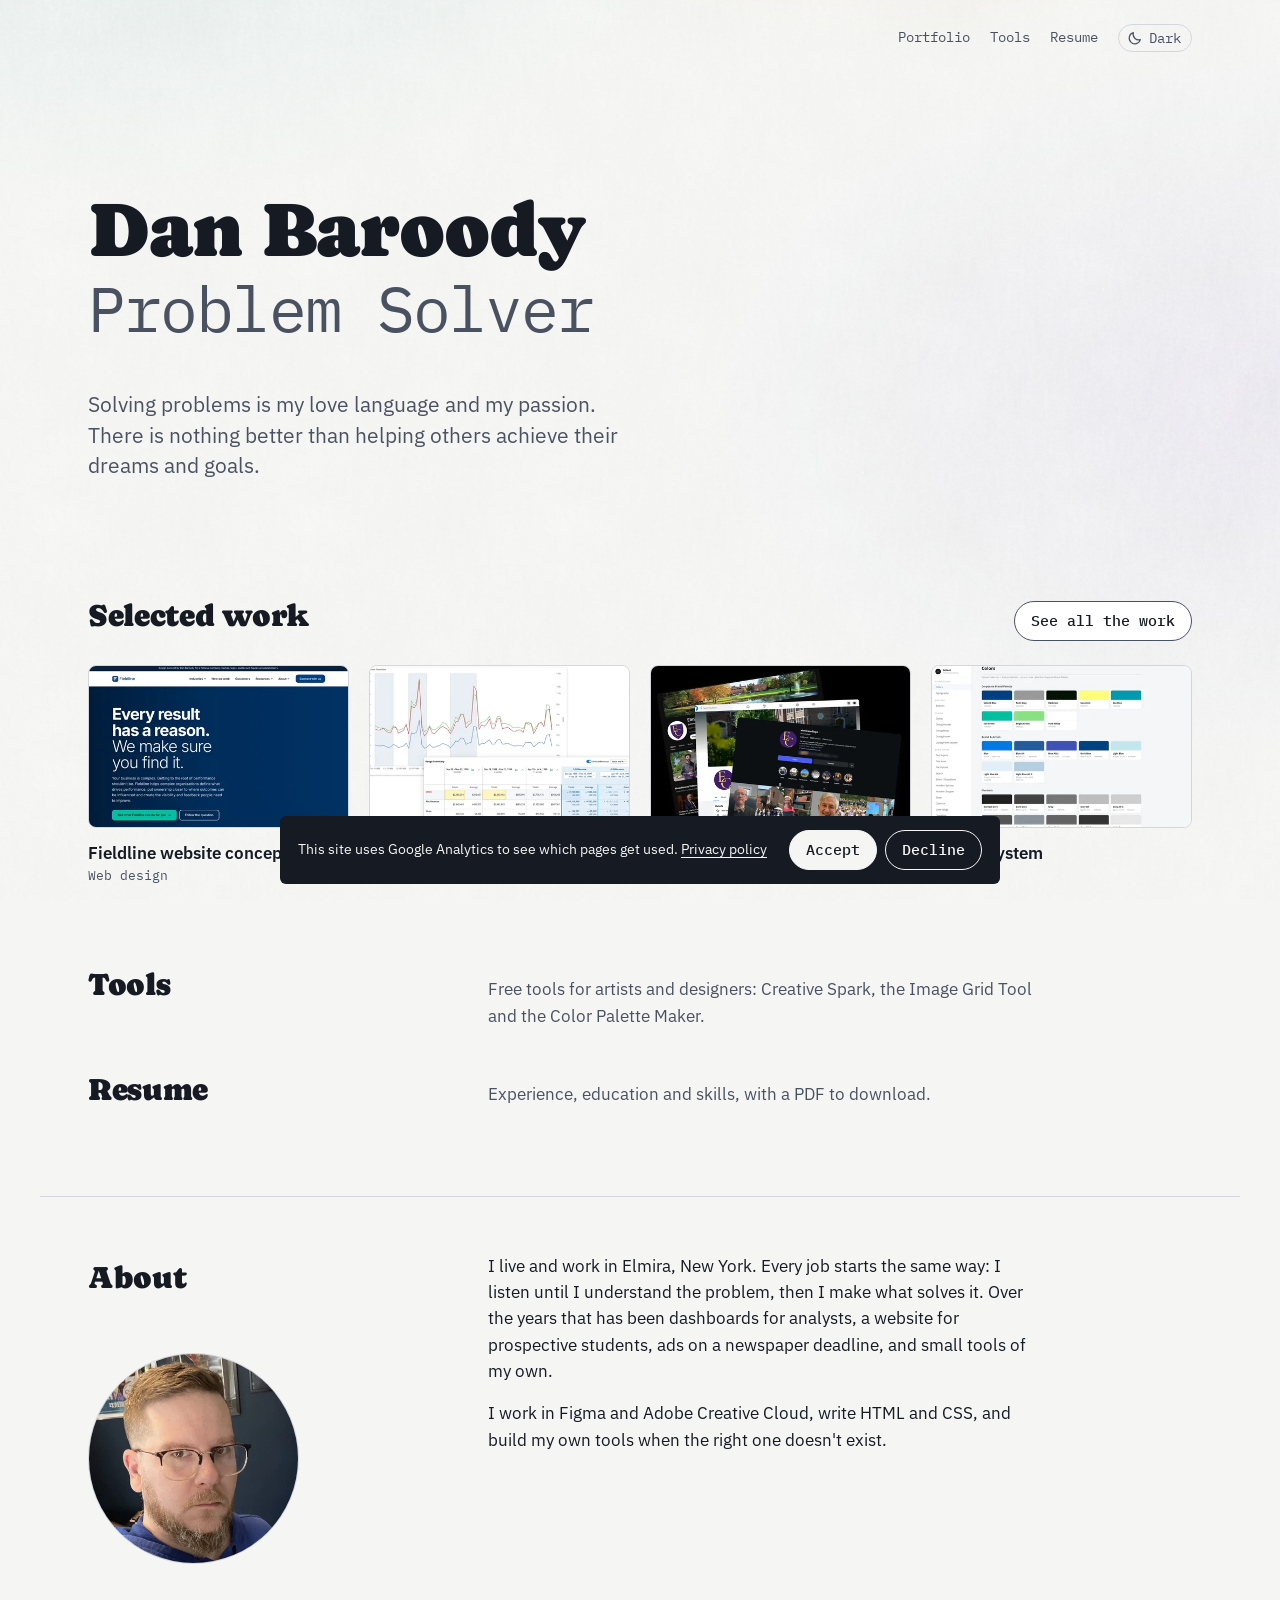
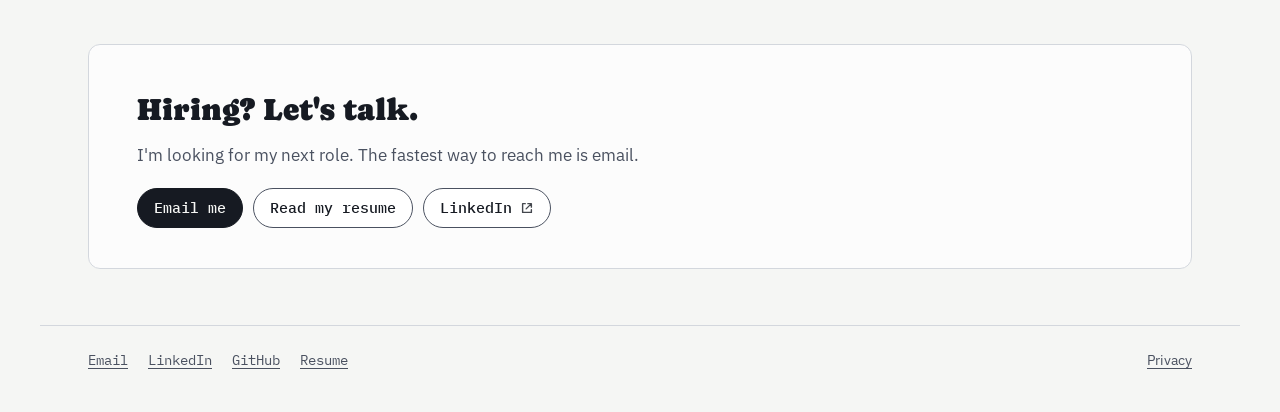
<file: index.html>
<!doctype html>
<html lang="en">
<head>
  <meta charset="utf-8">
  <meta name="viewport" content="width=device-width, initial-scale=1">
  <title>Dan Baroody, Problem Solver</title>
  <meta name="description" content="Dan Baroody, problem solver. Solving problems is his love language and his passion. Portfolio, tools and resume. Elmira, New York.">
  <link rel="icon" href="favicon.ico" sizes="any">
  <link rel="icon" href="favicon-32.png" type="image/png" sizes="32x32">
  <link rel="apple-touch-icon" href="apple-touch-icon.png">
  <meta property="og:type" content="website">
  <meta property="og:site_name" content="Dan Baroody">
  <meta property="og:title" content="Dan Baroody, Problem Solver">
  <meta property="og:description" content="Dan Baroody, problem solver. Solving problems is his love language and his passion. Portfolio, tools and resume. Elmira, New York.">
  <meta property="og:url" content="https://www.dodill.com/">
  <meta property="og:image" content="https://www.dodill.com/images/og.png">
  <meta property="og:image:width" content="1200">
  <meta property="og:image:height" content="630">
  <meta name="twitter:card" content="summary_large_image">
  <link rel="preload" href="fonts/caprasimo-latin-400-normal.woff2" as="font" type="font/woff2" crossorigin>
  <script>try{var t=localStorage.getItem('theme');if(t)document.documentElement.setAttribute('data-theme',t);}catch(e){}</script>
  <link rel="stylesheet" href="css/site.css">
  <script src="js/theme.js"></script>
  <script src="js/accordion.js" defer></script>
  <script src="js/modal.js" defer></script>
  <script src="js/sort.js" defer></script>
  <script src="js/analytics.js" data-privacy="privacy.html"></script>
</head>
<body class="page-home">
  <a class="skip" href="#content">Skip to content</a>

  <header class="wrap site-head site-head-home">
    <nav aria-label="Primary">
      <a class="nav-portfolio" href="portfolio/index.html">Portfolio</a>
      <a class="nav-tools" href="tools/index.html">Tools</a>
      <a class="nav-resume" href="resume/index.html">Resume</a>
      <button class="theme-toggle" type="button" aria-label="Switch theme">
        <svg class="icon-moon" viewBox="0 0 24 24" width="16" height="16" aria-hidden="true"><path d="M20 14.5A8.5 8.5 0 0 1 9.5 4a8.5 8.5 0 1 0 10.5 10.5Z" fill="none" stroke="currentColor" stroke-width="1.8" stroke-linejoin="round"/></svg>
        <svg class="icon-sun" viewBox="0 0 24 24" width="16" height="16" aria-hidden="true"><circle cx="12" cy="12" r="4" fill="none" stroke="currentColor" stroke-width="1.8"/><path d="M12 2.5v2.5M12 19v2.5M2.5 12H5M19 12h2.5M5.2 5.2l1.8 1.8M17 17l1.8 1.8M5.2 18.8 7 17M17 7l1.8-1.8" stroke="currentColor" stroke-width="1.8" stroke-linecap="round"/></svg>
        <span class="theme-word">Dark</span>
      </button>
    </nav>
  </header>

  <main id="content">
    <section class="wrap hero" id="hero">
      <h1>Dan Baroody <span class="title">Problem Solver</span></h1>
      <p class="lede">
        Solving problems is my love language and my passion. There is nothing better than helping others achieve their dreams and goals.
      </p>
    </section>

    <section class="wrap featured" aria-labelledby="featured-title">
      <div class="featured-head">
        <h2 class="section-title" id="featured-title">Selected work</h2>
        <a class="btn" href="portfolio/index.html">See all the work</a>
      </div>
      <ul class="work-grid">
        <li><a class="work-card" href="portfolio/index.html#fieldline">
          <img src="images/home/fieldline.webp" srcset="images/home/fieldline@2x.webp 2x" width="480" height="300" loading="lazy" alt="Fieldline website concept home page.">
          <span class="work-title">Fieldline website concept</span><span class="work-where">Web design</span>
        </a></li>
        <li><a class="work-card" href="portfolio/index.html#range-summary">
          <img src="images/home/range.webp" srcset="images/home/range@2x.webp 2x" width="480" height="300" loading="lazy" alt="Range Summary window comparing three date ranges.">
          <span class="work-title">Range Summary window</span><span class="work-where">Salient</span>
        </a></li>
        <li><a class="work-card" href="portfolio/index.html#social">
          <img src="images/home/social.webp" srcset="images/home/social@2x.webp 2x" width="480" height="300" loading="lazy" alt="Elmira College YouTube, Facebook and Instagram pages.">
          <span class="work-title">Social media from zero</span><span class="work-where">Elmira College</span>
        </a></li>
        <li><a class="work-card" href="portfolio/index.html#design-system">
          <img src="images/home/patterns.webp" srcset="images/home/patterns@2x.webp 2x" width="480" height="300" loading="lazy" alt="Pattern guide color page.">
          <span class="work-title">Design system</span><span class="work-where">Salient</span>
        </a></li>
      </ul>
    </section>

    <section class="wrap home-doors" aria-label="More">
      <ul class="doors">
        <li><a href="tools/index.html"><span class="door-name">Tools</span><span class="door-desc">Free tools for artists and designers: Creative Spark, the Image Grid Tool and the Color Palette Maker.</span></a></li>
        <li><a href="resume/index.html"><span class="door-name">Resume</span><span class="door-desc">Experience, education and skills, with a PDF to download.</span></a></li>
      </ul>
    </section>

    <section class="wrap about" id="about" aria-labelledby="about-title">
      <div class="about-side">
        <h2 class="section-title" id="about-title">About</h2>
        <img class="headshot" src="images/me/dan.webp" srcset="images/me/dan@2x.webp 2x" width="400" height="400" loading="lazy" alt="Dan Baroody">
      </div>
      <div>
        <p>I live and work in Elmira, New York. Every job starts the same way: I listen until I understand the problem, then I make what solves it. Over the years that has been dashboards for analysts, a website for prospective students, ads on a newspaper deadline, and small tools of my own.</p>
        <p>I work in Figma and Adobe Creative Cloud, write HTML and CSS, and build my own tools when the right one doesn't exist.</p>
      </div>
    </section>

    <section class="wrap cta" aria-labelledby="cta-title">
      <h2 id="cta-title">Hiring? Let's talk.</h2>
      <p>I'm looking for my next role. The fastest way to reach me is email.</p>
      <ul class="links">
        <li><a class="btn btn-primary" href="mailto:dabaroody@gmail.com">Email me</a></li>
        <li><a class="btn" href="resume/index.html">Read my resume</a></li>
        <li><a class="btn" href="https://www.linkedin.com/in/danbaroody" target="_blank" rel="noopener">LinkedIn <svg class="btn-ico" viewBox="0 0 16 16" width="14" height="14" aria-hidden="true"><path d="M6 3H3v10h10v-3M9 3h4v4M13 3L7 9" fill="none" stroke="currentColor" stroke-width="1.6" stroke-linecap="round" stroke-linejoin="round"/></svg><span class="visually-hidden"> (opens in a new tab)</span></a></li>
      </ul>
    </section>
  </main>

  <footer class="wrap site-foot">
    <ul class="foot-links">
      <li><a href="mailto:dabaroody@gmail.com">Email</a></li>
      <li><a href="https://www.linkedin.com/in/danbaroody" target="_blank" rel="noopener">LinkedIn</a></li>
      <li><a href="https://github.com/hazard224">GitHub</a></li>
      <li><a href="resume/index.html">Resume</a></li>
    </ul>
    <p><a href="privacy.html">Privacy</a></p>
  </footer>
  <script>
    (document.fonts ? document.fonts.ready : Promise.resolve()).then(function () {
      document.getElementById('hero').classList.add('ready');
    });
  </script>
</body>
</html>
</file>
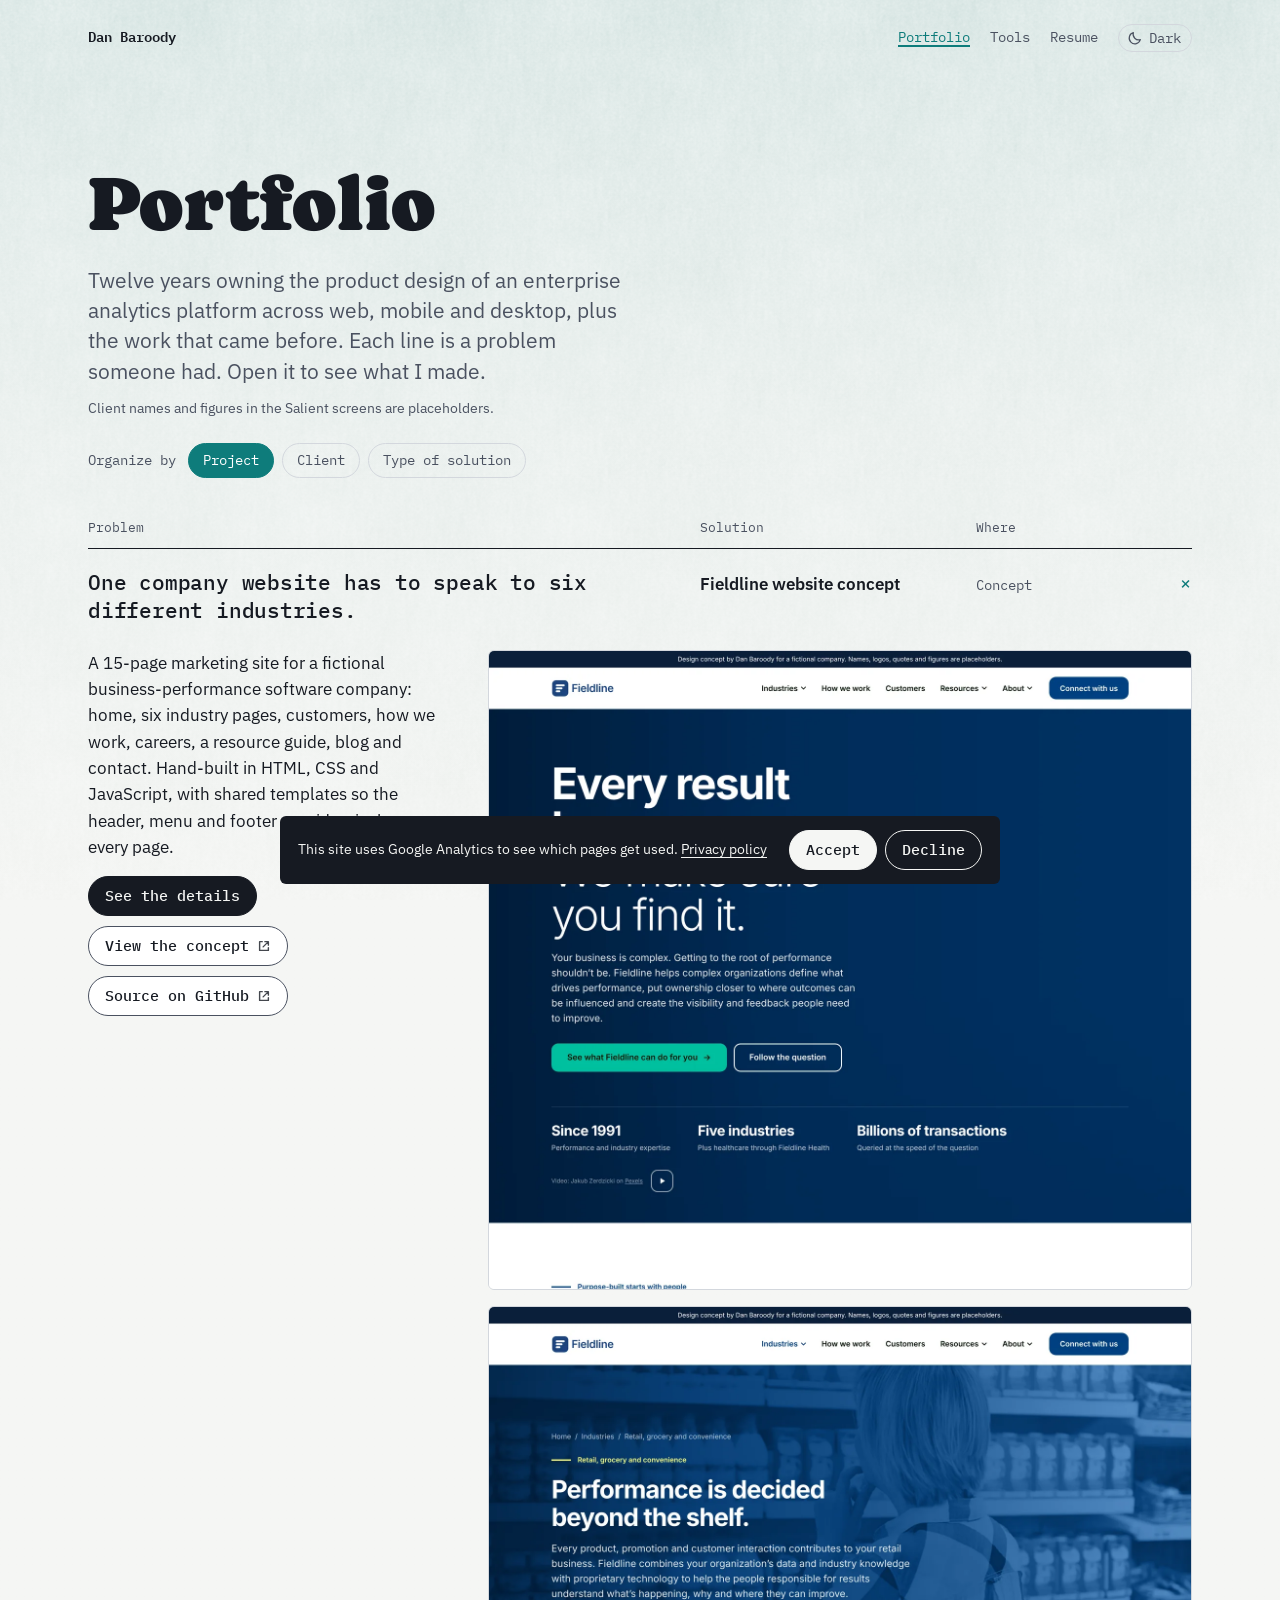
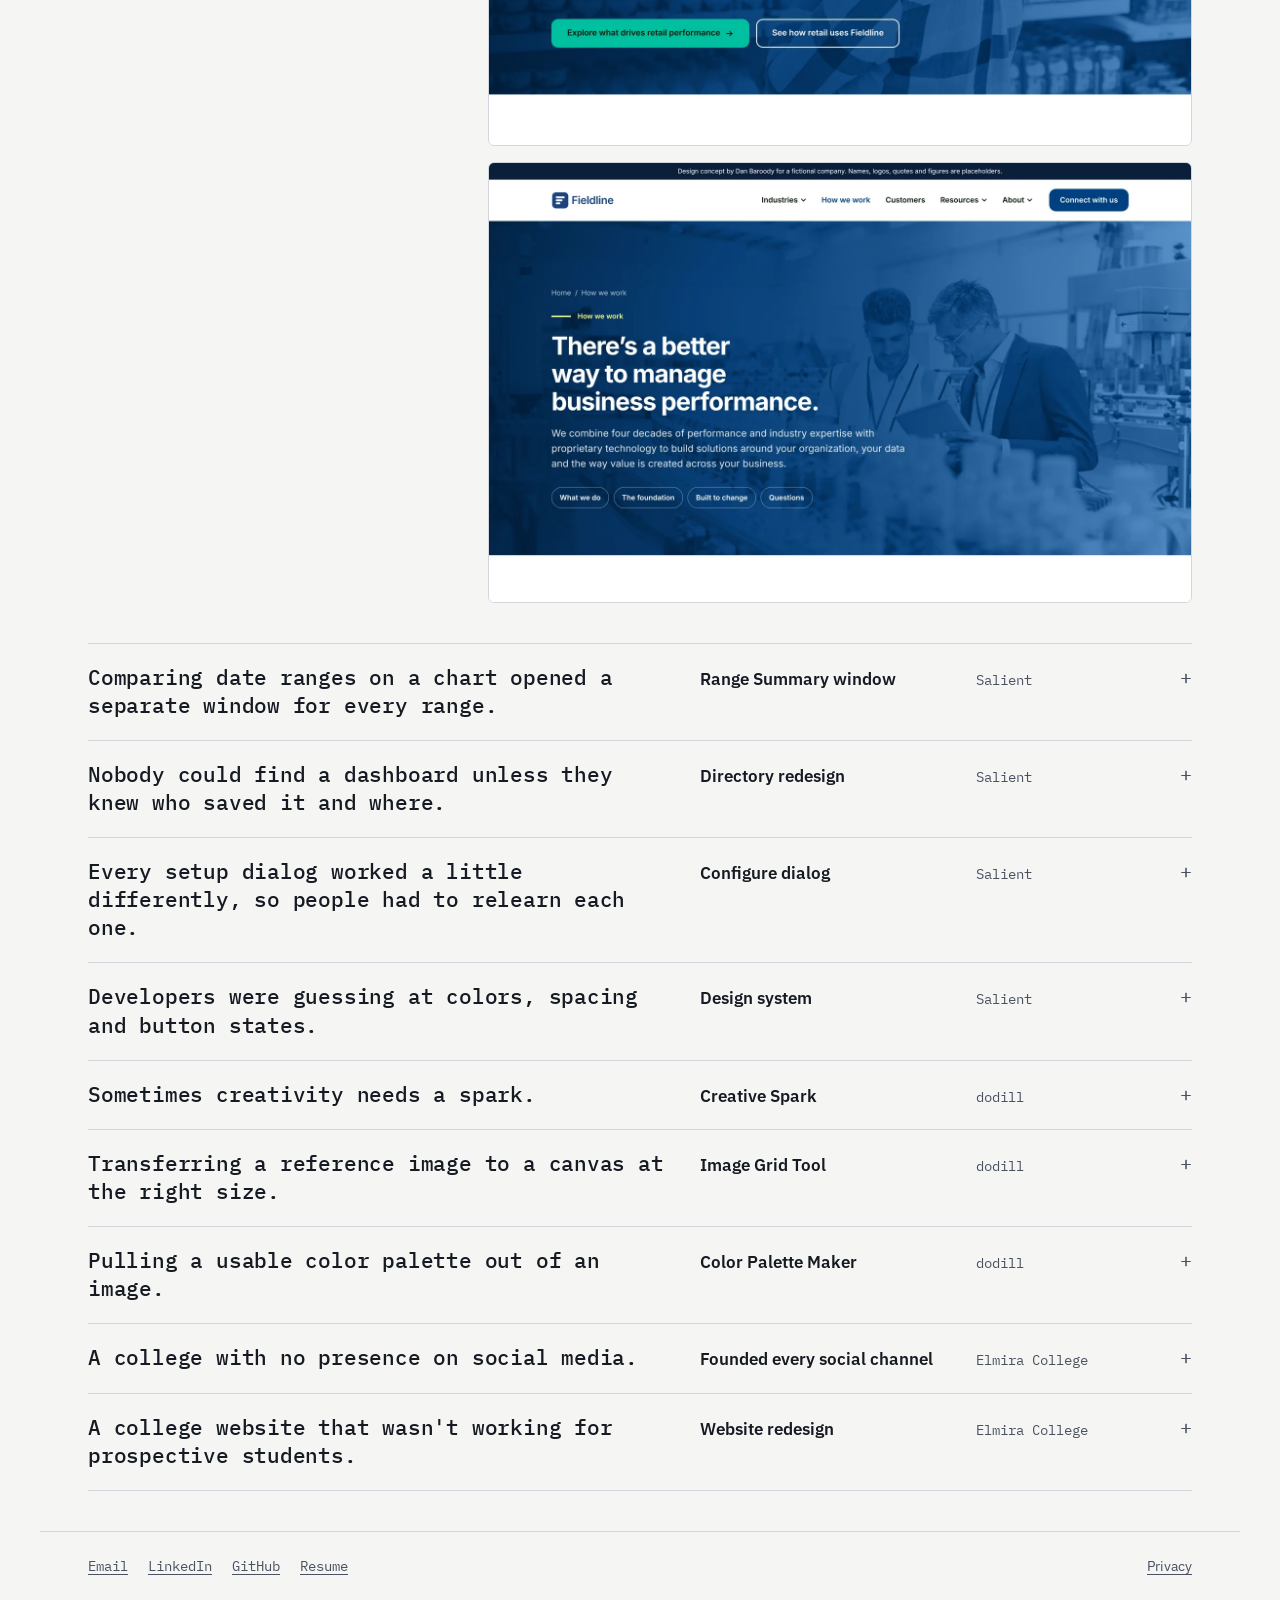
<file: portfolio/index.html>
<!doctype html>
<html lang="en">
<head>
  <meta charset="utf-8">
  <meta name="viewport" content="width=device-width, initial-scale=1">
  <title>Portfolio, Dan Baroody</title>
  <meta name="description" content="Problems people had, and what Dan Baroody made to solve each one.">
  <link rel="icon" href="../favicon.ico" sizes="any">
  <link rel="icon" href="../favicon-32.png" type="image/png" sizes="32x32">
  <link rel="apple-touch-icon" href="../apple-touch-icon.png">
  <meta property="og:type" content="website">
  <meta property="og:site_name" content="Dan Baroody">
  <meta property="og:title" content="Portfolio, Dan Baroody">
  <meta property="og:description" content="Problems people had, and what Dan Baroody made to solve each one.">
  <meta property="og:url" content="https://www.dodill.com/portfolio/">
  <meta property="og:image" content="https://www.dodill.com/images/og.png">
  <meta property="og:image:width" content="1200">
  <meta property="og:image:height" content="630">
  <meta name="twitter:card" content="summary_large_image">
  <link rel="preload" href="../fonts/caprasimo-latin-400-normal.woff2" as="font" type="font/woff2" crossorigin>
  <script>try{var t=localStorage.getItem('theme');if(t)document.documentElement.setAttribute('data-theme',t);}catch(e){}</script>
  <link rel="stylesheet" href="../css/site.css">
  <script src="../js/theme.js"></script>
  <script src="../js/accordion.js" defer></script>
  <script src="../js/modal.js" defer></script>
  <script src="../js/sort.js" defer></script>
  <script src="../js/analytics.js" data-privacy="../privacy.html"></script>
</head>
<body class="page-portfolio">
  <a class="skip" href="#content">Skip to content</a>

  <header class="wrap site-head">
    <a class="name" href="../index.html">Dan Baroody</a>
    <nav aria-label="Primary">
      <a class="nav-portfolio" href="../portfolio/index.html" aria-current="page">Portfolio</a>
      <a class="nav-tools" href="../tools/index.html">Tools</a>
      <a class="nav-resume" href="../resume/index.html">Resume</a>
      <button class="theme-toggle" type="button" aria-label="Switch theme">
        <svg class="icon-moon" viewBox="0 0 24 24" width="16" height="16" aria-hidden="true"><path d="M20 14.5A8.5 8.5 0 0 1 9.5 4a8.5 8.5 0 1 0 10.5 10.5Z" fill="none" stroke="currentColor" stroke-width="1.8" stroke-linejoin="round"/></svg>
        <svg class="icon-sun" viewBox="0 0 24 24" width="16" height="16" aria-hidden="true"><circle cx="12" cy="12" r="4" fill="none" stroke="currentColor" stroke-width="1.8"/><path d="M12 2.5v2.5M12 19v2.5M2.5 12H5M19 12h2.5M5.2 5.2l1.8 1.8M17 17l1.8 1.8M5.2 18.8 7 17M17 7l1.8-1.8" stroke="currentColor" stroke-width="1.8" stroke-linecap="round"/></svg>
        <span class="theme-word">Dark</span>
      </button>
    </nav>
  </header>

  <main id="content">
    <section class="wrap page-head">
      <h1>Portfolio</h1>
      <p>Twelve years owning the product design of an enterprise analytics platform across web, mobile and desktop, plus the work that came before. Each line is a problem someone had. Open it to see what I made.</p>
      <p class="note">Client names and figures in the Salient screens are placeholders.</p>
      <div class="sort" role="group" aria-label="Organize the work">
        <span class="sort-label">Organize by</span>
        <button type="button" data-sort="project" aria-pressed="true">Project</button>
        <button type="button" data-sort="client" aria-pressed="false">Client</button>
        <button type="button" data-sort="type" aria-pressed="false">Type of solution</button>
      </div>
    </section>

    <section class="wrap solutions" id="solutions" aria-label="Problems and solutions">
      <div class="fix-cols" aria-hidden="true">
        <span>Problem</span><span>Solution</span><span>Where</span>
      </div>
      <details class="fix" id="fieldline" data-client="Personal projects" data-type="Websites" open>
        <summary>
          <span class="fix-problem">One company website has to speak to six different industries.</span>
          <span class="fix-solution">Fieldline website concept</span>
          <span class="fix-where">Concept</span>
        </summary>
        <div class="fix-body">
          <div class="fix-text">
            <p>A 15-page marketing site for a fictional business-performance software company: home, six industry pages, customers, how we work, careers, a resource guide, blog and contact. Hand-built in HTML, CSS and JavaScript, with shared templates so the header, menu and footer stay identical on every page.</p>
            <ul class="links"><li><button type="button" class="btn btn-primary" data-modal="m-fieldline">See the details</button></li><li><a class="btn" href="https://hazard224.github.io/fieldline-concept/" target="_blank" rel="noopener">View the concept <svg class="btn-ico" viewBox="0 0 16 16" width="14" height="14" aria-hidden="true"><path d="M6 3H3v10h10v-3M9 3h4v4M13 3L7 9" fill="none" stroke="currentColor" stroke-width="1.6" stroke-linecap="round" stroke-linejoin="round"/></svg><span class="visually-hidden"> (opens in a new tab)</span></a></li><li><a class="btn" href="https://github.com/hazard224/fieldline-concept" target="_blank" rel="noopener">Source on GitHub <svg class="btn-ico" viewBox="0 0 16 16" width="14" height="14" aria-hidden="true"><path d="M6 3H3v10h10v-3M9 3h4v4M13 3L7 9" fill="none" stroke="currentColor" stroke-width="1.6" stroke-linecap="round" stroke-linejoin="round"/></svg><span class="visually-hidden"> (opens in a new tab)</span></a></li></ul>
          </div>
          <div class="fix-media"><div class="gallery"><figure class="shot tall"><img src="../images/concept-site/home.webp" srcset="../images/concept-site/home@2x.webp 2x" width="1440" height="2880" loading="lazy" alt="Fieldline home page: the headline Every result has a reason, we make sure you find it, followed by stats, partner logos and industry sections."></figure><figure class="shot"><img src="../images/concept-site/retail.webp" srcset="../images/concept-site/retail@2x.webp 2x" width="1440" height="900" loading="lazy" alt="Retail, grocery and convenience industry page with the headline Performance is decided beyond the shelf."></figure><figure class="shot"><img src="../images/concept-site/how-we-work.webp" srcset="../images/concept-site/how-we-work@2x.webp 2x" width="1440" height="900" loading="lazy" alt="How we work page with the headline There is a better way to manage business performance."></figure></div></div>
        </div>
      </details>
      <details class="fix" id="range-summary" data-client="Salient" data-type="Product design">
        <summary>
          <span class="fix-problem">Comparing date ranges on a chart opened a separate window for every range.</span>
          <span class="fix-solution">Range Summary window</span>
          <span class="fix-where">Salient</span>
        </summary>
        <div class="fix-body">
          <div class="fix-text">
            <p>One window now holds every range picked on a trend chart, side by side. Each range is shaded on the chart while the window is open, and a differences view does the math between them.</p>
            <ul class="links"><li><button type="button" class="btn btn-primary" data-modal="m-range-window">See the details</button></li></ul>
          </div>
          <div class="fix-media"><figure class="shot"><img src="../images/range-window/differences.webp" width="1593" height="904" loading="lazy" alt="Range Summary window over a trend chart: three shaded ranges on the chart and a table comparing COGS, net revenue and units across them, with two blue difference columns."></figure></div>
        </div>
      </details>
      <details class="fix" id="directory" data-client="Salient" data-type="Product design">
        <summary>
          <span class="fix-problem">Nobody could find a dashboard unless they knew who saved it and where.</span>
          <span class="fix-solution">Directory redesign</span>
          <span class="fix-where">Salient</span>
        </summary>
        <div class="fix-body">
          <div class="fix-text">
            <p>Search comes first. Bookmarks and dashboards are separated, and people choose how much detail each card shows.</p>
            <ul class="links"><li><button type="button" class="btn btn-primary" data-modal="m-directory">See the details</button></li><li><a class="btn" href="../mockups/directory-redesign.html" target="_blank" rel="noopener">Try the interactive mockup <svg class="btn-ico" viewBox="0 0 16 16" width="14" height="14" aria-hidden="true"><path d="M6 3H3v10h10v-3M9 3h4v4M13 3L7 9" fill="none" stroke="currentColor" stroke-width="1.6" stroke-linecap="round" stroke-linejoin="round"/></svg><span class="visually-hidden"> (opens in a new tab)</span></a></li></ul>
          </div>
          <div class="fix-media"><figure class="shot"><img src="../images/salient/directory.webp" srcset="../images/salient/directory@2x.webp 2x" width="1440" height="900" loading="lazy" alt="Directory dialog: folder tree on the left, search across the top, and a grid of dashboard and bookmark cards."></figure></div>
        </div>
      </details>
      <details class="fix" id="configure" data-client="Salient" data-type="Product design">
        <summary>
          <span class="fix-problem">Every setup dialog worked a little differently, so people had to relearn each one.</span>
          <span class="fix-solution">Configure dialog</span>
          <span class="fix-where">Salient</span>
        </summary>
        <div class="fix-body">
          <div class="fix-text">
            <p>Group by, measures, date ranges, filters and options in one dialog with one shared pattern: available on the left, selected on the right.</p>
            <ul class="links"><li><a class="btn" href="../mockups/configure-dialog.html" target="_blank" rel="noopener">Try the interactive mockup <svg class="btn-ico" viewBox="0 0 16 16" width="14" height="14" aria-hidden="true"><path d="M6 3H3v10h10v-3M9 3h4v4M13 3L7 9" fill="none" stroke="currentColor" stroke-width="1.6" stroke-linecap="round" stroke-linejoin="round"/></svg><span class="visually-hidden"> (opens in a new tab)</span></a></li></ul>
          </div>
          <div class="fix-media"><figure class="shot"><img src="../images/salient/configure-dialog.webp" srcset="../images/salient/configure-dialog@2x.webp 2x" width="960" height="660" loading="lazy" alt="Configure dialog with tabs for Group By, Measures, Date Ranges, Filters, Options and Summary, and available and selected lists side by side."></figure></div>
        </div>
      </details>
      <details class="fix" id="design-system" data-client="Salient" data-type="Design systems">
        <summary>
          <span class="fix-problem">Developers were guessing at colors, spacing and button states.</span>
          <span class="fix-solution">Design system</span>
          <span class="fix-where">Salient</span>
        </summary>
        <div class="fix-body">
          <div class="fix-text">
            <p>Color, type, buttons, form controls and a single-weight icon set, documented so new screens get built the same way every time.</p>
            <ul class="links"><li><a class="btn" href="../mockups/pattern-guide.html" target="_blank" rel="noopener">Browse the pattern guide <svg class="btn-ico" viewBox="0 0 16 16" width="14" height="14" aria-hidden="true"><path d="M6 3H3v10h10v-3M9 3h4v4M13 3L7 9" fill="none" stroke="currentColor" stroke-width="1.6" stroke-linecap="round" stroke-linejoin="round"/></svg><span class="visually-hidden"> (opens in a new tab)</span></a></li></ul>
          </div>
          <div class="fix-media"><div class="gallery mosaic"><figure class="shot"><img src="../images/pattern-guide/colors.webp" srcset="../images/pattern-guide/colors@2x.webp 2x" width="1440" height="900" loading="lazy" alt="Pattern guide, Colors: the corporate brand palette and the product color tokens with names and hex values."></figure><figure class="shot"><img src="../images/pattern-guide/buttons.webp" srcset="../images/pattern-guide/buttons@2x.webp 2x" width="1440" height="900" loading="lazy" alt="Pattern guide, Buttons: primary, add, secondary, danger and outline buttons with their specs."></figure><figure class="shot"><img src="../images/pattern-guide/dialog.webp" srcset="../images/pattern-guide/dialog@2x.webp 2x" width="1440" height="900" loading="lazy" alt="Pattern guide, Dialog: the shared dialog shell with its radius, border and shadow specs, and the dialog header."></figure><figure class="shot"><img src="../images/pattern-guide/data-grid.webp" srcset="../images/pattern-guide/data-grid@2x.webp 2x" width="1440" height="900" loading="lazy" alt="Pattern guide, Data Grid: header, row and cell value specs with a sample grid of periods and dates."></figure><figure class="shot"><img src="../images/pattern-guide/shuttle.webp" srcset="../images/pattern-guide/shuttle@2x.webp 2x" width="1440" height="900" loading="lazy" alt="Pattern guide, Shuttle Menu: an available tree on the left and selected items on the right."></figure></div></div>
        </div>
      </details>
      <details class="fix" id="creative-spark" data-client="dodill" data-type="Creative tools">
        <summary>
          <span class="fix-problem">Sometimes creativity needs a spark.</span>
          <span class="fix-solution">Creative Spark</span>
          <span class="fix-where">dodill</span>
        </summary>
        <div class="fix-body">
          <div class="fix-text">
            <p>Two random words, and a refresh button for more. Use them to start a story, a sketch, a poem or a conversation. The only rule is to make something that's yours.</p>
            <ul class="links"><li><a class="btn" href="https://www.dodill.com/Prompt-maker/creative-spark.html" target="_blank" rel="noopener">Try it <svg class="btn-ico" viewBox="0 0 16 16" width="14" height="14" aria-hidden="true"><path d="M6 3H3v10h10v-3M9 3h4v4M13 3L7 9" fill="none" stroke="currentColor" stroke-width="1.6" stroke-linecap="round" stroke-linejoin="round"/></svg><span class="visually-hidden"> (opens in a new tab)</span></a></li></ul>
          </div>
          <div class="fix-media"><figure class="shot"><img src="../images/dodill/creative-spark.webp" srcset="../images/dodill/creative-spark@2x.webp 2x" width="1440" height="900" loading="lazy" alt="Creative Spark: the words well-groomed and drawer in large white type on a purple background, with a refresh button below."></figure></div>
        </div>
      </details>
      <details class="fix" id="image-grid" data-client="dodill" data-type="Creative tools">
        <summary>
          <span class="fix-problem">Transferring a reference image to a canvas at the right size.</span>
          <span class="fix-solution">Image Grid Tool</span>
          <span class="fix-where">dodill</span>
        </summary>
        <div class="fix-body">
          <div class="fix-text">
            <p>Upload an image, set the canvas size in inches and DPI, position the image, then lay a grid over it with your own rows, columns, line color and weight. Save the result and print it.</p>
            <ul class="links"><li><a class="btn" href="https://www.dodill.com/Image-grid/image-grid.html" target="_blank" rel="noopener">Try it <svg class="btn-ico" viewBox="0 0 16 16" width="14" height="14" aria-hidden="true"><path d="M6 3H3v10h10v-3M9 3h4v4M13 3L7 9" fill="none" stroke="currentColor" stroke-width="1.6" stroke-linecap="round" stroke-linejoin="round"/></svg><span class="visually-hidden"> (opens in a new tab)</span></a></li></ul>
          </div>
          <div class="fix-media"><figure class="shot tall"><img src="../images/dodill/image-grid.webp" srcset="../images/dodill/image-grid@2x.webp 2x" width="1440" height="1662" loading="lazy" alt="Image Grid Tool: canvas, image size, position, grid layout and grid appearance controls above a photo of a produce market divided by a white four by five grid."></figure></div>
        </div>
      </details>
      <details class="fix" id="palette-maker" data-client="dodill" data-type="Creative tools">
        <summary>
          <span class="fix-problem">Pulling a usable color palette out of an image.</span>
          <span class="fix-solution">Color Palette Maker</span>
          <span class="fix-where">dodill</span>
        </summary>
        <div class="fix-body">
          <div class="fix-text">
            <p>Generate a palette at random or extract one from an uploaded image. Lock the colors you like, regenerate the rest, and export in HEX, RGB or HSL.</p>
            <ul class="links"><li><a class="btn" href="https://www.dodill.com/Color-palette/palette-maker.html" target="_blank" rel="noopener">Try it <svg class="btn-ico" viewBox="0 0 16 16" width="14" height="14" aria-hidden="true"><path d="M6 3H3v10h10v-3M9 3h4v4M13 3L7 9" fill="none" stroke="currentColor" stroke-width="1.6" stroke-linecap="round" stroke-linejoin="round"/></svg><span class="visually-hidden"> (opens in a new tab)</span></a></li></ul>
          </div>
          <div class="fix-media"><figure class="shot"><img src="../images/dodill/palette-maker.webp" srcset="../images/dodill/palette-maker@2x.webp 2x" width="1440" height="900" loading="lazy" alt="Color Palette Maker: a produce market photo beside five extracted swatches, from olive and mustard to peach, red and dark brown, each with HEX and RGB values."></figure></div>
        </div>
      </details>
      <details class="fix" id="social" data-client="Elmira College" data-type="Marketing and social">
        <summary>
          <span class="fix-problem">A college with no presence on social media.</span>
          <span class="fix-solution">Founded every social channel</span>
          <span class="fix-where">Elmira College</span>
        </summary>
        <div class="fix-body">
          <div class="fix-text">
            <p>Created the college's first Facebook, Twitter, YouTube and Instagram accounts. From there I developed new messaging and new ways to grow our reach, bringing in the community, lapsed alumni and new students through a mix of channels. The result was an increase in donations and in engagement across every audience.</p>
            
          </div>
          <div class="fix-media"><figure class="stack"><img src="../images/elmira/social-stack.webp" srcset="../images/elmira/social-stack@2x.webp 2x" width="944" height="738" loading="lazy" alt="Elmira College's YouTube, Facebook and Instagram pages, fanned out in a stack."></figure></div>
        </div>
      </details>
      <details class="fix" id="elmira-website" data-client="Elmira College" data-type="Websites">
        <summary>
          <span class="fix-problem">A college website that wasn't working for prospective students.</span>
          <span class="fix-solution">Website redesign</span>
          <span class="fix-where">Elmira College</span>
        </summary>
        <div class="fix-body">
          <div class="fix-text">
            <p>Led the full redesign of the college website. The new design focused on ease of use: finding what you came for in fewer clicks, with the most important parts of the college easier to see.</p>
            <ul class="links"><li><button type="button" class="btn btn-primary" data-modal="m-elmira-site">See the details</button></li></ul>
          </div>
          <div class="fix-media"><figure class="stack"><img src="../images/elmira/website-card.webp" srcset="../images/elmira/website-card@2x.webp 2x" width="690" height="540" loading="lazy" alt="The redesigned Elmira College home page: purple and gold navigation, a Summer Open House photo slider, and news and events below."></figure></div>
        </div>
      </details>
    </section>

    <dialog class="case" id="m-range-window" aria-labelledby="m-range-window-title">
      <div class="case-inner">
        <header class="case-head">
          <div>
            <p class="case-where">Salient, product design</p>
            <h2 id="m-range-window-title">Range Summary window</h2>
          </div>
          <button type="button" class="case-close" data-close aria-label="Close">
            <svg viewBox="0 0 24 24" width="20" height="20" aria-hidden="true"><path d="M6 6l12 12M18 6L6 18" stroke="currentColor" stroke-width="2" stroke-linecap="round"/></svg>
          </button>
        </header>

        <div class="carousel" data-carousel>
          <div class="carousel-track" tabindex="0" aria-label="Screenshots">
            <figure class="carousel-slide">
              <img src="../images/range-window/before.webp" width="1217" height="786" loading="lazy" alt="Before: a trend chart with three separate small windows, one per selected date range, stacked on top of each other.">
              <figcaption><strong>Before.</strong> Every range picked on the chart opened its own window. Three ranges meant three windows to drag around, with nothing on the chart showing which was which.</figcaption>
            </figure>
            <figure class="carousel-slide">
              <img src="../images/range-window/after.webp" width="1228" height="810" loading="lazy" alt="After: the same chart with three shaded ranges and a single Range Summary window listing all three side by side.">
              <figcaption><strong>After.</strong> One Range Summary window holds every range side by side, and each range is shaded on the chart while the window is open.</figcaption>
            </figure>
            <figure class="carousel-slide">
              <img src="../images/range-window/differences.webp" width="1593" height="904" loading="lazy" alt="Range Summary with Show differences turned on: two blue difference columns, and the two cells behind a hovered difference highlighted in yellow.">
              <figcaption><strong>Show differences.</strong> Turning it on adds later-minus-earlier comparisons in blue columns. Hovering a difference highlights the two cells it came from.</figcaption>
            </figure>
            <figure class="carousel-slide">
              <img src="../images/range-window/year-over-year.webp" width="1266" height="523" loading="lazy" alt="Range Summary with This, Last and % Change rows for each measure, plus difference columns that show percentage changes in points.">
              <figcaption><strong>Year over year.</strong> When each range has a comparison period, the window shows This, Last and % Change, and differences between percentages read in points.</figcaption>
            </figure>
          </div>
          <div class="carousel-controls">
            <button type="button" class="carousel-btn" data-prev aria-label="Previous screenshot">
              <svg viewBox="0 0 24 24" width="18" height="18" aria-hidden="true"><path d="M15 5l-7 7 7 7" fill="none" stroke="currentColor" stroke-width="2" stroke-linecap="round" stroke-linejoin="round"/></svg>
            </button>
            <span class="carousel-count" aria-live="polite"><span data-current>1</span> of <span data-total>4</span></span>
            <button type="button" class="carousel-btn" data-next aria-label="Next screenshot">
              <svg viewBox="0 0 24 24" width="18" height="18" aria-hidden="true"><path d="M9 5l7 7-7 7" fill="none" stroke="currentColor" stroke-width="2" stroke-linecap="round" stroke-linejoin="round"/></svg>
            </button>
          </div>
        </div>

        <div class="case-body">
          <section>
            <h3>The problem</h3>
            <p>Analysts pick date ranges on a trend chart to compare periods, like this fall against last winter. Each range opened its own floating window. Comparing three periods meant juggling three windows, reading numbers across them by eye, and doing the subtraction in your head. Windows could also stay open after their chart was gone.</p>
          </section>
          <section>
            <h3>What I made</h3>
            <ul>
              <li>All ranges live in one window, with a Swap view option to flip rows and columns.</li>
              <li>Selected ranges are shaded on the chart and update the moment one is added or removed.</li>
              <li>Show differences adds later-minus-earlier comparisons. Any pair can be chosen, swapped or removed, shown as values, percent change, or both, grouped at the end or beside each range.</li>
              <li>Differences read the way the source numbers do: same units, an up or down arrow, and percentage rows in points rather than a percent of a percent.</li>
              <li>When two ranges have different lengths, Totals differences are greyed out because they mostly reflect the length. Averages stay normal.</li>
              <li>Headers show readable dates, the comparison period and the range length, like "Dec 28, 1998 – Feb 21, 1999, 8 weeks".</li>
              <li>Everything works from the keyboard, with screen-reader labels built from the dates and no switch animation when reduced motion is on.</li>
              <li>The window closes with its chart every time, so no more orphaned windows.</li>
            </ul>
          </section>
        </div>
      </div>
    </dialog>

    <dialog class="case" id="m-elmira-site" aria-labelledby="m-elmira-site-title">
      <div class="case-inner">
        <header class="case-head">
          <div>
            <p class="case-where">Elmira College, web design</p>
            <h2 id="m-elmira-site-title">College website redesign</h2>
          </div>
          <button type="button" class="case-close" data-close aria-label="Close">
            <svg viewBox="0 0 24 24" width="20" height="20" aria-hidden="true"><path d="M6 6l12 12M18 6L6 18" stroke="currentColor" stroke-width="2" stroke-linecap="round"/></svg>
          </button>
        </header>

        <div class="carousel" data-carousel>
          <div class="carousel-track" tabindex="0" aria-label="Screenshots">
            <figure class="carousel-slide">
              <img src="../images/elmira-site/home.webp" width="1160" height="1197" loading="lazy" alt="Elmira College home page: purple top bar with Request Info, Visit EC and Enroll Now, gold main navigation, a Summer Open House photo slider, and News, Events and Virtual Tour links below.">
              <figcaption><strong>Home page.</strong> Calls to action sit at the top of every page. What's happening now, like open house dates, news and events, is right on the front page.</figcaption>
            </figure>
            <figure class="carousel-slide">
              <img src="../images/elmira-site/mega-menu.webp" width="1020" height="1000" loading="lazy" alt="The Admissions and Aid menu open, showing six columns: Visit, Apply, Connect With Us, Tuition and Financial Aid, Entering Students, and Share in a Tradition.">
              <figcaption><strong>Navigation.</strong> Each main section opens into a full menu grouped by what visitors are trying to do, so tours, applications, tuition and aid are one click from anywhere.</figcaption>
            </figure>
            <figure class="carousel-slide">
              <img src="../images/elmira-site/events.webp" width="990" height="863" loading="lazy" alt="Presidential Lecture Series page with a breadcrumb trail, a left-hand list of event series, and event listings with photos, dates and locations.">
              <figcaption><strong>Section pages.</strong> A breadcrumb trail and a section menu on the left keep visitors oriented, and events list the what, when and where up front.</figcaption>
            </figure>
          </div>
          <div class="carousel-controls">
            <button type="button" class="carousel-btn" data-prev aria-label="Previous screenshot">
              <svg viewBox="0 0 24 24" width="18" height="18" aria-hidden="true"><path d="M15 5l-7 7 7 7" fill="none" stroke="currentColor" stroke-width="2" stroke-linecap="round" stroke-linejoin="round"/></svg>
            </button>
            <span class="carousel-count" aria-live="polite"><span data-current>1</span> of <span data-total>3</span></span>
            <button type="button" class="carousel-btn" data-next aria-label="Next screenshot">
              <svg viewBox="0 0 24 24" width="18" height="18" aria-hidden="true"><path d="M9 5l7 7-7 7" fill="none" stroke="currentColor" stroke-width="2" stroke-linecap="round" stroke-linejoin="round"/></svg>
            </button>
          </div>
        </div>

        <div class="case-body">
          <section>
            <h3>The problem</h3>
            <p>Prospective students and their families came to the site with specific questions: how to visit, how to apply, what it costs. The answers were there, but they took too long to find, and the things that set the college apart were easy to miss.</p>
          </section>
          <section>
            <h3>What I made</h3>
            <ul>
              <li>A new design built around ease of use, so visitors find what they came for in fewer clicks.</li>
              <li>Menus grouped by what people are trying to do, like Visit, Apply, and Tuition and Financial Aid, instead of by how the college is organized.</li>
              <li>Calls to action like Apply and Visit pinned to the top of every page.</li>
              <li>Important parts of the college, like news, events, open houses and the virtual tour, given room on the home page.</li>
              <li>A consistent page layout with breadcrumbs and section menus, so visitors always know where they are.</li>
            </ul>
          </section>
        </div>
      </div>
    </dialog>

    <dialog class="case" id="m-fieldline" aria-labelledby="m-fieldline-title">
      <div class="case-inner">
        <header class="case-head">
          <div>
            <p class="case-where">Personal project, web design</p>
            <h2 id="m-fieldline-title">Fieldline website concept</h2>
          </div>
          <button type="button" class="case-close" data-close aria-label="Close">
            <svg viewBox="0 0 24 24" width="20" height="20" aria-hidden="true"><path d="M6 6l12 12M18 6L6 18" stroke="currentColor" stroke-width="2" stroke-linecap="round"/></svg>
          </button>
        </header>

        <div class="carousel" data-carousel>
          <div class="carousel-track" tabindex="0" aria-label="Screenshots">
            <figure class="carousel-slide">
              <img src="../images/concept-site/home-hero.webp" width="2880" height="1800" loading="lazy" alt="Fieldline home page hero: Every result has a reason, we make sure you find it, with three proof points below.">
              <figcaption><strong>Home page.</strong> A bold headline with three proof points right under it, so the value is clear before the first scroll.</figcaption>
            </figure>
            <figure class="carousel-slide">
              <img src="../images/concept-site/home-logos.webp" width="2880" height="1800" loading="lazy" alt="Fieldline home page further down: a section on performance visibility and a wall of partner logos.">
              <figcaption><strong>Proof.</strong> A short point of view, then a wall of partner logos. Every logo here is a placeholder for a fictional customer.</figcaption>
            </figure>
            <figure class="carousel-slide">
              <img src="../images/concept-site/retail@2x.webp" width="2880" height="1800" loading="lazy" alt="Retail, grocery and convenience industry page hero.">
              <figcaption><strong>Industry pages.</strong> Each of the six industries gets its own page with a headline written for that audience.</figcaption>
            </figure>
            <figure class="carousel-slide">
              <img src="../images/concept-site/how-we-work@2x.webp" width="2880" height="1800" loading="lazy" alt="How we work page hero.">
              <figcaption><strong>How we work.</strong> The approach explained in plain language, without product jargon.</figcaption>
            </figure>
          </div>
          <div class="carousel-controls">
            <button type="button" class="carousel-btn" data-prev aria-label="Previous screenshot">
              <svg viewBox="0 0 24 24" width="18" height="18" aria-hidden="true"><path d="M15 5l-7 7 7 7" fill="none" stroke="currentColor" stroke-width="2" stroke-linecap="round" stroke-linejoin="round"/></svg>
            </button>
            <span class="carousel-count" aria-live="polite"><span data-current>1</span> of <span data-total>4</span></span>
            <button type="button" class="carousel-btn" data-next aria-label="Next screenshot">
              <svg viewBox="0 0 24 24" width="18" height="18" aria-hidden="true"><path d="M9 5l7 7-7 7" fill="none" stroke="currentColor" stroke-width="2" stroke-linecap="round" stroke-linejoin="round"/></svg>
            </button>
          </div>
        </div>

        <div class="case-body">
          <section>
            <h3>The problem</h3>
            <p>A software company sells to six very different industries, from grocery chains to beverage distributors to healthcare. One website has to make sense to all of them without turning into a generic brochure.</p>
            <p class="case-actions"><a class="btn" href="https://hazard224.github.io/fieldline-concept/" target="_blank" rel="noopener">View the concept <svg class="btn-ico" viewBox="0 0 16 16" width="14" height="14" aria-hidden="true"><path d="M6 3H3v10h10v-3M9 3h4v4M13 3L7 9" fill="none" stroke="currentColor" stroke-width="1.6" stroke-linecap="round" stroke-linejoin="round"/></svg><span class="visually-hidden"> (opens in a new tab)</span></a></p>
          </section>
          <section>
            <h3>What I made</h3>
            <ul>
              <li>15 pages: home, an industries overview, six industry pages, customers, how we work, about, careers, a resource guide, blog, events and contact.</li>
              <li>A shared mega menu, header and footer generated from templates, so every page stays consistent and new pages are quick to add.</li>
              <li>Industry pages that lead with each audience's own problem before talking about the product.</li>
              <li>Hand-built in HTML, CSS and JavaScript with no framework, responsive down to phones.</li>
              <li>Names, logos, people and figures are all placeholders for a fictional company.</li>
            </ul>
          </section>
        </div>
      </div>
    </dialog>

    <dialog class="case" id="m-directory" aria-labelledby="m-directory-title">
      <div class="case-inner">
        <header class="case-head">
          <div>
            <p class="case-where">Salient, product design</p>
            <h2 id="m-directory-title">Directory redesign</h2>
          </div>
          <button type="button" class="case-close" data-close aria-label="Close">
            <svg viewBox="0 0 24 24" width="20" height="20" aria-hidden="true"><path d="M6 6l12 12M18 6L6 18" stroke="currentColor" stroke-width="2" stroke-linecap="round"/></svg>
          </button>
        </header>

        <div class="carousel" data-carousel>
          <div class="carousel-track" tabindex="0" aria-label="Screenshots">
            <figure class="carousel-slide">
              <img src="../images/directory/grid.webp" width="2532" height="1544" loading="lazy" alt="Directory dialog in grid view: search across the top, a folder tree on the left, and dashboard and bookmark cards.">
              <figcaption><strong>Grid view.</strong> Search sits on top, folders on the left, and every dashboard and bookmark is a card with a short description.</figcaption>
            </figure>
            <figure class="carousel-slide">
              <img src="../images/directory/detailed.webp" width="2532" height="1544" loading="lazy" alt="Directory dialog in detailed density, with tags on each card.">
              <figcaption><strong>Detailed cards.</strong> A density switch lets people choose how much each card shows, from compact to detailed with tags.</figcaption>
            </figure>
            <figure class="carousel-slide">
              <img src="../images/directory/list.webp" width="2532" height="1544" loading="lazy" alt="Directory dialog in list view with tags, type and date on each row.">
              <figcaption><strong>List view.</strong> The same items as a scannable list for people who know what they are looking for.</figcaption>
            </figure>
          </div>
          <div class="carousel-controls">
            <button type="button" class="carousel-btn" data-prev aria-label="Previous screenshot">
              <svg viewBox="0 0 24 24" width="18" height="18" aria-hidden="true"><path d="M15 5l-7 7 7 7" fill="none" stroke="currentColor" stroke-width="2" stroke-linecap="round" stroke-linejoin="round"/></svg>
            </button>
            <span class="carousel-count" aria-live="polite"><span data-current>1</span> of <span data-total>3</span></span>
            <button type="button" class="carousel-btn" data-next aria-label="Next screenshot">
              <svg viewBox="0 0 24 24" width="18" height="18" aria-hidden="true"><path d="M9 5l7 7-7 7" fill="none" stroke="currentColor" stroke-width="2" stroke-linecap="round" stroke-linejoin="round"/></svg>
            </button>
          </div>
        </div>

        <div class="case-body">
          <section>
            <h3>The problem</h3>
            <p>Finding a dashboard meant knowing who saved it and which folder they used. Bookmarks and dashboards were mixed together, and there was no good way to search.</p>
            <p class="case-actions"><a class="btn" href="../mockups/directory-redesign.html" target="_blank" rel="noopener">Try the interactive mockup <svg class="btn-ico" viewBox="0 0 16 16" width="14" height="14" aria-hidden="true"><path d="M6 3H3v10h10v-3M9 3h4v4M13 3L7 9" fill="none" stroke="currentColor" stroke-width="1.6" stroke-linecap="round" stroke-linejoin="round"/></svg><span class="visually-hidden"> (opens in a new tab)</span></a></p>
          </section>
          <section>
            <h3>What I made</h3>
            <ul>
              <li>Search first, across names, tags and descriptions.</li>
              <li>Filters to show everything, only dashboards or only bookmarks.</li>
              <li>Recent, Favorites and Featured at the top of the folder tree.</li>
              <li>Grid and list views, and three densities from compact to detailed.</li>
              <li>A clickable mockup used to gather feedback from the team.</li>
            </ul>
          </section>
        </div>
      </div>
    </dialog>

  </main>

  <footer class="wrap site-foot">
    <ul class="foot-links">
      <li><a href="mailto:dabaroody@gmail.com">Email</a></li>
      <li><a href="https://www.linkedin.com/in/danbaroody" target="_blank" rel="noopener">LinkedIn</a></li>
      <li><a href="https://github.com/hazard224">GitHub</a></li>
      <li><a href="../resume/index.html">Resume</a></li>
    </ul>
    <p><a href="../privacy.html">Privacy</a></p>
  </footer>
</body>
</html>
</file>
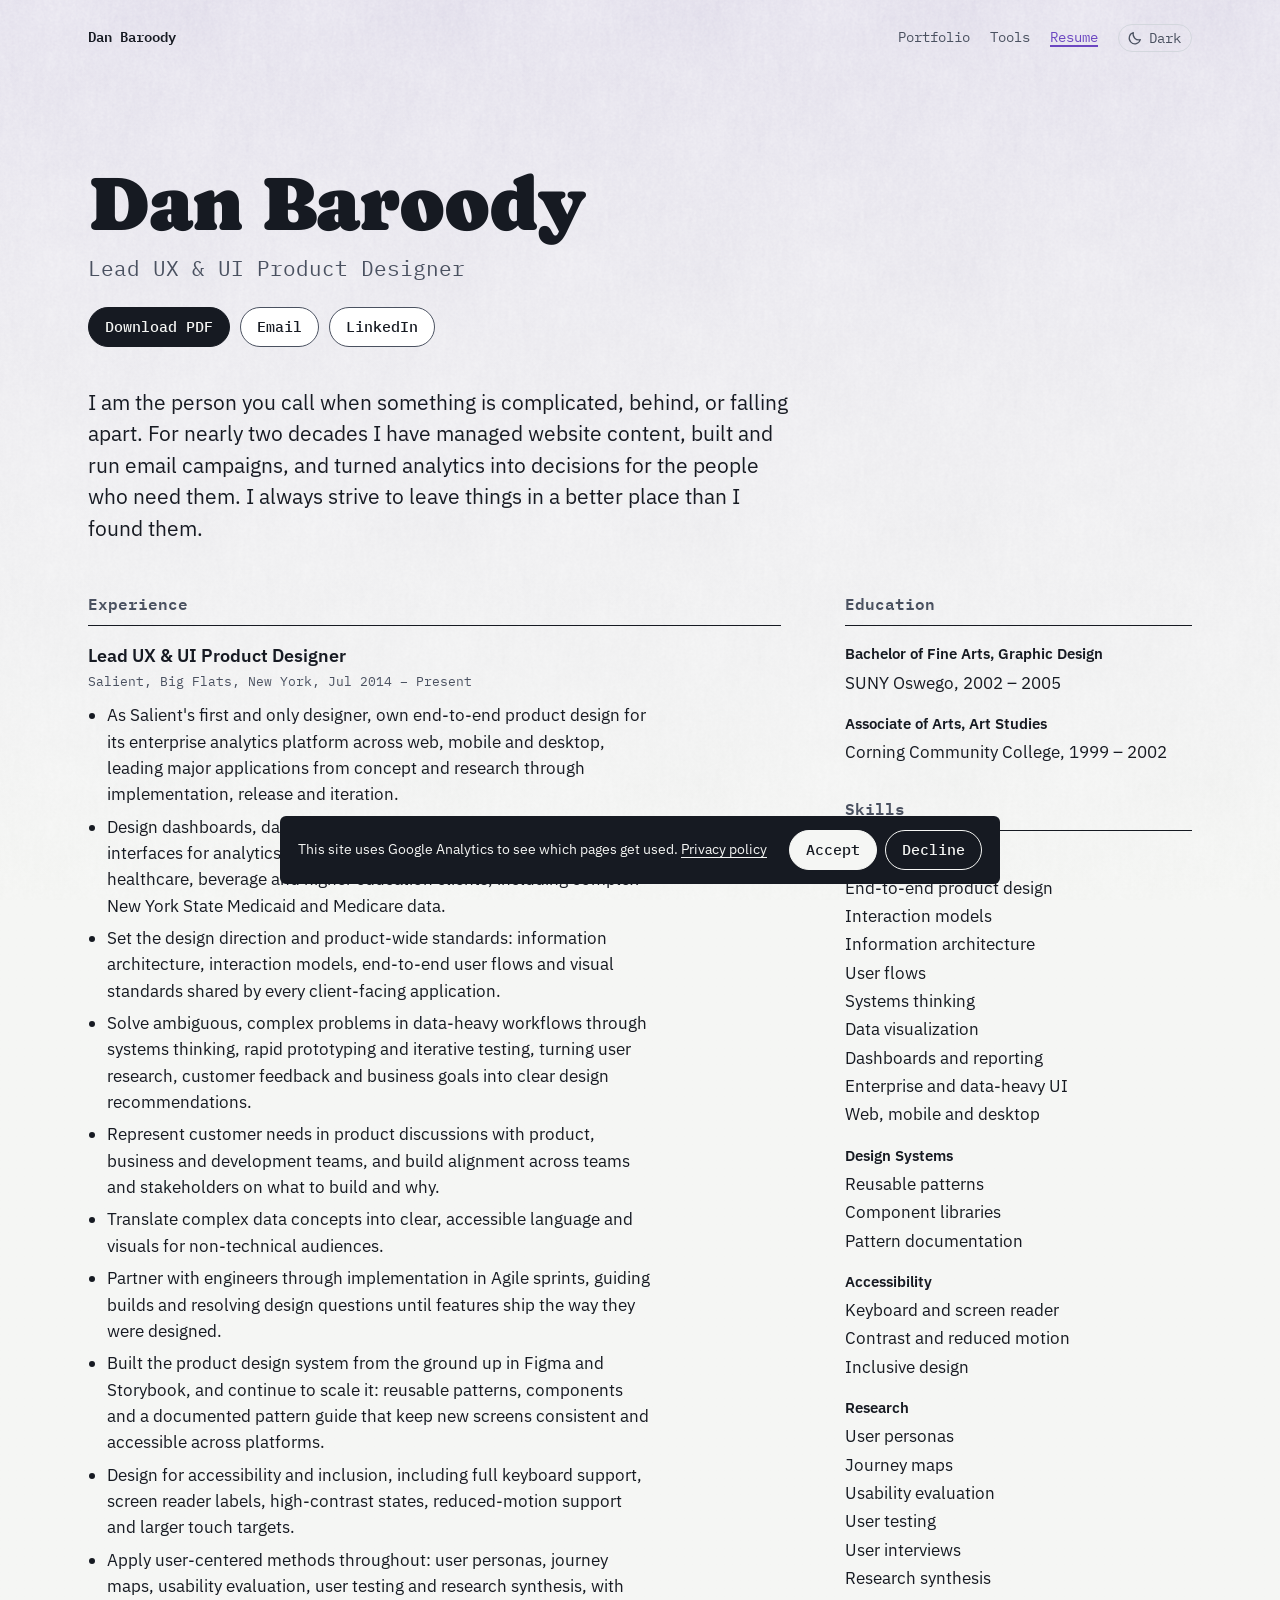
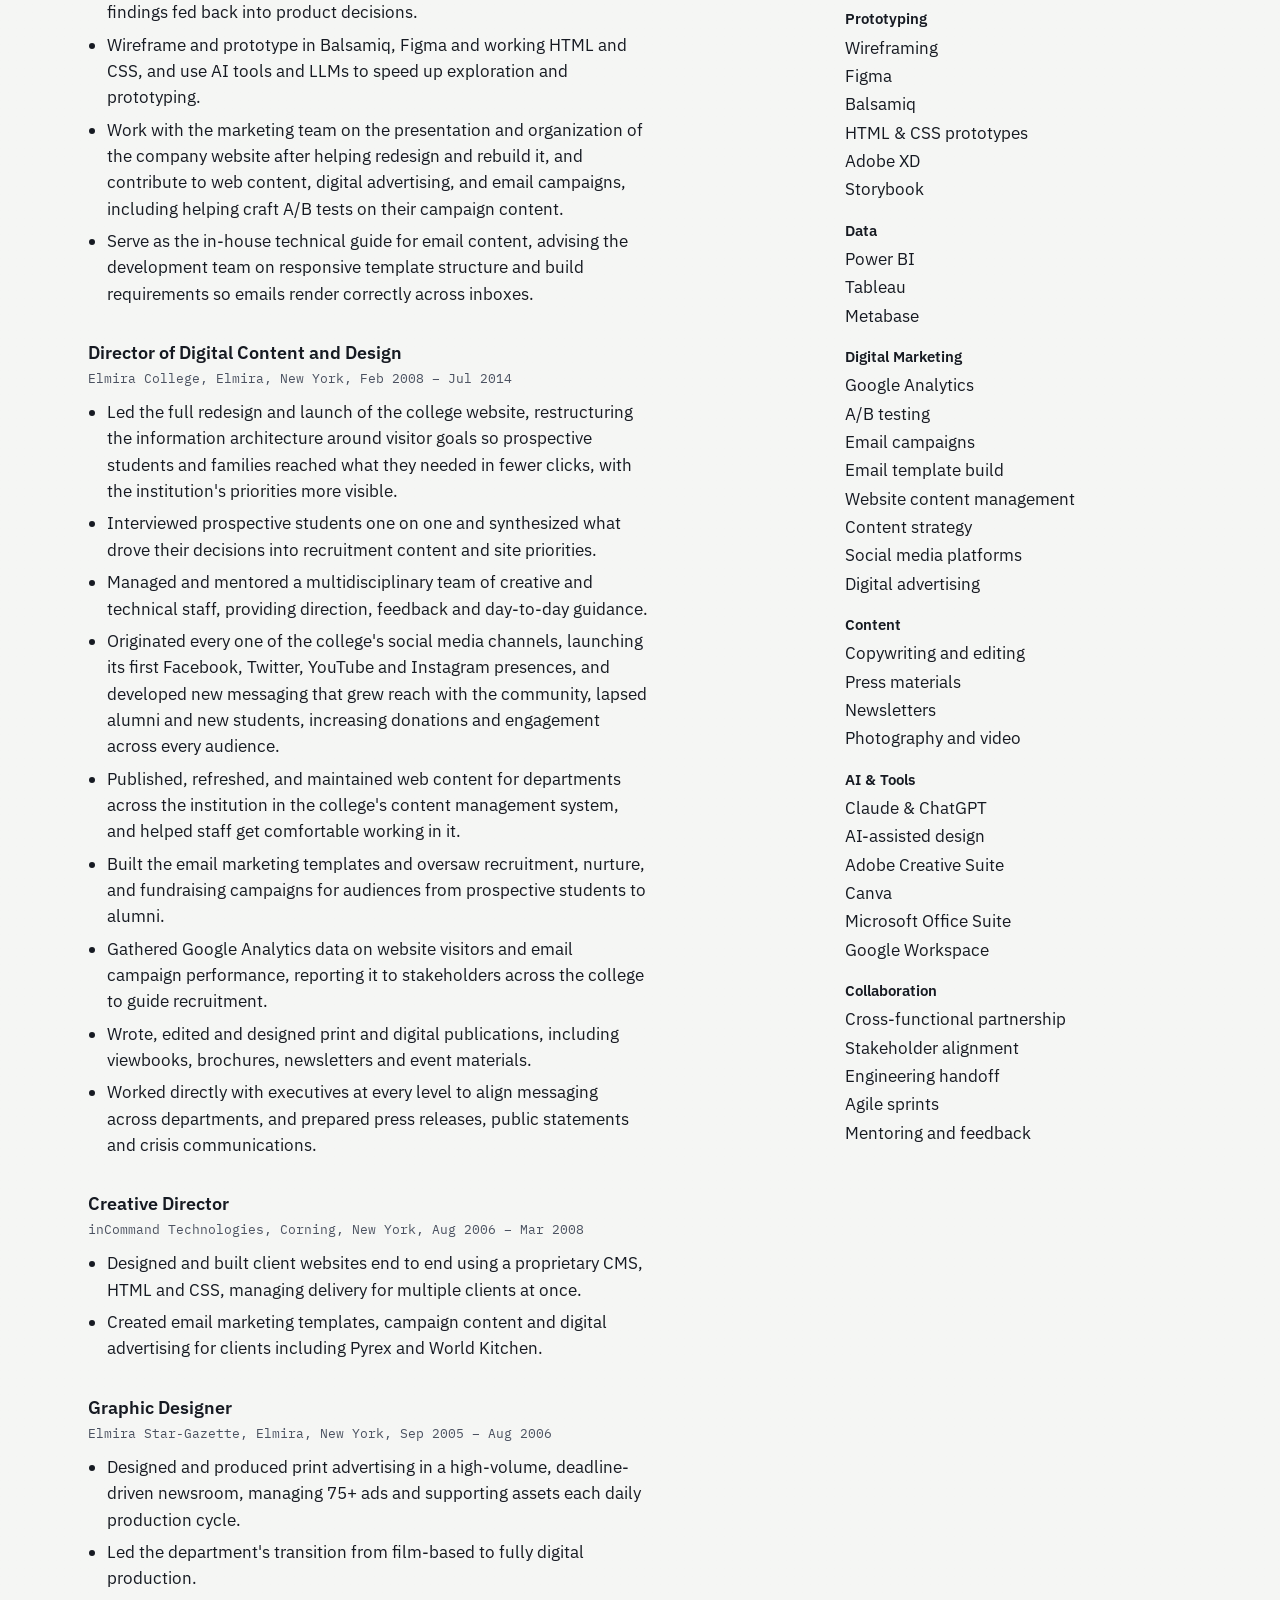
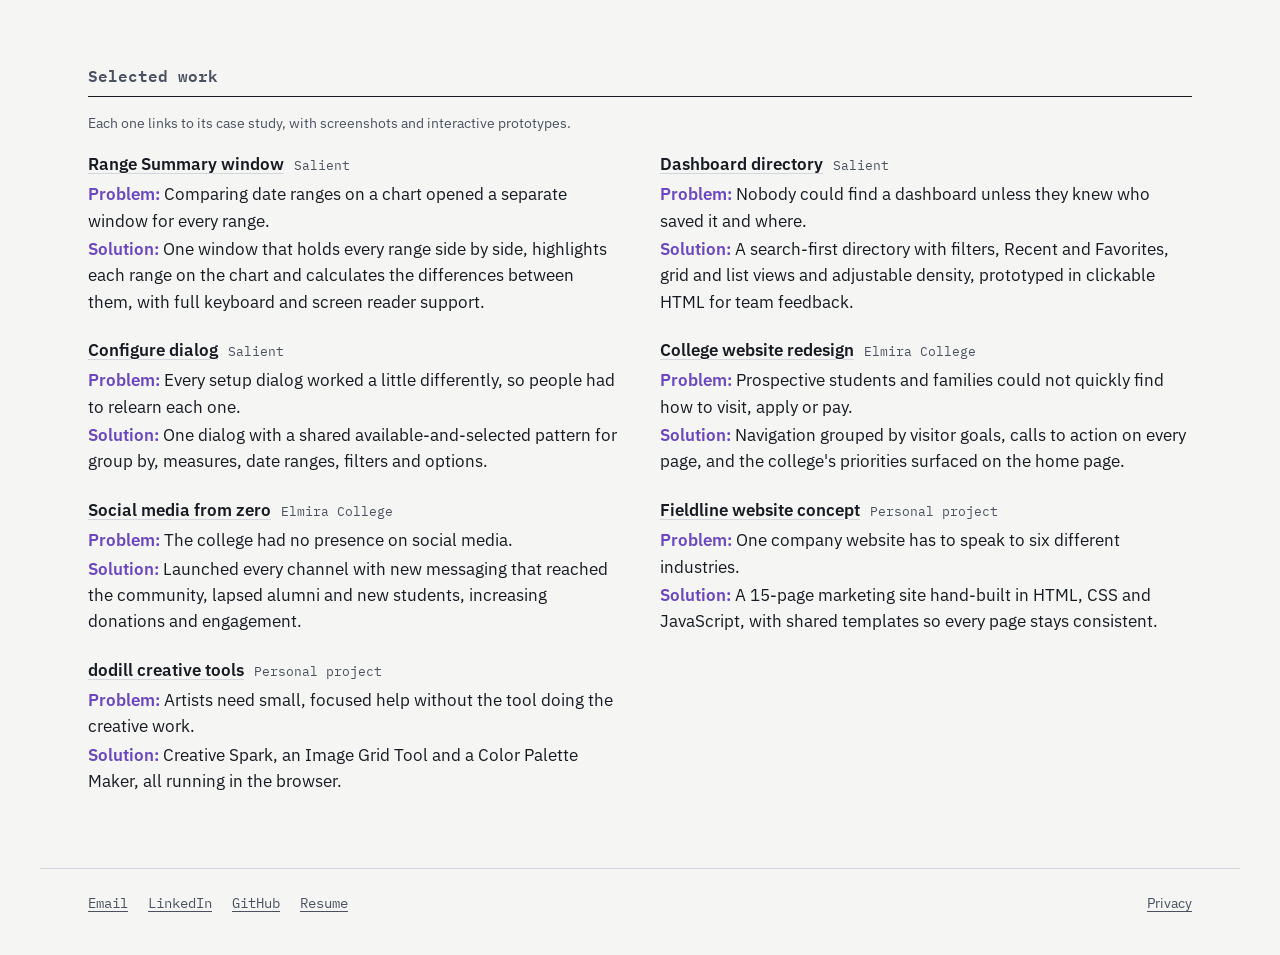
<file: resume/index.html>
<!doctype html>
<html lang="en">
<head>
  <meta charset="utf-8">
  <meta name="viewport" content="width=device-width, initial-scale=1">
  <title>Resume, Dan Baroody</title>
  <meta name="description" content="Resume of Dan Baroody, Lead UX and UI Product Designer: end-to-end product design across web, mobile and desktop, design systems, accessibility and research. Elmira, New York.">
  <link rel="icon" href="../favicon.ico" sizes="any">
  <link rel="icon" href="../favicon-32.png" type="image/png" sizes="32x32">
  <link rel="apple-touch-icon" href="../apple-touch-icon.png">
  <meta property="og:type" content="website">
  <meta property="og:site_name" content="Dan Baroody">
  <meta property="og:title" content="Resume, Dan Baroody">
  <meta property="og:description" content="Resume of Dan Baroody, Lead UX and UI Product Designer: end-to-end product design across web, mobile and desktop, design systems, accessibility and research. Elmira, New York.">
  <meta property="og:url" content="https://www.dodill.com/resume/">
  <meta property="og:image" content="https://www.dodill.com/images/og.png">
  <meta property="og:image:width" content="1200">
  <meta property="og:image:height" content="630">
  <meta name="twitter:card" content="summary_large_image">
  <link rel="preload" href="../fonts/caprasimo-latin-400-normal.woff2" as="font" type="font/woff2" crossorigin>
  <script>try{var t=localStorage.getItem('theme');if(t)document.documentElement.setAttribute('data-theme',t);}catch(e){}</script>
  <link rel="stylesheet" href="../css/site.css">
  <script src="../js/theme.js"></script>
  <script src="../js/accordion.js" defer></script>
  <script src="../js/modal.js" defer></script>
  <script src="../js/sort.js" defer></script>
  <script src="../js/analytics.js" data-privacy="../privacy.html"></script>
</head>
<body class="page-resume">
  <a class="skip" href="#content">Skip to content</a>

  <header class="wrap site-head">
    <a class="name" href="../index.html">Dan Baroody</a>
    <nav aria-label="Primary">
      <a class="nav-portfolio" href="../portfolio/index.html">Portfolio</a>
      <a class="nav-tools" href="../tools/index.html">Tools</a>
      <a class="nav-resume" href="../resume/index.html" aria-current="page">Resume</a>
      <button class="theme-toggle" type="button" aria-label="Switch theme">
        <svg class="icon-moon" viewBox="0 0 24 24" width="16" height="16" aria-hidden="true"><path d="M20 14.5A8.5 8.5 0 0 1 9.5 4a8.5 8.5 0 1 0 10.5 10.5Z" fill="none" stroke="currentColor" stroke-width="1.8" stroke-linejoin="round"/></svg>
        <svg class="icon-sun" viewBox="0 0 24 24" width="16" height="16" aria-hidden="true"><circle cx="12" cy="12" r="4" fill="none" stroke="currentColor" stroke-width="1.8"/><path d="M12 2.5v2.5M12 19v2.5M2.5 12H5M19 12h2.5M5.2 5.2l1.8 1.8M17 17l1.8 1.8M5.2 18.8 7 17M17 7l1.8-1.8" stroke="currentColor" stroke-width="1.8" stroke-linecap="round"/></svg>
        <span class="theme-word">Dark</span>
      </button>
    </nav>
  </header>

  <main id="content">
    <section class="wrap page-head">
      <h1>Dan Baroody</h1>
      <p class="resume-title">Lead UX &amp; UI Product Designer</p>
      <p class="print-contact">Elmira, New York &nbsp; dabaroody@gmail.com &nbsp; linkedin.com/in/danbaroody &nbsp; www.dodill.com</p>
      <ul class="resume-actions">
        <li><a class="btn btn-primary" href="Dan-Baroody-Resume.pdf" download>Download PDF</a></li>
        <li><a class="btn" href="mailto:dabaroody@gmail.com">Email</a></li>
        <li><a class="btn" href="https://www.linkedin.com/in/danbaroody" target="_blank" rel="noopener">LinkedIn</a></li>
      </ul>
    </section>

    <section class="wrap resume">
      <p class="resume-summary">I am the person you call when something is complicated, behind, or falling apart. For nearly two decades I have managed website content, built and run email campaigns, and turned analytics into decisions for the people who need them. I always strive to leave things in a better place than I found them.</p>
      <div class="resume-grid">
        <div>
          <h2>Experience</h2>
        <div class="job">
          <h3>Lead UX &amp; UI Product Designer</h3>
          <p class="meta">Salient, Big Flats, New York, Jul 2014 – Present</p>
          <ul>
            <li>As Salient's first and only designer, own end-to-end product design for its enterprise analytics platform across web, mobile and desktop, leading major applications from concept and research through implementation, release and iteration.</li>
            <li>Design dashboards, data visualization, data tables and reporting interfaces for analytics-focused, data-intensive applications serving healthcare, beverage and higher education clients, including complex New York State Medicaid and Medicare data.</li>
            <li>Set the design direction and product-wide standards: information architecture, interaction models, end-to-end user flows and visual standards shared by every client-facing application.</li>
            <li>Solve ambiguous, complex problems in data-heavy workflows through systems thinking, rapid prototyping and iterative testing, turning user research, customer feedback and business goals into clear design recommendations.</li>
            <li>Represent customer needs in product discussions with product, business and development teams, and build alignment across teams and stakeholders on what to build and why.</li>
            <li>Translate complex data concepts into clear, accessible language and visuals for non-technical audiences.</li>
            <li>Partner with engineers through implementation in Agile sprints, guiding builds and resolving design questions until features ship the way they were designed.</li>
            <li>Built the product design system from the ground up in Figma and Storybook, and continue to scale it: reusable patterns, components and a documented pattern guide that keep new screens consistent and accessible across platforms.</li>
            <li>Design for accessibility and inclusion, including full keyboard support, screen reader labels, high-contrast states, reduced-motion support and larger touch targets.</li>
            <li>Apply user-centered methods throughout: user personas, journey maps, usability evaluation, user testing and research synthesis, with findings fed back into product decisions.</li>
            <li>Wireframe and prototype in Balsamiq, Figma and working HTML and CSS, and use AI tools and LLMs to speed up exploration and prototyping.</li>
            <li>Work with the marketing team on the presentation and organization of the company website after helping redesign and rebuild it, and contribute to web content, digital advertising, and email campaigns, including helping craft A/B tests on their campaign content.</li>
            <li>Serve as the in-house technical guide for email content, advising the development team on responsive template structure and build requirements so emails render correctly across inboxes.</li>
          </ul>
        </div>
        <div class="job">
          <h3>Director of Digital Content and Design</h3>
          <p class="meta">Elmira College, Elmira, New York, Feb 2008 – Jul 2014</p>
          <ul>
            <li>Led the full redesign and launch of the college website, restructuring the information architecture around visitor goals so prospective students and families reached what they needed in fewer clicks, with the institution's priorities more visible.</li>
            <li>Interviewed prospective students one on one and synthesized what drove their decisions into recruitment content and site priorities.</li>
            <li>Managed and mentored a multidisciplinary team of creative and technical staff, providing direction, feedback and day-to-day guidance.</li>
            <li>Originated every one of the college's social media channels, launching its first Facebook, Twitter, YouTube and Instagram presences, and developed new messaging that grew reach with the community, lapsed alumni and new students, increasing donations and engagement across every audience.</li>
            <li>Published, refreshed, and maintained web content for departments across the institution in the college's content management system, and helped staff get comfortable working in it.</li>
            <li>Built the email marketing templates and oversaw recruitment, nurture, and fundraising campaigns for audiences from prospective students to alumni.</li>
            <li>Gathered Google Analytics data on website visitors and email campaign performance, reporting it to stakeholders across the college to guide recruitment.</li>
            <li>Wrote, edited and designed print and digital publications, including viewbooks, brochures, newsletters and event materials.</li>
            <li>Worked directly with executives at every level to align messaging across departments, and prepared press releases, public statements and crisis communications.</li>
          </ul>
        </div>
        <div class="job">
          <h3>Creative Director</h3>
          <p class="meta">inCommand Technologies, Corning, New York, Aug 2006 – Mar 2008</p>
          <ul>
            <li>Designed and built client websites end to end using a proprietary CMS, HTML and CSS, managing delivery for multiple clients at once.</li>
            <li>Created email marketing templates, campaign content and digital advertising for clients including Pyrex and World Kitchen.</li>
          </ul>
        </div>
        <div class="job">
          <h3>Graphic Designer</h3>
          <p class="meta">Elmira Star-Gazette, Elmira, New York, Sep 2005 – Aug 2006</p>
          <ul>
            <li>Designed and produced print advertising in a high-volume, deadline-driven newsroom, managing 75+ ads and supporting assets each daily production cycle.</li>
            <li>Led the department's transition from film-based to fully digital production.</li>
          </ul>
        </div>
        </div>
        <aside>
          <div class="side-block">
            <h2>Education</h2>
            <h3>Bachelor of Fine Arts, Graphic Design</h3>
            <p>SUNY Oswego, 2002 – 2005</p>
            <h3>Associate of Arts, Art Studies</h3>
            <p>Corning Community College, 1999 – 2002</p>
          </div>
          <div class="side-block">
            <h2>Skills</h2>
            <h3>Product Design</h3><ul><li>End-to-end product design</li><li>Interaction models</li><li>Information architecture</li><li>User flows</li><li>Systems thinking</li><li>Data visualization</li><li>Dashboards and reporting</li><li>Enterprise and data-heavy UI</li><li>Web, mobile and desktop</li></ul>
            <h3>Design Systems</h3><ul><li>Reusable patterns</li><li>Component libraries</li><li>Pattern documentation</li></ul>
            <h3>Accessibility</h3><ul><li>Keyboard and screen reader</li><li>Contrast and reduced motion</li><li>Inclusive design</li></ul>
            <h3>Research</h3><ul><li>User personas</li><li>Journey maps</li><li>Usability evaluation</li><li>User testing</li><li>User interviews</li><li>Research synthesis</li></ul>
            <h3>Prototyping</h3><ul><li>Wireframing</li><li>Figma</li><li>Balsamiq</li><li>HTML &amp; CSS prototypes</li><li>Adobe XD</li><li>Storybook</li></ul>
            <h3>Data</h3><ul><li>Power BI</li><li>Tableau</li><li>Metabase</li></ul>
            <h3>Digital Marketing</h3><ul><li>Google Analytics</li><li>A/B testing</li><li>Email campaigns</li><li>Email template build</li><li>Website content management</li><li>Content strategy</li><li>Social media platforms</li><li>Digital advertising</li></ul>
            <h3>Content</h3><ul><li>Copywriting and editing</li><li>Press materials</li><li>Newsletters</li><li>Photography and video</li></ul>
            <h3>AI &amp; Tools</h3><ul><li>Claude &amp; ChatGPT</li><li>AI-assisted design</li><li>Adobe Creative Suite</li><li>Canva</li><li>Microsoft Office Suite</li><li>Google Workspace</li></ul>
            <h3>Collaboration</h3><ul><li>Cross-functional partnership</li><li>Stakeholder alignment</li><li>Engineering handoff</li><li>Agile sprints</li><li>Mentoring and feedback</li></ul>
          </div>
        </aside>
      </div>
      <section class="selected-work" aria-labelledby="sw-title">
        <h2 id="sw-title">Selected work</h2>
        <p class="sw-note">Each one links to its case study, with screenshots and interactive prototypes.</p>
        <ol class="sw-list">
          <li><h3><a href="../portfolio/index.html#range-summary">Range Summary window</a> <span>Salient</span></h3>
            <p><strong>Problem:</strong> Comparing date ranges on a chart opened a separate window for every range.</p>
            <p><strong>Solution:</strong> One window that holds every range side by side, highlights each range on the chart and calculates the differences between them, with full keyboard and screen reader support.</p></li>
          <li><h3><a href="../portfolio/index.html#directory">Dashboard directory</a> <span>Salient</span></h3>
            <p><strong>Problem:</strong> Nobody could find a dashboard unless they knew who saved it and where.</p>
            <p><strong>Solution:</strong> A search-first directory with filters, Recent and Favorites, grid and list views and adjustable density, prototyped in clickable HTML for team feedback.</p></li>
          <li><h3><a href="../portfolio/index.html#configure">Configure dialog</a> <span>Salient</span></h3>
            <p><strong>Problem:</strong> Every setup dialog worked a little differently, so people had to relearn each one.</p>
            <p><strong>Solution:</strong> One dialog with a shared available-and-selected pattern for group by, measures, date ranges, filters and options.</p></li>
          <li><h3><a href="../portfolio/index.html#elmira-website">College website redesign</a> <span>Elmira College</span></h3>
            <p><strong>Problem:</strong> Prospective students and families could not quickly find how to visit, apply or pay.</p>
            <p><strong>Solution:</strong> Navigation grouped by visitor goals, calls to action on every page, and the college's priorities surfaced on the home page.</p></li>
          <li><h3><a href="../portfolio/index.html#social">Social media from zero</a> <span>Elmira College</span></h3>
            <p><strong>Problem:</strong> The college had no presence on social media.</p>
            <p><strong>Solution:</strong> Launched every channel with new messaging that reached the community, lapsed alumni and new students, increasing donations and engagement.</p></li>
          <li><h3><a href="../portfolio/index.html#fieldline">Fieldline website concept</a> <span>Personal project</span></h3>
            <p><strong>Problem:</strong> One company website has to speak to six different industries.</p>
            <p><strong>Solution:</strong> A 15-page marketing site hand-built in HTML, CSS and JavaScript, with shared templates so every page stays consistent.</p></li>
          <li><h3><a href="../portfolio/index.html#creative-spark">dodill creative tools</a> <span>Personal project</span></h3>
            <p><strong>Problem:</strong> Artists need small, focused help without the tool doing the creative work.</p>
            <p><strong>Solution:</strong> Creative Spark, an Image Grid Tool and a Color Palette Maker, all running in the browser.</p></li>
        </ol>
      </section>
    </section>
  </main>

  <footer class="wrap site-foot">
    <ul class="foot-links">
      <li><a href="mailto:dabaroody@gmail.com">Email</a></li>
      <li><a href="https://www.linkedin.com/in/danbaroody" target="_blank" rel="noopener">LinkedIn</a></li>
      <li><a href="https://github.com/hazard224">GitHub</a></li>
      <li><a href="../resume/index.html">Resume</a></li>
    </ul>
    <p><a href="../privacy.html">Privacy</a></p>
  </footer>
</body>
</html>
</file>
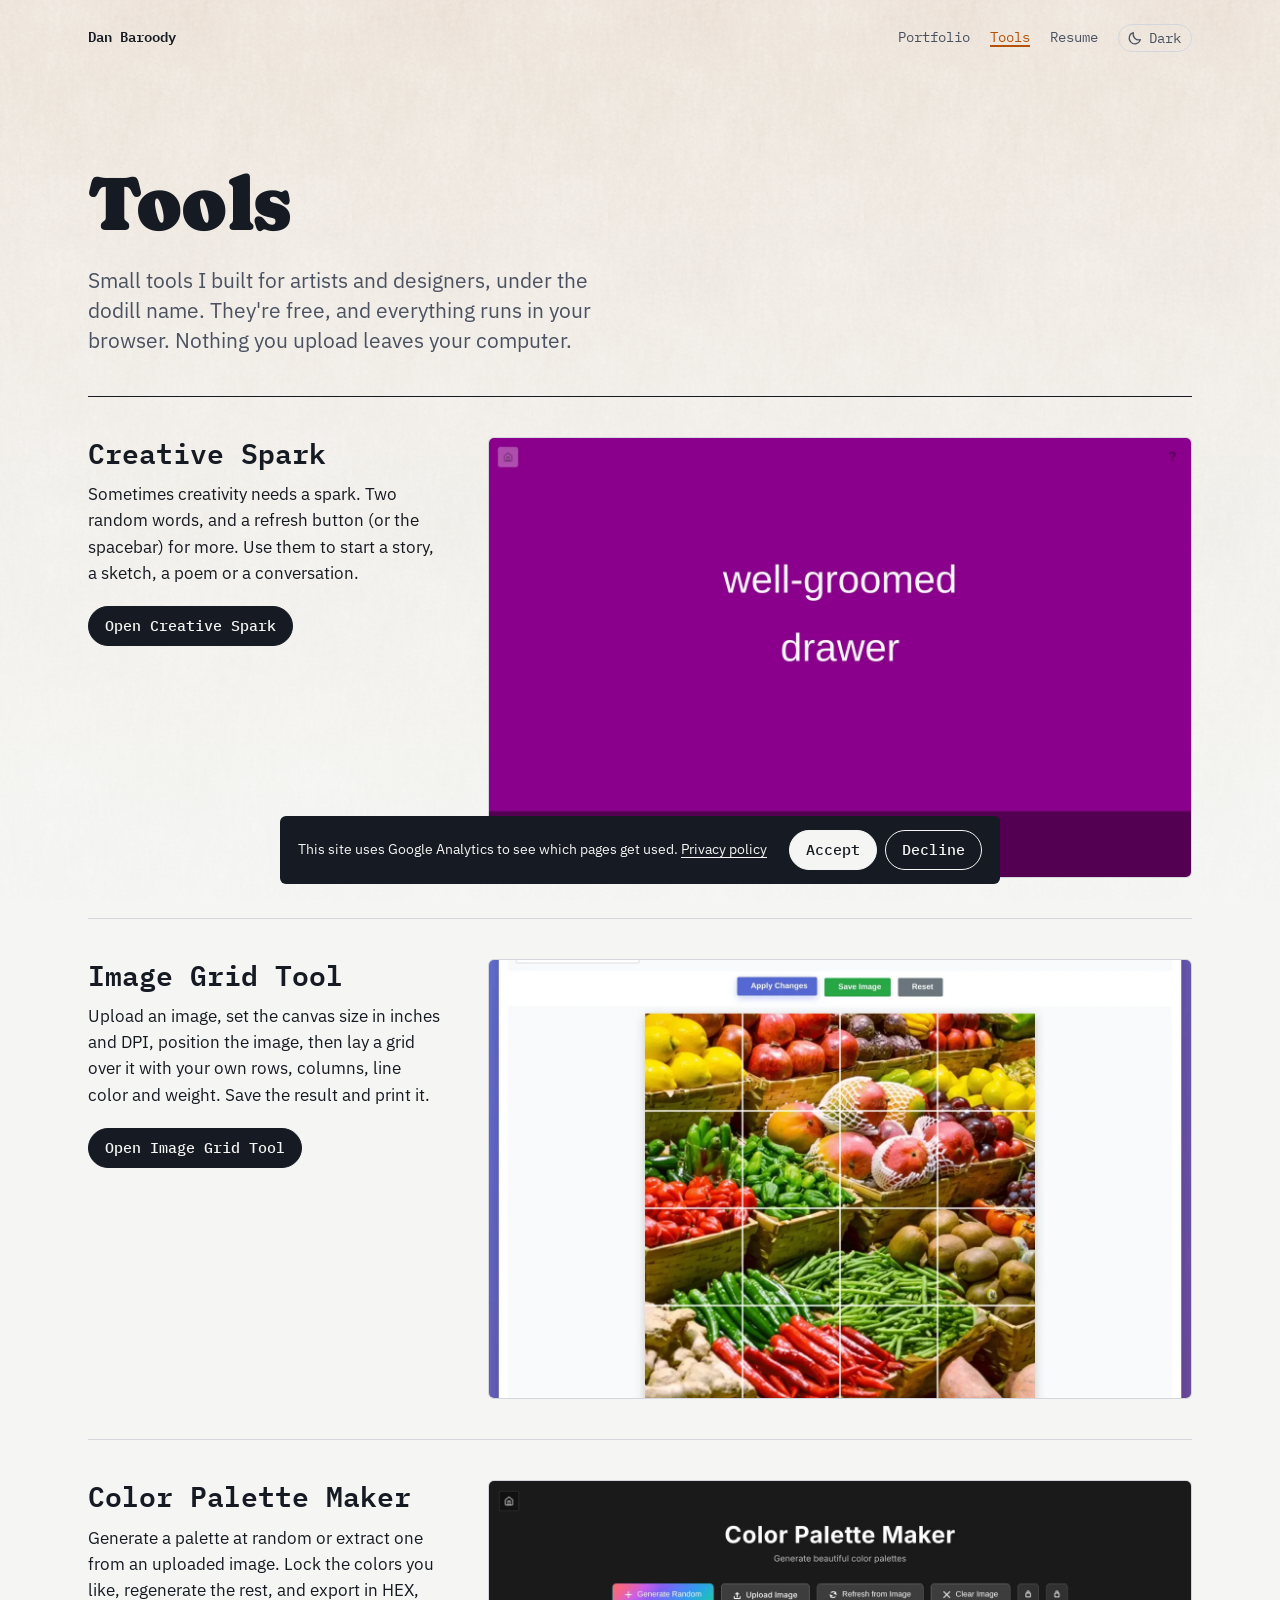
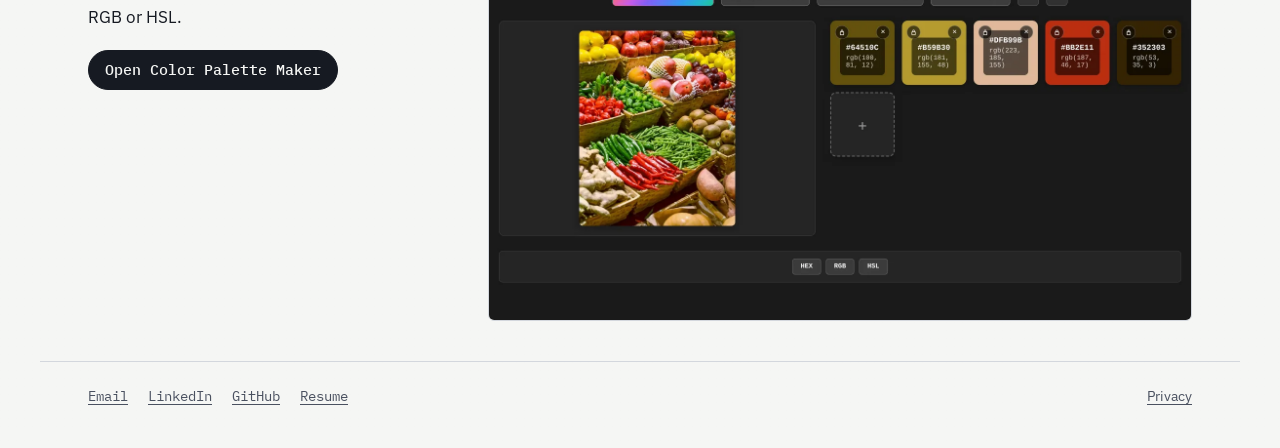
<file: tools/index.html>
<!doctype html>
<html lang="en">
<head>
  <meta charset="utf-8">
  <meta name="viewport" content="width=device-width, initial-scale=1">
  <title>Tools, Dan Baroody</title>
  <meta name="description" content="Free browser tools for artists and designers: Creative Spark, Image Grid Tool and Color Palette Maker.">
  <link rel="icon" href="../favicon.ico" sizes="any">
  <link rel="icon" href="../favicon-32.png" type="image/png" sizes="32x32">
  <link rel="apple-touch-icon" href="../apple-touch-icon.png">
  <meta property="og:type" content="website">
  <meta property="og:site_name" content="Dan Baroody">
  <meta property="og:title" content="Tools, Dan Baroody">
  <meta property="og:description" content="Free browser tools for artists and designers: Creative Spark, Image Grid Tool and Color Palette Maker.">
  <meta property="og:url" content="https://www.dodill.com/tools/">
  <meta property="og:image" content="https://www.dodill.com/images/og.png">
  <meta property="og:image:width" content="1200">
  <meta property="og:image:height" content="630">
  <meta name="twitter:card" content="summary_large_image">
  <link rel="preload" href="../fonts/caprasimo-latin-400-normal.woff2" as="font" type="font/woff2" crossorigin>
  <script>try{var t=localStorage.getItem('theme');if(t)document.documentElement.setAttribute('data-theme',t);}catch(e){}</script>
  <link rel="stylesheet" href="../css/site.css">
  <script src="../js/theme.js"></script>
  <script src="../js/accordion.js" defer></script>
  <script src="../js/modal.js" defer></script>
  <script src="../js/sort.js" defer></script>
  <script src="../js/analytics.js" data-privacy="../privacy.html"></script>
</head>
<body class="page-tools">
  <a class="skip" href="#content">Skip to content</a>

  <header class="wrap site-head">
    <a class="name" href="../index.html">Dan Baroody</a>
    <nav aria-label="Primary">
      <a class="nav-portfolio" href="../portfolio/index.html">Portfolio</a>
      <a class="nav-tools" href="../tools/index.html" aria-current="page">Tools</a>
      <a class="nav-resume" href="../resume/index.html">Resume</a>
      <button class="theme-toggle" type="button" aria-label="Switch theme">
        <svg class="icon-moon" viewBox="0 0 24 24" width="16" height="16" aria-hidden="true"><path d="M20 14.5A8.5 8.5 0 0 1 9.5 4a8.5 8.5 0 1 0 10.5 10.5Z" fill="none" stroke="currentColor" stroke-width="1.8" stroke-linejoin="round"/></svg>
        <svg class="icon-sun" viewBox="0 0 24 24" width="16" height="16" aria-hidden="true"><circle cx="12" cy="12" r="4" fill="none" stroke="currentColor" stroke-width="1.8"/><path d="M12 2.5v2.5M12 19v2.5M2.5 12H5M19 12h2.5M5.2 5.2l1.8 1.8M17 17l1.8 1.8M5.2 18.8 7 17M17 7l1.8-1.8" stroke="currentColor" stroke-width="1.8" stroke-linecap="round"/></svg>
        <span class="theme-word">Dark</span>
      </button>
    </nav>
  </header>

  <main id="content">
    <section class="wrap page-head">
      <h1>Tools</h1>
      <p>Small tools I built for artists and designers, under the dodill name. They're free, and everything runs in your browser. Nothing you upload leaves your computer.</p>
    </section>

    <section class="wrap tools-list" aria-label="Tools">
      <article class="project">
        <div class="project-text">
          <h2 class="tool-name"><a href="../Prompt-maker/creative-spark.html">Creative Spark</a></h2>
          <p>Sometimes creativity needs a spark. Two random words, and a refresh button (or the spacebar) for more. Use them to start a story, a sketch, a poem or a conversation.</p>
          <ul class="links"><li><a class="btn btn-primary" href="../Prompt-maker/creative-spark.html">Open Creative Spark</a></li></ul>
        </div>
        <figure class="project-media shot">
          <a href="../Prompt-maker/creative-spark.html" tabindex="-1" aria-hidden="true"><img src="../images/dodill/creative-spark-card.webp" srcset="../images/dodill/creative-spark-card@2x.webp 2x" width="1440" height="900" loading="lazy" alt=""></a>
        </figure>
      </article>
      <article class="project">
        <div class="project-text">
          <h2 class="tool-name"><a href="../Image-grid/image-grid.html">Image Grid Tool</a></h2>
          <p>Upload an image, set the canvas size in inches and DPI, position the image, then lay a grid over it with your own rows, columns, line color and weight. Save the result and print it.</p>
          <ul class="links"><li><a class="btn btn-primary" href="../Image-grid/image-grid.html">Open Image Grid Tool</a></li></ul>
        </div>
        <figure class="project-media shot">
          <a href="../Image-grid/image-grid.html" tabindex="-1" aria-hidden="true"><img src="../images/dodill/image-grid-card.webp" srcset="../images/dodill/image-grid-card@2x.webp 2x" width="1440" height="900" loading="lazy" alt=""></a>
        </figure>
      </article>
      <article class="project">
        <div class="project-text">
          <h2 class="tool-name"><a href="../Color-palette/palette-maker.html">Color Palette Maker</a></h2>
          <p>Generate a palette at random or extract one from an uploaded image. Lock the colors you like, regenerate the rest, and export in HEX, RGB or HSL.</p>
          <ul class="links"><li><a class="btn btn-primary" href="../Color-palette/palette-maker.html">Open Color Palette Maker</a></li></ul>
        </div>
        <figure class="project-media shot">
          <a href="../Color-palette/palette-maker.html" tabindex="-1" aria-hidden="true"><img src="../images/dodill/palette-maker-card.webp" srcset="../images/dodill/palette-maker-card@2x.webp 2x" width="1440" height="900" loading="lazy" alt=""></a>
        </figure>
      </article>
    </section>
  </main>

  <footer class="wrap site-foot">
    <ul class="foot-links">
      <li><a href="mailto:dabaroody@gmail.com">Email</a></li>
      <li><a href="https://www.linkedin.com/in/danbaroody" target="_blank" rel="noopener">LinkedIn</a></li>
      <li><a href="https://github.com/hazard224">GitHub</a></li>
      <li><a href="../resume/index.html">Resume</a></li>
    </ul>
    <p><a href="../privacy.html">Privacy</a></p>
  </footer>
</body>
</html>
</file>
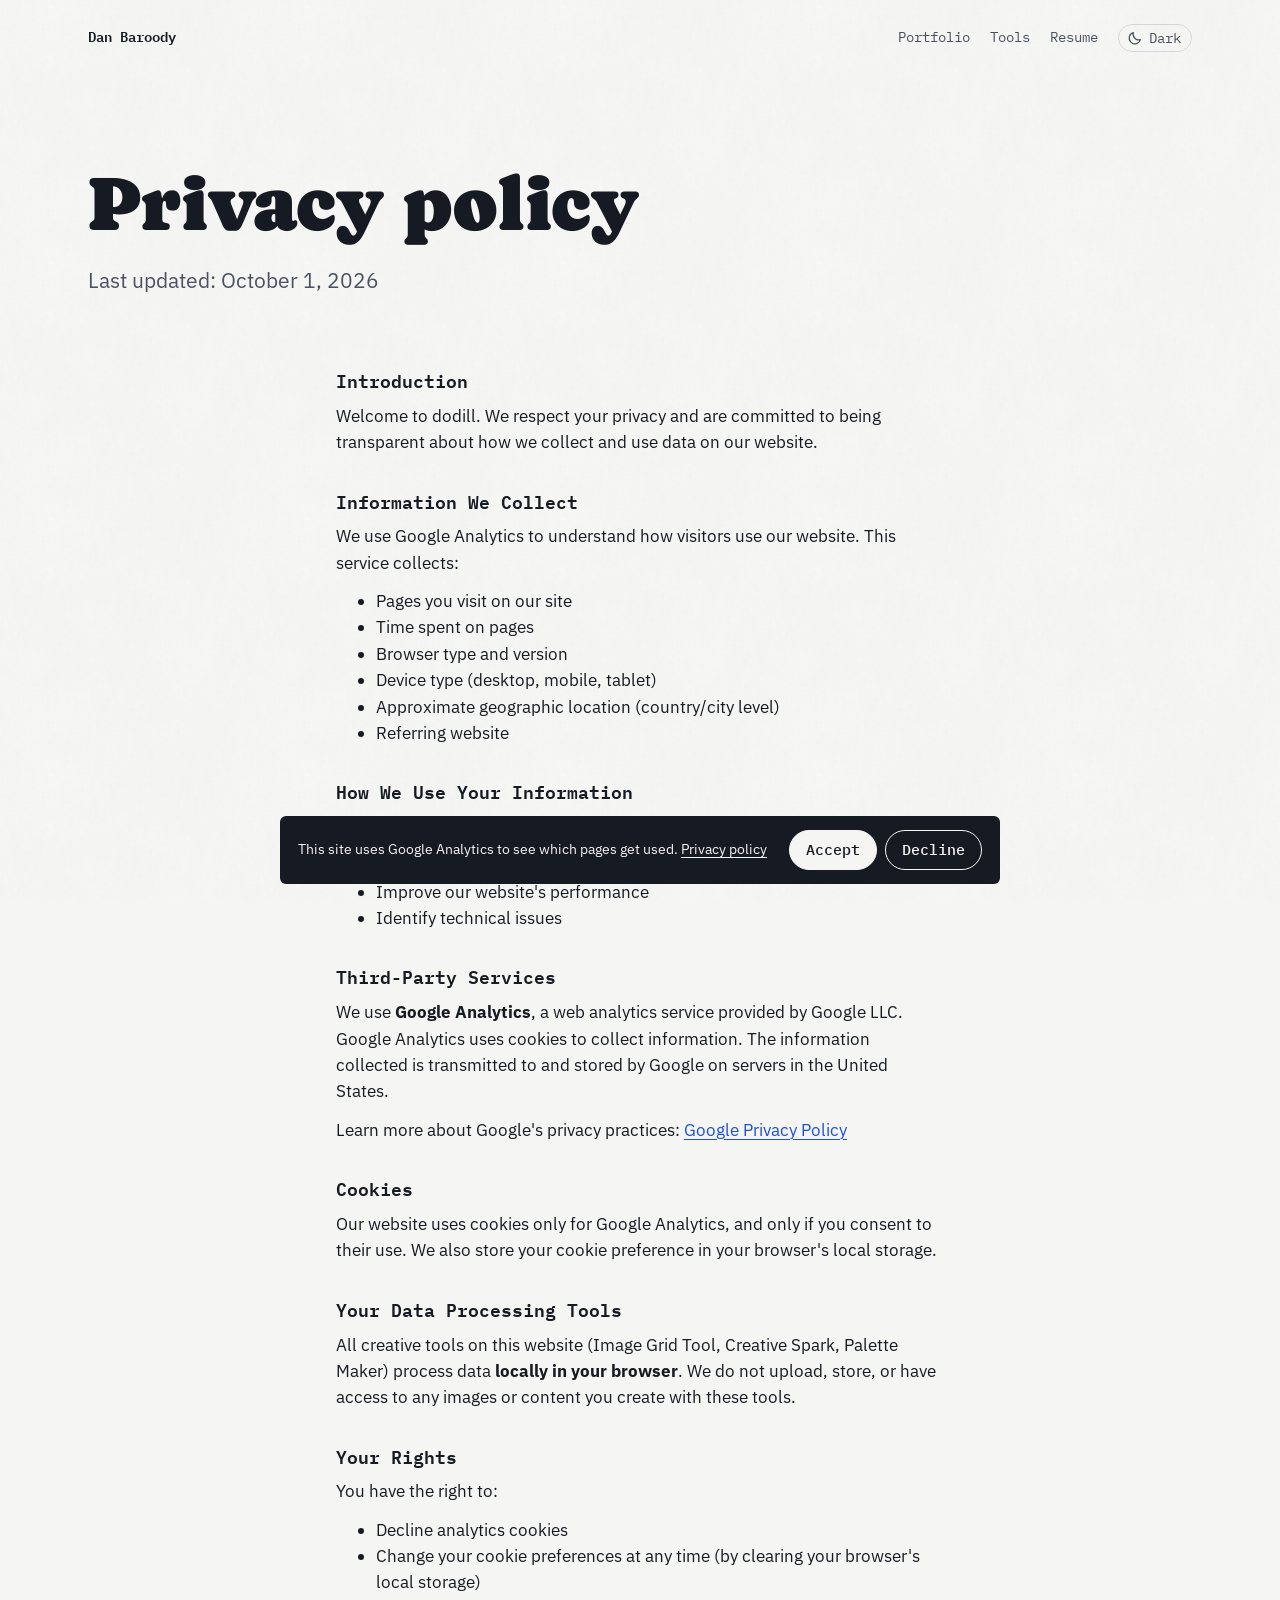
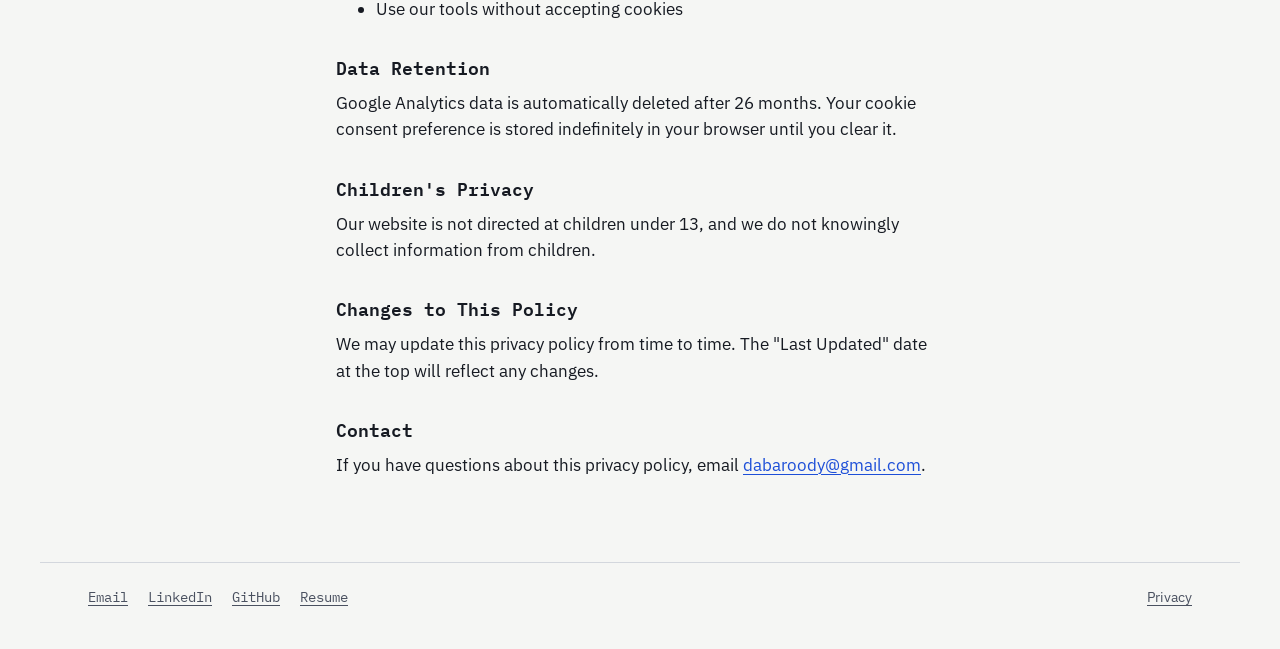
<file: privacy.html>
<!doctype html>
<html lang="en">
<head>
  <meta charset="utf-8">
  <meta name="viewport" content="width=device-width, initial-scale=1">
  <title>Privacy policy, Dan Baroody</title>
  <meta name="description" content="How www.dodill.com uses analytics.">
  <link rel="icon" href="favicon.ico" sizes="any">
  <link rel="icon" href="favicon-32.png" type="image/png" sizes="32x32">
  <link rel="apple-touch-icon" href="apple-touch-icon.png">
  <meta property="og:type" content="website">
  <meta property="og:site_name" content="Dan Baroody">
  <meta property="og:title" content="Privacy policy, Dan Baroody">
  <meta property="og:description" content="How www.dodill.com uses analytics.">
  <meta property="og:url" content="https://www.dodill.com/privacy.html">
  <meta property="og:image" content="https://www.dodill.com/images/og.png">
  <meta property="og:image:width" content="1200">
  <meta property="og:image:height" content="630">
  <meta name="twitter:card" content="summary_large_image">
  <link rel="preload" href="fonts/caprasimo-latin-400-normal.woff2" as="font" type="font/woff2" crossorigin>
  <script>try{var t=localStorage.getItem('theme');if(t)document.documentElement.setAttribute('data-theme',t);}catch(e){}</script>
  <link rel="stylesheet" href="css/site.css">
  <script src="js/theme.js"></script>
  <script src="js/accordion.js" defer></script>
  <script src="js/modal.js" defer></script>
  <script src="js/sort.js" defer></script>
  <script src="js/analytics.js" data-privacy="privacy.html"></script>
</head>
<body class="page-plain">
  <a class="skip" href="#content">Skip to content</a>

  <header class="wrap site-head">
    <a class="name" href="index.html">Dan Baroody</a>
    <nav aria-label="Primary">
      <a class="nav-portfolio" href="portfolio/index.html">Portfolio</a>
      <a class="nav-tools" href="tools/index.html">Tools</a>
      <a class="nav-resume" href="resume/index.html">Resume</a>
      <button class="theme-toggle" type="button" aria-label="Switch theme">
        <svg class="icon-moon" viewBox="0 0 24 24" width="16" height="16" aria-hidden="true"><path d="M20 14.5A8.5 8.5 0 0 1 9.5 4a8.5 8.5 0 1 0 10.5 10.5Z" fill="none" stroke="currentColor" stroke-width="1.8" stroke-linejoin="round"/></svg>
        <svg class="icon-sun" viewBox="0 0 24 24" width="16" height="16" aria-hidden="true"><circle cx="12" cy="12" r="4" fill="none" stroke="currentColor" stroke-width="1.8"/><path d="M12 2.5v2.5M12 19v2.5M2.5 12H5M19 12h2.5M5.2 5.2l1.8 1.8M17 17l1.8 1.8M5.2 18.8 7 17M17 7l1.8-1.8" stroke="currentColor" stroke-width="1.8" stroke-linecap="round"/></svg>
        <span class="theme-word">Dark</span>
      </button>
    </nav>
  </header>

  <main id="content">
    <section class="wrap page-head">
      <h1>Privacy policy</h1>
      <p>Last updated: October 1, 2026</p>
    </section>
    <section class="wrap prose">
<h2>Introduction</h2>
            <p>Welcome to dodill. We respect your privacy and are committed to being transparent about how we collect and use data on our website.</p>
            <h2>Information We Collect</h2>
            <p>We use Google Analytics to understand how visitors use our website. This service collects:</p>
            <ul>
                <li>Pages you visit on our site</li>
                <li>Time spent on pages</li>
                <li>Browser type and version</li>
                <li>Device type (desktop, mobile, tablet)</li>
                <li>Approximate geographic location (country/city level)</li>
                <li>Referring website</li>
            </ul>
            <h2>How We Use Your Information</h2>
            <p>We use this data solely to:</p>
            <ul>
                <li>Understand which tools are most popular</li>
                <li>Improve our website's performance</li>
                <li>Identify technical issues</li>
            </ul>
            <h2>Third-Party Services</h2>
            <p>We use <strong>Google Analytics</strong>, a web analytics service provided by Google LLC. Google Analytics uses cookies to collect information. The information collected is transmitted to and stored by Google on servers in the United States.</p>
            <p>Learn more about Google's privacy practices: <a href="https://policies.google.com/privacy">Google Privacy Policy</a></p>
            <h2>Cookies</h2>
            <p>Our website uses cookies only for Google Analytics, and only if you consent to their use. We also store your cookie preference in your browser's local storage.</p>
            <h2>Your Data Processing Tools</h2>
            <p>All creative tools on this website (Image Grid Tool, Creative Spark, Palette Maker) process data <strong>locally in your browser</strong>. We do not upload, store, or have access to any images or content you create with these tools.</p>
            <h2>Your Rights</h2>
            <p>You have the right to:</p>
            <ul>
                <li>Decline analytics cookies</li>
                <li>Change your cookie preferences at any time (by clearing your browser's local storage)</li>
                <li>Use our tools without accepting cookies</li>
            </ul>
            <h2>Data Retention</h2>
            <p>Google Analytics data is automatically deleted after 26 months. Your cookie consent preference is stored indefinitely in your browser until you clear it.</p>
            <h2>Children's Privacy</h2>
            <p>Our website is not directed at children under 13, and we do not knowingly collect information from children.</p>
            <h2>Changes to This Policy</h2>
            <p>We may update this privacy policy from time to time. The "Last Updated" date at the top will reflect any changes.</p>
            <h2>Contact</h2>
            <p>If you have questions about this privacy policy, email <a href="mailto:dabaroody@gmail.com">dabaroody@gmail.com</a>.</p>
    </section>
  </main>

  <footer class="wrap site-foot">
    <ul class="foot-links">
      <li><a href="mailto:dabaroody@gmail.com">Email</a></li>
      <li><a href="https://www.linkedin.com/in/danbaroody" target="_blank" rel="noopener">LinkedIn</a></li>
      <li><a href="https://github.com/hazard224">GitHub</a></li>
      <li><a href="resume/index.html">Resume</a></li>
    </ul>
    <p><a href="privacy.html">Privacy</a></p>
  </footer>
</body>
</html>
</file>
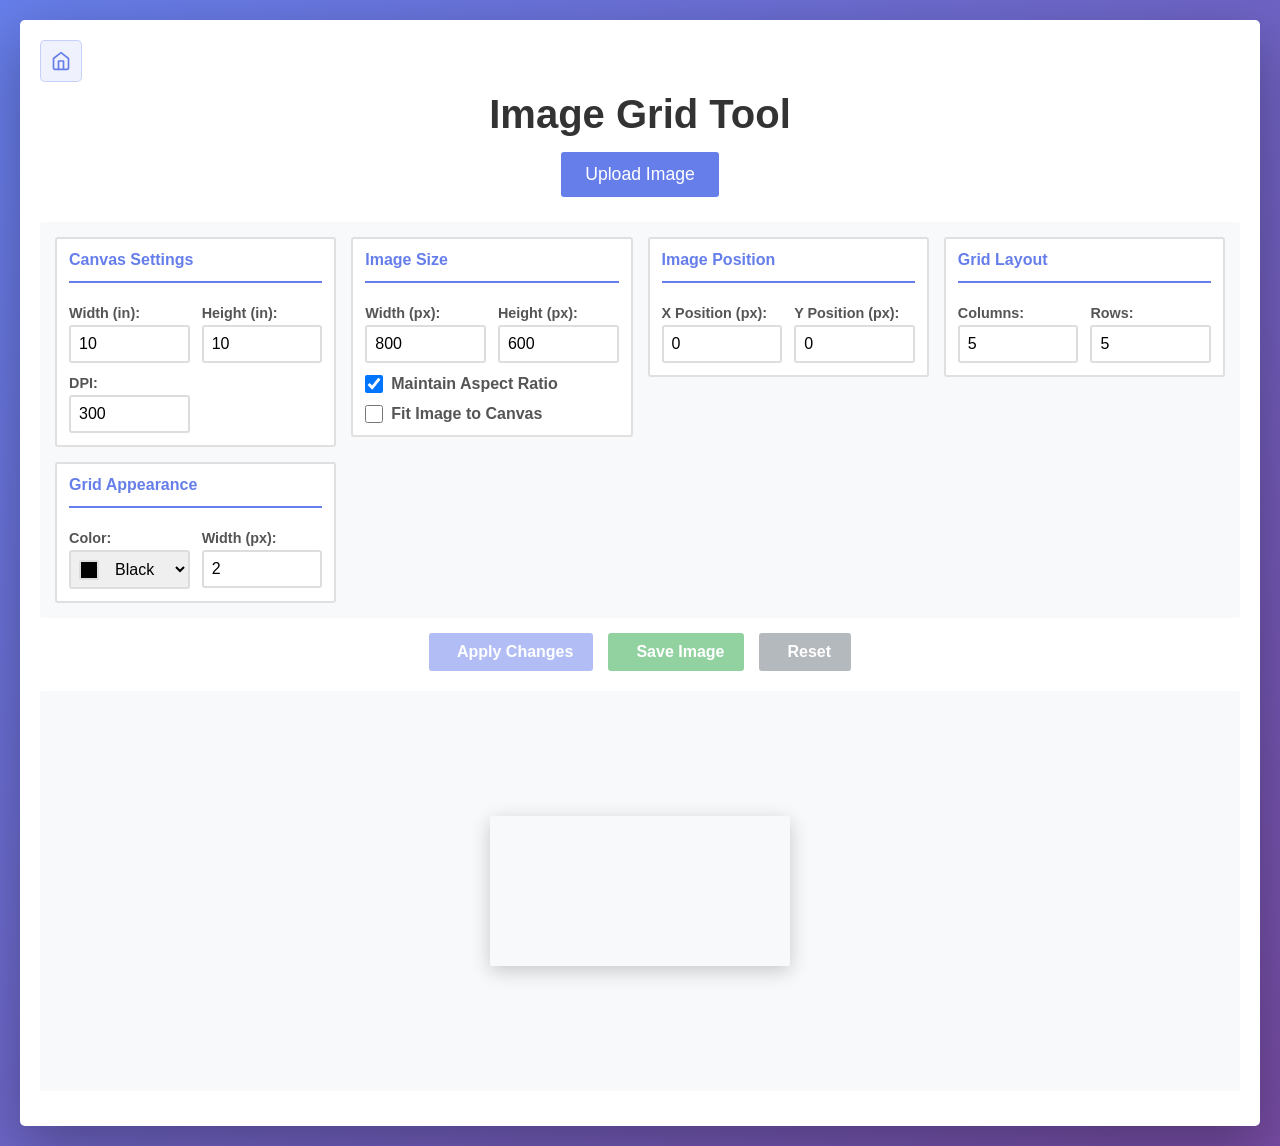
<file: Image-grid/image-grid.html>
<!DOCTYPE html>
<html lang="en">
<head>
    <meta charset="UTF-8">
    <meta name="viewport" content="width=device-width, initial-scale=1.0">
    <meta name="description" content="Add precise grid overlays to your images with custom layouts and DPI settings. Professional image grid tool for artists and designers.">
    <title>Image Grid Tool</title>
    <link rel="stylesheet" href="image-grid.css">
</head>
<body>
    <div class="container">
        <a href="../tools/index.html" class="home-link">
            <svg width="20" height="20" viewBox="0 0 24 24" fill="none" stroke="currentColor" stroke-width="2" stroke-linecap="round" stroke-linejoin="round">
                <path d="M3 9l9-7 9 7v11a2 2 0 0 1-2 2H5a2 2 0 0 1-2-2z"></path>
                <polyline points="9 22 9 12 15 12 15 22"></polyline>
            </svg>
        </a>
        <h1>Image Grid Tool</h1>
        
        <div class="controls">
            <div class="upload-section">
                <label for="imageUpload" class="upload-btn">
                    <i class="fas fa-upload"></i> Upload Image
                </label>
                <input type="file" id="imageUpload" accept="image/*" hidden>
                <p id="fileName" class="file-name"></p>
            </div>

            <div class="settings-section">
                <div class="setting-category">
                    <h3>Canvas Settings</h3>
                    <div class="setting-group">
                        <label>Width (in):</label>
                        <input type="number" id="canvasWidth" min="1" max="100" step="0.1" value="10">
                    </div>

                    <div class="setting-group">
                        <label>Height (in):</label>
                        <input type="number" id="canvasHeight" min="1" max="100" step="0.1" value="10">
                    </div>

                    <div class="setting-group">
                        <label>DPI:</label>
                        <input type="number" id="dpi" min="72" max="600" value="300">
                    </div>
                </div>

                <div class="setting-category">
                    <h3>Image Size</h3>
                    <div class="setting-group">
                        <label>Width (px):</label>
                        <input type="number" id="imageWidth" min="100" max="4000" value="800">
                    </div>

                    <div class="setting-group">
                        <label>Height (px):</label>
                        <input type="number" id="imageHeight" min="100" max="4000" value="600">
                    </div>

                    <div class="checkbox-group">
                        <label>
                            <input type="checkbox" id="maintainAspect" checked>
                            Maintain Aspect Ratio
                        </label>
                    </div>

                    <div class="checkbox-group">
                        <label>
                            <input type="checkbox" id="fitToCanvas">
                            Fit Image to Canvas
                        </label>
                    </div>
                </div>

                <div class="setting-category">
                    <h3>Image Position</h3>
                    <div class="setting-group">
                        <label>X Position (px):</label>
                        <input type="number" id="imageX" value="0">
                    </div>

                    <div class="setting-group">
                        <label>Y Position (px):</label>
                        <input type="number" id="imageY" value="0">
                    </div>
                </div>

                <div class="setting-category">
                    <h3>Grid Layout</h3>
                    <div class="setting-group">
                        <label>Columns:</label>
                        <input type="number" id="gridColumns" min="1" max="50" value="5">
                    </div>

                    <div class="setting-group">
                        <label>Rows:</label>
                        <input type="number" id="gridRows" min="1" max="50" value="5">
                    </div>
                </div>

                <div class="setting-category">
                    <h3>Grid Appearance</h3>
                    <div class="setting-group">
                        <label>Color:</label>
                        <div class="color-select-wrapper">
                            <div class="color-preview" id="colorPreview"></div>
                            <select id="gridColor">
                                <option value="#ffffff">White</option>
                                <option value="#000000" selected>Black</option>
                                <option value="#ff0000">Red</option>
                                <option value="#ff8800">Orange</option>
                                <option value="#ffff00">Yellow</option>
                                <option value="#88ff00">Lime</option>
                                <option value="#00ff00">Green</option>
                                <option value="#00ff88">Teal</option>
                                <option value="#00ffff">Cyan</option>
                                <option value="#0088ff">Sky Blue</option>
                                <option value="#0000ff">Blue</option>
                                <option value="#8800ff">Purple</option>
                                <option value="#ff00ff">Magenta</option>
                            </select>
                        </div>
                    </div>

                    <div class="setting-group">
                        <label>Width (px):</label>
                        <input type="number" id="lineWidth" min="1" max="10" value="2">
                    </div>
                </div>
            </div>

            <div class="action-buttons">
                <button id="applyBtn" class="btn btn-primary" disabled>
                    <i class="fas fa-check"></i> Apply Changes
                </button>
                <button id="saveBtn" class="btn btn-success" disabled>
                    <i class="fas fa-download"></i> Save Image
                </button>
                <button id="resetBtn" class="btn btn-secondary" disabled>
                    <i class="fas fa-redo"></i> Reset
                </button>
            </div>
        </div>

        <div class="canvas-container">
            <canvas id="canvas"></canvas>
        </div>

        <div class="info-section">
            <p id="imageInfo"></p>
        </div>
    </div>

    <script src="image-grid.js"></script>
</body>
</html>
</file>
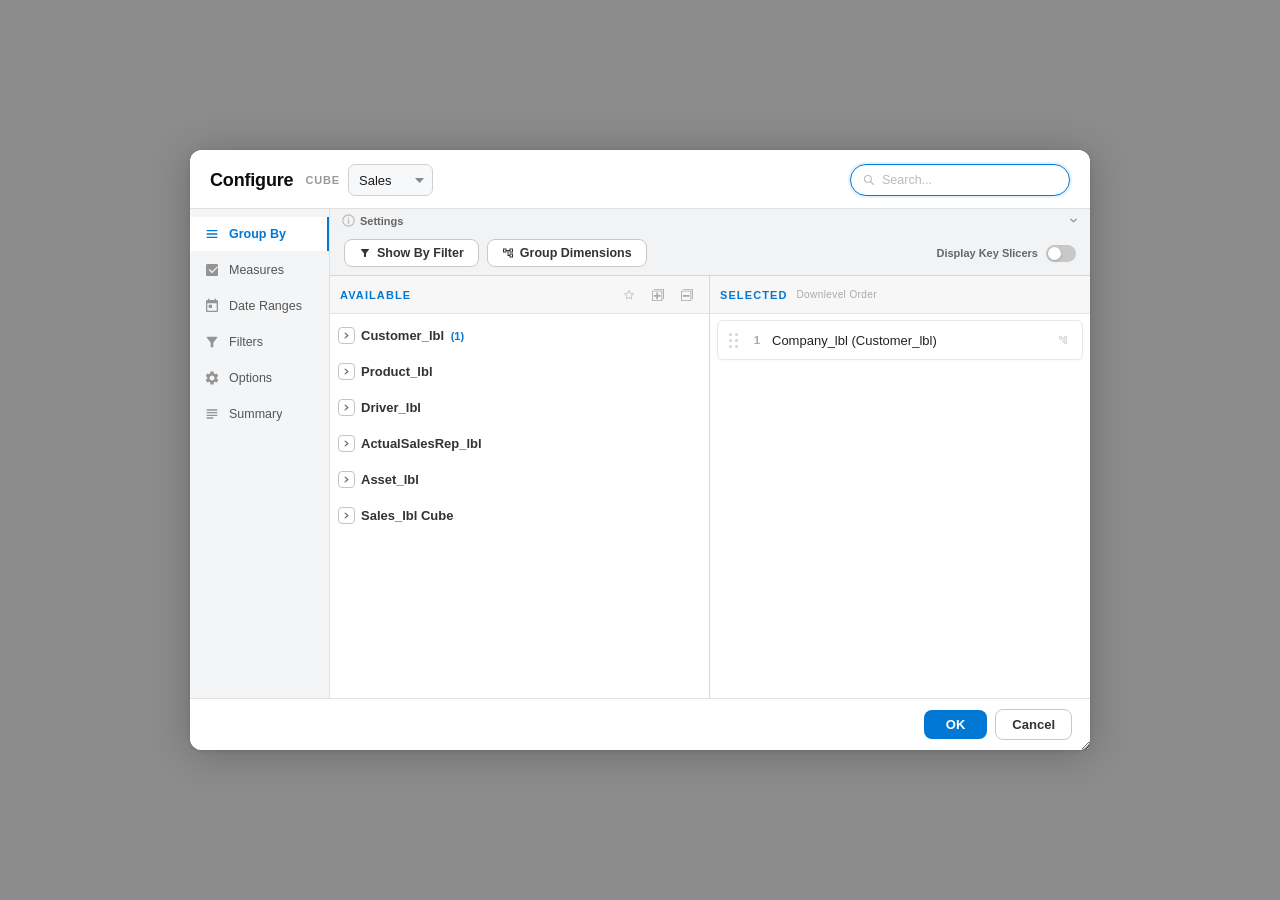
<file: mockups/configure-dialog.html>
<!DOCTYPE html>
<html lang="en">
<head>
<meta charset="UTF-8">
<meta name="viewport" content="width=device-width, initial-scale=1.0">
<title>SDM Configure</title>
<style>
*, *::before, *::after { box-sizing: border-box; margin: 0; padding: 0; }

body {
  font-family: -apple-system, 'Segoe UI', Helvetica, Arial, sans-serif;
  font-size: 13px; background: rgba(0,0,0,0.45);
  display: flex; align-items: center; justify-content: center;
  min-height: 100vh; color: #1a1a1a;
}

/* ── Dialog shell ── */
.dialog {
  background: #fff; border-radius: 12px;
  box-shadow: 0 4px 40px rgba(0,0,0,0.24), 0 1px 4px rgba(0,0,0,0.10);
  width: 900px; max-width: 97vw; height: 600px;
  min-height: 340px; min-width: 420px;
  resize: both; overflow: hidden;
  display: flex; flex-direction: column;
}

/* ── Header ── */
.dialog-header {
  display: flex; flex-direction: column; gap: 8px;
  padding: 14px 20px 12px; flex-shrink: 0;
  border-bottom: 1px solid #e0e0e0; background: #fff;
  position: relative;
}
.header-row-1 { display: flex; align-items: center; gap: 12px; min-width: 0; }
.header-row-2 { display: flex; align-items: center; gap: 12px; }
.dialog-title { font-size: 18px; font-weight: 700; color: #0d0d0d; letter-spacing: -0.01em; flex-shrink: 0; }

/* Cube selector in header */
.cube-header-group {
  display: flex; align-items: center; gap: 8px; flex-shrink: 0;
}
.cube-header-label { font-size: 11px; font-weight: 700; letter-spacing: 0.08em; text-transform: uppercase; color: #999; }
.cube-select {
  appearance: none; border: 1px solid #d0d0d0; border-radius: 7px;
  padding: 6px 26px 6px 10px; font-size: 13px; font-family: inherit;
  background: #f7f8fa url("data:image/svg+xml,%3Csvg xmlns='http://www.w3.org/2000/svg' width='9' height='5'%3E%3Cpath d='M0 0l4.5 5L9 0z' fill='%23888'/%3E%3C/svg%3E") no-repeat right 8px center;
  cursor: pointer; color: #1a1a1a; transition: border-color 0.12s; height: 32px;
}
.cube-select:focus { outline: none; border-color: #0078d4; }

.header-spacer { flex: 1; min-width: 8px; }

/* Search icon-collapse mode (narrow header) */
.dialog.search-icon-mode .header-search-wrap { width: 36px; padding: 6px 8px; overflow: hidden; cursor: pointer; }
.dialog.search-icon-mode .header-search-wrap input { display: none; }
.dialog.search-icon-mode .header-search-wrap #searchClearBtn { display: none !important; }
.dialog.search-icon-mode .search-icon { color: #888; }
.dialog.search-icon-mode .header-search-wrap:hover { background: #ebebed; border-color: #bbb; }
.dialog.search-icon-mode.search-expanded .header-row-1 { position: relative; }
.dialog.search-icon-mode.search-expanded .header-search-wrap {
  position: absolute; right: 0; top: 50%; transform: translateY(-50%);
  width: 220px; padding: 6px 12px; height: 32px;
  border-color: #0078d4; background: #fff;
  box-shadow: 0 0 0 2px rgba(0,120,212,0.10);
  border-radius: 20px; overflow: visible; cursor: default; z-index: 10;
}
.dialog.search-icon-mode.search-expanded .header-search-wrap input { display: block; }
.dialog.search-icon-mode.search-expanded #searchCollapseBtn { display: block !important; }
.dialog.search-icon-mode.search-expanded .dialog-title,
.dialog.search-icon-mode.search-expanded .cube-header-group,
.dialog.search-icon-mode.search-expanded .header-spacer { visibility: hidden; }

/* ── Header: cube moves to row 2 when very narrow ── */
.dialog.header-stack-mode .header-row-1 .cube-header-group { display: none; }
.dialog.header-stack-mode .header-row-2 { display: flex !important; }

/* Search */
.header-search-wrap {
  display: flex; align-items: center;
  border: 1px solid #d0d0d0; border-radius: 20px;
  padding: 6px 12px; gap: 7px; background: #f4f4f6;
  width: 190px; flex-shrink: 0; height: 32px;
  transition: border-color 0.15s, box-shadow 0.15s, width 0.2s;
}
.header-search-wrap:focus-within {
  border-color: #0078d4; background: #fff;
  box-shadow: 0 0 0 2px rgba(0,120,212,0.10); width: 220px;
}
.header-search-wrap input { border: none; background: none; outline: none; font-size: 12.5px; color: #333; width: 100%; font-family: inherit; }
.header-search-wrap input::placeholder { color: #bbb; }
.search-icon { color: #bbb; flex-shrink: 0; }

/* ── Body: left tabs + content ── */
.dialog-body {
  display: flex; flex: 1; min-height: 0; min-width: 0; overflow: hidden;
}

/* ── Left tab rail ── */
.tab-rail {
  width: 140px; flex-shrink: 0; min-width: 0; box-sizing: border-box;
  background: #f4f5f7; border-right: 1px solid #e0e0e0;
  display: flex; flex-direction: column;
  padding: 8px 0; gap: 2px; overflow-y: auto; overflow-x: hidden;
}
.tab-rail::-webkit-scrollbar { width: 4px; }
.tab-rail::-webkit-scrollbar-thumb { background: #d0d0d0; border-radius: 2px; }

.tab-btn {
  display: flex; align-items: center; gap: 9px;
  padding: 9px 14px; border: none; background: transparent;
  cursor: pointer; text-align: left; border-radius: 0;
  font-size: 12.5px; font-family: inherit; font-weight: 500; color: #555;
  transition: background 0.1s, color 0.1s;
  position: relative; flex-shrink: 0; min-width: 0; width: 100%;
  white-space: nowrap; overflow: hidden;
}
.tab-btn:hover { background: #eaebee; color: #333; }
.tab-btn.active {
  background: #fff; color: #0078d4; font-weight: 700;
  border-right: 2px solid #0078d4; margin-right: -1px;
}
.tab-btn .tab-icon { width: 16px; height: 16px; flex-shrink: 0; opacity: 0.6; }
.tab-btn.active .tab-icon { opacity: 1; color: #0078d4; }
.tab-label { line-height: 1.2; overflow: hidden; text-overflow: ellipsis; }

/* Icon-only rail mode for narrow dialogs */
.dialog.rail-icon-mode .tab-rail { width: 48px; }
.dialog.rail-icon-mode .tab-btn { padding: 11px 0; justify-content: center; gap: 0; }
.dialog.rail-icon-mode .tab-label { display: none; }
.dialog.rail-icon-mode .tab-btn.active { border-right: 2px solid #0078d4; }

/* ── Content pane ── */
.tab-content { flex: 1; display: flex; flex-direction: column; min-height: 0; overflow: hidden; }
.tab-pane { display: none; flex: 1; flex-direction: column; min-height: 0; overflow: hidden; }
.tab-pane.active { display: flex; }

/* Blank tab placeholder */
.blank-pane {
  flex: 1; display: flex; flex-direction: column;
  align-items: center; justify-content: center; gap: 10px;
  color: #bbb; padding: 40px;
}
.blank-pane svg { width: 40px; height: 40px; opacity: 0.25; }
.blank-pane-label { font-size: 14px; font-weight: 600; color: #ccc; }
.blank-pane-sub { font-size: 12px; color: #d8d8d8; text-align: center; }

/* ── Two-panel layout (shared by GB and Measures) ── */
.two-panel { display: flex; flex: 1; min-height: 0; overflow: hidden; }
.two-panel.stacked { flex-direction: column; }
.two-panel.stacked .panel-left { width: 100%; border-right: none; border-bottom: 1px solid #d8d8d8; flex: 1; height: auto; min-height: 0; }
.two-panel.stacked .panel-right { flex: 1; height: auto; min-height: 0; }
.two-panel.stacked .panel-left.panel-collapsed  { flex: 0 0 auto; min-height: 0; }
.two-panel.stacked .panel-right.panel-collapsed { flex: 0 0 auto; min-height: 0; }
.panel-body-wrap { display: flex; flex-direction: column; flex: 1; min-height: 0; overflow: hidden; }
.panel-body-wrap.collapsed { display: none; }
.panel-chev { display: none; transition: transform 0.2s; color: #0078d4; transform: rotate(90deg); }
.panel-chev.collapsed { transform: rotate(0deg); }
.panel-col-heading { cursor: default; }
.two-panel.stacked .panel-chev { display: inline-flex; }
.two-panel.stacked .panel-col-heading { cursor: pointer; }
.panel-left, .panel-right { display: flex; flex-direction: column; min-height: 0; overflow: hidden; }
.panel-left { width: 50%; border-right: 1.5px solid #d8d8d8; flex-shrink: 0; }
.panel-right { flex: 1; }

/* ── Panel toolbar ── */
.panel-toolbar {
  display: flex; align-items: center; gap: 5px;
  padding: 0 10px; border-bottom: 1px solid #e4e4e4;
  flex-shrink: 0; height: 38px; min-height: 38px; background: #f7f7f8;
}
.panel-col-heading {
  font-size: 11px; font-weight: 700; letter-spacing: 0.10em;
  text-transform: uppercase; color: #0078d4; user-select: none; flex-shrink: 0;
  display: flex; align-items: center; gap: 5px;
}
.sort-label { font-size: 10px; font-weight: 400; letter-spacing: 0.04em; color: #aaa; text-transform: none; margin-left: 4px; }
.tb-spacer { flex: 1; }
.tb-btn {
  display: flex; align-items: center; justify-content: center;
  border: none; border-radius: 5px; background: transparent;
  width: 24px; height: 24px; cursor: pointer; color: #aaa;
  transition: background 0.1s, color 0.1s; flex-shrink: 0; padding: 0;
}
.tb-btn:hover { background: #e8f2ff; color: #0078d4; }
.tb-star-btn {
  display: flex; align-items: center; justify-content: center;
  border: none; border-radius: 5px; background: transparent;
  width: 24px; height: 24px; cursor: pointer; color: #ccc;
  transition: background 0.1s, color 0.1s; flex-shrink: 0; padding: 0;
}
.tb-star-btn:hover { background: #fff8e8; color: #f5a623; }
.tb-star-btn.active { color: #f5a623; background: #fff3cc; }

/* ── GB settings bar ── */
.gb-settings-panel { flex-shrink: 0; background: #f2f3f5; border-bottom: 1px solid #d8d8d8; position: relative; }
.settings-collapse-bar {
  display: flex; align-items: center; gap: 5px;
  padding: 5px 12px; cursor: pointer; user-select: none;
  font-size: 11px; font-weight: 600; color: #666;
}
.settings-collapse-bar:hover { background: #eaebee; }
.settings-chevron { display: inline-flex; transition: transform 0.2s; color: #999; margin-left: auto; }
.settings-chevron.collapsed { transform: rotate(-90deg); }
.settings-inner {
  padding: 7px 14px 8px; display: flex; gap: 8px; align-items: center; flex-wrap: wrap;
  overflow: hidden; transition: max-height 0.2s, opacity 0.2s;
}
.settings-inner.collapsed { max-height: 0 !important; opacity: 0; padding-top: 0; padding-bottom: 0; }
.settings-action-btn {
  display: flex; align-items: center; gap: 6px;
  border: 1px solid #c8c8c8; border-radius: 8px; background: #fff;
  padding: 6px 14px; font-size: 12.5px; font-family: inherit; font-weight: 600;
  cursor: pointer; color: #333; transition: background 0.1s, border-color 0.1s;
}
.settings-action-btn:hover { background: #f0f0f0; border-color: #aaa; }
.keytabs-group { display: flex; align-items: center; gap: 8px; margin-left: auto; }
.keytabs-label { font-size: 11px; font-weight: 600; color: #666; }
.mini-toggle { position: relative; display: inline-flex; width: 30px; height: 17px; flex-shrink: 0; cursor: pointer; }
.mini-toggle input { opacity: 0; width: 0; height: 0; position: absolute; }
.mini-tog-track { position: absolute; inset: 0; background: #c8c8c8; border-radius: 9px; transition: background 0.2s; }
.mini-toggle input:checked + .mini-tog-track { background: #0078d4; }
.mini-tog-thumb { position: absolute; top: 2px; left: 2px; width: 13px; height: 13px; background: #fff; border-radius: 50%; transition: transform 0.2s; box-shadow: 0 1px 3px rgba(0,0,0,0.2); pointer-events: none; }
.mini-toggle input:checked ~ .mini-tog-thumb { transform: translateX(13px); }

/* ── Info popup ── */
.settings-info-popup {
  display: none; position: absolute; left: 0; right: 0; z-index: 50;
  background: #fff; border-bottom: 1px solid #d8d8d8;
  box-shadow: 0 4px 16px rgba(0,0,0,0.10);
}
.settings-info-popup .info-body { padding: 12px 18px 14px; display: flex; flex-direction: column; gap: 10px; }
.info-section-title { font-size: 11.5px; font-weight: 700; color: #0078d4; margin-bottom: 2px; }
.info-section-body { font-size: 11.5px; color: #555; line-height: 1.5; }

/* ── Available lists ── */
.avail-list { list-style: none; overflow-y: auto; flex: 1; min-height: 0; padding: 3px 0 3px 4px; background: #fff; }
.avail-list::-webkit-scrollbar { width: 5px; }
.avail-list::-webkit-scrollbar-thumb { background: #d4d4d4; border-radius: 3px; }

.avail-parent { display: flex; align-items: center; padding: 0 10px 0 4px; height: 36px; cursor: pointer; user-select: none; }
.avail-parent:hover { background: #f5f7fb; }
.avail-child { display: flex; align-items: center; padding: 0 10px 0 4px; height: 32px; cursor: pointer; user-select: none; }
.avail-child:hover { background: #f5f7fb; }
.avail-child .indent { display: inline-block; width: 22px; flex-shrink: 0; }
.avail-sub-parent { display: flex; align-items: center; padding: 0 10px 0 4px; height: 36px; cursor: pointer; user-select: none; }
.avail-sub-parent:hover { background: #f5f7fb; }
.avail-sub-parent .sub-indent { display: inline-block; width: 22px; flex-shrink: 0; }
.avail-grandchild { display: flex; align-items: center; padding: 0 10px 0 4px; height: 32px; cursor: pointer; user-select: none; }
.avail-grandchild:hover { background: #f5f7fb; }
.avail-grandchild .gc-indent { display: inline-block; width: 52px; flex-shrink: 0; }
.avail-children { display: none; }
.avail-children.open { display: block; }

.tree-expander {
  width: 17px; height: 17px; flex-shrink: 0;
  border: 1px solid #c4c4c4; border-radius: 4px;
  background: #fff; display: flex; align-items: center; justify-content: center;
  margin-right: 5px; transition: background 0.12s, border-color 0.12s; cursor: pointer;
}
.tree-expander svg { transition: transform 0.15s; pointer-events: none; color: #666; }
.tree-expander.open { background: rgba(0,120,212,0.13); border-color: #0078d4; }
.tree-expander.open svg { transform: rotate(90deg); color: #0078d4; }
.tree-expander.leaf { border-color: transparent; background: transparent; pointer-events: none; visibility: hidden; }

.cb {
  width: 15px; height: 15px; border: 1.5px solid #b8b8b8; border-radius: 3px;
  background: #fff; display: inline-flex; align-items: center; justify-content: center;
  flex-shrink: 0; cursor: pointer; transition: all 0.1s; margin-right: 7px;
}
.cb.checked { background: #0078d4; border-color: #0078d4; }
.cb.checked::after { content: ''; display: block; width: 7px; height: 3.5px; border-left: 2px solid #fff; border-bottom: 2px solid #fff; transform: rotate(-45deg) translateY(-1px); }
.cb.indeterminate { background: #0078d4; border-color: #0078d4; }
.cb.indeterminate::after { content: ''; display: block; width: 7px; height: 2px; background: #fff; border-radius: 1px; }

.avail-name { font-size: 13px; color: #333; flex: 1; min-width: 0; margin-left: 1px; }
.avail-parent .avail-name { font-weight: 600; }
.parent-count { font-size: 11px; color: #0078d4; font-weight: 600; margin-left: 3px; }
.avail-sub-parent .avail-name { font-weight: 700; font-size: 13.5px; }

.cat-swatch { width: 12px; height: 12px; border-radius: 3px; flex-shrink: 0; margin-right: 7px; }

.star-btn {
  display: flex; align-items: center; justify-content: center;
  background: none; border: none; cursor: pointer; flex-shrink: 0;
  width: 20px; height: 20px; border-radius: 4px; padding: 0;
  color: #ccc; opacity: 0; pointer-events: none; transition: opacity 0.1s, color 0.1s;
}
.avail-parent:hover .star-btn, .avail-child:hover .star-btn,
.avail-sub-parent:hover .star-btn, .avail-grandchild:hover .star-btn { opacity: 1; pointer-events: auto; }
.star-btn.favorited { opacity: 1; pointer-events: auto; color: #f5a623; }
.star-btn:hover { color: #f5a623; }

.firstby-btn {
  display: flex; align-items: center; gap: 3px; flex-shrink: 0; margin-left: auto;
  border: 1px solid #b8d4ee; border-radius: 4px; background: #e8f2ff;
  padding: 2px 6px; font-size: 10.5px; font-family: inherit; font-weight: 700;
  color: #0078d4; cursor: pointer; white-space: nowrap;
  opacity: 0; pointer-events: none; transition: opacity 0.1s, background 0.1s;
}
.avail-parent:hover .firstby-btn, .avail-child:hover .firstby-btn,
.avail-sub-parent:hover .firstby-btn, .avail-grandchild:hover .firstby-btn { opacity: 1; pointer-events: auto; }
.firstby-btn:hover { background: #0078d4; color: #fff; border-color: #0078d4; }

.gc-trash-btn {
  display: flex; align-items: center; justify-content: center;
  width: 22px; height: 22px; border-radius: 4px; flex-shrink: 0;
  background: none; border: none; cursor: pointer; color: #bbb;
  opacity: 0; pointer-events: none; transition: opacity 0.1s, color 0.1s, background 0.1s; margin-left: auto;
}
.avail-grandchild:hover .gc-trash-btn { opacity: 1; pointer-events: auto; }
.gc-trash-btn:hover { color: #cc2222; background: #fdf0f0; }

/* ── GB Selected list ── */
.sel-list { list-style: none; overflow-y: auto; flex: 1; min-height: 0; padding: 3px 0; }
.sel-list::-webkit-scrollbar { width: 5px; }
.sel-list::-webkit-scrollbar-thumb { background: #d4d4d4; border-radius: 3px; }

.sel-row { display: flex; flex-direction: column; transition: background 0.08s; border-bottom: 1px solid #f0f0f0; }
.sel-row:last-child { border-bottom: none; }
.sel-row.card { border: 1px solid #e4e8ee !important; border-radius: 6px; margin: 3px 7px; background: #fff; box-shadow: 0 1px 3px rgba(0,0,0,0.04); }
.sel-row.card:hover { box-shadow: 0 2px 6px rgba(0,120,212,0.08); }
.sel-row.multi-sel .sel-row-header { background: #eef5ff; }
.sel-row.multi-sel.card { border-color: #aac8f0 !important; }
.sel-row.unavailable { pointer-events: none; }
.sel-row.unavailable .sel-name { color: #bb5555; text-decoration: line-through; }
.sel-row.unavailable .sel-num-btn { color: #cc8888; }
.sel-row-header {
  display: flex; align-items: center;
  padding: 5px 10px 5px 7px; min-height: 38px; gap: 6px; cursor: pointer;
}
.sel-row:not(.card):hover .sel-row-header { background: #f5f8ff; }
.sel-row.card:hover .sel-row-header { background: #f5f8ff; border-radius: 6px; }
.sel-row.card.expanded .sel-row-header { border-radius: 6px 6px 0 0; background: #eef4fd; }
.sel-row-detail {
  display: none; flex-direction: column; gap: 9px;
  padding: 9px 14px 12px 42px;
  background: #f8fafd; border-top: 1px solid #e8eef8;
}
.sel-row.card .sel-row-detail { border-radius: 0 0 6px 6px; }
.sel-row.expanded .sel-row-detail { display: flex; }
.detail-row { display: flex; align-items: center; gap: 10px; }
.detail-label { font-size: 11.5px; font-weight: 600; color: #555; min-width: 80px; flex-shrink: 0; }
.detail-input {
  border: 1px solid #d0d0d0; border-radius: 6px; padding: 4px 9px;
  font-size: 12.5px; font-family: inherit; color: #333; outline: none;
  background: #fff; transition: border-color 0.12s; width: 190px;
}
.detail-input:focus { border-color: #0078d4; box-shadow: 0 0 0 2px rgba(0,120,212,0.10); }
.detail-input::placeholder { color: #bbb; }

.drag-grip { display: grid; grid-template-columns: 1fr 1fr; gap: 3px; cursor: grab; flex-shrink: 0; opacity: 0.22; padding: 2px 4px; }
.drag-grip:active { cursor: grabbing; }
.drag-grip span { display: block; width: 3px; height: 3px; background: #444; border-radius: 50%; }

.sel-num-btn {
  font-size: 11.5px; color: #aaa; min-width: 18px; text-align: center; flex-shrink: 0;
  background: none; border: none; cursor: pointer; padding: 2px 3px;
  border-radius: 4px; font-family: inherit; font-weight: 600;
  transition: background 0.1s, color 0.1s; position: relative;
}
.sel-num-btn:hover { background: #e8f2ff; color: #0078d4; }

.sel-name { flex: 1; font-size: 13px; color: #222; min-width: 0; word-break: break-word; }
.sel-name.custom { color: #0078d4; font-style: italic; }

.row-actions {
  display: flex; align-items: center; gap: 1px; flex-shrink: 0;
  overflow: hidden; width: 0; opacity: 0;
  transition: width 0.15s, opacity 0.15s; pointer-events: none;
}
.sel-row:hover .sel-row-header .row-actions { width: 28px; opacity: 1; pointer-events: auto; }
.row-action-btn {
  background: none; border: none; cursor: pointer;
  display: flex; align-items: center; justify-content: center;
  width: 24px; height: 24px; border-radius: 5px; flex-shrink: 0;
  color: #aaa; transition: background 0.1s, color 0.1s;
}
.row-action-btn.del:hover { background: #fdf0f0; color: #cc4444; }

.row-plus-btn {
  display: flex; align-items: center; justify-content: center;
  width: 19px; height: 19px; border-radius: 4px; flex-shrink: 0;
  border: none; background: transparent; cursor: pointer;
  color: #ccc; transition: color 0.15s;
}
.row-plus-btn.on { color: #0078d4; }
.row-plus-btn:hover { color: #0078d4; }

.move-to-key-btn {
  width: 20px; height: 20px; border-radius: 50%; display: inline-flex; align-items: center; justify-content: center;
  cursor: pointer; background: transparent; border: 1px solid #ddd; padding: 0; flex-shrink: 0;
  transition: border-color 0.15s;
}
.move-to-key-btn svg { width: 11px; height: 11px; fill: #aaa; transition: fill 0.15s; pointer-events: none; }
.move-to-key-btn:hover { border-color: #0078d4; }
.move-to-key-btn:hover svg { fill: #0078d4; }

/* GB key headers */
.gb-key-header {
  display: flex; align-items: center; gap: 5px;
  padding: 4px 10px 3px 8px; font-size: 10px; font-weight: 700;
  letter-spacing: 0.08em; text-transform: uppercase; color: #888;
  background: #f7f8fa; border-top: 1px solid #ececec; border-bottom: 1px solid #ececec;
  user-select: none; cursor: pointer;
}
.gb-key-header:first-child { border-top: none; }
.gb-key-header:hover { color: #0078d4; background: #eef4fc; }
.gb-key-header svg.ck-arrow { width: 10px; height: 10px; fill: currentColor; flex-shrink: 0; transition: transform 0.15s; }
.gb-key-header.collapsed svg.ck-arrow { transform: rotate(-90deg); }
.gb-key-header span.gb-ck-name { font-size: 10px; font-weight: 700; letter-spacing: 0.08em; text-transform: uppercase; color: inherit; flex: 1; min-width: 0; }
.gb-key-header.custom-key { background: #f0f4fa; border-left: 3px solid #0078d4; color: #555; }
.gb-key-header.custom-key span.gb-ck-name { color: #0060a8; }
.gb-key-header.custom-key:hover { background: #e4edf8; color: #0078d4; }
.gb-key-header .gb-key-actions { margin-left: auto; display: flex; align-items: center; gap: 2px; flex-shrink: 0; }
.gb-key-actions button {
  width: 19px; height: 19px; border-radius: 4px; display: flex; align-items: center; justify-content: center;
  cursor: pointer; background: transparent; border: none; padding: 0; opacity: 0;
  transition: opacity 0.15s, background 0.1s; flex-shrink: 0;
}
.gb-key-header:hover .gb-key-actions button, .gb-key-header.custom-key .gb-key-actions button { opacity: 1; }
.gb-key-actions button svg { width: 11px; height: 11px; fill: #999; pointer-events: none; }
.gb-key-actions button:hover { background: #e8f2ff; }
.gb-key-actions button:hover svg { fill: #0078d4; }
.gb-key-actions button.del-btn:hover { background: #fdf0f0; }
.gb-key-actions button.del-btn:hover svg { fill: #cc2222; }

.gb-drop-zone { min-height: 28px; margin: 0 5px 3px; border-radius: 5px; transition: background 0.15s, outline 0.15s; }
.gb-drop-zone.drag-over { background: rgba(0,120,212,0.08); outline: 2px dashed #0078d4; outline-offset: -2px; }
.gb-drop-placeholder { padding: 8px 12px; font-size: 10.5px; color: #ccc; font-style: italic; text-align: center; display: flex; align-items: center; justify-content: center; gap: 4px; }
.gb-drop-zone.drag-over .gb-drop-placeholder { color: #0078d4; font-style: normal; font-weight: 600; }

.gb-move-menu {
  position: fixed; z-index: 10002; background: #fff; border-radius: 8px;
  box-shadow: 0 6px 20px rgba(0,0,0,0.13); min-width: 150px; overflow: hidden;
}
.gb-move-item { padding: 6px 13px; font-size: 12px; color: #333; cursor: pointer; transition: background 0.1s; border-bottom: 1px solid #f5f7fa; display: flex; align-items: center; gap: 7px; }
.gb-move-item:last-child { border-bottom: none; }
.gb-move-item:hover { background: #e8f2ff; color: #0078d4; }
.gb-move-item svg { width: 11px; height: 11px; fill: #0078d4; flex-shrink: 0; }
.gb-move-item.back-item svg { fill: #666; }

.bulk-del-bar {
  display: none; align-items: center; gap: 8px;
  padding: 4px 10px; background: #fff3f3; border-bottom: 1px solid #f5c0c0;
  flex-shrink: 0; font-size: 11.5px; color: #a00;
}
.bulk-del-bar.visible { display: flex; }
.bulk-del-btn {
  display: flex; align-items: center; gap: 5px;
  border: 1px solid #e08080; border-radius: 6px; background: #fff;
  padding: 3px 9px; font-size: 11.5px; font-family: inherit; font-weight: 600;
  color: #cc2222; cursor: pointer; margin-left: auto;
}
.bulk-del-btn:hover { background: #fde8e8; }

.unavail-trash {
  display: flex; align-items: center; justify-content: center;
  width: 24px; height: 24px; border-radius: 5px; flex-shrink: 0;
  background: none; border: none; cursor: pointer; pointer-events: auto; color: #cc4444;
}
.unavail-trash:hover { background: #fde8e8; }

/* Reorder dropdown */
.reorder-dropdown {
  position: fixed; z-index: 200; background: #fff;
  border: 1px solid #ccc; border-radius: 7px;
  box-shadow: 0 4px 16px rgba(0,0,0,0.14); padding: 4px 0;
  min-width: 48px; max-height: 180px; overflow-y: auto;
}
.reorder-dropdown button {
  display: block; width: 100%; padding: 4px 13px;
  text-align: center; background: none; border: none;
  font-size: 12.5px; font-family: inherit; cursor: pointer; color: #333;
}
.reorder-dropdown button:hover { background: #e8f2ff; color: #0078d4; }
.reorder-dropdown button.current { font-weight: 700; color: #0078d4; }

/* Key selection menu */
.key-menu {
  position: fixed; z-index: 200; background: #fff; border-radius: 8px;
  box-shadow: 0 4px 20px rgba(0,0,0,0.16); padding: 4px 0; min-width: 150px;
}
.key-menu-item { display: flex; align-items: center; gap: 8px; padding: 7px 14px; cursor: pointer; font-size: 12.5px; color: #333; transition: background 0.08s; }
.key-menu-item:hover { background: #e8f2ff; color: #0078d4; }
.key-menu-item.default-item { color: #888; font-style: italic; }
.key-menu-divider { height: 1px; background: #eee; margin: 3px 0; }

/* ── Measures selected ── */
.meas-sel-row {
  display: flex; flex-direction: column; border-bottom: 1px solid #f0f0f0;
}
.meas-sel-row:last-child { border-bottom: none; }
.meas-sel-row.card { border: 1px solid #e4e8ee !important; border-radius: 6px; margin: 3px 7px; background: #fff; box-shadow: 0 1px 3px rgba(0,0,0,0.04); }
.meas-sel-row.card:hover { box-shadow: 0 2px 6px rgba(0,120,212,0.08); }
.meas-sel-row.expanded .meas-row-detail { display: flex; }
.meas-row-header { display: flex; align-items: center; padding: 5px 10px 5px 7px; min-height: 38px; gap: 6px; cursor: pointer; }
.meas-sel-row:not(.card):hover .meas-row-header { background: #f5f8ff; }
.meas-sel-row.card:hover .meas-row-header { background: #f5f8ff; border-radius: 6px; }
.meas-sel-row.card.expanded .meas-row-header { background: #eef4fd; border-radius: 6px 6px 0 0; }
.meas-row-detail {
  display: none; flex-direction: column; gap: 9px;
  padding: 9px 14px 12px 42px; background: #f8fafd; border-top: 1px solid #e8eef8;
}
.meas-sel-row.card .meas-row-detail { border-radius: 0 0 6px 6px; }

.vis-toggle {
  display: flex; align-items: center; justify-content: center;
  width: 24px; height: 24px; border-radius: 5px; flex-shrink: 0;
  background: none; border: none; cursor: pointer; color: #aaa; transition: background 0.1s, color 0.1s;
}
.vis-toggle:hover { background: #e8f2ff; color: #0078d4; }

/* Show All bar */
.show-all-bar {
  display: flex; align-items: center; gap: 8px; padding: 5px 10px 5px 12px;
  border-top: 1px solid #ececec; flex-shrink: 0; background: #fafafa;
}

/* ── Date Ranges pane ── */
.dr-name-row {
  display: flex; align-items: center; gap: 8px;
  padding: 9px 16px; background: #f7f8fa; border-bottom: 1px solid #e4e4e4; flex-shrink: 0;
}
.dr-name-label { font-size: 11px; font-weight: 600; color: #888; flex-shrink: 0; }
.dr-name-input {
  flex: 1; min-width: 0; font-size: 13px; font-weight: 600; color: #0060a8;
  border: 1.5px solid transparent; border-radius: 6px; padding: 3px 7px;
  background: transparent; outline: none; font-family: inherit; transition: all 0.15s;
}
.dr-name-input:hover { border-color: #d0d0d0; background: #fff; }
.dr-name-input:focus { border-color: #0078d4; background: #fff; box-shadow: 0 0 0 2px rgba(0,120,212,0.10); }
.dr-name-hint { font-size: 10px; color: #ccc; font-style: italic; flex-shrink: 0; }
.dr-undo-btn {
  display: flex; align-items: center; gap: 4px; margin-left: auto;
  padding: 4px 10px; font-size: 11px; font-weight: 600; border: 1px solid #d8d8d8;
  background: #fff; color: #666; cursor: pointer; border-radius: 6px; font-family: inherit;
  transition: all 0.15s; flex-shrink: 0;
}
.dr-undo-btn:hover:not(:disabled) { border-color: #0078d4; color: #0078d4; }
.dr-undo-btn:disabled { opacity: 0.3; cursor: not-allowed; }
.dr-undo-btn svg { width: 12px; height: 12px; fill: currentColor; }

.dr-summary-bar {
  display: flex; align-items: center; flex-wrap: wrap; gap: 5px;
  padding: 6px 16px; background: #f0f4fa; border-bottom: 1px solid #e4e4e4;
  font-size: 11.5px; color: #555; flex-shrink: 0;
}
.dr-summary-bar > span:not(.date-badge) { font-size: 11px; font-weight: 600; color: #888; }
.date-badge { display: inline-flex; align-items: center; gap: 3px; font-size: 12px; font-weight: 600; }
.date-badge.this-badge { color: #0060a8; }
.date-badge.comp-badge { color: #00897B; }
.date-badge-days { font-size: 10px; font-weight: 500; color: #999; margin-left: 2px; }

.dr-controls-row {
  display: flex; align-items: center; gap: 10px; flex-wrap: wrap;
  padding: 6px 16px; background: #fff; border-bottom: 1px solid #e4e4e4; flex-shrink: 0;
  position: relative;
}
.dr-ctrl-label { font-size: 11px; font-weight: 600; color: #777; white-space: nowrap; }
.dr-select {
  appearance: none; border: 1px solid #d0d0d0; border-radius: 6px;
  padding: 5px 24px 5px 8px; font-size: 12px; font-family: inherit; color: #222;
  background: #fff url("data:image/svg+xml,%3Csvg xmlns='http://www.w3.org/2000/svg' width='9' height='5'%3E%3Cpath d='M0 0l4.5 5L9 0z' fill='%23888'/%3E%3C/svg%3E") no-repeat right 7px center;
  cursor: pointer; outline: none; transition: border-color 0.12s;
}
.dr-select:focus { border-color: #0078d4; box-shadow: 0 0 0 2px rgba(0,120,212,0.10); }
.dr-day-filters-btn {
  display: flex; align-items: center; gap: 5px;
  padding: 5px 10px; border: 1px solid #d0d0d0; border-radius: 6px;
  background: #fff; color: #666; font-size: 11.5px; font-weight: 600;
  cursor: pointer; font-family: inherit; transition: all 0.15s;
}
.dr-day-filters-btn:hover { border-color: #0078d4; color: #0078d4; }
.dr-day-filters-btn svg:first-child { width: 13px; height: 13px; fill: currentColor; }
.dr-dfp-chev { display: inline-flex; color: #999; transition: transform 0.2s; margin-left: 2px; }
.dr-dfp-chev.open { transform: rotate(180deg); }
.dr-dfp-accordion {
  max-height: 0; overflow: hidden; transition: max-height 0.2s ease, opacity 0.2s;
  opacity: 0; background: #f7f8fa; border-bottom: 1px solid #e4e4e4;
}
.dr-dfp-accordion.open { max-height: 160px; opacity: 1; }
.dr-dfp-inner { padding: 10px 16px 12px; display: flex; align-items: center; gap: 18px; flex-wrap: wrap; }
.dr-dfp-days { display: flex; gap: 4px; flex-wrap: wrap; }
.dr-dfp-day { padding: 5px 9px; border-radius: 5px; font-size: 11px; font-weight: 600; border: 1px solid #d8d8d8; background: #fff; color: #666; cursor: pointer; transition: all 0.12s; }
.dr-dfp-day:hover { border-color: #0078d4; }
.dr-dfp-day.active { background: #0078d4; border-color: #0078d4; color: #fff; }
.dr-dfp-field { font-size: 12px; color: #555; display: flex; align-items: center; gap: 7px; }
.dr-dfp-field label { cursor: pointer; display: flex; align-items: center; gap: 5px; white-space: nowrap; }

.dr-tabs {
  display: flex; border-bottom: 1.5px solid #e4e4e4; background: #fff;
  flex-shrink: 0; padding: 0 16px;
}
.dr-tab {
  display: flex; align-items: center; gap: 5px;
  padding: 7px 14px; font-size: 11.5px; font-weight: 600; color: #aaa;
  cursor: pointer; border-bottom: 2px solid transparent; margin-bottom: -1.5px;
  transition: all 0.15s; white-space: nowrap;
}
.dr-tab:hover { color: #666; }
.dr-tab.active { color: #0078d4; border-bottom-color: #0078d4; }
.dr-tab svg { width: 13px; height: 13px; fill: currentColor; }
.dr-tab-panel { display: none; flex: 1; min-height: 0; flex-direction: column; }
.dr-tab-panel.active { display: flex; flex-direction: column; overflow-y: auto; }

.dr-section {
  padding: 13px 16px; border-bottom: 1px solid #ebebec; flex-shrink: 0;
}
.dr-section-header {
  display: flex; align-items: center; justify-content: space-between; margin-bottom: 10px;
}
.dr-section-label { font-size: 11px; font-weight: 700; text-transform: uppercase; letter-spacing: 0.06em; color: #0060a8; }
.dr-section-comp { --comp-color: #00897B; }
.dr-section-label-comp { color: var(--comp-color); }
.dr-section-comp .dr-preset-select { border-color: color-mix(in srgb, var(--comp-color) 25%, white); }
.dr-section-comp .dr-preset-select:focus { border-color: var(--comp-color); box-shadow: 0 0 0 2px color-mix(in srgb, var(--comp-color) 12%, transparent); }
.dr-section-comp .dr-range-field input,
.dr-section-comp .dr-count-input,
.dr-section-comp .dr-spin-btn { color: var(--comp-color); }
.dr-section-comp .dr-adv-col-title { color: var(--comp-color); }
.dr-remove-btn {
  display: flex; align-items: center; gap: 4px; font-size: 11px; color: #cc2222;
  cursor: pointer; opacity: 0.7; transition: opacity 0.15s; margin-right: 10px;
}
.dr-remove-btn:hover { opacity: 1; }
.dr-remove-btn svg { width: 13px; height: 13px; fill: #cc2222; }
.dr-section-header .dr-section-label { margin-right: auto; }

.dr-preset-groups { margin-bottom: 10px; }
.dr-preset-select {
  appearance: none; border: 1px solid #c8d8ee; border-radius: 6px;
  padding: 6px 24px 6px 9px; font-size: 12.5px; font-family: inherit; color: #222;
  background: #fff url("data:image/svg+xml,%3Csvg xmlns='http://www.w3.org/2000/svg' width='9' height='5'%3E%3Cpath d='M0 0l4.5 5L9 0z' fill='%23888'/%3E%3C/svg%3E") no-repeat right 7px center;
  cursor: pointer; outline: none; min-width: 340px; width: 100%; max-width: 420px;
}
.dr-section-this .dr-preset-select { border-color: rgba(0,96,168,0.25); }
.dr-section-this .dr-preset-select:focus { border-color: #0078d4; box-shadow: 0 0 0 2px rgba(0,120,212,0.10); }


.dr-inputs-row { display: flex; align-items: flex-end; gap: 12px; flex-wrap: wrap; margin-bottom: 8px; }
.dr-field { display: flex; flex-direction: column; gap: 3px; position: relative; overflow: visible; }
.dr-field label { font-size: 10px; font-weight: 600; color: #aaa; }
.dr-field input[type="text"] {
  padding: 6px 28px 6px 9px; border: 1px solid #d8d8d8; border-radius: 7px;
  font-size: 12px; font-family: inherit; color: #222; width: 115px; outline: none;
  background: #fff; transition: all 0.15s; cursor: pointer;
}
.dr-field input[type="text"]:focus { border-color: #0078d4; box-shadow: 0 0 0 2px rgba(0,120,212,0.10); }
.dr-cal-icon { position: absolute; right: 8px; bottom: 7px; width: 13px; height: 13px; fill: #aaa; pointer-events: none; }
.dr-field:hover .dr-cal-icon { fill: #0078d4; }

.dr-count-wrap { display: flex; align-items: stretch; position: relative; }
.dr-count-input {
  padding: 5px 24px 5px 9px; border: 1px solid #d8d8d8; border-radius: 7px;
  font-size: 12px; font-weight: 600; color: #0060a8; width: 70px; text-align: left;
  background: #fff; font-family: inherit; outline: none; transition: border-color 0.12s;
  -moz-appearance: textfield;
}
.dr-count-input::-webkit-outer-spin-button, .dr-count-input::-webkit-inner-spin-button { -webkit-appearance: none; margin: 0; }
.dr-count-input:focus { border-color: #0078d4; box-shadow: 0 0 0 2px rgba(0,120,212,0.10); }
.dr-spinner-arrows { position: absolute; right: 1px; top: 1px; bottom: 1px; width: 20px; display: flex; flex-direction: column; }
.dr-spin-btn {
  flex: 1; display: flex; align-items: center; justify-content: center;
  border: none; background: #f7f8fa; cursor: pointer; padding: 0; color: #888;
  transition: background 0.1s, color 0.1s;
}
.dr-spin-btn:first-child { border-radius: 0 6px 0 0; border-bottom: 1px solid #e0e0e0; }
.dr-spin-btn:last-child { border-radius: 0 0 6px 0; }
.dr-spin-btn:hover { background: #e8f2ff; color: #0078d4; }
.dr-spin-btn svg { width: 8px; height: 8px; pointer-events: none; }

.dr-checkbox-row { display: flex; align-items: center; margin-top: 6px; }
.dr-checkbox-row label { font-size: 12px; color: #555; cursor: pointer; display: flex; align-items: center; gap: 6px; }

.dr-add-comp {
  display: flex; align-items: center; gap: 6px;
  padding: 9px 16px; border-bottom: 1px solid #ebebec; cursor: pointer;
  font-size: 12px; font-weight: 600; color: #0078d4; transition: background 0.1s; flex-shrink: 0;
}
.dr-add-comp:hover { background: rgba(0,120,212,0.05); }
.dr-add-comp svg { width: 15px; height: 15px; fill: #0078d4; }

/* Cal picker */
.dr-cal-picker {
  display: none; position: absolute; top: 100%; left: 0; z-index: 200;
  background: #fff; border: 1px solid #d8d8d8; border-radius: 10px;
  box-shadow: 0 6px 24px rgba(0,0,0,0.12); padding: 10px; min-width: 480px; margin-top: 3px;
}
.dr-cal-picker.open { display: block; }
.dr-cal-dual { display: flex; gap: 12px; }
.dr-cal-month { flex: 1; min-width: 0; }
.dr-cal-header { display: flex; align-items: center; justify-content: space-between; margin-bottom: 6px; }
.dr-cal-header button { background: none; border: none; cursor: pointer; padding: 3px 7px; border-radius: 5px; color: #0060a8; font-size: 13px; font-weight: 700; transition: background 0.1s; }
.dr-cal-header button:hover { background: rgba(0,96,168,0.07); }
.dr-cal-month-label { font-size: 12px; font-weight: 700; color: #1a1a1a; }
.dr-cal-weekdays { display: grid; grid-template-columns: repeat(7,1fr); text-align: center; margin-bottom: 3px; }
.dr-cal-weekdays span { font-size: 9px; font-weight: 700; color: #ccc; text-transform: uppercase; padding: 2px 0; }
.dr-cal-days { display: grid; grid-template-columns: repeat(7,1fr); gap: 1px; }
.dr-cal-day { width: 28px; height: 26px; display: flex; align-items: center; justify-content: center; font-size: 11px; color: #333; border-radius: 5px; cursor: pointer; transition: all 0.08s; margin: 0 auto; }
.dr-cal-day:hover { background: rgba(0,120,212,0.09); color: #0078d4; }
.dr-cal-day.selected { background: rgba(0,120,212,0.12); color: #0078d4; font-weight: 700; }
.dr-cal-day.other-month { color: #ddd; }
.dr-range-picker { min-width: 560px; max-width: 90vw; }
.dr-cal-half { flex: 1; min-width: 0; border: 1px solid #ececec; border-radius: 8px; padding: 10px; }
.dialog.narrow-dates .dr-range-picker { min-width: 0; width: calc(100vw - 40px); max-width: 360px; }
.dialog.narrow-dates .dr-cal-dual { flex-direction: column; }
.dialog.narrow-dates .dr-inputs-row { flex-direction: column; align-items: stretch; }
.dialog.narrow-dates .dr-range-field input,
.dialog.narrow-dates .dr-field { width: 100% !important; }
.dialog.narrow-dates .dr-adv-row-pair { flex-direction: column; }
.dialog.narrow-dates .dr-adv-row-pair > div[style*="width:10px"] { display: none; }
.dr-cal-half-label { font-size: 13px; font-weight: 700; color: #1a1a1a; margin-bottom: 6px; }
.dr-cal-half-input {
  width: 100%; padding: 6px 9px; border: 1px solid #d8d8d8; border-radius: 6px;
  font-size: 12.5px; font-family: inherit; color: #333; background: #fff;
  margin-bottom: 10px; pointer-events: none;
}
.dr-range-field input { width: 230px !important; }
.dr-cal-footer { display: flex; justify-content: flex-end; padding: 7px 3px 2px; border-top: 1px solid #ececec; margin-top: 7px; }

/* Advanced tab */
.dr-adv-row-pair { display: flex; gap: 0; }
.dr-adv-comp-group { display: flex; align-items: center; gap: 10px; }
.dr-adv-comp-group .dr-adv-row-pair { flex: 1; min-width: 0; align-items: stretch; }
.dr-adv-side-remove { flex-shrink: 0; margin-right: 0; width: 26px; height: 26px; justify-content: center; border-radius: 6px; transition: background 0.12s, opacity 0.15s; }
.dr-adv-side-remove:hover { background: #fdf0f0; }
.dr-adv-side-remove svg { width: 15px; height: 15px; }
.dialog.narrow-dates .dr-adv-comp-group { flex-direction: column; align-items: stretch; }
.dialog.narrow-dates .dr-adv-side-remove { align-self: flex-start; }
.dr-adv-col { flex: 1; min-width: 0; padding: 12px 14px; border-radius: 7px; }
.dr-adv-this { background: rgba(0,96,168,0.04); border: 1px solid rgba(0,96,168,0.12); }
.dr-adv-comp { background: rgba(0,137,123,0.04); border: 1px solid rgba(0,137,123,0.12); }
.dr-adv-col-title { font-size: 10.5px; font-weight: 700; text-transform: uppercase; letter-spacing: 0.05em; color: #0060a8; margin-bottom: 9px; }
.dr-adv-row { display: flex; align-items: center; gap: 8px; margin-bottom: 7px; }
.dr-adv-row:last-child { margin-bottom: 0; }
.dr-adv-row label { font-size: 11px; font-weight: 600; color: #777; min-width: 65px; flex-shrink: 0; }
.dr-adv-num { padding: 5px 7px; border: 1px solid #d0d0d0; border-radius: 6px; font-size: 12px; font-family: inherit; color: #222; width: 54px; outline: none; background: #fff; }
.dr-adv-num:focus { border-color: #0078d4; }

/* Footer action buttons for date ranges (reuse dialog btn style) */
.dr-btn-ok { padding: 5px 14px; border-radius: 6px; font-size: 12px; font-weight: 600; border: none; background: #0078d4; color: #fff; cursor: pointer; font-family: inherit; }
.dr-btn-ok:hover { background: #006bbf; }
.dr-btn-cancel { padding: 5px 12px; border-radius: 6px; font-size: 12px; font-weight: 600; border: 1px solid #d0d0d0; background: #fff; color: #555; cursor: pointer; font-family: inherit; }
.dr-btn-cancel:hover { background: #f0f0f0; }

/* Summary update also used by renderSummary */
.tab-pane#pane-dateranges { flex-direction: column; }

/* ── Filters tab ── */
.filt-tabs {
  display: flex; border-bottom: 1.5px solid #e4e4e4; background: #fff;
  flex-shrink: 0; padding: 0 16px;
}
.filt-tab {
  display: flex; align-items: center; gap: 5px;
  padding: 7px 14px; font-size: 11.5px; font-weight: 600; color: #aaa;
  cursor: pointer; border-bottom: 2px solid transparent; margin-bottom: -1.5px;
  transition: all 0.15s; white-space: nowrap;
}
.filt-tab:hover { color: #666; }
.filt-tab.active { color: #0078d4; border-bottom-color: #0078d4; }
.filt-tab svg { width: 13px; height: 13px; fill: currentColor; }
.filt-tab-panel { display: none; flex: 1; min-height: 0; overflow-y: auto; flex-direction: column; padding: 14px 18px; gap: 14px; }
.filt-tab-panel.active { display: flex; }

.filt-section-title {
  font-size: 13px; font-weight: 700; color: #1a1a1a; margin-bottom: 2px;
}
.filt-section-sub { font-size: 11px; color: #999; margin-top: -6px; margin-bottom: 2px; }

.filt-type-toggle { display: flex; gap: 0; margin-bottom: 4px; }
.filt-type-btn {
  display: flex; align-items: center; gap: 6px;
  padding: 7px 14px; font-size: 12px; font-weight: 600; font-family: inherit;
  border: 1px solid #d8d8d8; background: #fff; color: #888; cursor: pointer;
  transition: all 0.15s; margin-left: -1px; position: relative;
}
.filt-type-btn:first-child { margin-left: 0; border-radius: 7px 0 0 7px; }
.filt-type-btn:last-child { border-radius: 0 7px 7px 0; }
.filt-type-btn svg { width: 13px; height: 13px; fill: none; stroke: currentColor; stroke-width: 1.5; }
.filt-type-btn:hover { background: #f5f7fb; z-index: 1; }
.filt-type-btn.active { z-index: 2; }
.filt-type-btn.active[data-type="filter"] { border-color: #888; background: #f0f0f0; color: #555; }
.filt-type-btn.active[data-type="collection"] { border-color: #0078d4; background: #e8f2ff; color: #0078d4; }
.filt-type-btn.active[data-type="dynamic"] { border-color: #00897B; background: #e6f5f2; color: #00897B; }

.filt-row {
  border: 1px solid #ececec; border-radius: 8px; padding: 11px 13px;
  display: flex; flex-direction: column; gap: 8px; background: #fff;
}
.filt-row-header { display: flex; align-items: center; gap: 8px; }
.filt-row-label { font-size: 12.5px; font-weight: 700; color: #333; flex: 1; }
.filt-row-all { font-size: 11.5px; color: #aaa; font-style: italic; }
.filt-exclude-toggle {
  display: flex; align-items: center; gap: 5px;
  font-size: 10.5px; font-weight: 700; padding: 3px 9px; border-radius: 5px;
  border: 1px solid #d8d8d8; background: #fff; color: #999; cursor: pointer;
  transition: all 0.15s; flex-shrink: 0;
}
.filt-exclude-toggle:hover { border-color: #cc2222; color: #cc2222; }
.filt-exclude-toggle.active { background: #fde8e8; border-color: #e08080; color: #cc2222; }

.filt-chip-list { display: flex; flex-wrap: wrap; gap: 6px; }
.filt-chip {
  display: flex; align-items: center; gap: 5px;
  padding: 4px 9px; border-radius: 5px; font-size: 12px;
  background: #eef0f3; color: #444; border: 1px solid #e2e4e8;
}
.filt-chip.excluded { background: #fdeeee; color: #b03030; border-color: #f0caca; text-decoration: line-through; }
.filt-chip button { background: none; border: none; cursor: pointer; color: #999; padding: 0; display: flex; line-height: 1; }
.filt-chip button:hover { color: #cc2222; }
.filt-chip-add {
  display: flex; align-items: center; gap: 4px;
  padding: 4px 10px; border-radius: 5px; font-size: 12px; font-weight: 600;
  background: #fff; color: #0078d4; border: 1px dashed #b0cfee; cursor: pointer;
  transition: background 0.1s;
}
.filt-chip-add:hover { background: #e8f2ff; }

.filt-collection-select {
  appearance: none; border: 1px solid #d0d0d0; border-radius: 7px;
  padding: 6px 26px 6px 10px; font-size: 12.5px; font-family: inherit;
  background: #fff url("data:image/svg+xml,%3Csvg xmlns='http://www.w3.org/2000/svg' width='9' height='5'%3E%3Cpath d='M0 0l4.5 5L9 0z' fill='%23888'/%3E%3C/svg%3E") no-repeat right 9px center;
  cursor: pointer; color: #1a1a1a; transition: border-color 0.12s; width: 100%; max-width: 320px;
}
.filt-collection-select:focus { outline: none; border-color: #0078d4; }

.filt-dynamic-desc { font-size: 11.5px; color: #777; line-height: 1.5; background: #f4faf9; border: 1px solid #d2ece8; border-radius: 6px; padding: 8px 10px; }

.filt-group-card { border: 1px solid #e4e4e4; border-radius: 8px; overflow: hidden; }
.filt-group-header {
  display: flex; align-items: center; padding: 8px 13px;
  background: #f4f5f7; font-size: 12px; font-weight: 700; color: #555;
  cursor: pointer; user-select: none; gap: 6px;
}
.filt-group-header:hover { background: #ececef; }
.filt-group-chev { width: 9px; height: 9px; transition: transform 0.15s; flex-shrink: 0; }
.filt-group-chev.open { transform: rotate(90deg); }
.filt-group-body { display: none; flex-direction: column; }
.filt-group-body.open { display: flex; }
.filt-group-row { display: flex; align-items: center; padding: 9px 13px; border-top: 1px solid #ececec; gap: 10px; }
.filt-group-row-label { font-size: 12px; font-weight: 600; color: #444; min-width: 110px; flex-shrink: 0; }
.filt-group-row-value { font-size: 12px; color: #999; font-style: italic; flex: 1; }

.filt-divider { height: 1px; background: #ececec; margin: 2px 0; }

.filt-link-banner {
  border: 1px solid #b0cfee; background: #eef5ff; border-radius: 8px;
  padding: 10px 13px; display: flex; flex-direction: column; gap: 6px;
}
.filt-link-banner-title { font-size: 11px; font-weight: 700; color: #0078d4; text-transform: uppercase; letter-spacing: 0.05em; }
.filt-link-row { display: flex; align-items: center; gap: 8px; flex-wrap: wrap; }
.filt-link-label { font-size: 12px; font-weight: 600; color: #0060a8; }
.filt-link-sub { font-size: 11px; color: #5590c8; font-style: italic; }
.filt-link-chip { padding: 3px 10px; border-radius: 5px; font-size: 12px; font-weight: 600; background: #0078d4; color: #fff; }

.filt-expr-row {
  border: 1px solid #ececec; border-radius: 8px; padding: 11px 13px;
  display: flex; align-items: center; gap: 10px; background: #fafafa;
}
.filt-expr-icon { width: 16px; height: 16px; fill: none; stroke: #999; stroke-width: 1.5; flex-shrink: 0; }
.filt-expr-text { flex: 1; font-family: 'Courier New', monospace; font-size: 12.5px; color: #333; }
.filt-expr-count { font-size: 11px; color: #999; font-style: italic; flex-shrink: 0; }

/* ── Summary pane ── */
.summary-section { display: flex; flex-direction: column; gap: 8px; }
.summary-section-header {
  display: flex; align-items: center; gap: 8px;
  font-size: 10px; font-weight: 700; letter-spacing: 0.1em;
  text-transform: uppercase; color: #0078d4;
  padding-bottom: 5px; border-bottom: 1px solid #e8edf5;
}
.summary-section-header svg { width: 13px; height: 13px; fill: #0078d4; flex-shrink: 0; }
.summary-empty { font-size: 12px; color: #ccc; font-style: italic; padding: 4px 0; }
.summary-chip-list { display: flex; flex-wrap: wrap; gap: 5px; }
.summary-chip {
  display: flex; align-items: center; gap: 5px;
  background: #f0f4fa; border: 1px solid #d8e3f0; border-radius: 5px;
  padding: 3px 9px; font-size: 12px; color: #333;
}
.summary-chip .chip-num {
  font-size: 10px; font-weight: 700; color: #0078d4; flex-shrink: 0;
}
.summary-chip .chip-swatch { width: 8px; height: 8px; border-radius: 2px; flex-shrink: 0; }
.summary-chip .chip-key {
  font-size: 10px; font-weight: 700; color: #0060a8;
  background: #d0e4ff; border-radius: 3px; padding: 1px 4px; flex-shrink: 0;
}
.summary-cube-pill {
  display: inline-flex; align-items: center; gap: 5px;
  background: #e8f2ff; border: 1px solid #b0cfee; border-radius: 6px;
  padding: 4px 12px; font-size: 12.5px; font-weight: 600; color: #0060a8;
}
.summary-divider { height: 1px; background: #f0f0f0; margin: 0 -4px; }
.dialog-footer {
  display: flex; align-items: center; padding: 10px 18px;
  border-top: 1px solid #e0e0e0; gap: 8px; background: #fff; flex-shrink: 0;
}
.footer-right { margin-left: auto; display: flex; gap: 8px; align-items: center; }
.btn-ok {
  background: #0078d4; border: none; border-radius: 8px;
  padding: 7px 22px; font-size: 13px; font-family: inherit;
  color: #fff; cursor: pointer; font-weight: 600; transition: background 0.1s;
}
.btn-ok:hover { background: #006bbf; }
.btn-cancel {
  border: 1px solid #c8c8c8; border-radius: 8px; background: #fff;
  padding: 7px 16px; font-size: 13px; font-family: inherit; font-weight: 600;
  color: #333; cursor: pointer; transition: background 0.1s;
}
.btn-cancel:hover { background: #f0f0f0; }
.btn-update-linked {
  display: flex; align-items: center; gap: 6px;
  border: 1px solid #0078d4; border-radius: 8px; background: #fff;
  padding: 7px 14px; font-size: 12.5px; font-family: inherit; font-weight: 600;
  color: #0078d4; cursor: pointer; transition: background 0.1s, color 0.1s;
}
.btn-update-linked:hover { background: #0078d4; color: #fff; }
.btn-update-linked.flashed { background: #1ea672; border-color: #1ea672; color: #fff; }
</style>
</head>
<body>
<div class="dialog" id="mainDialog">

  <!-- Header -->
  <div class="dialog-header" id="dialogHeader">
    <div class="header-row-1">
      <div class="dialog-title">Configure</div>
      <div class="cube-header-group" id="cubeHeaderGroup">
        <span class="cube-header-label">Cube</span>
        <select class="cube-select" id="cubeSelect">
          <option value="Sales">Sales</option>
          <option value="Finance">Finance</option>
          <option value="HR">HR</option>
        </select>
      </div>
      <div class="header-spacer"></div>
      <div class="header-search-wrap" id="headerSearchWrap">
        <svg class="search-icon" id="searchIconBtn" width="12" height="12" viewBox="0 0 16 16" fill="none">
          <circle cx="6.5" cy="6.5" r="4.5" stroke="currentColor" stroke-width="1.5"/>
          <line x1="10" y1="10" x2="14" y2="14" stroke="currentColor" stroke-width="1.5" stroke-linecap="round"/>
        </svg>
        <input type="text" placeholder="Search..." id="searchInput">
        <button id="searchClearBtn" style="display:none;background:none;border:none;cursor:pointer;color:#bbb;padding:0;font-size:16px;flex-shrink:0;">×</button>
        <button id="searchCollapseBtn" style="display:none;background:none;border:none;cursor:pointer;color:#bbb;padding:0;font-size:16px;flex-shrink:0;">×</button>
      </div>
    </div>
    <div class="header-row-2" id="cubeHeaderRow2" style="display:none;">
      <div class="cube-header-group">
        <span class="cube-header-label">Cube</span>
        <select class="cube-select" id="cubeSelect2">
          <option value="Sales">Sales</option>
          <option value="Finance">Finance</option>
          <option value="HR">HR</option>
        </select>
      </div>
    </div>
  </div>

  <!-- Body -->
  <div class="dialog-body">

    <!-- Left tab rail -->
    <div class="tab-rail" id="tabRail">
      <button class="tab-btn active" data-tab="groupby" title="Group By">
        <svg class="tab-icon" viewBox="0 0 24 24" fill="currentColor">
          <path d="M4 6h16v2H4zm0 5h16v2H4zm0 5h16v2H4z"/>
        </svg>
        <span class="tab-label">Group By</span>
      </button>
      <button class="tab-btn" data-tab="measures" title="Measures">
        <svg class="tab-icon" viewBox="0 0 24 24" fill="currentColor">
          <path d="M19 3H5c-1.1 0-2 .9-2 2v14c0 1.1.9 2 2 2h14c1.1 0 2-.9 2-2V5c0-1.1-.9-2-2-2zm-7 14l-5-5 1.41-1.41L12 14.17l7.59-7.59L21 8l-9 9z"/>
        </svg>
        <span class="tab-label">Measures</span>
      </button>
      <button class="tab-btn" data-tab="dateranges" title="Date Ranges">
        <svg class="tab-icon" viewBox="0 0 24 24" fill="currentColor">
          <path d="M19 3h-1V1h-2v2H8V1H6v2H5c-1.11 0-1.99.9-1.99 2L3 19c0 1.1.89 2 2 2h14c1.1 0 2-.9 2-2V5c0-1.1-.9-2-2-2zm0 16H5V8h14v11zM7 10h5v5H7z"/>
        </svg>
        <span class="tab-label">Date Ranges</span>
      </button>
      <button class="tab-btn" data-tab="filters" title="Filters">
        <svg class="tab-icon" viewBox="0 0 24 24" fill="currentColor">
          <path d="M4.25 5.61C6.27 8.2 10 13 10 13v6c0 .55.45 1 1 1h2c.55 0 1-.45 1-1v-6s3.72-4.8 5.74-7.39A.998.998 0 0019 4H5c-.71 0-1.18.77-.75 1.61z"/>
        </svg>
        <span class="tab-label">Filters</span>
      </button>
      <button class="tab-btn" data-tab="options" title="Options">
        <svg class="tab-icon" viewBox="0 0 24 24" fill="currentColor">
          <path d="M19.14 12.94c.04-.3.06-.61.06-.94 0-.32-.02-.64-.07-.94l2.03-1.58a.49.49 0 00.12-.61l-1.92-3.32a.488.488 0 00-.59-.22l-2.39.96c-.5-.38-1.03-.7-1.62-.94l-.36-2.54a.484.484 0 00-.48-.41h-3.84c-.24 0-.43.17-.47.41l-.36 2.54c-.59.24-1.13.57-1.62.94l-2.39-.96c-.22-.08-.47 0-.59.22L2.74 8.87a.48.48 0 00.12.61l2.03 1.58c-.05.3-.09.63-.09.94s.02.64.07.94l-2.03 1.58a.49.49 0 00-.12.61l1.92 3.32c.12.22.37.29.59.22l2.39-.96c.5.38 1.03.7 1.62.94l.36 2.54c.05.24.24.41.48.41h3.84c.24 0 .44-.17.47-.41l.36-2.54c.59-.24 1.13-.56 1.62-.94l2.39.96c.22.08.47 0 .59-.22l1.92-3.32a.48.48 0 00-.12-.61l-2.01-1.58zM12 15.6c-1.98 0-3.6-1.62-3.6-3.6s1.62-3.6 3.6-3.6 3.6 1.62 3.6 3.6-1.62 3.6-3.6 3.6z"/>
        </svg>
        <span class="tab-label">Options</span>
      </button>
      <button class="tab-btn" data-tab="summary" title="Summary">
        <svg class="tab-icon" viewBox="0 0 24 24" fill="currentColor">
          <path d="M14 17H4v2h10v-2zm6-8H4v2h16V9zM4 15h16v-2H4v2zM4 5v2h16V5H4z"/>
        </svg>
        <span class="tab-label">Summary</span>
      </button>
    </div>

    <!-- Tab content -->
    <div class="tab-content">

      <!-- ── GROUP BY PANE ── -->
      <div class="tab-pane active" id="pane-groupby">

        <!-- Settings bar -->
        <div class="gb-settings-panel" id="gbSettingsPanel">
          <div class="settings-collapse-bar" id="gbSettingsBar">
            <button id="gbSettingsInfoBtn" style="display:flex;align-items:center;justify-content:center;background:none;border:none;cursor:pointer;color:#bbb;padding:0;transition:color 0.1s;" onclick="event.stopPropagation();toggleGBInfo()">
              <svg width="13" height="13" viewBox="0 0 16 16" fill="none" style="pointer-events:none">
                <circle cx="8" cy="8" r="7" stroke="currentColor" stroke-width="1.4"/>
                <line x1="8" y1="7" x2="8" y2="11.5" stroke="currentColor" stroke-width="1.5" stroke-linecap="round"/>
                <circle cx="8" cy="4.5" r="0.8" fill="currentColor"/>
              </svg>
            </button>
            <span>Settings</span>
            <span class="settings-chevron" id="gbSettingsChevron">
              <svg width="9" height="9" viewBox="0 0 10 10" fill="none"><path d="M2 3.5l3 3 3-3" stroke="currentColor" stroke-width="1.5" stroke-linecap="round" stroke-linejoin="round"/></svg>
            </span>
          </div>
          <div class="settings-info-popup" id="gbInfoPopup">
            <div class="info-body">
              <div><div class="info-section-title">Group Dimensions</div><div class="info-section-body">Create a new grouping of any dimensions belonging to the same cube. Add the new group, rename it, and drag selected dimensions into it. Enable Key Slicers to see the grouping displayed on the widget.</div></div>
              <div><div class="info-section-title">Show By Filters</div><div class="info-section-body">Display Collections (or saved filters) from the same dimension as dimension members. Select a dimension where collections have been saved and pick which to display. Dynamic collections work too, as long as they are saved at the dimension level.</div></div>
              <div><div class="info-section-title">Cube</div><div class="info-section-body">Select a Cube to see its Available Keys and Dimensions. Pick your Dimensions or Key Lists from the Available side and they will appear on the Selected side.</div></div>
              <button onclick="toggleGBInfo()" style="align-self:flex-end;background:none;border:1px solid #d0d0d0;border-radius:6px;padding:3px 10px;font-size:11.5px;font-family:inherit;cursor:pointer;color:#666;">Close</button>
            </div>
          </div>
          <div class="settings-inner" id="gbSettingsInner">
            <div style="display:flex;align-items:center;gap:7px;">
              <button class="settings-action-btn" id="gbShowByFilterBtn">
                <svg width="12" height="12" viewBox="0 0 24 24" fill="currentColor" style="pointer-events:none"><path d="M4.25 5.61C6.27 8.2 10 13 10 13v6c0 .55.45 1 1 1h2c.55 0 1-.45 1-1v-6s3.72-4.8 5.74-7.39A.998.998 0 0019 4H5c-.71 0-1.18.77-.75 1.61z"/></svg>
                Show By Filter
              </button>
            </div>
            <div style="display:flex;align-items:center;gap:7px;">
              <button class="settings-action-btn" id="gbGroupDimsBtn">
                <svg width="12" height="12" viewBox="0 0 24 24" fill="currentColor" style="pointer-events:none"><path d="M22 11V3h-7v3H9V3H2v8h7V8h2v10h4v3h7v-8h-7v3h-2V8h2v3h7zM7 9H4V5h3v4zm10 6h3v4h-3v-4zm0-10h3v4h-3V5z"/></svg>
                Group Dimensions
              </button>
            </div>
            <div class="keytabs-group">
              <span class="keytabs-label">Display Key Slicers</span>
              <label class="mini-toggle">
                <input type="checkbox" id="gbKeySlicersToggle">
                <span class="mini-tog-track"></span>
                <span class="mini-tog-thumb"></span>
              </label>
            </div>
          </div>
        </div>

        <!-- Two-panel -->
        <div class="two-panel" id="gbBodyEl">
          <div class="panel-left" id="gbPanelLeft">
            <div class="panel-toolbar">
              <span class="panel-col-heading" id="gbAvailHeading">
                <svg class="panel-chev" width="7" height="7" viewBox="0 0 8 12" fill="none"><path d="M1.5 1.5l5 4.5-5 4.5" stroke="currentColor" stroke-width="1.8" stroke-linecap="round" stroke-linejoin="round"/></svg>
                Available
              </span>
              <span class="tb-spacer"></span>
              <button class="tb-star-btn" id="gbFavFilterBtn" title="Show favorites">
                <svg width="12" height="12" viewBox="0 0 16 16" fill="none" style="pointer-events:none"><path d="M8 2l1.8 3.6L14 6.3l-3 2.9.7 4.1L8 11.4l-3.7 1.9.7-4.1-3-2.9 4.2-.7z" stroke="currentColor" stroke-width="1.4" stroke-linejoin="round"/></svg>
              </button>
              <button class="tb-btn" id="gbExpandAll" title="Expand all">
                <svg width="12" height="12" viewBox="0 0 448 448" fill="currentColor" style="pointer-events:none"><g transform="translate(0,-604.36209)"><path d="m 64,0 0,32 352,0 0,352 32,0 0,-352 0,-32 -32,0 -352,0 z m -64,64 0,32 0,352 32,0 352,0 0,-32 0,-320 0,-32 -32,0 -320,0 -32,0 z m 32,32 320,0 0,320 -320,0 0,-320 z m 128,32 0,96 -96,0 0,64 96,0 0,96 64,0 0,-96 96,0 0,-64 -96,0 0,-96 -64,0 z" transform="translate(0,604.36209)"/></g></svg>
              </button>
              <button class="tb-btn" id="gbCollapseAll" title="Collapse all">
                <svg width="12" height="12" viewBox="0 0 448 448" fill="currentColor" style="pointer-events:none"><g transform="translate(0,-604.36209)"><path d="m 64,828.36206 256,0 0,64.00003 -256,0 z m 0,-223.99997 0,32 352,0 0,352 32,0 0,-352 0,-32 -32,0 -352,0 z m -64,64 0,32 0,352.00001 32,0 352,0 0,-32 0,-320.00001 0,-32 -32,0 -320,0 -32,0 z m 32,32 320,0 0,320.00001 -320,0 0,-320.00001 z"/></g></svg>
              </button>
            </div>
            <div id="gbAvailBodyWrap" class="panel-body-wrap">
              <ul class="avail-list" id="gbAvailList"></ul>
            </div>
          </div>
          <div class="panel-right" id="gbPanelRight">
            <div class="panel-toolbar">
              <span class="panel-col-heading" id="gbSelHeading">
                <svg class="panel-chev" width="7" height="7" viewBox="0 0 8 12" fill="none"><path d="M1.5 1.5l5 4.5-5 4.5" stroke="currentColor" stroke-width="1.8" stroke-linecap="round" stroke-linejoin="round"/></svg>
                Selected
                <span id="gbSelSortLabel" class="sort-label">Downlevel Order</span>
              </span>
              <span class="tb-spacer"></span>
              <button class="tb-btn" id="gbExpandAllRight" title="Expand groups" style="display:none">
                <svg width="12" height="12" viewBox="0 0 448 448" fill="currentColor" style="pointer-events:none"><g transform="translate(0,-604.36209)"><path d="m 64,0 0,32 352,0 0,352 32,0 0,-352 0,-32 -32,0 -352,0 z m -64,64 0,32 0,352 32,0 352,0 0,-32 0,-320 0,-32 -32,0 -320,0 -32,0 z m 32,32 320,0 0,320 -320,0 0,-320 z m 128,32 0,96 -96,0 0,64 96,0 0,96 64,0 0,-96 96,0 0,-64 -96,0 0,-96 -64,0 z" transform="translate(0,604.36209)"/></g></svg>
              </button>
              <button class="tb-btn" id="gbCollapseAllRight" title="Collapse groups" style="display:none">
                <svg width="12" height="12" viewBox="0 0 448 448" fill="currentColor" style="pointer-events:none"><g transform="translate(0,-604.36209)"><path d="m 64,828.36206 256,0 0,64.00003 -256,0 z m 0,-223.99997 0,32 352,0 0,352 32,0 0,-352 0,-32 -32,0 -352,0 z m -64,64 0,32 0,352.00001 32,0 352,0 0,-32 0,-320.00001 0,-32 -32,0 -320,0 -32,0 z m 32,32 320,0 0,320.00001 -320,0 0,-320.00001 z"/></g></svg>
              </button>
            </div>
            <div id="gbSelBodyWrap" class="panel-body-wrap">
              <div class="bulk-del-bar" id="gbBulkBar"><span id="gbBulkCount"></span><button class="bulk-del-btn" id="gbBulkBtn"><svg width="12" height="12" viewBox="0 0 16 16" fill="none" style="pointer-events:none"><path d="M3 4h10M6 4V3h4v1M5 4l.5 9h5L11 4" stroke="currentColor" stroke-width="1.4" stroke-linecap="round" stroke-linejoin="round"/></svg> Remove</button></div>
              <ul class="sel-list" id="gbSelList"></ul>
            </div>
          </div>
        </div>
      </div>

      <!-- ── MEASURES PANE ── -->
      <div class="tab-pane" id="pane-measures">
        <div class="two-panel" id="measBodyEl">
          <div class="panel-left" id="measPanelLeft">
            <div class="panel-toolbar">
              <span class="panel-col-heading" id="measAvailHeading">
                <svg class="panel-chev" width="7" height="7" viewBox="0 0 8 12" fill="none"><path d="M1.5 1.5l5 4.5-5 4.5" stroke="currentColor" stroke-width="1.8" stroke-linecap="round" stroke-linejoin="round"/></svg>
                Available
              </span>
              <span class="tb-spacer"></span>
              <button class="tb-star-btn" id="measFavFilterBtn" title="Show favorites">
                <svg width="12" height="12" viewBox="0 0 16 16" fill="none" style="pointer-events:none"><path d="M8 2l1.8 3.6L14 6.3l-3 2.9.7 4.1L8 11.4l-3.7 1.9.7-4.1-3-2.9 4.2-.7z" stroke="currentColor" stroke-width="1.4" stroke-linejoin="round"/></svg>
              </button>
              <button class="tb-btn" id="measExpandAll" title="Expand all">
                <svg width="12" height="12" viewBox="0 0 448 448" fill="currentColor" style="pointer-events:none"><g transform="translate(0,-604.36209)"><path d="m 64,0 0,32 352,0 0,352 32,0 0,-352 0,-32 -32,0 -352,0 z m -64,64 0,32 0,352 32,0 352,0 0,-32 0,-320 0,-32 -32,0 -320,0 -32,0 z m 32,32 320,0 0,320 -320,0 0,-320 z m 128,32 0,96 -96,0 0,64 96,0 0,96 64,0 0,-96 96,0 0,-64 -96,0 0,-96 -64,0 z" transform="translate(0,604.36209)"/></g></svg>
              </button>
              <button class="tb-btn" id="measCollapseAll" title="Collapse all">
                <svg width="12" height="12" viewBox="0 0 448 448" fill="currentColor" style="pointer-events:none"><g transform="translate(0,-604.36209)"><path d="m 64,828.36206 256,0 0,64.00003 -256,0 z m 0,-223.99997 0,32 352,0 0,352 32,0 0,-352 0,-32 -32,0 -352,0 z m -64,64 0,32 0,352.00001 32,0 352,0 0,-32 0,-320.00001 0,-32 -32,0 -320,0 -32,0 z m 32,32 320,0 0,320.00001 -320,0 0,-320.00001 z"/></g></svg>
              </button>
            </div>
            <div id="measAvailBodyWrap" class="panel-body-wrap">
              <ul class="avail-list" id="measAvailList"></ul>
              <div class="show-all-bar">
                <label style="display:flex;align-items:center;gap:7px;cursor:pointer;font-size:12px;color:#555;font-weight:600;user-select:none;">
                  <span class="cb" id="measShowAllCb" style="margin-right:0"></span>
                  Show All
                </label>
              </div>
            </div>
          </div>
          <div class="panel-right" id="measPanelRight">
            <div class="panel-toolbar">
              <span class="panel-col-heading" id="measSelHeading">
                <svg class="panel-chev" width="7" height="7" viewBox="0 0 8 12" fill="none"><path d="M1.5 1.5l5 4.5-5 4.5" stroke="currentColor" stroke-width="1.8" stroke-linecap="round" stroke-linejoin="round"/></svg>
                Selected
              </span>
              <span class="tb-spacer"></span>
            </div>
            <div id="measSelBodyWrap" class="panel-body-wrap">
              <div class="bulk-del-bar" id="measBulkBar"><span id="measBulkCount"></span><button class="bulk-del-btn" id="measBulkBtn"><svg width="12" height="12" viewBox="0 0 16 16" fill="none" style="pointer-events:none"><path d="M3 4h10M6 4V3h4v1M5 4l.5 9h5L11 4" stroke="currentColor" stroke-width="1.4" stroke-linecap="round" stroke-linejoin="round"/></svg> Remove</button></div>
              <ul class="sel-list" id="measSelList"></ul>
            </div>
          </div>
        </div>
      </div>

      <!-- ── DATE RANGES PANE ── -->
      <div class="tab-pane" id="pane-dateranges">
        <!-- Name row -->
        <div class="dr-name-row">
          <label class="dr-name-label">Name</label>
          <input type="text" class="dr-name-input" id="dateRangeName" value="Last 90 Days vs. Prior Year" spellcheck="false">
          <span class="dr-name-hint">click to rename</span>
          <button class="dr-undo-btn" id="dateUndoBtn" disabled title="Undo">
            <svg viewBox="0 0 24 24"><path d="M12.5 8c-2.65 0-5.05.99-6.9 2.6L2 7v9h9l-3.62-3.62c1.39-1.16 3.16-1.88 5.12-1.88 3.54 0 6.55 2.31 7.6 5.5l2.37-.78C21.08 11.03 17.15 8 12.5 8z"/></svg>
            Undo
          </button>
        </div>
        <!-- Summary bar -->
        <div class="dr-summary-bar" id="datePersistentSummary">
          <span>Timeframe:</span>
          <span class="date-badge this-badge">Loading… <span class="date-badge-days"></span></span>
          <span>vs.</span>
          <span class="date-badge comp-badge">Loading… <span class="date-badge-days"></span></span>
        </div>
        <!-- Controls row -->
        <div class="dr-controls-row">
          <label class="dr-ctrl-label">Resolution</label>
          <select class="dr-select" id="dateResolution" onchange="drOnResolutionChange()">
            <option value="Day" selected>Day</option>
            <option value="Week">Week</option>
            <option value="Month">Month</option>
          </select>
          <label class="dr-ctrl-label">Week Ending</label>
          <select class="dr-select" id="dateWeekEnding">
            <option value="Sunday" selected>Sunday</option>
            <option value="Monday">Monday</option>
            <option value="Tuesday">Tuesday</option>
            <option value="Wednesday">Wednesday</option>
            <option value="Thursday">Thursday</option>
            <option value="Friday">Friday</option>
            <option value="Saturday">Saturday</option>
          </select>
          <button class="dr-day-filters-btn" onclick="drToggleDayFilters(this)">
            <svg viewBox="0 0 24 24"><path d="M3 17v2h6v-2H3zM3 5v2h10V5H3zm10 16v-2h8v-2h-8v-2h-2v6h2zM7 9v2H3v2h4v2h2V9H7zm14 4v-2H11v2h10zm-6-4h2V7h4V5h-4V3h-2v6z"/></svg>
            Day Filters
            <span class="dr-dfp-chev" id="drDfpChev">
              <svg width="9" height="9" viewBox="0 0 10 10" fill="none"><path d="M2 3.5l3 3 3-3" stroke="currentColor" stroke-width="1.5" stroke-linecap="round" stroke-linejoin="round"/></svg>
            </span>
          </button>
        </div>
        <div class="dr-dfp-accordion" id="drDayFiltersPopup">
          <div class="dr-dfp-inner">
            <div class="dr-dfp-days">
              <span class="dr-dfp-day active" onclick="this.classList.toggle('active')">Sun</span>
              <span class="dr-dfp-day active" onclick="this.classList.toggle('active')">Mon</span>
              <span class="dr-dfp-day active" onclick="this.classList.toggle('active')">Tue</span>
              <span class="dr-dfp-day active" onclick="this.classList.toggle('active')">Wed</span>
              <span class="dr-dfp-day active" onclick="this.classList.toggle('active')">Thu</span>
              <span class="dr-dfp-day active" onclick="this.classList.toggle('active')">Fri</span>
              <span class="dr-dfp-day active" onclick="this.classList.toggle('active')">Sat</span>
            </div>
            <div class="dr-dfp-field">
              <label>Business Day Table</label>
              <select class="dr-select" style="width:200px;"><option selected>None</option><option>Working Days</option></select>
            </div>
            <div class="dr-dfp-field">
              <label><input type="checkbox" checked style="accent-color:#0078d4;margin-right:5px;"> Hide Filtered Periods</label>
            </div>
          </div>
        </div>
        <!-- Inner tabs -->
        <div class="dr-tabs">
          <div class="dr-tab active" data-drtab="periods" onclick="drSwitchTab('periods')">
            <svg viewBox="0 0 24 24"><path d="M13 3c-4.97 0-9 4.03-9 9H1l3.89 3.89.07.14L9 12H6c0-3.87 3.13-7 7-7s7 3.13 7 7-3.13 7-7 7c-1.93 0-3.68-.79-4.94-2.06l-1.42 1.42C8.27 19.99 10.51 21 13 21c4.97 0 9-4.03 9-9s-4.03-9-9-9zm-1 5v5l4.28 2.54.72-1.21-3.5-2.08V8H12z"/></svg>
            Quick Selects
          </div>
          <div class="dr-tab" data-drtab="advanced" onclick="drSwitchTab('advanced')">
            <svg viewBox="0 0 24 24"><path d="M19.14 12.94c.04-.3.06-.61.06-.94 0-.32-.02-.64-.07-.94l2.03-1.58a.49.49 0 00.12-.61l-1.92-3.32a.49.49 0 00-.59-.22l-2.39.96c-.5-.38-1.03-.7-1.62-.94l-.36-2.54a.484.484 0 00-.48-.41h-3.84c-.24 0-.43.17-.47.41l-.36 2.54c-.59.24-1.13.57-1.62.94l-2.39-.96c-.22-.08-.47 0-.59.22L2.74 8.87a.48.48 0 00.12.61l2.03 1.58c-.05.3-.07.62-.07.94s.02.64.07.94l-2.03 1.58a.49.49 0 00-.12.61l1.92 3.32c.12.22.37.29.59.22l2.39-.96c.5.38 1.03.7 1.62.94l.36 2.54c.05.24.24.41.48.41h3.84c.24 0 .44-.17.47-.41l.36-2.54c.59-.24 1.13-.56 1.62-.94l2.39.96c.22.08.47 0 .59-.22l1.92-3.32a.48.48 0 00-.12-.61l-2.01-1.58zM12 15.6c-1.98 0-3.6-1.62-3.6-3.6s1.62-3.6 3.6-3.6 3.6 1.62 3.6 3.6-1.62 3.6-3.6 3.6z"/></svg>
            Advanced
          </div>
        </div>
        <!-- Quick Selects panel -->
        <div class="dr-tab-panel active" id="drTabPeriods">
          <!-- This Period -->
          <div class="dr-section dr-section-this">
            <div class="dr-section-header">
              <span class="dr-section-label">This Period</span>
            </div>
            <div class="dr-preset-groups" id="drThisPresets"></div>
            <div class="dr-inputs-row">
              <div class="dr-field dr-range-field">
                <label>Date Range</label>
                <input type="text" id="thisRangeDisplay" readonly onclick="drOpenRangeCal('this', this)" style="width:230px;">
                <svg class="dr-cal-icon" viewBox="0 0 24 24"><path d="M19 4h-1V2h-2v2H8V2H6v2H5c-1.1 0-2 .9-2 2v14c0 1.1.9 2 2 2h14c1.1 0 2-.9 2-2V6c0-1.1-.9-2-2-2zm0 16H5V10h14v10zm0-12H5V6h14v2z"/></svg>
                <div class="dr-cal-picker dr-range-picker" id="drRangeCalThis"></div>
              </div>
              <div class="dr-field">
                <label>Duration</label>
                <div class="dr-count-wrap">
                  <input type="text" class="dr-count-input" id="thisPeriodCount" value="90" readonly>
                  <div class="dr-spinner-arrows">
                    <button class="dr-spin-btn" onclick="drAdjustCount('this',1)"><svg viewBox="0 0 10 6" fill="currentColor"><path d="M5 0l5 6H0z"/></svg></button>
                    <button class="dr-spin-btn" onclick="drAdjustCount('this',-1)"><svg viewBox="0 0 10 6" fill="currentColor"><path d="M5 6L0 0h10z"/></svg></button>
                  </div>
                </div>
              </div>
            </div>
            <div class="dr-checkbox-row">
              <label><input type="checkbox" id="mostRecentComplete" style="accent-color:#0078d4;" checked onchange="drOnMostRecentComplete()"> Most Recent Complete</label>
            </div>
          </div>
          <!-- Comparison -->
          <div class="dr-section dr-section-comp" id="drCompSection" data-comp-idx="0" style="--comp-color: #00897B;">
            <div class="dr-section-header">
              <div class="dr-remove-btn" onclick="drRemoveComp(0)" title="Remove comparison">
                <svg viewBox="0 0 24 24"><path d="M6 19c0 1.1.9 2 2 2h8c1.1 0 2-.9 2-2V7H6v12zM19 4h-3.5l-1-1h-5l-1 1H5v2h14V4z"/></svg>
              </div>
              <span class="dr-section-label dr-section-label-comp">Comparison</span>
            </div>
            <div class="dr-preset-groups" id="drCompPresets"></div>
            <div class="dr-inputs-row">
              <div class="dr-field dr-range-field">
                <label>Date Range</label>
                <input type="text" id="compRangeDisplay" readonly onclick="drOpenRangeCal('comp', this)" style="width:230px;">
                <svg class="dr-cal-icon" viewBox="0 0 24 24"><path d="M19 4h-1V2h-2v2H8V2H6v2H5c-1.1 0-2 .9-2 2v14c0 1.1.9 2 2 2h14c1.1 0 2-.9 2-2V6c0-1.1-.9-2-2-2zm0 16H5V10h14v10zm0-12H5V6h14v2z"/></svg>
                <div class="dr-cal-picker dr-range-picker" id="drRangeCalComp"></div>
              </div>
              <div class="dr-field">
                <label>Duration</label>
                <div class="dr-count-wrap">
                  <input type="text" class="dr-count-input" id="lastPeriodCount" value="90" readonly >
                  <div class="dr-spinner-arrows">
                    <button class="dr-spin-btn" onclick="drAdjustCount('comp',1)" ><svg viewBox="0 0 10 6" fill="currentColor"><path d="M5 0l5 6H0z"/></svg></button>
                    <button class="dr-spin-btn" onclick="drAdjustCount('comp',-1)" ><svg viewBox="0 0 10 6" fill="currentColor"><path d="M5 6L0 0h10z"/></svg></button>
                  </div>
                </div>
              </div>
            </div>
            <div class="dr-checkbox-row">
              <label><input type="checkbox" style="accent-color:#00C09F;" checked> Matching Timeframes</label>
            </div>
            <div class="dr-checkbox-row">
              <label><input type="checkbox" id="matchWeekDays" style="accent-color:#00C09F;" onchange="drOnMatchWeekDays()"> Matching Week Days <span style="font-size:10px;color:#999;">(offsets by 52 weeks instead of 1 year)</span></label>
            </div>
          </div>
          <div id="drAdditionalComps"></div>
          <div class="dr-add-comp" id="drAddCompBtn" onclick="drAddComp()">
            <svg viewBox="0 0 24 24"><path d="M19 13h-6v6h-2v-6H5v-2h6V5h2v6h6v2z"/></svg>
            Add Another Comparison Period
          </div>
        </div>
        <!-- Advanced panel -->
        <div class="dr-tab-panel" id="drTabAdvanced">
          <div style="padding:14px 18px;overflow-y:auto;flex:1;">
            <div class="dr-adv-row-pair">
              <div class="dr-adv-col dr-adv-this">
                <div class="dr-adv-col-title">This Period — Start Date</div>
                <div class="dr-adv-row"><label>Movement</label><select class="dr-select" style="flex:1"><option>Fixed</option><option selected>Relative to Today</option></select></div>
                <div class="dr-adv-row"><label>Offset</label><input type="number" value="-90" class="dr-adv-num"><label style="min-width:auto;margin-left:8px;">Resolution</label><select class="dr-select" style="flex:1"><option selected>Day</option><option>Week</option><option>Month</option><option>Year</option></select></div>
                <div class="dr-adv-row"><label>Alignment</label><select class="dr-select" style="flex:1"><option selected>None</option><option>Start Of Week</option><option>Start Of Month</option></select></div>
              </div>
              <div style="width:10px;flex-shrink:0;"></div>
              <div class="dr-adv-col dr-adv-this">
                <div class="dr-adv-col-title">This Period — End Date</div>
                <div class="dr-adv-row"><label>Movement</label><select class="dr-select" style="flex:1"><option>Fixed</option><option selected>Relative to Today</option></select></div>
                <div class="dr-adv-row"><label>Offset</label><input type="number" value="0" class="dr-adv-num"><label style="min-width:auto;margin-left:8px;">Resolution</label><select class="dr-select" style="flex:1"><option selected>Day</option><option>Week</option><option>Month</option><option>Year</option></select></div>
                <div class="dr-adv-row"><label>Alignment</label><select class="dr-select" style="flex:1"><option selected>None</option><option>End Of Week</option><option>End Of Month</option></select></div>
              </div>
            </div>
            <div id="drAdvCompBlock0" style="--comp-color:#00897B;">
            <div class="dr-adv-comp-group" style="margin-top:10px;">
              <div class="dr-remove-btn dr-adv-side-remove" onclick="drRemoveComp(0)" title="Remove comparison">
                <svg viewBox="0 0 24 24"><path d="M6 19c0 1.1.9 2 2 2h8c1.1 0 2-.9 2-2V7H6v12zM19 4h-3.5l-1-1h-5l-1 1H5v2h14V4z"/></svg>
              </div>
              <div class="dr-adv-row-pair">
                <div class="dr-adv-col dr-adv-comp">
                  <div class="dr-adv-col-title">Comparison — Start Date</div>
                  <div class="dr-adv-row"><label>Movement</label><select class="dr-select" style="flex:1"><option selected>Relative to This Start</option></select></div>
                  <div class="dr-adv-row"><label>Offset</label><input type="number" value="-1" class="dr-adv-num"><label style="min-width:auto;margin-left:8px;">Resolution</label><select class="dr-select" style="flex:1"><option selected>Year</option></select></div>
                  <div class="dr-adv-row"><label>Alignment</label><select class="dr-select" style="flex:1"><option selected>None</option></select></div>
                </div>
                <div style="width:10px;flex-shrink:0;"></div>
                <div class="dr-adv-col dr-adv-comp">
                  <div class="dr-adv-col-title" >Comparison — End Date</div>
                  <div class="dr-adv-row"><label>Movement</label><select class="dr-select" style="flex:1"><option selected>Relative to This End</option></select></div>
                  <div class="dr-adv-row"><label>Offset</label><input type="number" value="0" class="dr-adv-num"><label style="min-width:auto;margin-left:8px;">Resolution</label><select class="dr-select" style="flex:1"><option selected>Year</option></select></div>
                  <div class="dr-adv-row"><label>Alignment</label><select class="dr-select" style="flex:1"><option selected>None</option></select></div>
                </div>
              </div>
            </div>
            <div class="dr-adv-row" style="gap:12px;margin-top:10px;">
              <label style="min-width:90px;font-weight:700;color:#00897B;">Comparison 1</label>
              <select class="dr-select"><option selected>Matching time frames</option><option>Non-matching</option></select>
              <label style="min-width:auto;margin-left:8px;">Weighted Days</label>
              <select class="dr-select"><option selected>None</option><option>Weighted days</option></select>
            </div>
            <div style="height:1px;background:#e8e8e8;margin:12px 0;"></div>
            </div>

            <div id="drAdvAdditionalComps"></div>
            <div class="dr-add-comp" id="drAdvAddCompBtn" onclick="drAdvAddComp()" style="margin: 14px -14px -14px; border-bottom: none; border-top: 1px solid #ebebec;">
              <svg viewBox="0 0 24 24"><path d="M19 13h-6v6h-2v-6H5v-2h6V5h2v6h6v2z"/></svg>
              Add Comparison Range
            </div>
          </div>
        </div>
      </div>

      <!-- ── FILTERS PANE ── -->
      <div class="tab-pane" id="pane-filters">
        <div class="filt-tabs">
          <div class="filt-tab active" data-filttab="workspace" onclick="filtSwitchTab('workspace')">
            <svg viewBox="0 0 24 24"><path d="M10 20v-6h4v6h5v-8h3L12 3 2 12h3v8z"/></svg>
            Workspace
          </div>
          <div class="filt-tab" data-filttab="widget" onclick="filtSwitchTab('widget')">
            <svg viewBox="0 0 24 24"><path d="M3 3h18v18H3V3zm2 2v14h14V5H5zm2 2h10v2H7V7zm0 4h10v2H7v-2zm0 4h6v2H7v-2z"/></svg>
            Widget
          </div>
        </div>

        <!-- ── WORKSPACE TAB ── -->
        <div class="filt-tab-panel active" id="filtTabWorkspace">

          <div class="filt-row" data-filtkey="salesrep_ws">
            <div class="filt-row-header">
              <span class="filt-row-label">SalesRep (Customer)</span>
              <button class="filt-exclude-toggle" onclick="filtToggleExclude(this)">Exclude</button>
            </div>
            <div class="filt-type-toggle" data-active="collection">
              <button class="filt-type-btn" data-type="filter" onclick="filtSetType(this,'salesrep_ws')">
                <svg viewBox="0 0 24 24"><path d="M4.25 5.61C6.27 8.2 10 13 10 13v6c0 .55.45 1 1 1h2c.55 0 1-.45 1-1v-6s3.72-4.8 5.74-7.39A.998.998 0 0019 4H5c-.71 0-1.18.77-.75 1.61z"/></svg>
                Filter
              </button>
              <button class="filt-type-btn active" data-type="collection" onclick="filtSetType(this,'salesrep_ws')">
                <svg viewBox="0 0 24 24"><path d="M19 3H5c-1.1 0-2 .9-2 2v14c0 1.1.9 2 2 2h14c1.1 0 2-.9 2-2V5c0-1.1-.9-2-2-2zm0 16H5V5h14v14z"/></svg>
                Collection
              </button>
              <button class="filt-type-btn" data-type="dynamic" onclick="filtSetType(this,'salesrep_ws')">
                <svg viewBox="0 0 24 24"><path d="M11 21h-1l1-7H7.5c-.58 0-.57-.32-.38-.66.19-.34.05-.08.07-.11C8.48 10.94 10.42 7.54 13 3h1l-1 7h3.5c.49 0 .56.33.47.51l-.07.15C12.96 17.55 11 21 11 21z"/></svg>
                Dynamic
              </button>
            </div>
            <div class="filt-chip-list">
              <div class="filt-chip excluded">Convenience Reps <button onclick="this.closest('.filt-chip').remove()">×</button></div>
              <button class="filt-chip-add" onclick="alert('Opens collection picker')">+ Add</button>
            </div>
          </div>

          <div class="filt-row" data-filtkey="salesrep_ws2">
            <div class="filt-row-header">
              <span class="filt-row-label">SalesRep (Customer)</span>
              <button class="filt-exclude-toggle" onclick="filtToggleExclude(this)">Exclude</button>
            </div>
            <div class="filt-type-toggle" data-active="filter">
              <button class="filt-type-btn active" data-type="filter" onclick="filtSetType(this,'salesrep_ws2')">
                <svg viewBox="0 0 24 24"><path d="M4.25 5.61C6.27 8.2 10 13 10 13v6c0 .55.45 1 1 1h2c.55 0 1-.45 1-1v-6s3.72-4.8 5.74-7.39A.998.998 0 0019 4H5c-.71 0-1.18.77-.75 1.61z"/></svg>
                Filter
              </button>
              <button class="filt-type-btn" data-type="collection" onclick="filtSetType(this,'salesrep_ws2')">
                <svg viewBox="0 0 24 24"><path d="M19 3H5c-1.1 0-2 .9-2 2v14c0 1.1.9 2 2 2h14c1.1 0 2-.9 2-2V5c0-1.1-.9-2-2-2zm0 16H5V5h14v14z"/></svg>
                Collection
              </button>
              <button class="filt-type-btn" data-type="dynamic" onclick="filtSetType(this,'salesrep_ws2')">
                <svg viewBox="0 0 24 24"><path d="M11 21h-1l1-7H7.5c-.58 0-.57-.32-.38-.66.19-.34.05-.08.07-.11C8.48 10.94 10.42 7.54 13 3h1l-1 7h3.5c.49 0 .56.33.47.51l-.07.15C12.96 17.55 11 21 11 21z"/></svg>
                Dynamic
              </button>
            </div>
            <div class="filt-chip-list">
              <div class="filt-chip">Keller, Brad <button onclick="this.closest('.filt-chip').remove()">×</button></div>
              <div class="filt-chip">Davis, John <button onclick="this.closest('.filt-chip').remove()">×</button></div>
              <div class="filt-chip">Stark Solomon <button onclick="this.closest('.filt-chip').remove()">×</button></div>
              <button class="filt-chip-add" onclick="alert('Opens member picker')">+ Add</button>
            </div>
          </div>

          <div class="filt-group-card">
            <div class="filt-group-header" onclick="filtToggleGroup(this)">
              <svg class="filt-group-chev open" viewBox="0 0 24 24" fill="currentColor"><path d="M8.59 16.59L13.17 12 8.59 7.41 10 6l6 6-6 6z"/></svg>
              Product Filters
            </div>
            <div class="filt-group-body open">
              <div class="filt-group-row">
                <span class="filt-group-row-label">Brand (Product)</span>
                <span class="filt-group-row-value">All</span>
                <button class="filt-chip-add" onclick="alert('Opens member picker')">+ Add</button>
              </div>
              <div class="filt-group-row">
                <span class="filt-group-row-label">Package (Product)</span>
                <span class="filt-group-row-value">All</span>
                <button class="filt-chip-add" onclick="alert('Opens member picker')">+ Add</button>
              </div>
            </div>
          </div>

        </div>

        <!-- ── WIDGET TAB ── -->
        <div class="filt-tab-panel" id="filtTabWidget">

          <div>
            <div class="filt-section-title">Widget</div>
            <div class="filt-section-sub">Regional Sales</div>
          </div>

          <div class="filt-type-toggle" data-active="">
            <button class="filt-type-btn" data-type="filter" onclick="filtSetWidgetType(this)">
              <svg viewBox="0 0 24 24"><path d="M4.25 5.61C6.27 8.2 10 13 10 13v6c0 .55.45 1 1 1h2c.55 0 1-.45 1-1v-6s3.72-4.8 5.74-7.39A.998.998 0 0019 4H5c-.71 0-1.18.77-.75 1.61z"/></svg>
              Filter
            </button>
            <button class="filt-type-btn" data-type="collection" onclick="filtSetWidgetType(this)">
              <svg viewBox="0 0 24 24"><path d="M19 3H5c-1.1 0-2 .9-2 2v14c0 1.1.9 2 2 2h14c1.1 0 2-.9 2-2V5c0-1.1-.9-2-2-2zm0 16H5V5h14v14z"/></svg>
              Collection
            </button>
            <button class="filt-type-btn" data-type="dynamic" onclick="filtSetWidgetType(this)">
              <svg viewBox="0 0 24 24"><path d="M11 21h-1l1-7H7.5c-.58 0-.57-.32-.38-.66.19-.34.05-.08.07-.11C8.48 10.94 10.42 7.54 13 3h1l-1 7h3.5c.49 0 .56.33.47.51l-.07.15C12.96 17.55 11 21 11 21z"/></svg>
              Dynamic
            </button>
          </div>

          <div class="filt-link-banner">
            <div class="filt-link-banner-title">Widget Linking</div>
            <div class="filt-link-row">
              <span class="filt-link-label">Region (Customer)</span>
              <span class="filt-link-sub">Must Carry Brands</span>
            </div>
            <div class="filt-link-row">
              <div class="filt-link-chip">Near West Area</div>
            </div>
          </div>

          <div class="filt-group-card">
            <div class="filt-group-header" onclick="filtToggleGroup(this)">
              <svg class="filt-group-chev open" viewBox="0 0 24 24" fill="currentColor"><path d="M8.59 16.59L13.17 12 8.59 7.41 10 6l6 6-6 6z"/></svg>
              Downlevel
            </div>
            <div class="filt-group-body open">
              <div class="filt-group-row" style="flex-direction:column;align-items:flex-start;gap:6px;">
                <div style="display:flex;align-items:center;gap:8px;width:100%;">
                  <span class="filt-group-row-label" style="min-width:0;">Region <span style="font-weight:400;font-style:italic;color:#999;">Exclude</span></span>
                </div>
                <div class="filt-chip-list">
                  <div class="filt-chip excluded">Near West Area <button onclick="this.closest('.filt-chip').remove()">×</button></div>
                </div>
              </div>
              <div class="filt-group-row" style="flex-direction:column;align-items:flex-start;gap:6px;">
                <div style="display:flex;align-items:center;gap:8px;width:100%;">
                  <span class="filt-group-row-label" style="min-width:0;">City</span>
                </div>
                <div class="filt-chip-list">
                  <div class="filt-chip">Lowman <button onclick="this.closest('.filt-chip').remove()">×</button></div>
                  <div class="filt-chip">Elmira <button onclick="this.closest('.filt-chip').remove()">×</button></div>
                  <div class="filt-chip">Horseheads <button onclick="this.closest('.filt-chip').remove()">×</button></div>
                  <div class="filt-chip">Chemung <button onclick="this.closest('.filt-chip').remove()">×</button></div>
                  <div class="filt-chip">Pine City <button onclick="this.closest('.filt-chip').remove()">×</button></div>
                  <div class="filt-chip">Big Flats <button onclick="this.closest('.filt-chip').remove()">×</button></div>
                  <div class="filt-chip">Elmira Heights <button onclick="this.closest('.filt-chip').remove()">×</button></div>
                  <div class="filt-chip">Wellsburg <button onclick="this.closest('.filt-chip').remove()">×</button></div>
                  <button class="filt-chip-add" onclick="alert('Opens member picker')">+ Add</button>
                </div>
              </div>
            </div>
          </div>

          <div class="filt-row">
            <div class="filt-row-header">
              <span class="filt-row-label">Region (Customer) <span style="font-weight:400;font-style:italic;color:#999;">Exclude</span></span>
            </div>
            <div class="filt-chip-list">
              <div class="filt-chip excluded">SouthEast Area <button onclick="this.closest('.filt-chip').remove()">×</button></div>
              <div class="filt-chip excluded">East Area <button onclick="this.closest('.filt-chip').remove()">×</button></div>
              <button class="filt-chip-add" onclick="alert('Opens member picker')">+ Add</button>
            </div>
          </div>

          <div class="filt-row">
            <div class="filt-row-header">
              <span class="filt-row-label">SalesRep (Customer)</span>
              <span class="filt-row-all">All</span>
            </div>
          </div>

          <div class="filt-row">
            <div class="filt-row-header">
              <span class="filt-row-label">Channel (Customer)</span>
              <span class="filt-row-all">All</span>
            </div>
          </div>

          <div class="filt-expr-row">
            <svg class="filt-expr-icon" viewBox="0 0 24 24"><path d="M4.25 5.61C6.27 8.2 10 13 10 13v6c0 .55.45 1 1 1h2c.55 0 1-.45 1-1v-6s3.72-4.8 5.74-7.39A.998.998 0 0019 4H5c-.71 0-1.18.77-.75 1.61z"/></svg>
            <span class="filt-expr-text">[Units Discounted (this)] &gt; 1.5</span>
            <span class="filt-expr-count">554 of 6,366</span>
          </div>

        </div>

      </div>

      <!-- ── OPTIONS PANE ── -->
      <div class="tab-pane" id="pane-options">
        <div class="blank-pane">
          <svg viewBox="0 0 24 24" fill="currentColor"><path d="M19.14 12.94c.04-.3.06-.61.06-.94 0-.32-.02-.64-.07-.94l2.03-1.58a.49.49 0 00.12-.61l-1.92-3.32a.488.488 0 00-.59-.22l-2.39.96c-.5-.38-1.03-.7-1.62-.94l-.36-2.54a.484.484 0 00-.48-.41h-3.84c-.24 0-.43.17-.47.41l-.36 2.54c-.59.24-1.13.57-1.62.94l-2.39-.96c-.22-.08-.47 0-.59.22L2.74 8.87a.48.48 0 00.12.61l2.03 1.58c-.05.3-.09.63-.09.94s.02.64.07.94l-2.03 1.58a.49.49 0 00-.12.61l1.92 3.32c.12.22.37.29.59.22l2.39-.96c.5.38 1.03.7 1.62.94l.36 2.54c.05.24.24.41.48.41h3.84c.24 0 .44-.17.47-.41l.36-2.54c.59-.24 1.13-.56 1.62-.94l2.39.96c.22.08.47 0 .59-.22l1.92-3.32a.48.48 0 00-.12-.61l-2.01-1.58zM12 15.6c-1.98 0-3.6-1.62-3.6-3.6s1.62-3.6 3.6-3.6 3.6 1.62 3.6 3.6-1.62 3.6-3.6 3.6z"/></svg>
          <div class="blank-pane-label">Options</div>
          <div class="blank-pane-sub">Coming soon</div>
        </div>
      </div>

      <!-- ── SUMMARY PANE ── -->
      <div class="tab-pane" id="pane-summary">
        <div id="summaryContent" style="flex:1;overflow-y:auto;padding:16px 20px;display:flex;flex-direction:column;gap:16px;">
        </div>
      </div>

    </div><!-- /tab-content -->
  </div><!-- /dialog-body -->

  <!-- Footer -->
  <div class="dialog-footer">
    <div class="footer-right">
      <button class="btn-update-linked" id="btnUpdateLinkedDates" style="display:none;" title="Push these date ranges to any linked widgets or reports">
        Update Linked Dates
      </button>
      <button class="btn-ok">OK</button>
      <button class="btn-cancel">Cancel</button>
    </div>
  </div>

</div><!-- /dialog -->

<div class="gb-move-menu" id="gbMoveMenu" style="display:none"></div>
<div class="reorder-dropdown" id="reorderDropdown" style="display:none"></div>

<script>
const mainDialogEl = document.getElementById('mainDialog');
// ═══════════════════════════════════════════════
// ── SHARED ──────────────────────────────────────
// ═══════════════════════════════════════════════

const cubeValidKeys = {
  Sales: new Set(['CustomerList','Company','Region','SalesRep','MyReps','AssignedRoute','Channel','KeyAccount','ZipCode','City','State','DistribType','Status','SameStore','Active','ProductList','Package','Brand','PStatus','Family','Form','Type','DriverList','DriverNumber','ActualSalesRepList','ActualSalesRepNum','AssetList','AssetModel','Manufacturer','AssetType','PurchaseYrMo','RecordDetails']),
  Finance: new Set(['CustomerList','Company','Region','Channel','City','State','DistribType','Active','ProductList','Brand','Family','Type','RecordDetails']),
  HR: new Set(['CustomerList','Company','Region','SalesRep','AssignedRoute','Channel','City','State','Active','ProductList','Brand','DriverList','DriverNumber','ActualSalesRepList','ActualSalesRepNum']),
};
let currentCube = 'Sales';
function getValidKeys() { return cubeValidKeys[currentCube] || cubeValidKeys.Sales; }

const starSVGEmpty  = `<svg width="12" height="12" viewBox="0 0 16 16" fill="none" style="pointer-events:none"><path d="M8 2l1.8 3.6L14 6.3l-3 2.9.7 4.1L8 11.4l-3.7 1.9.7-4.1-3-2.9 4.2-.7z" stroke="currentColor" stroke-width="1.4" stroke-linejoin="round"/></svg>`;
const starSVGFilled = `<svg width="12" height="12" viewBox="0 0 16 16" fill="currentColor" style="pointer-events:none"><path d="M8 2l1.8 3.6L14 6.3l-3 2.9.7 4.1L8 11.4l-3.7 1.9.7-4.1-3-2.9 4.2-.7z"/></svg>`;
const trashSVG      = `<svg width="12" height="12" viewBox="0 0 16 16" fill="none" style="pointer-events:none"><path d="M3 4h10M6 4V3h4v1M5 4l.5 9h5L11 4" stroke="currentColor" stroke-width="1.4" stroke-linecap="round" stroke-linejoin="round"/></svg>`;
const expanderSVG   = `<svg width="7" height="7" viewBox="0 0 7 10" fill="none" style="pointer-events:none"><path d="M1.5 1.5l4 3.5-4 3.5" stroke="currentColor" stroke-width="1.6" stroke-linecap="round" stroke-linejoin="round"/></svg>`;
const firstBySVG    = `<svg width="11" height="11" viewBox="0 0 16 16" fill="none" style="pointer-events:none"><path d="M10 3l3 3-3 3" stroke="currentColor" stroke-width="1.5" stroke-linecap="round" stroke-linejoin="round"/><path d="M13 6H5" stroke="currentColor" stroke-width="1.5" stroke-linecap="round"/></svg>`;
const moveSVG       = `<svg viewBox="0 0 24 24" style="pointer-events:none"><path d="M16 17.01V10h-2v7.01h-3L15 21l4-3.99h-3zM9 3L5 6.99h3V14h2V6.99h3L9 3z"/></svg>`;
const renameSVG     = `<svg viewBox="0 0 24 24" style="pointer-events:none"><path d="M3 17.25V21h3.75L17.81 9.94l-3.75-3.75L3 17.25zM20.71 7.04c.39-.39.39-1.02 0-1.41l-2.34-2.34c-.39-.39-1.02-.39-1.41 0l-1.83 1.83 3.75 3.75 1.83-1.83z"/></svg>`;
const closeSVG      = `<svg viewBox="0 0 24 24" style="pointer-events:none"><path d="M19 6.41L17.59 5 12 10.59 6.41 5 5 6.41 10.59 12 5 17.59 6.41 19 12 13.41 17.59 19 19 17.59 13.41 12z"/></svg>`;

// Close popups on outside click
document.addEventListener('click', e => {
  if (!e.target.closest('.gb-move-menu')) document.getElementById('gbMoveMenu').style.display = 'none';
  if (!e.target.closest('.reorder-dropdown')) document.getElementById('reorderDropdown').style.display = 'none';
  if (!e.target.closest('.settings-info-popup') && !e.target.closest('#gbSettingsInfoBtn')) {
    document.getElementById('gbInfoPopup').style.display = 'none';
    document.getElementById('gbSettingsInfoBtn').style.color = '#bbb';
  }
});

// Tab switching
document.querySelectorAll('.tab-btn').forEach(btn => {
  btn.addEventListener('click', () => {
    document.querySelectorAll('.tab-btn').forEach(b => b.classList.remove('active'));
    document.querySelectorAll('.tab-pane').forEach(p => p.classList.remove('active'));
    btn.classList.add('active');
    document.getElementById('pane-' + btn.dataset.tab).classList.add('active');
    // Update search placeholder
    const hideSearch = !['groupby', 'measures'].includes(btn.dataset.tab);
    document.getElementById('headerSearchWrap').style.visibility = hideSearch ? 'hidden' : 'visible';
    document.getElementById('searchInput').placeholder = btn.dataset.tab === 'measures' ? 'Search measures...' : btn.dataset.tab === 'dateranges' ? 'Search date ranges...' : 'Search dimensions...';
    // Trigger re-render for active tab
    if (btn.dataset.tab === 'groupby') gbRenderBoth(document.getElementById('searchInput').value);
    if (btn.dataset.tab === 'measures') measRenderBoth(document.getElementById('searchInput').value);
    if (btn.dataset.tab === 'summary') renderSummary();
    document.getElementById('btnUpdateLinkedDates').style.display = btn.dataset.tab === 'dateranges' ? 'flex' : 'none';
    if (!hideSearch) document.getElementById('searchInput').focus();
  });
});

// Cube select (synced between header row 1 and row 2)
function gbSetCube(val) {
  currentCube = val;
  document.getElementById('cubeSelect').value = val;
  document.getElementById('cubeSelect2').value = val;
  gbRenderBoth(); measRenderBoth();
}
document.getElementById('cubeSelect').addEventListener('change', function() { gbSetCube(this.value); });
document.getElementById('cubeSelect2').addEventListener('change', function() { gbSetCube(this.value); });

// Search icon-collapse mode
document.getElementById('searchIconBtn').addEventListener('click', () => {
  if (!mainDialogEl.classList.contains('search-icon-mode')) return;
  mainDialogEl.classList.add('search-expanded');
  setTimeout(() => document.getElementById('searchInput').focus(), 50);
});
document.getElementById('headerSearchWrap').addEventListener('click', () => {
  if (mainDialogEl.classList.contains('search-icon-mode') && !mainDialogEl.classList.contains('search-expanded')) {
    mainDialogEl.classList.add('search-expanded');
    setTimeout(() => document.getElementById('searchInput').focus(), 50);
  }
});
document.getElementById('searchCollapseBtn').addEventListener('click', e => {
  e.stopPropagation();
  mainDialogEl.classList.remove('search-expanded');
  document.getElementById('searchInput').value = '';
  document.getElementById('searchClearBtn').style.display = 'none';
  const activeTab = document.querySelector('.tab-btn.active')?.dataset.tab;
  if (activeTab === 'groupby') gbRenderBoth('');
  else if (activeTab === 'measures') measRenderBoth('');
});

// Search
document.getElementById('searchInput').addEventListener('input', e => {
  const v = e.target.value;
  document.getElementById('searchClearBtn').style.display = v ? 'block' : 'none';
  const activeTab = document.querySelector('.tab-btn.active')?.dataset.tab;
  if (activeTab === 'groupby') gbRenderBoth(v);
  else if (activeTab === 'measures') measRenderBoth(v);
});
document.getElementById('searchClearBtn').addEventListener('click', e => {
  e.stopPropagation();
  document.getElementById('searchInput').value = '';
  document.getElementById('searchClearBtn').style.display = 'none';
  const activeTab = document.querySelector('.tab-btn.active')?.dataset.tab;
  if (activeTab === 'groupby') gbRenderBoth('');
  else measRenderBoth('');
});

// ═══════════════════════════════════════════════
// ── GROUP BY ─────────────────────────────────
// ═══════════════════════════════════════════════

const gbDimensions = [
  { key: 'Customer', label: 'Customer_lbl', children: [
    { key: 'CustomerList', label: 'Customer_lbl List' }, { key: 'Company', label: 'Company_lbl' },
    { key: 'Region', label: 'Region_lbl [Customer_lbl]' },
    { key: 'SalesRep', label: 'SalesRep_lbl', children: [{ key: 'MyReps', label: 'My Reps', isCustomGroup: true }] },
    { key: 'AssignedRoute', label: 'AssignedRoute_lbl' }, { key: 'Channel', label: 'Channel_lbl' },
    { key: 'KeyAccount', label: 'KeyAccount_lbl' }, { key: 'ZipCode', label: 'ZipCode_lbl' },
    { key: 'City', label: 'City_lbl' }, { key: 'State', label: 'State_lbl' },
    { key: 'DistribType', label: 'DistributionType_lbl' }, { key: 'Status', label: 'Status_lbl [Customer_lbl]' },
    { key: 'SameStore', label: 'SameStore_lbl' }, { key: 'Active', label: 'Active_lbl' },
  ]},
  { key: 'Product', label: 'Product_lbl', children: [
    { key: 'ProductList', label: 'Product_lbl List' }, { key: 'Package', label: 'Package_lbl' },
    { key: 'Brand', label: 'Brand_lbl' }, { key: 'PStatus', label: 'PStatus_lbl' },
    { key: 'Family', label: 'Family_lbl' }, { key: 'Form', label: 'Form_lbl' }, { key: 'Type', label: 'Type_lbl' },
  ]},
  { key: 'Driver', label: 'Driver_lbl', children: [
    { key: 'DriverList', label: 'Driver_lbl List' }, { key: 'DriverNumber', label: 'DriverNumber_lbl' },
  ]},
  { key: 'ActualSalesRep', label: 'ActualSalesRep_lbl', children: [
    { key: 'ActualSalesRepList', label: 'ActualSalesRep_lbl List' }, { key: 'ActualSalesRepNum', label: 'ActualSalesRepNum_lbl' },
  ]},
  { key: 'Asset', label: 'Asset_lbl', children: [
    { key: 'AssetList', label: 'Asset_lbl List' }, { key: 'AssetModel', label: 'Model_lbl' },
    { key: 'Manufacturer', label: 'Manufacturer_lbl' }, { key: 'AssetType', label: 'AssetType_lbl' },
    { key: 'PurchaseYrMo', label: 'PurchaseYr-Mo_lbl' },
  ]},
  { key: 'SalesCube', label: 'Sales_lbl Cube', children: [{ key: 'RecordDetails', label: 'Record Details' }] },
];

let gbSelSortMode = 'downlevel';
let _gbCKs = [], _gbCKCounter = 0;
let _gbDragDimKey = null, _gbDragIsCK = false;

const gbState = {
  selected: [{ key: 'Company', label: 'Company_lbl (Customer_lbl)', parent: 'Customer_lbl', enabled: true }],
  expanded: {}, selExpanded: {}, selGroupsExpanded: {},
  plusOn: {}, customNames: {},
  favorites: new Set(), favFilterOn: false,
  selectionSet: new Set(), lastSelIdx: null, dragKey: null,
  lastClickedKey: null,
};

function gbSetKeyOrder(on) {
  gbSelSortMode = on ? 'key' : 'downlevel';
  document.getElementById('gbKeySlicersToggle').checked = on;
  document.getElementById('gbExpandAllRight').style.display = on ? '' : 'none';
  document.getElementById('gbCollapseAllRight').style.display = on ? '' : 'none';
  const lbl = document.getElementById('gbSelSortLabel');
  if (lbl) lbl.textContent = on ? 'Key Order' : 'Downlevel Order';
}
document.getElementById('gbKeySlicersToggle').addEventListener('change', function() { gbSetKeyOrder(this.checked); gbRenderSel(); });

function gbGetCKForDim(k) { return _gbCKs.find(ck => ck.dimKeys.includes(k)) || null; }
function gbIsInSelectedNormally(k) { return !!gbState.selected.find(s => s.key === k); }

function gbAddToSel(key, label, parentLabel) {
  if (gbState.selected.find(s => s.key === key)) return;
  const pd = gbDimensions.find(d => d.children.some(c => c.key === key));
  const parent = pd?.label || parentLabel || '';
  let isCustomGroup = false;
  gbDimensions.forEach(d => (d.children||[]).forEach(c => {
    if (c.children) c.children.forEach(gc => { if (gc.key === key) isCustomGroup = !!gc.isCustomGroup; });
    if (c.key === key) isCustomGroup = !!c.isCustomGroup;
  }));
  gbState.selected.push({ key, label: parent ? `${label} (${parent})` : label, parent, enabled: true, isCustomGroup });
}
function gbRemoveFromSel(key) { gbState.selected = gbState.selected.filter(s => s.key !== key); }
function gbMoveDimToKey(dimKey, targetId) {
  _gbCKs.forEach(ck => { ck.dimKeys = ck.dimKeys.filter(k => k !== dimKey); });
  if (targetId) { const ck = _gbCKs.find(k => k.id === targetId); if (ck && !ck.dimKeys.includes(dimKey)) ck.dimKeys.push(dimKey); }
  gbRenderBoth();
}

function gbAddCustomKey() {
  _gbCKCounter++;
  _gbCKs.push({ id: 'ck_' + _gbCKCounter, name: 'Custom Key ' + _gbCKCounter, dimKeys: [] });
  gbRenderSel();
}
function gbRemoveCustomKey(id) {
  _gbCKs = _gbCKs.filter(k => k.id !== id);
  if (_gbCKs.length === 0 && !document.getElementById('gbKeySlicersToggle').checked) gbSetKeyOrder(false);
  gbRenderBoth();
}
function gbRenameCustomKey(id) {
  const ck = _gbCKs.find(k => k.id === id);
  if (!ck) return;
  const header = document.querySelector('.gb-key-header[data-ck-id="' + id + '"]');
  if (!header) return;
  const nameSpan = header.querySelector('.gb-ck-name');
  const input = document.createElement('input');
  input.type = 'text'; input.value = ck.name;
  input.style.cssText = 'font-size:10px;font-weight:700;font-family:inherit;color:#0060a8;border:1px solid #0078d4;border-radius:4px;padding:1px 5px;outline:none;width:110px;background:#fff;';
  nameSpan.style.display = 'none'; nameSpan.parentNode.insertBefore(input, nameSpan.nextSibling); input.focus(); input.select();
  function commit() { const v = input.value.trim(); if (v) { ck.name = v; nameSpan.textContent = v; } nameSpan.style.display = ''; input.remove(); }
  input.addEventListener('blur', commit);
  input.addEventListener('keydown', e => { if (e.key === 'Enter') { e.preventDefault(); commit(); } if (e.key === 'Escape') { nameSpan.style.display = ''; input.remove(); } });
}

function gbShowMoveMenu(btn, dimKey) {
  document.getElementById('gbMoveMenu').style.display = 'none';
  const menu = document.getElementById('gbMoveMenu');
  menu.innerHTML = '';
  const currentCK = gbGetCKForDim(dimKey);
  if (currentCK) {
    const back = document.createElement('div'); back.className = 'gb-move-item back-item';
    back.innerHTML = `<svg viewBox="0 0 24 24" style="width:11px;height:11px;fill:#666;flex-shrink:0"><path d="M20 11H7.83l5.59-5.59L12 4l-8 8 8 8 1.41-1.41L7.83 13H20v-2z"/></svg><span>Back to default</span>`;
    back.addEventListener('click', e => { e.stopPropagation(); gbMoveDimToKey(dimKey, null); menu.style.display = 'none'; });
    menu.appendChild(back);
  }
  _gbCKs.forEach(ck => {
    if (currentCK && currentCK.id === ck.id) return;
    const item = document.createElement('div'); item.className = 'gb-move-item';
    item.innerHTML = `<svg viewBox="0 0 24 24" style="width:11px;height:11px;fill:#0078d4;flex-shrink:0"><path d="M22 11V3h-7v3H9V3H2v8h7V8h2v10h4v3h7v-8h-7v3h-2V8h2v3h7zM7 9H4V5h3v4zm10 6h3v4h-3v-4zm0-10h3v4h-3V5z"/></svg><span>${ck.name}</span>`;
    item.addEventListener('click', e => { e.stopPropagation(); gbMoveDimToKey(dimKey, ck.id); menu.style.display = 'none'; });
    menu.appendChild(item);
  });
  if (!menu.children.length) return;
  const rect = btn.getBoundingClientRect();
  menu.style.cssText = `display:block;top:${rect.bottom + 4}px;left:${Math.max(rect.left - 60, 10)}px;`;
}

function gbCkDragOver(e) { e.preventDefault(); e.target.closest('.gb-drop-zone')?.classList.add('drag-over'); }
function gbCkDragLeave(e) { const z = e.target.closest('.gb-drop-zone'); if (z && !z.contains(e.relatedTarget)) z.classList.remove('drag-over'); }
function gbCkDrop(e, ckId) {
  e.preventDefault(); e.stopPropagation();
  e.target.closest('.gb-drop-zone')?.classList.remove('drag-over');
  const k = _gbDragDimKey || e.dataTransfer.getData('text/plain');
  if (k) gbMoveDimToKey(k, ckId);
  _gbDragDimKey = null;
}

// ── GB Settings bar ──
function toggleGBInfo() {
  const p = document.getElementById('gbInfoPopup');
  const b = document.getElementById('gbSettingsInfoBtn');
  const open = p.style.display !== 'none';
  p.style.display = open ? 'none' : 'block';
  b.style.color = open ? '#bbb' : '#0078d4';
}
document.getElementById('gbSettingsBar').addEventListener('click', () => {
  const inner = document.getElementById('gbSettingsInner');
  const chev  = document.getElementById('gbSettingsChevron');
  inner.classList.toggle('collapsed');
  chev.classList.toggle('collapsed', inner.classList.contains('collapsed'));
});
document.getElementById('gbGroupDimsBtn').addEventListener('click', e => { e.stopPropagation(); gbAddCustomKey(); });
document.getElementById('gbShowByFilterBtn').addEventListener('click', e => { e.stopPropagation(); /* TODO */ });

// ── GB Available render ──
function gbRenderAvail(filter) {
  const f = (filter ?? document.getElementById('searchInput').value).toLowerCase().trim();
  const list = document.getElementById('gbAvailList');
  list.innerHTML = '';
  const selKeys = new Set(gbState.selected.map(s => s.key));
  const allCKKeys = new Set(_gbCKs.flatMap(ck => ck.dimKeys));
  const consumed = new Set([...selKeys, ...allCKKeys]);
  const valid = getValidKeys();

  gbDimensions.forEach(dim => {
    const nameMatch = !f || dim.label.toLowerCase().includes(f);
    let visCh = dim.children.filter(c => {
      const ks = c.children ? c.children.map(x => x.key) : [c.key];
      return (ks.some(k => valid.has(k)) || valid.has(c.key)) &&
        (!gbState.favFilterOn || ks.some(k => gbState.favorites.has(k)) || gbState.favorites.has(c.key)) &&
        (!f || c.label.toLowerCase().includes(f) || nameMatch);
    });
    if ((f || gbState.favFilterOn) && !nameMatch && !visCh.length) return;
    visCh = visCh.slice().sort((a,b) => a.label.localeCompare(b.label));

    const count = dim.children.filter(c => consumed.has(c.key)).length;
    const isOpen = !!gbState.expanded[dim.key];
    const li = document.createElement('li');
    const pd = document.createElement('div');
    pd.className = 'avail-parent'; pd.dataset.key = dim.key;
    pd.innerHTML = `<span class="tree-expander ${visCh.length ? (isOpen ? 'open' : '') : 'leaf'}" data-chev="${dim.key}">${expanderSVG}</span><span class="avail-name">${dim.label}${count > 0 ? ` <span class="parent-count">(${count})</span>` : ''}</span>`;
    li.appendChild(pd);

    if (visCh.length) {
      const cd = document.createElement('div');
      cd.className = 'avail-children' + (isOpen ? ' open' : '');
      visCh.forEach(child => {
        if (child.children?.length) {
          const subOpen = !!gbState.expanded['sub-' + child.key];
          const subChk = consumed.has(child.key) ? 'checked' : '';
          const isFavS = gbState.favorites.has(child.key);
          const sr = document.createElement('div');
          sr.className = 'avail-sub-parent'; sr.dataset.key = child.key;
          sr.innerHTML = `<span class="sub-indent"></span><span class="tree-expander ${subOpen ? 'open' : ''}" data-subchev="${child.key}">${expanderSVG}</span><button class="star-btn ${isFavS ? 'favorited' : ''}" data-starkey="${child.key}">${isFavS ? starSVGFilled : starSVGEmpty}</button><span class="cb ${subChk}" data-cbkey="${child.key}" style="margin-right:7px"></span><span class="avail-name">${child.label}</span><button class="firstby-btn" data-k="${child.key}" data-l="${child.label}" data-p="${dim.label}" style="${!consumed.has(child.key) && gbState.selected.length > 0 ? '' : 'visibility:hidden'}">${firstBySVG} 1st By</button>`;
          sr.querySelector('[data-subchev]').addEventListener('click', e => { e.stopPropagation(); gbState.expanded['sub-' + child.key] = !gbState.expanded['sub-' + child.key]; gbRenderAvail(f); });
          sr.querySelector('[data-cbkey]').addEventListener('click', e => { e.stopPropagation(); gbHandleAvailTap(e, child.key, child.label, dim.label, sr); });
          gbWireStarBtn(sr, child.key);
          sr.addEventListener('click', e => { if (e.target.closest('[data-subchev]') || e.target.closest('[data-cbkey]') || e.target.closest('.star-btn') || e.target.closest('.firstby-btn')) return; gbState.expanded['sub-' + child.key] = !gbState.expanded['sub-' + child.key]; gbRenderAvail(f); });
          sr.querySelector('.firstby-btn')?.addEventListener('click', e => { e.stopPropagation(); gbPromoteFirst(child.key, child.label, dim.label); });
          cd.appendChild(sr);
          if (subOpen) {
            child.children.filter(gc => valid.has(gc.key)).forEach(gc => {
              const gcChk = consumed.has(gc.key) ? 'checked' : '';
              const isFavGc = gbState.favorites.has(gc.key);
              const gcRow = document.createElement('div'); gcRow.className = 'avail-grandchild'; gcRow.dataset.key = gc.key;
              gcRow.innerHTML = `<span class="gc-indent"></span><button class="star-btn ${isFavGc ? 'favorited' : ''}" data-starkey="${gc.key}">${isFavGc ? starSVGFilled : starSVGEmpty}</button><span class="cb ${gcChk}" data-cbkey="${gc.key}"></span><span class="avail-name" style="margin-left:7px">${gc.label}</span><button class="firstby-btn" data-k="${gc.key}" data-l="${gc.label}" data-p="${child.label}" style="${!consumed.has(gc.key) && gbState.selected.length > 0 ? '' : 'visibility:hidden'}">${firstBySVG} 1st By</button>${gc.isCustomGroup ? `<button class="gc-trash-btn" data-trashkey="${gc.key}">${trashSVG}</button>` : ''}`;
              gcRow.addEventListener('click', e => { if (e.target.closest('.firstby-btn') || e.target.closest('[data-cbkey]') || e.target.closest('.gc-trash-btn') || e.target.closest('.star-btn')) return; gbHandleAvailTap(e, gc.key, gc.label, child.label, gcRow); });
              gcRow.querySelector('[data-cbkey]').addEventListener('click', e => { e.stopPropagation(); gbHandleAvailTap(e, gc.key, gc.label, child.label, gcRow); });
              gbWireStarBtn(gcRow, gc.key);
              gcRow.querySelector('.gc-trash-btn')?.addEventListener('click', e => { e.stopPropagation(); child.children = child.children.filter(x => x.key !== gc.key); gbRemoveFromSel(gc.key); gbRenderBoth(); });
              gcRow.querySelector('.firstby-btn')?.addEventListener('click', e => { e.stopPropagation(); gbPromoteFirst(gc.key, gc.label, child.label); });
              cd.appendChild(gcRow);
            });
          }
          return;
        }
        const chk = consumed.has(child.key) ? 'checked' : '';
        const inCK = !!gbGetCKForDim(child.key);
        const isFav = gbState.favorites.has(child.key);
        const row = document.createElement('div'); row.className = 'avail-child'; row.dataset.key = child.key;
        row.innerHTML = `<span class="indent"></span><button class="star-btn ${isFav ? 'favorited' : ''}" data-starkey="${child.key}">${isFav ? starSVGFilled : starSVGEmpty}</button><span class="cb ${chk}" data-cbkey="${child.key}"></span><span class="avail-name">${child.label}${inCK ? ` <span style="font-size:9.5px;color:#0078d4;margin-left:3px;font-weight:700;">key</span>` : ''}</span><button class="firstby-btn" data-k="${child.key}" data-l="${child.label}" data-p="${dim.label}" style="${!consumed.has(child.key) && gbState.selected.length > 0 ? '' : 'visibility:hidden'}">${firstBySVG} 1st By</button>`;
        row.addEventListener('click', e => { if (e.target.closest('.firstby-btn') || e.target.closest('[data-cbkey]') || e.target.closest('.star-btn')) return; gbHandleAvailTap(e, child.key, child.label, dim.label, row); });
        row.querySelector('[data-cbkey]').addEventListener('click', e => { e.stopPropagation(); gbHandleAvailTap(e, child.key, child.label, dim.label, row); });
        row.querySelector('.avail-name').style.userSelect = 'none';
        gbWireStarBtn(row, child.key);
        row.querySelector('.firstby-btn')?.addEventListener('click', e => { e.stopPropagation(); gbPromoteFirst(child.key, child.label, dim.label); });
        cd.appendChild(row);
      });
      li.appendChild(cd);
    }

    pd.querySelector('[data-chev]')?.addEventListener('click', e => { e.stopPropagation(); gbState.expanded[dim.key] = !gbState.expanded[dim.key]; gbRenderAvail(f); });
    pd.addEventListener('click', e => { if (visCh.length) { gbState.expanded[dim.key] = !gbState.expanded[dim.key]; gbRenderAvail(f); } });
    list.appendChild(li);
  });
}

function gbWireStarBtn(row, key) {
  const btn = row.querySelector('.star-btn[data-starkey="' + key + '"]');
  if (!btn) return;
  btn.addEventListener('click', e => {
    e.stopPropagation();
    if (gbState.favorites.has(key)) gbState.favorites.delete(key); else gbState.favorites.add(key);
    const isFav = gbState.favorites.has(key);
    btn.className = 'star-btn' + (isFav ? ' favorited' : '');
    btn.innerHTML = isFav ? starSVGFilled : starSVGEmpty;
    if (gbState.favFilterOn) gbRenderAvail(document.getElementById('searchInput').value);
  });
}

function gbHandleAvailTap(e, key, label, parentLabel, anchor) {
  const inCK = gbGetCKForDim(key);
  if (inCK) { gbMoveDimToKey(key, null); return; }
  if (gbIsInSelectedNormally(key)) { gbRemoveFromSel(key); gbRenderBoth(); return; }

  if (e.shiftKey && gbState.lastClickedKey) {
    // Build leaf list from the actual visible/rendered DOM order (matches alpha sort + open groups)
    const list = document.getElementById('gbAvailList');
    const rows = [...list.querySelectorAll('.avail-child[data-key], .avail-sub-parent[data-key], .avail-grandchild[data-key]')];
    // Only rows that are actually visible (inside an open .avail-children, or top-level)
    const visibleRows = rows.filter(r => {
      let p = r.parentElement;
      while (p && p !== list) {
        if (p.classList.contains('avail-children') && !p.classList.contains('open')) return false;
        p = p.parentElement;
      }
      return true;
    });
    const leafKeys = visibleRows.map(r => r.dataset.key);
    const ia = leafKeys.indexOf(gbState.lastClickedKey);
    const ib = leafKeys.indexOf(key);
    if (ia !== -1 && ib !== -1) {
      const [from, to] = ia < ib ? [ia, ib] : [ib, ia];
      for (let i = from; i <= to; i++) {
        const k = leafKeys[i];
        if (gbIsInSelectedNormally(k)) continue;
        let foundLabel = k, foundParent = parentLabel || '';
        for (const d of gbDimensions) {
          for (const c of d.children) {
            if (c.key === k) { foundLabel = c.label; foundParent = d.label; break; }
            if (c.children) {
              const gc = c.children.find(x => x.key === k);
              if (gc) { foundLabel = gc.label; foundParent = d.label; break; }
            }
          }
        }
        gbAddToSel(k, foundLabel, foundParent);
      }
      gbState.lastClickedKey = key;
      gbRenderBoth(); return;
    }
  }

  gbState.lastClickedKey = key;
  if (gbIsInSelectedNormally(key)) { gbRemoveFromSel(key); } else { gbAddToSel(key, label, parentLabel); }
  gbRenderBoth();
}

function gbPromoteFirst(key, label, parentLabel) {
  const pd = gbDimensions.find(d => d.children.some(c => c.key === key));
  const pl = pd?.label || parentLabel || '';
  const dl = pl ? `${label} (${pl})` : label;
  gbState.selected = gbState.selected.filter(s => s.key !== key);
  gbState.selected.unshift({ key, label: dl, parent: pl, enabled: true });
  gbRenderBoth();
}

// ── GB Selected render ──
function gbRenderSel() {
  const list = document.getElementById('gbSelList');
  list.innerHTML = '';
  const inKeyMode = gbSelSortMode === 'key';
  const hasCKs = _gbCKs.length > 0;
  const isDownlevel = gbSelSortMode === 'downlevel';

  if (!gbState.selected.length && !hasCKs) {
    list.innerHTML = '<li style="padding:0 12px;height:32px;display:flex;align-items:center;color:#ccc;font-size:12px;">No dimensions selected</li>';
    return;
  }

  const allCKKeys = new Set(_gbCKs.flatMap(ck => ck.dimKeys));

  if (inKeyMode || hasCKs) {
    // Group non-CK dims by parent
    const parentOrder = gbDimensions.map(d => d.label);
    const groups = {};
    gbState.selected.filter(d => !allCKKeys.has(d.key)).forEach(d => {
      const pk = d.parent || 'Other';
      (groups[pk] = groups[pk] || []).push(d);
    });
    Object.keys(groups).sort((a,b) => parentOrder.indexOf(a) - parentOrder.indexOf(b)).forEach(pk => {
      const isOpen = gbState.selGroupsExpanded[pk] !== false;
      const h = document.createElement('div');
      h.className = 'gb-key-header' + (isOpen ? '' : ' collapsed');
      h.innerHTML = `<svg class="ck-arrow" viewBox="0 0 24 24"><path d="M7 10l5 5 5-5z"/></svg><span class="gb-ck-name">${pk}</span>`;
      h.style.cursor = 'pointer';
      h.addEventListener('click', () => { gbState.selGroupsExpanded[pk] = !isOpen; gbRenderSel(); });
      list.appendChild(h);
      if (isOpen) groups[pk].forEach(item => list.appendChild(gbBuildDimRow(item, false)));
    });
    _gbCKs.forEach(ck => {
      const isOpen = gbState.selGroupsExpanded[ck.id] !== false;
      const ckH = document.createElement('div');
      ckH.className = 'gb-key-header custom-key' + (isOpen ? '' : ' collapsed');
      ckH.dataset.ckId = ck.id;
      ckH.innerHTML = `<svg class="ck-arrow" viewBox="0 0 24 24"><path d="M7 10l5 5 5-5z"/></svg><svg width="10" height="10" viewBox="0 0 24 24" fill="currentColor" style="flex-shrink:0;pointer-events:none"><path d="M22 11V3h-7v3H9V3H2v8h7V8h2v10h4v3h7v-8h-7v3h-2V8h2v3h7zM7 9H4V5h3v4zm10 6h3v4h-3v-4zm0-10h3v4h-3V5z"/></svg><span class="gb-ck-name">${ck.name}</span><div class="gb-key-actions"><button class="ren-btn" title="Rename">${renameSVG}</button><button class="del-btn" title="Remove">${closeSVG}</button></div>`;
      ckH.querySelector('.ren-btn').addEventListener('click', e => { e.stopPropagation(); gbRenameCustomKey(ck.id); });
      ckH.querySelector('.del-btn').addEventListener('click', e => { e.stopPropagation(); gbRemoveCustomKey(ck.id); });
      ckH.addEventListener('click', e => { if (e.target.closest('.gb-key-actions')) return; gbState.selGroupsExpanded[ck.id] = !isOpen; gbRenderSel(); });
      list.appendChild(ckH);
      const dz = document.createElement('div');
      dz.className = 'gb-drop-zone'; dz.dataset.ckId = ck.id;
      dz.addEventListener('dragover', gbCkDragOver);
      dz.addEventListener('dragleave', gbCkDragLeave);
      dz.addEventListener('drop', e => gbCkDrop(e, ck.id));
      if (isOpen) {
        const members = ck.dimKeys.map(k => gbState.selected.find(s => s.key === k)).filter(Boolean);
        if (!members.length) dz.innerHTML = `<div class="gb-drop-placeholder">${moveSVG} Drop dimensions here or use the move button</div>`;
        else members.forEach(m => dz.appendChild(gbBuildDimRow(m, false)));
      }
      list.appendChild(dz);
    });
  } else {
    gbState.selected.forEach(item => list.appendChild(gbBuildDimRow(item, true)));
  }
}

function gbBuildDimRow(item, isCard) {
  const li = document.createElement('li');
  const num = gbState.selected.findIndex(s => s.key === item.key) + 1;
  const isMulti = gbState.selectionSet.has(item.key);
  const isUnavail = !getValidKeys().has(item.key);
  const hasCKs = _gbCKs.length > 0;
  const hasCustomName = !!(gbState.customNames && gbState.customNames[item.key]);
  const displayLabel = hasCustomName ? gbState.customNames[item.key] : item.label;

  li.className = 'sel-row' + (isCard ? ' card' : '') + (isMulti ? ' multi-sel' : '') + (isUnavail ? ' unavailable' : '');
  li.draggable = hasCKs;
  li.dataset.key = item.key;

  const moveBtnHtml = hasCKs ? `<button class="move-to-key-btn" title="Move to group">${moveSVG}</button>` : '';

  li.innerHTML = `
    <div class="sel-row-header">
      <span class="drag-grip"><span></span><span></span><span></span><span></span><span></span><span></span></span>
      <button class="sel-num-btn">${num}</button>
      <span class="sel-name${hasCustomName ? ' custom' : ''}">${displayLabel}</span>
      ${isUnavail ? `<button class="unavail-trash">${trashSVG}</button>` : ''}
      <div class="row-actions"><button class="row-action-btn del">${trashSVG}</button></div>
      ${moveBtnHtml}
      <button class="row-plus-btn ${gbState.plusOn[item.key] ? 'on' : ''}">
        <svg width="10" height="10" viewBox="0 0 24 24" fill="currentColor" style="pointer-events:none"><path d="M22 11V3h-7v3H9V3H2v8h7V8h2v10h4v3h7v-8h-7v3h-2V8h2v3h7zM7 9H4V5h3v4zm10 6h3v4h-3v-4zm0-10h3v4h-3V5z"/></svg>
      </button>
    </div>
    <div class="sel-row-detail" style="${gbState.selExpanded[item.key] ? 'display:flex' : ''}">
      <div class="detail-row"><span class="detail-label">Rename</span><input class="detail-input" type="text" placeholder="${item.label}" value="${hasCustomName ? displayLabel : ''}" data-field="customName"></div>
      <div class="detail-row"><span class="detail-label">Auto Expand</span>
        <button class="row-plus-btn ${gbState.plusOn[item.key] ? 'on' : ''}" style="width:22px;height:22px;border:1px solid #d0d0d0;border-radius:6px;">
          <svg width="10" height="10" viewBox="0 0 24 24" fill="currentColor" style="pointer-events:none"><path d="M22 11V3h-7v3H9V3H2v8h7V8h2v10h4v3h7v-8h-7v3h-2V8h2v3h7zM7 9H4V5h3v4zm10 6h3v4h-3v-4zm0-10h3v4h-3V5z"/></svg>
        </button>
      </div>
      <div class="detail-row"><span class="detail-label">Favorite</span>
        <button class="fav-detail-btn" data-favkey="${item.key}" style="display:flex;align-items:center;gap:5px;background:none;border:1px solid #d0d0d0;border-radius:6px;padding:3px 9px;cursor:pointer;font-size:11.5px;font-family:inherit;color:${gbState.favorites.has(item.key) ? '#f5a623' : '#888'};">
          ${gbState.favorites.has(item.key) ? starSVGFilled : starSVGEmpty}<span>${gbState.favorites.has(item.key) ? 'Favorited' : 'Add to Favorites'}</span>
        </button>
      </div>
      <div class="detail-row"><span class="detail-label">Remove</span>
        <button class="detail-remove-btn" style="display:flex;align-items:center;gap:5px;background:none;border:1px solid #f0c8c8;border-radius:6px;padding:3px 9px;cursor:pointer;font-size:11.5px;font-family:inherit;color:#cc2222;">${trashSVG}<span>Remove</span></button>
      </div>
    </div>`;

  // Num dropdown
  li.querySelector('.sel-num-btn').addEventListener('click', e => {
    e.stopPropagation();
    const dd = document.getElementById('reorderDropdown'); dd.innerHTML = '';
    const total = gbState.selected.length, cur = gbState.selected.findIndex(s => s.key === item.key) + 1;
    for (let n = 1; n <= total; n++) {
      const btn = document.createElement('button'); btn.textContent = n; if (n === cur) btn.className = 'current';
      btn.addEventListener('click', ev => {
        ev.stopPropagation();
        const fi = gbState.selected.findIndex(s => s.key === item.key), ti = n - 1;
        if (fi !== ti) { const [m] = gbState.selected.splice(fi, 1); gbState.selected.splice(ti, 0, m); }
        dd.style.display = 'none'; gbRenderBoth();
      });
      dd.appendChild(btn);
    }
    const rect = li.querySelector('.sel-num-btn').getBoundingClientRect();
    dd.style.cssText = `display:block;position:fixed;left:${rect.left}px;top:${rect.bottom + 2}px;z-index:200;`;
  });

  // Header click
  li.querySelector('.sel-row-header').addEventListener('click', e => {
    if (e.target.closest('.row-action-btn') || e.target.closest('.row-plus-btn') ||
        e.target.closest('.drag-grip') || e.target.closest('.sel-num-btn') ||
        e.target.closest('.unavail-trash') || e.target.closest('.move-to-key-btn')) return;
    if (e.ctrlKey || e.metaKey) {
      if (gbState.selectionSet.has(item.key)) gbState.selectionSet.delete(item.key); else gbState.selectionSet.add(item.key);
    } else {
      gbState.selectionSet.clear();
      gbState.selExpanded[item.key] = !gbState.selExpanded[item.key];
      li.classList.toggle('expanded', !!gbState.selExpanded[item.key]);
      li.querySelector('.sel-row-detail').style.display = gbState.selExpanded[item.key] ? 'flex' : 'none';
      gbUpdateBulkBar(); return;
    }
    gbUpdateBulkBar(); gbRenderBoth();
  });

  // Plus btn
  li.querySelector('.sel-row-header .row-plus-btn').addEventListener('click', e => {
    e.stopPropagation(); gbState.plusOn[item.key] = !gbState.plusOn[item.key];
    li.querySelectorAll('.row-plus-btn').forEach(b => b.classList.toggle('on', !!gbState.plusOn[item.key]));
  });

  // Delete
  li.querySelector('.row-action-btn.del').addEventListener('click', e => {
    e.stopPropagation(); _gbCKs.forEach(ck => { ck.dimKeys = ck.dimKeys.filter(k => k !== item.key); });
    gbState.selectionSet.delete(item.key); gbRemoveFromSel(item.key); gbUpdateBulkBar(); gbRenderBoth();
  });

  // Unavail trash
  li.querySelector('.unavail-trash')?.addEventListener('click', e => {
    e.stopPropagation(); gbRemoveFromSel(item.key); gbState.selectionSet.delete(item.key); gbUpdateBulkBar(); gbRenderBoth();
  });

  // Fav
  li.querySelector('.fav-detail-btn')?.addEventListener('click', e => {
    e.stopPropagation();
    if (gbState.favorites.has(item.key)) gbState.favorites.delete(item.key); else gbState.favorites.add(item.key);
    gbRenderBoth();
  });

  // Detail remove
  li.querySelector('.detail-remove-btn')?.addEventListener('click', e => {
    e.stopPropagation(); _gbCKs.forEach(ck => { ck.dimKeys = ck.dimKeys.filter(k => k !== item.key); });
    gbState.selectionSet.delete(item.key); gbRemoveFromSel(item.key); gbUpdateBulkBar(); gbRenderBoth();
  });

  // Rename
  const ri = li.querySelector('[data-field="customName"]');
  if (ri) {
    ri.addEventListener('input', e => {
      gbState.customNames[item.key] = e.target.value;
      const ne = li.querySelector('.sel-name');
      if (ne) { ne.className = 'sel-name' + (e.target.value ? ' custom' : ''); ne.textContent = e.target.value || item.label; }
    });
    ri.addEventListener('click', e => e.stopPropagation());
  }

  // Move btn
  const mb = li.querySelector('.move-to-key-btn');
  if (mb) mb.addEventListener('click', e => {
    e.stopPropagation();
    if (_gbCKs.length === 1) { gbMoveDimToKey(item.key, gbGetCKForDim(item.key) ? null : _gbCKs[0].id); }
    else gbShowMoveMenu(mb, item.key);
  });

  // Drag
  if (hasCKs) {
    li.addEventListener('dragstart', e => { _gbDragDimKey = item.key; _gbDragIsCK = false; li.style.opacity = '0.45'; e.dataTransfer.setData('text/plain', item.key); });
    li.addEventListener('dragend', () => { li.style.opacity = ''; _gbDragDimKey = null; });
  } else {
    li.draggable = true;
    li.addEventListener('dragstart', e => { gbState.dragKey = item.key; li.style.opacity = '0.45'; });
    li.addEventListener('dragend', () => { li.style.opacity = ''; gbState.dragKey = null; });
    li.addEventListener('dragover', e => { e.preventDefault(); li.style.background = '#deeeff'; });
    li.addEventListener('dragleave', () => { li.style.background = ''; });
    li.addEventListener('drop', e => {
      e.preventDefault(); li.style.background = '';
      if (!gbState.dragKey || gbState.dragKey === item.key) return;
      const fi = gbState.selected.findIndex(s => s.key === gbState.dragKey), ti = gbState.selected.findIndex(s => s.key === item.key);
      const [m] = gbState.selected.splice(fi, 1); gbState.selected.splice(ti, 0, m);
      gbState.dragKey = null; gbRenderBoth();
    });
  }

  return li;
}

function gbUpdateBulkBar() {
  const n = gbState.selectionSet.size;
  const bar = document.getElementById('gbBulkBar'); const cnt = document.getElementById('gbBulkCount');
  if (n) { bar.classList.add('visible'); cnt.textContent = n + ' item' + (n > 1 ? 's' : '') + ' selected'; }
  else bar.classList.remove('visible');
}
function gbRenderBoth(f) { gbRenderAvail(f); gbRenderSel(); }

// GB toolbar btns
document.getElementById('gbFavFilterBtn').addEventListener('click', () => {
  gbState.favFilterOn = !gbState.favFilterOn;
  const btn = document.getElementById('gbFavFilterBtn');
  btn.classList.toggle('active', gbState.favFilterOn);
  btn.innerHTML = gbState.favFilterOn
    ? `<svg width="12" height="12" viewBox="0 0 16 16" fill="currentColor" style="pointer-events:none"><path d="M8 2l1.8 3.6L14 6.3l-3 2.9.7 4.1L8 11.4l-3.7 1.9.7-4.1-3-2.9 4.2-.7z"/></svg>`
    : `<svg width="12" height="12" viewBox="0 0 16 16" fill="none" style="pointer-events:none"><path d="M8 2l1.8 3.6L14 6.3l-3 2.9.7 4.1L8 11.4l-3.7 1.9.7-4.1-3-2.9 4.2-.7z" stroke="currentColor" stroke-width="1.4" stroke-linejoin="round"/></svg>`;
  gbRenderAvail(document.getElementById('searchInput').value);
});
document.getElementById('gbExpandAll').addEventListener('click', () => { gbDimensions.forEach(d => gbState.expanded[d.key] = true); gbRenderBoth(); });
document.getElementById('gbCollapseAll').addEventListener('click', () => { gbDimensions.forEach(d => gbState.expanded[d.key] = false); gbRenderBoth(); });
document.getElementById('gbExpandAllRight').addEventListener('click', () => { gbDimensions.forEach(d => gbState.selGroupsExpanded[d.label] = true); _gbCKs.forEach(ck => gbState.selGroupsExpanded[ck.id] = true); gbRenderSel(); });
document.getElementById('gbCollapseAllRight').addEventListener('click', () => { gbDimensions.forEach(d => gbState.selGroupsExpanded[d.label] = false); _gbCKs.forEach(ck => gbState.selGroupsExpanded[ck.id] = false); gbRenderSel(); });
document.getElementById('gbBulkBtn').addEventListener('click', () => {
  gbState.selected = gbState.selected.filter(s => !gbState.selectionSet.has(s.key));
  _gbCKs.forEach(ck => { ck.dimKeys = ck.dimKeys.filter(k => !gbState.selectionSet.has(k)); });
  gbState.selectionSet.clear(); gbUpdateBulkBar(); gbRenderBoth();
});

// ═══════════════════════════════════════════════
// ── MEASURES ────────────────────────────────────
// ═══════════════════════════════════════════════

const measCategories = [
  { name: 'Quantities', color: '#0000FF', children: ['APO Asset Ct','APO Drops','APO Employee Ct','APO Promo','APO Units','APO WO Ct','AVD','DaysOnHand','FC MC Volume Cont','MC Var Volume Cont','Per Cap','Promo %','Promo % [Budget]','Promo Units/Drop','Promo','Promo [Budget]','Units Act v. FC','Units','Units [Budget]','Units/HeadCt','UnitsPerDay','WO Ct / Asset'] },
  { name: 'Income',     color: '#000000', children: ['Adjusted Amount','APO Disc $','APO Net Revenue','AR Bal % Net Sales','AR Balance','ARD','CMA %',"CMA's",'Discount %','Discounts','FC PV Price Var','FC PV Volume Var','Fin Net Price','Fin Net Revenue','Gross Revenue','Invoice Amount','MC Var Price Cont','Net Price','Net Revenue','Net Sales %','Paid Amount','PV Price Var','PV Volume Var','Rev$ Per Cap','Rev$/HeadCt','Unit CMA','Unit Discounts','Unit List'] },
  { name: 'Cost',       color: '#E00000', children: ['AdCost','APO Repair $','APO RprLabor$','APO RprParts$','APO RprTravel$','COGS % Net Sales','COGS','COGS [Budget]','COGS Act v. FC','COGS [Forecast]','Commissions','Cost of Sales','Depr $','Depr$ Per Asset','Labor$ Per Asset','MC Var Cost Cont','Merch Cost','Oth Product $','Parts$ Per Asset','per WO Labor $','per WO Parts $','per WO Repair $','per WO Travel $','Recoveries','Repair & Depr$','Repair % Net Sales','Repair $ Per Asset','Repair $ Per Hr','Repair Labor $','Repair Parts $','Repair Travel $','Rpr&Depr$ Per Asset','Total Cost','Total Repair $','Travel$ Per Asset','Unit AdCost','Unit COGS','Unit COGS [Budget]','Unit Comm $','Unit COS','Unit Depr $','Unit Merch Cost','Unit Oth Product $','Unit Recoveries','Unit Repair $','Unit Rpr&Depr $','Unit Total Cost'] },
  { name: 'Margin',     color: '#008000', children: ['APO Margin','APO Net Margin','APO Var Op Profit','AVG Margin/Drop','Margin %','Margin w/ AdCost','Margin','Margin [Budget]','Margin/HeadCt','Margin$ Per Cap','MC Act v. FC','Net Margin','Net Margin/Drop','Unit Margin','Unit Margin [Budget]','Unit Net Margin','Unit Var Op Profit','Var Op Profit/Drop','Variable Op Profit'] },
  { name: 'Duration',   color: '#800080', children: ['APO Rpr Labor(min)','APO Rpr Time(hrs)','APO Rpr Time(min)','APO Rpr Travel(min)','Calendar Days','Delivery Days','Hrs Per WorkOrder','Repair Labor(min)','Repair Min/Asset','Repair Time(hrs)','Repair Travel(min)','Rpr Labor min/Asset','Rpr Labor min/WO','Rpr Travel min/WO'] },
  { name: 'Frequency',  color: '#808000', children: ['Drops','WO Count'] },
  { name: 'Causal',     color: '#FF00FF', children: ['Active Cust Beginning','Active Cust Ending','Asset Beginning','Asset Ending','Asset Gain/Loss','AssetCount','Assets With Depr','AvgInventory','Emp Payroll','Employees','EndInventory','Lat','Long','Population','Precip','Rain','Snow Depth','Snow','Temp'] },
  { name: 'Customer_lbl Dimensions', color: '#5577cc', showAllOnly: true, children: ['Company_lbl','Region_lbl','SalesRep_lbl','AssignedRoute_lbl','Channel_lbl','KeyAccount_lbl','ZipCode_lbl','City_lbl','State_lbl','DistributionType_lbl','Status_lbl','SameStore_lbl','Active_lbl'] },
];

const measState = {
  selected: [], expanded: {}, selExpanded: {},
  selectionSet: new Set(), lastSelIdx: null, dragIdx: null,
  favorites: new Set(), favFilterOn: false,
};
let measShowAll = false;

function measKey(cat, name) { return cat + '::' + name; }

function measWireStarBtn(row, key) {
  const btn = row.querySelector('.star-btn[data-starkey="' + key + '"]');
  if (!btn) return;
  btn.addEventListener('click', e => {
    e.stopPropagation();
    if (measState.favorites.has(key)) measState.favorites.delete(key); else measState.favorites.add(key);
    const isFav = measState.favorites.has(key);
    btn.className = 'star-btn' + (isFav ? ' favorited' : ''); btn.innerHTML = isFav ? starSVGFilled : starSVGEmpty;
    if (measState.favFilterOn) measRenderAvail(document.getElementById('searchInput').value);
  });
}

function measRenderAvail(f = '') {
  const filter = f.toLowerCase().trim();
  const list = document.getElementById('measAvailList');
  list.innerHTML = '';
  const selKeys = new Set(measState.selected.map(s => s.key));

  measCategories.forEach(cat => {
    if (cat.showAllOnly && !measShowAll) return;
    const sorted = [...cat.children].sort((a, b) => a.localeCompare(b));
    const visible = sorted.filter(n => (!filter || n.toLowerCase().includes(filter) || cat.name.toLowerCase().includes(filter)) && (!measState.favFilterOn || measState.favorites.has(measKey(cat.name, n))));
    if (filter && !visible.length && !cat.name.toLowerCase().includes(filter)) return;
    if (measState.favFilterOn && !visible.length) return;

    const isOpen = !!measState.expanded[cat.name];
    const selCount = cat.children.filter(n => selKeys.has(measKey(cat.name, n))).length;

    const li = document.createElement('li');
    li.innerHTML = `<div class="avail-parent" data-cat="${cat.name}">
      <span class="tree-expander ${isOpen ? 'open' : ''}" data-chev="${cat.name}">${expanderSVG}</span>
      <span class="avail-name" style="${cat.showAllOnly ? '' : `color:${cat.color};`}">${cat.name}${selCount > 0 ? ` <span class="parent-count">(${selCount})</span>` : ''}</span>
    </div>
    <div class="avail-children ${isOpen ? 'open' : ''}" data-children="${cat.name}"></div>`;

    li.querySelector('[data-chev]').addEventListener('click', e => { e.stopPropagation(); measState.expanded[cat.name] = !measState.expanded[cat.name]; measRenderAvail(f); });
    li.querySelector('.avail-parent').addEventListener('click', e => { if (e.target.closest('[data-chev]') || e.target.closest('[data-cbkey]')) return; measState.expanded[cat.name] = !measState.expanded[cat.name]; measRenderAvail(f); });

    const cd = li.querySelector(`[data-children="${cat.name}"]`);
    (filter || measState.favFilterOn ? visible : sorted).forEach(name => {
      const key = measKey(cat.name, name);
      const chk = selKeys.has(key) ? 'checked' : '';
      const isFav = measState.favorites.has(key);
      const row = document.createElement('div'); row.className = 'avail-child'; row.dataset.key = key;
      row.innerHTML = `<span class="indent"></span><button class="star-btn ${isFav ? 'favorited' : ''}" data-starkey="${key}">${isFav ? starSVGFilled : starSVGEmpty}</button><span class="cb ${chk}" data-cbkey="${key}"></span><span class="avail-name" style="${cat.showAllOnly ? '' : `color:${cat.color};`}">${name}</span>`;
      row.addEventListener('click', e => { if (e.target.closest('[data-cbkey]') || e.target.closest('.star-btn')) return; measToggle(key, name, cat.name); });
      row.querySelector('[data-cbkey]').addEventListener('click', e => { e.stopPropagation(); measToggle(key, name, cat.name); });
      measWireStarBtn(row, key);
      cd.appendChild(row);
    });
    list.appendChild(li);
  });
}

function measToggle(key, name, catName) {
  if (measState.selected.find(s => s.key === key)) measState.selected = measState.selected.filter(s => s.key !== key);
  else measState.selected.push({ key, label: name, catName, customName: '', hidden: false });
  measRenderBoth();
}

function measRenderSel() {
  const list = document.getElementById('measSelList');
  list.innerHTML = '';
  if (!measState.selected.length) {
    list.innerHTML = '<li style="padding:0 12px;height:32px;display:flex;align-items:center;color:#ccc;font-size:12px;">No measures selected</li>';
    return;
  }
  measState.selected.forEach((item, i) => {
    const cat = measCategories.find(c => c.name === item.catName);
    const swatch = cat?.color || '#888';
    const isExp = !!measState.selExpanded[item.key];
    const isMulti = measState.selectionSet.has(item.key);
    const isFav = measState.favorites.has(item.key);
    const displayName = item.customName || item.label;

    const li = document.createElement('li');
    li.className = 'meas-sel-row card' + (isExp ? ' expanded' : '') + (isMulti ? ' multi-sel' : '');
    li.dataset.key = item.key; li.dataset.idx = i;

    li.innerHTML = `<div class="meas-row-header">
      <div class="drag-grip"><span></span><span></span><span></span><span></span><span></span><span></span></div>
      <span style="font-size:11px;color:#aaa;min-width:17px;text-align:right;flex-shrink:0;font-weight:600;">${i+1}</span>
      <span class="sel-name">${displayName}</span>
      <button class="vis-toggle" title="${item.hidden ? 'Show' : 'Hide'}">
        ${item.hidden ? `<svg width="14" height="14" viewBox="0 0 16 16" fill="none"><path d="M1 1l14 14M6.5 6.6A2 2 0 0110.3 9.4M3.3 3.4A7.5 7.5 0 001 8s2.5 5 7 5a7 7 0 003.7-1.1M5 3.5A7 7 0 0115 8a7.5 7.5 0 01-1.3 2.1" stroke="currentColor" stroke-width="1.4" stroke-linecap="round"/></svg>` : `<svg width="14" height="14" viewBox="0 0 16 16" fill="none"><ellipse cx="8" cy="8" rx="7" ry="5" stroke="currentColor" stroke-width="1.4"/><circle cx="8" cy="8" r="2.5" stroke="currentColor" stroke-width="1.4"/></svg>`}
      </button>
      <div class="row-actions"><button class="row-action-btn del">${trashSVG}</button></div>
    </div>
    <div class="meas-row-detail">
      <div class="detail-row"><span class="detail-label">Custom Name</span><input class="detail-input" type="text" placeholder="${item.label}" value="${item.customName || ''}" data-field="customName"></div>
      <div class="detail-row"><span class="detail-label">Favorite</span>
        <button class="meas-fav-btn" style="display:flex;align-items:center;gap:5px;background:none;border:1px solid #d0d0d0;border-radius:6px;padding:3px 9px;cursor:pointer;font-size:11.5px;font-family:inherit;color:${isFav ? '#f5a623' : '#888'};">
          ${isFav ? starSVGFilled : starSVGEmpty}<span>${isFav ? 'Favorited' : 'Add to Favorites'}</span>
        </button>
      </div>
      <div class="detail-row"><span class="detail-label">Remove</span>
        <button class="meas-remove-btn" style="display:flex;align-items:center;gap:5px;background:none;border:1px solid #f0c8c8;border-radius:6px;padding:3px 9px;cursor:pointer;font-size:11.5px;font-family:inherit;color:#cc2222;">${trashSVG}<span>Remove</span></button>
      </div>
    </div>`;

    li.querySelector('.meas-row-header').addEventListener('click', e => {
      if (e.target.closest('.row-action-btn') || e.target.closest('.vis-toggle') || e.target.closest('.drag-grip')) return;
      if (e.ctrlKey || e.metaKey) {
        if (measState.selectionSet.has(item.key)) measState.selectionSet.delete(item.key);
        else measState.selectionSet.add(item.key);
        measState.lastSelIdx = i;
        measUpdateBulkBar();
        measRenderSel();
        return;
      }
      if (e.shiftKey && measState.lastSelIdx !== null) {
        const [from, to] = measState.lastSelIdx < i ? [measState.lastSelIdx, i] : [i, measState.lastSelIdx];
        for (let j = from; j <= to; j++) measState.selectionSet.add(measState.selected[j].key);
        measUpdateBulkBar();
        measRenderSel();
        return;
      }
      measState.selectionSet.clear();
      measState.lastSelIdx = i;
      measState.selExpanded[item.key] = !measState.selExpanded[item.key];
      li.classList.toggle('expanded', !!measState.selExpanded[item.key]);
      measUpdateBulkBar();
      measRenderSel();
    });
    li.querySelector('.vis-toggle').addEventListener('click', e => { e.stopPropagation(); const o = measState.selected.find(s => s.key === item.key); if (o) o.hidden = !o.hidden; measRenderSel(); });
    li.querySelector('.row-action-btn.del').addEventListener('click', e => { e.stopPropagation(); measState.selected = measState.selected.filter(s => s.key !== item.key); measRenderBoth(); });
    li.querySelector('[data-field]').addEventListener('change', e => { e.stopPropagation(); const o = measState.selected.find(s => s.key === item.key); if (o) o[e.target.dataset.field] = e.target.value; if (e.target.dataset.field === 'customName') measRenderSel(); });
    li.querySelector('[data-field]').addEventListener('click', e => e.stopPropagation());
    li.querySelector('.meas-fav-btn').addEventListener('click', e => { e.stopPropagation(); if (measState.favorites.has(item.key)) measState.favorites.delete(item.key); else measState.favorites.add(item.key); measRenderBoth(); });
    li.querySelector('.meas-remove-btn').addEventListener('click', e => { e.stopPropagation(); measState.selected = measState.selected.filter(s => s.key !== item.key); measRenderBoth(); });

    // Drag
    const grip = li.querySelector('.drag-grip'); grip.setAttribute('draggable', 'true');
    grip.addEventListener('dragstart', () => { measState.dragIdx = i; li.style.opacity = '0.5'; });
    grip.addEventListener('dragend', () => { li.style.opacity = ''; });
    li.addEventListener('dragover', e => { e.preventDefault(); li.style.borderTop = '2px solid #0078d4'; });
    li.addEventListener('dragleave', () => { li.style.borderTop = ''; });
    li.addEventListener('drop', e => {
      e.preventDefault(); li.style.borderTop = '';
      if (measState.dragIdx === null || measState.dragIdx === i) return;
      const dk = measState.selected[measState.dragIdx].key;
      const of = measState.selected.findIndex(s => s.key === dk), ot = measState.selected.findIndex(s => s.key === item.key);
      if (of !== -1 && ot !== -1) { const [m] = measState.selected.splice(of, 1); measState.selected.splice(ot, 0, m); }
      measState.dragIdx = null; measRenderBoth();
    });

    list.appendChild(li);
  });
}

function measUpdateBulkBar() {
  const bar = document.getElementById('measBulkBar');
  const count = document.getElementById('measBulkCount');
  const n = measState.selectionSet.size;
  if (n > 0) { bar.classList.add('visible'); count.textContent = n + ' item' + (n > 1 ? 's' : '') + ' selected'; }
  else bar.classList.remove('visible');
}
function measRenderBoth(f) { const filter = f !== undefined ? f : document.getElementById('searchInput').value; measRenderAvail(filter); measRenderSel(); }

// Measures toolbar
document.getElementById('measFavFilterBtn').addEventListener('click', () => {
  measState.favFilterOn = !measState.favFilterOn;
  const btn = document.getElementById('measFavFilterBtn'); btn.classList.toggle('active', measState.favFilterOn);
  btn.innerHTML = measState.favFilterOn
    ? `<svg width="12" height="12" viewBox="0 0 16 16" fill="currentColor" style="pointer-events:none"><path d="M8 2l1.8 3.6L14 6.3l-3 2.9.7 4.1L8 11.4l-3.7 1.9.7-4.1-3-2.9 4.2-.7z"/></svg>`
    : `<svg width="12" height="12" viewBox="0 0 16 16" fill="none" style="pointer-events:none"><path d="M8 2l1.8 3.6L14 6.3l-3 2.9.7 4.1L8 11.4l-3.7 1.9.7-4.1-3-2.9 4.2-.7z" stroke="currentColor" stroke-width="1.4" stroke-linejoin="round"/></svg>`;
  measRenderAvail(document.getElementById('searchInput').value);
});
document.getElementById('measExpandAll').addEventListener('click', () => { measCategories.forEach(c => measState.expanded[c.name] = true); measRenderAvail(); });
document.getElementById('measCollapseAll').addEventListener('click', () => { measCategories.forEach(c => measState.expanded[c.name] = false); measRenderAvail(); });
document.getElementById('measShowAllCb').addEventListener('click', e => { e.stopPropagation(); measShowAll = !measShowAll; document.getElementById('measShowAllCb').classList.toggle('checked', measShowAll); measRenderAvail(document.getElementById('searchInput').value); });
document.getElementById('measBulkBtn').addEventListener('click', () => {
  measState.selected = measState.selected.filter(s => !measState.selectionSet.has(s.key));
  measState.selectionSet.clear();
  measState.lastSelIdx = null;
  measUpdateBulkBar();
  measRenderBoth();
});

// ── SUMMARY ──────────────────────────────────────────
function renderSummary() {
  const container = document.getElementById('summaryContent');
  container.innerHTML = '';

  // Cube
  const cubeSection = document.createElement('div');
  cubeSection.className = 'summary-section';
  cubeSection.innerHTML = `
    <div class="summary-section-header">
      <svg viewBox="0 0 24 24"><path d="M21 16.5c0 .38-.21.71-.53.88l-7.9 4.44c-.16.12-.36.18-.57.18-.21 0-.41-.06-.57-.18l-7.9-4.44A.991.991 0 013 16.5v-9c0-.38.21-.71.53-.88l7.9-4.44c.16-.12.36-.18.57-.18.21 0 .41.06.57.18l7.9 4.44c.32.17.53.5.53.88v9z"/></svg>
      Cube
    </div>
    <div><span class="summary-cube-pill">${currentCube}</span></div>`;
  container.appendChild(cubeSection);

  // Group By
  const gbSection = document.createElement('div');
  gbSection.className = 'summary-section';
  const gbHeader = document.createElement('div');
  gbHeader.className = 'summary-section-header';
  gbHeader.innerHTML = `<svg viewBox="0 0 24 24"><path d="M4 6h16v2H4zm0 5h16v2H4zm0 5h16v2H4z"/></svg> Group By`;
  gbSection.appendChild(gbHeader);

  if (!gbState.selected.length && !_gbCKs.length) {
    const e = document.createElement('div'); e.className = 'summary-empty'; e.textContent = 'No dimensions selected';
    gbSection.appendChild(e);
  } else {
    const allCKKeys = new Set(_gbCKs.flatMap(ck => ck.dimKeys));

    // Default dims (not in any CK)
    const defaultDims = gbState.selected.filter(s => !allCKKeys.has(s.key));
    if (defaultDims.length) {
      const chipList = document.createElement('div'); chipList.className = 'summary-chip-list';
      defaultDims.forEach((d, i) => {
        const num = gbState.selected.findIndex(s => s.key === d.key) + 1;
        const name = (gbState.customNames && gbState.customNames[d.key]) || d.label;
        const chip = document.createElement('div'); chip.className = 'summary-chip';
        chip.innerHTML = `<span class="chip-num">${num}</span><span>${name}</span>`;
        chipList.appendChild(chip);
      });
      gbSection.appendChild(chipList);
    }

    // Custom keys
    _gbCKs.forEach(ck => {
      const ckRow = document.createElement('div');
      ckRow.style.cssText = 'display:flex;flex-direction:column;gap:5px;';
      const ckLabel = document.createElement('div');
      ckLabel.style.cssText = 'font-size:10px;font-weight:700;color:#0060a8;display:flex;align-items:center;gap:5px;margin-top:4px;';
      ckLabel.innerHTML = `<svg width="10" height="10" viewBox="0 0 24 24" fill="currentColor" style="flex-shrink:0"><path d="M22 11V3h-7v3H9V3H2v8h7V8h2v10h4v3h7v-8h-7v3h-2V8h2v3h7zM7 9H4V5h3v4zm10 6h3v4h-3v-4zm0-10h3v4h-3V5z"/></svg>${ck.name}`;
      ckRow.appendChild(ckLabel);
      const members = ck.dimKeys.map(k => gbState.selected.find(s => s.key === k)).filter(Boolean);
      if (members.length) {
        const chipList = document.createElement('div'); chipList.className = 'summary-chip-list'; chipList.style.paddingLeft = '14px';
        members.forEach(d => {
          const num = gbState.selected.findIndex(s => s.key === d.key) + 1;
          const name = (gbState.customNames && gbState.customNames[d.key]) || d.label;
          const chip = document.createElement('div'); chip.className = 'summary-chip';
          chip.innerHTML = `<span class="chip-num">${num}</span><span class="chip-key">key</span><span>${name}</span>`;
          chipList.appendChild(chip);
        });
        ckRow.appendChild(chipList);
      } else {
        const empty = document.createElement('div'); empty.className = 'summary-empty'; empty.style.paddingLeft = '14px'; empty.textContent = 'No members';
        ckRow.appendChild(empty);
      }
      gbSection.appendChild(ckRow);
    });
  }
  container.appendChild(gbSection);

  // Measures
  const measSection = document.createElement('div');
  measSection.className = 'summary-section';
  const measHeader = document.createElement('div');
  measHeader.className = 'summary-section-header';
  measHeader.innerHTML = `<svg viewBox="0 0 24 24"><path d="M19 3H5c-1.1 0-2 .9-2 2v14c0 1.1.9 2 2 2h14c1.1 0 2-.9 2-2V5c0-1.1-.9-2-2-2zm-7 14l-5-5 1.41-1.41L12 14.17l7.59-7.59L21 8l-9 9z"/></svg> Measures`;
  measSection.appendChild(measHeader);

  if (!measState.selected.length) {
    const e = document.createElement('div'); e.className = 'summary-empty'; e.textContent = 'No measures selected';
    measSection.appendChild(e);
  } else {
    const chipList = document.createElement('div'); chipList.className = 'summary-chip-list';
    measState.selected.forEach((m, i) => {
      const cat = measCategories.find(c => c.name === m.catName);
      const name = m.customName || m.label;
      const chip = document.createElement('div'); chip.className = 'summary-chip';
      chip.innerHTML = `<span class="chip-num">${i + 1}</span><span${cat ? ` style="color:${cat.color};"` : ''}>${name}</span>${m.hidden ? `<span style="font-size:10px;color:#bbb;font-style:italic;">hidden</span>` : ''}`;
      chipList.appendChild(chip);
    });
    measSection.appendChild(chipList);
  }
  container.appendChild(measSection);

  // Date Ranges — live from drPeriods
  const drSection = document.createElement('div');
  drSection.className = 'summary-section';
  const drHeader = document.createElement('div');
  drHeader.className = 'summary-section-header';
  drHeader.innerHTML = `<svg viewBox="0 0 24 24"><path d="M19 3h-1V1h-2v2H8V1H6v2H5c-1.11 0-1.99.9-1.99 2L3 19c0 1.1.89 2 2 2h14c1.1 0 2-.9 2-2V5c0-1.1-.9-2-2-2zm0 16H5V8h14v11z"/></svg> Date Ranges`;
  drSection.appendChild(drHeader);

  // Name row
  const drName = document.getElementById('dateRangeName')?.value || drPeriods.this.label;
  const nameEl = document.createElement('div');
  nameEl.style.cssText = 'font-size:12.5px;font-weight:600;color:#0060a8;margin-bottom:4px;';
  nameEl.textContent = drName;
  drSection.appendChild(nameEl);

  // This period chip
  if (drPeriods.this.start && drPeriods.this.end) {
    const days = Math.round((drPeriods.this.end - drPeriods.this.start) / 86400000);
    const thisChip = document.createElement('div');
    thisChip.className = 'summary-chip-list';
    thisChip.innerHTML = `
      <div class="summary-chip" style="border-color:#b8d0ee;">
        <span style="font-size:10px;font-weight:700;color:#0060a8;flex-shrink:0;">This</span>
        <span>${drFmtShort(drPeriods.this.start)} – ${drFmtShort(drPeriods.this.end)}</span>
        <span style="font-size:10px;color:#999;">${days}d</span>
      </div>`;
    drSection.appendChild(thisChip);
  }

  // Comparison chips
  drPeriods.comps.forEach(function(c, i) {
    if (!c.start || !c.end) return;
    const compDays = Math.round((c.end - c.start) / 86400000);
    const color = drCompColor(i);
    const compList = document.createElement('div');
    compList.className = 'summary-chip-list';
    compList.style.marginTop = '4px';
    compList.innerHTML = `
      <div class="summary-chip" style="border-color:${color}55;">
        <span style="font-size:10px;font-weight:700;color:${color};flex-shrink:0;">vs.</span>
        <span>${drFmtShort(c.start)} – ${drFmtShort(c.end)}</span>
        <span style="font-size:10px;color:#999;">${c.label}</span>
      </div>`;
    drSection.appendChild(compList);
  });

  container.appendChild(drSection);

  // Filters placeholder
  const fSection = document.createElement('div');
  fSection.className = 'summary-section';
  fSection.innerHTML = `
    <div class="summary-section-header">
      <svg viewBox="0 0 24 24"><path d="M4.25 5.61C6.27 8.2 10 13 10 13v6c0 .55.45 1 1 1h2c.55 0 1-.45 1-1v-6s3.72-4.8 5.74-7.39A.998.998 0 0019 4H5c-.71 0-1.18.77-.75 1.61z"/></svg>
      Filters
    </div>
    <div class="summary-empty">Not configured</div>`;
  container.appendChild(fSection);
}

// ═══════════════════════════════════════════════
// ── DATE RANGES ──────────────────────────────────
// ═══════════════════════════════════════════════

var drPeriods = {
  this: { start: null, end: null, label: 'Last 90 Days' },
  comps: [{ start: null, end: null, label: 'Prior Year', mode: 'year_ago' }]
};
var DR_COMP_COLORS = ['#00897B', '#8E5FD4', '#D67D2C'];
function drCompColor(idx) { return DR_COMP_COLORS[idx % DR_COMP_COLORS.length]; }
var DR_DAY_MS = 86400000;
var DR_TODAY  = new Date(); DR_TODAY.setHours(0,0,0,0);
var drDayMap  = { 'Last 30 Days':30,'Last 60 Days':60,'Last 90 Days':90,'Last 4 Weeks':28,'Last 13 Weeks':91,'Last 26 Weeks':182,'Last 52 Weeks':364,'This Week':5,'Last Week':7,'MTD':18,'Last Month':30,'Last 3 Months':91,'Last 6 Months':183,'12 Months':365,'YTD':138,'Last Year':365,'WTD':5,'Custom':90,'Fixed':90 };
var drHistory = []; var DR_MAX_UNDO = 20;
var drCalState = { target: null, viewDate: null };
var DR_CAL_MONTHS = ['January','February','March','April','May','June','July','August','September','October','November','December'];
var DR_CAL_DAYS   = ['Su','Mo','Tu','We','Th','Fr','Sa'];

function drFmt(d) { return (d.getMonth()+1)+'/'+d.getDate()+'/'+d.getFullYear(); }
function drFmtShort(d) { var w=['Sun','Mon','Tue','Wed','Thu','Fri','Sat'],m=['Jan','Feb','Mar','Apr','May','Jun','Jul','Aug','Sep','Oct','Nov','Dec']; return w[d.getDay()]+' '+m[d.getMonth()]+' '+d.getDate()+', '+d.getFullYear(); }
function drGetRes() { return (document.getElementById('dateResolution').value || 'Day').toLowerCase(); }
function drGetWeekEnd() { var v = document.getElementById('dateWeekEnding')?.value || 'Sunday'; return ['Sunday','Monday','Tuesday','Wednesday','Thursday','Friday','Saturday'].indexOf(v); }
function drIsMRC() { var cb = document.getElementById('mostRecentComplete'); return cb && cb.checked; }
function drIsMatching() { return true; } // simplified: always matching
function drIsMatchWeekDays() { var cb = document.getElementById('matchWeekDays'); return cb && cb.checked; }

function drSnapStart(d) { var res = drGetRes(); if (res==='month') return new Date(d.getFullYear(),d.getMonth(),1); if (res==='week') { var ws=(drGetWeekEnd()+1)%7; var c=new Date(d); while(c.getDay()!==ws) c=new Date(c.getTime()-DR_DAY_MS); return c; } return new Date(d); }
function drSnapEnd(d) { var res = drGetRes(); if (res==='month') return new Date(d.getFullYear(),d.getMonth()+1,0); if (res==='week') { var we=drGetWeekEnd(); var c=new Date(d); while(c.getDay()!==we) c=new Date(c.getTime()+DR_DAY_MS); return c; } return new Date(d); }

function drGetPresetRange(name) {
  var days = drDayMap[name] || 90;
  return { start: new Date(DR_TODAY.getTime() - days * DR_DAY_MS), end: new Date(DR_TODAY) };
}
function drInitPeriods() {
  var r = drGetPresetRange(drPeriods.this.label);
  drPeriods.this.start = r.start; drPeriods.this.end = r.end;
  drPeriods.comps[0].start = new Date(drPeriods.this.start); drPeriods.comps[0].start.setFullYear(drPeriods.comps[0].start.getFullYear()-1);
  drPeriods.comps[0].end   = new Date(drPeriods.this.end);   drPeriods.comps[0].end.setFullYear(drPeriods.comps[0].end.getFullYear()-1);
}
function drSyncComps() {
  var mwd = drIsMatchWeekDays();
  drPeriods.comps.forEach(function(c,i) {
    var mode = c.mode || 'year_ago';
    var dur  = drPeriods.this.end - drPeriods.this.start;
    if (mode === 'year_ago') {
      if (mwd) { var off = 52*(i+1)*7*DR_DAY_MS; c.start=new Date(drPeriods.this.start.getTime()-off); c.end=new Date(drPeriods.this.end.getTime()-off); c.label=(i===0)?'52 Weeks Ago':((i+1)*52)+' Weeks Ago'; }
      else { c.start=new Date(drPeriods.this.start); c.start.setFullYear(c.start.getFullYear()-(i+1)); c.end=new Date(drPeriods.this.end); c.end.setFullYear(c.end.getFullYear()-(i+1)); c.label=(i===0)?'Prior Year':(i+2)+' Years Ago'; }
    } else if (mode === 'prior_timeframe') {
      c.end=new Date(drPeriods.this.start.getTime()-DR_DAY_MS); c.start=new Date(c.end.getTime()-dur); c.label='Prior Timeframe';
    } else if (mode === 'last_full_year') {
      var yr=drPeriods.this.end.getFullYear()-1; c.start=new Date(yr,0,1); c.end=new Date(yr,11,31); c.label='Last Full Year ('+yr+')';
    }
  });
}
function drPushState() {
  drHistory.push({ thisStart:new Date(drPeriods.this.start),thisEnd:new Date(drPeriods.this.end),thisLabel:drPeriods.this.label, comps:drPeriods.comps.map(function(c){return {start:new Date(c.start),end:new Date(c.end),label:c.label,mode:c.mode};}) });
  if (drHistory.length > DR_MAX_UNDO) drHistory.shift();
  var btn = document.getElementById('dateUndoBtn'); if (btn) btn.disabled = false;
}
function drUndo() {
  if (!drHistory.length) return;
  var s = drHistory.pop();
  drPeriods.this = { start:s.thisStart, end:s.thisEnd, label:s.thisLabel };
  drPeriods.comps = s.comps;
  drUpdate();
  var btn = document.getElementById('dateUndoBtn'); if (btn) btn.disabled = (drHistory.length===0);
}
document.getElementById('dateUndoBtn').addEventListener('click', drUndo);

function drUpdate() {
  drUpdateInputs();
  drUpdateSummary();
  drRenderPresets();
  drUpdateDateName();
  if (drPeriods.comps.length > 1) drRenderAdditionalComps();
}
function drUpdateInputs() {
  document.getElementById('thisRangeDisplay').value = drFmt(drPeriods.this.start) + '  –  ' + drFmt(drPeriods.this.end);
  var td = Math.round((drPeriods.this.end - drPeriods.this.start)/DR_DAY_MS);
  document.getElementById('thisPeriodCount').value = td;
  if (drPeriods.comps[0]) {
    document.getElementById('compRangeDisplay').value = drFmt(drPeriods.comps[0].start) + '  –  ' + drFmt(drPeriods.comps[0].end);
    var cd = Math.round((drPeriods.comps[0].end - drPeriods.comps[0].start)/DR_DAY_MS);
    document.getElementById('lastPeriodCount').value = cd;
  }
}
function drUpdateSummary() {
  var td = Math.round((drPeriods.this.end - drPeriods.this.start)/DR_DAY_MS);
  var html = '<span>Timeframe:</span> <span class="date-badge this-badge">'+drFmtShort(drPeriods.this.start)+' – '+drFmtShort(drPeriods.this.end)+' <span class="date-badge-days">'+td+'d</span></span>';
  drPeriods.comps.forEach(function(c, i) {
    var color = drCompColor(i);
    html += ' <span>vs.</span> <span class="date-badge" style="color:'+color+';">'+drFmtShort(c.start)+' – '+drFmtShort(c.end)+' <span class="date-badge-days">'+c.label+'</span></span>';
  });
  var el = document.getElementById('datePersistentSummary'); if (el) el.innerHTML = html;
}
function drUpdateDateName() {
  var el = document.getElementById('dateRangeName');
  if (el && !el.dataset.userEdited) {
    var name = drPeriods.this.label;
    drPeriods.comps.forEach(function(c) { name += ' vs. '+c.label; });
    el.value = name;
  }
}
document.getElementById('dateRangeName').addEventListener('input', function() { this.dataset.userEdited = 'true'; });
document.getElementById('dateRangeName').addEventListener('focus', function() { this.select(); });

// Presets
var drResolutionPresets = {
  day:   { thisGroups:[{label:'Recent',presets:['Last 30 Days','Last 60 Days','Last 90 Days','Last 4 Weeks']},{label:'Period',presets:['This Week','Last Week','MTD','Last Month','Last 6 Months','YTD','Last Year']}], compGroups:[{label:'Relative',presets:['Year Ago','Prior Time Frame','52 Weeks Ago','Last Full Year']}] },
  week:  { thisGroups:[{label:'Recent',presets:['Last 4 Weeks','Last 13 Weeks','Last 26 Weeks','Last 52 Weeks']},{label:'Period',presets:['WTD']}], compGroups:[{label:'Relative',presets:['Year Ago','Prior Time Frame','52 Weeks Ago','Last Full Year']}] },
  month: { thisGroups:[{label:'Recent',presets:['Last Month','MTD','Last 3 Months','Last 6 Months','12 Months']},{label:'Period',presets:['YTD','Last Year']}], compGroups:[{label:'Relative',presets:['Year Ago','Prior Time Frame','Last Full Year']}] }
};
function drRenderPresets() {
  var res = drGetRes();
  var cfg = drResolutionPresets[res] || drResolutionPresets.day;
  // This
  var tc = document.getElementById('drThisPresets'); tc.innerHTML = '';
  var tsel = document.createElement('select'); tsel.className = 'dr-preset-select';
  var te = document.createElement('option'); te.value=''; te.textContent='Custom'; te.disabled=true; tsel.appendChild(te);
  var tHasActive = false;
  cfg.thisGroups.forEach(function(g) { var og=document.createElement('optgroup'); og.label=g.label; g.presets.forEach(function(n){ var o=document.createElement('option'); o.value=n; o.textContent=n; if(drPeriods.this.label===n){o.selected=true;tHasActive=true;} og.appendChild(o); }); tsel.appendChild(og); });
  if (!tHasActive) te.selected=true;
  tsel.onchange=function(){drSelectThisPreset(this.value);};
  tc.appendChild(tsel);
  // Comp
  var cc = document.getElementById('drCompPresets'); cc.innerHTML = '';
  if (drPeriods.comps.length > 0) {
    var csel = document.createElement('select'); csel.className = 'dr-preset-select';
    var ce = document.createElement('option'); ce.value=''; ce.textContent='Custom'; ce.disabled=true; csel.appendChild(ce);
    var cHasActive = false;
    cfg.compGroups.forEach(function(g) { var og=document.createElement('optgroup'); og.label=g.label; g.presets.forEach(function(n){ var o=document.createElement('option'); o.value=n; o.textContent=n; if(drPeriods.comps[0].label===n||((n==='Year Ago'||n==='Prior Year')&&drPeriods.comps[0].label==='Prior Year')){o.selected=true;cHasActive=true;} og.appendChild(o); }); csel.appendChild(og); });
    if (!cHasActive) ce.selected=true;
    csel.onchange=function(){drSelectCompPreset(this.value);};
    cc.appendChild(csel);
  }
}
function drSelectThisPreset(name) {
  drPushState();
  drPeriods.this.label = name;
  var r = drGetPresetRange(name);
  drPeriods.this.start = r.start; drPeriods.this.end = r.end;
  drSyncComps(); drUpdate();
}
function drSelectCompPreset(name) {
  drPushState();
  var c = drPeriods.comps[0]; if (!c) return;
  var dur = drPeriods.this.end - drPeriods.this.start;
  if (name === 'Year Ago' || name === 'Prior Year') { c.mode='year_ago'; c.start=new Date(drPeriods.this.start); c.start.setFullYear(c.start.getFullYear()-1); c.end=new Date(drPeriods.this.end); c.end.setFullYear(c.end.getFullYear()-1); c.label='Prior Year'; }
  else if (name === '52 Weeks Ago') { c.mode='year_ago'; var o=364*DR_DAY_MS; c.start=new Date(drPeriods.this.start.getTime()-o); c.end=new Date(drPeriods.this.end.getTime()-o); c.label='52 Weeks Ago'; }
  else if (name === 'Prior Time Frame') { c.mode='prior_timeframe'; c.end=new Date(drPeriods.this.start.getTime()-DR_DAY_MS); c.start=new Date(c.end.getTime()-dur); c.label='Prior Timeframe'; }
  else if (name === 'Last Full Year') { c.mode='last_full_year'; var yr=drPeriods.this.end.getFullYear()-1; c.start=new Date(yr,0,1); c.end=new Date(yr,11,31); c.label='Last Full Year ('+yr+')'; }
  drUpdate();
}

function drAdjustCount(which, dir) {
  drPushState();
  if (which==='this') { var ne=new Date(drPeriods.this.end.getTime()+dir*DR_DAY_MS); if(ne>drPeriods.this.start){drPeriods.this.end=ne; drPeriods.this.label='Custom'; drSyncComps();} }
  else { var c=drPeriods.comps[0]; if(!c) return; var ne2=new Date(c.end.getTime()+dir*DR_DAY_MS); if(ne2>c.start){c.end=ne2; c.label='Custom'; c.mode='custom';} }
  drUpdate();
}
function drOnResolutionChange() { drSyncComps(); drUpdate(); }
function drOnMostRecentComplete() { drPushState(); var r=drGetPresetRange(drPeriods.this.label); drPeriods.this.start=r.start; drPeriods.this.end=r.end; drSyncComps(); drUpdate(); }
function drOnMatchWeekDays() { drSyncComps(); drUpdate(); }

function drAddComp() {
  if (drPeriods.comps.length >= 3) return;
  drPushState();
  var n = drPeriods.comps.length + 1;
  var nc = { start:new Date(drPeriods.this.start), end:new Date(drPeriods.this.end), label:'', mode:'year_ago' };
  nc.start.setFullYear(nc.start.getFullYear()-n); nc.end.setFullYear(nc.end.getFullYear()-n);
  nc.label = n+' Years Ago';
  drPeriods.comps.push(nc);
  drRenderAdditionalComps();
  drRenderAdvancedComps();
  drSyncCompSectionVisibility(); drUpdate();
}
function drRemoveComp(idx) {
  drPushState(); drPeriods.comps.splice(idx,1);
  drRenderAdditionalComps();
  drRenderAdvancedComps();
  drSyncCompSectionVisibility(); drUpdate();
}
function drSyncCompSectionVisibility() {
  var cs = document.getElementById('drCompSection'); var ab = document.getElementById('drAddCompBtn');
  if (cs) cs.style.display = drPeriods.comps.length ? '' : 'none';
  if (ab) ab.style.display = drPeriods.comps.length >= 3 ? 'none' : '';
}

// Render comparison sections beyond the first (index 1, 2)
function drRenderAdditionalComps() {
  var container = document.getElementById('drAdditionalComps');
  container.innerHTML = '';
  for (var idx = 1; idx < drPeriods.comps.length; idx++) {
    (function(i) {
      var c = drPeriods.comps[i];
      var sec = document.createElement('div');
      sec.className = 'dr-section dr-section-comp';
      sec.dataset.compIdx = i;
      sec.style.setProperty('--comp-color', drCompColor(i));
      sec.innerHTML =
        '<div class="dr-section-header">' +
          '<div class="dr-remove-btn" data-idx="' + i + '" title="Remove comparison">' +
            '<svg viewBox="0 0 24 24"><path d="M6 19c0 1.1.9 2 2 2h8c1.1 0 2-.9 2-2V7H6v12zM19 4h-3.5l-1-1h-5l-1 1H5v2h14V4z"/></svg>' +
          '</div>' +
          '<span class="dr-section-label dr-section-label-comp">Comparison ' + (i+1) + '</span>' +
        '</div>' +
        '<div class="dr-preset-groups dr-addcomp-presets" data-idx="' + i + '"></div>' +
        '<div class="dr-inputs-row">' +
          '<div class="dr-field dr-range-field">' +
            '<label>Date Range</label>' +
            '<input type="text" class="dr-addcomp-range" data-idx="' + i + '" readonly value="' + drFmt(c.start) + '  –  ' + drFmt(c.end) + '" style="width:230px;">' +
            '<svg class="dr-cal-icon" viewBox="0 0 24 24"><path d="M19 4h-1V2h-2v2H8V2H6v2H5c-1.1 0-2 .9-2 2v14c0 1.1.9 2 2 2h14c1.1 0 2-.9 2-2V6c0-1.1-.9-2-2-2zm0 16H5V10h14v10zm0-12H5V6h14v2z"/></svg>' +
            '<div class="dr-cal-picker dr-range-picker" data-calwrap="addcomp-range-' + i + '"></div>' +
          '</div>' +
          '<div class="dr-field">' +
            '<label>Duration</label>' +
            '<div class="dr-count-wrap">' +
              '<input type="text" class="dr-count-input dr-addcomp-count" data-idx="' + i + '" readonly value="' + Math.round((c.end - c.start)/DR_DAY_MS) + '" >' +
              '<div class="dr-spinner-arrows">' +
                '<button class="dr-spin-btn dr-addcomp-plus" data-idx="' + i + '" ><svg viewBox="0 0 10 6" fill="currentColor"><path d="M5 0l5 6H0z"/></svg></button>' +
                '<button class="dr-spin-btn dr-addcomp-minus" data-idx="' + i + '" ><svg viewBox="0 0 10 6" fill="currentColor"><path d="M5 6L0 0h10z"/></svg></button>' +
              '</div>' +
            '</div>' +
          '</div>' +
        '</div>' +
        '<div class="dr-checkbox-row"><label><input type="checkbox" class="dr-addcomp-matching" data-idx="' + i + '" style="accent-color:#00C09F;" checked> Matching Timeframes</label></div>' +
        '<div class="dr-checkbox-row"><label><input type="checkbox" class="dr-addcomp-matchwd" data-idx="' + i + '" style="accent-color:#00C09F;"> Matching Week Days <span style="font-size:10px;color:#999;">(offsets by 52 weeks instead of 1 year)</span></label></div>';
      container.appendChild(sec);

      sec.querySelector('.dr-remove-btn').addEventListener('click', function() { drRemoveComp(i); });
      sec.querySelector('.dr-addcomp-range').addEventListener('click', function() { drOpenAddCompRangeCal(i, this); });
      sec.querySelector('.dr-addcomp-plus').addEventListener('click', function() { drAdjustAddCompCount(i, 1); });
      sec.querySelector('.dr-addcomp-minus').addEventListener('click', function() { drAdjustAddCompCount(i, -1); });

      drRenderAddCompPresets(i, sec.querySelector('.dr-addcomp-presets'));
    })(idx);
  }
}
function drAdjustAddCompCount(idx, dir) {
  drPushState();
  var c = drPeriods.comps[idx]; if (!c) return;
  var ne = new Date(c.end.getTime() + dir*DR_DAY_MS);
  if (ne > c.start) { c.end = ne; c.label = 'Custom'; c.mode = 'custom'; }
  drRenderAdditionalComps(); drUpdate();
}
function drOpenAddCompRangeCal(idx, inputEl) {
  document.querySelectorAll('.dr-cal-picker.open').forEach(function(p){p.classList.remove('open');});
  var c = drPeriods.comps[idx]; if (!c) return;
  var wrap = inputEl.parentElement.querySelector('[data-calwrap]');
  drRangeState.which = 'addcomp:' + idx;
  drRangeState.startView = new Date(c.start);
  drRangeState.endView = new Date(c.end);
  drRenderRangeCal(wrap, c.start, c.end);
  wrap.classList.add('open');
}

function drRenderAddCompPresets(idx, container) {
  var res = drGetRes();
  var cfg = drResolutionPresets[res] || drResolutionPresets.day;
  var c = drPeriods.comps[idx];
  container.innerHTML = '';
  var sel = document.createElement('select'); sel.className = 'dr-preset-select';
  var blank = document.createElement('option'); blank.value=''; blank.textContent='Custom'; blank.disabled=true; sel.appendChild(blank);
  var hasActive = false;
  cfg.compGroups.forEach(function(g) {
    var og = document.createElement('optgroup'); og.label = g.label;
    g.presets.forEach(function(n) {
      var o = document.createElement('option'); o.value = n; o.textContent = n;
      if (c.label === n || ((n === 'Year Ago' || n === 'Prior Year') && c.label === ((idx+1) + ' Years Ago'))) { o.selected = true; hasActive = true; }
      og.appendChild(o);
    });
    sel.appendChild(og);
  });
  if (!hasActive) blank.selected = true;
  sel.onchange = function() { drSelectAddCompPreset(idx, this.value); };
  container.appendChild(sel);
}

function drSelectAddCompPreset(idx, name) {
  drPushState();
  var c = drPeriods.comps[idx]; if (!c) return;
  var dur = drPeriods.this.end - drPeriods.this.start;
  var n = idx + 1; // years back multiplier baseline
  if (name === 'Year Ago' || name === 'Prior Year') {
    c.mode = 'year_ago'; c.start = new Date(drPeriods.this.start); c.start.setFullYear(c.start.getFullYear()-n);
    c.end = new Date(drPeriods.this.end); c.end.setFullYear(c.end.getFullYear()-n); c.label = n === 1 ? 'Prior Year' : (n+1) + ' Years Ago';
  } else if (name === '52 Weeks Ago') {
    c.mode = 'year_ago'; var o = 364*n*DR_DAY_MS; c.start = new Date(drPeriods.this.start.getTime()-o); c.end = new Date(drPeriods.this.end.getTime()-o); c.label = (364*n/7) + ' Weeks Ago';
  } else if (name === 'Prior Time Frame') {
    c.mode = 'prior_timeframe'; c.end = new Date(drPeriods.this.start.getTime() - n*DR_DAY_MS); c.start = new Date(c.end.getTime()-dur); c.label = 'Prior Timeframe';
  } else if (name === 'Last Full Year') {
    c.mode = 'last_full_year'; var yr = drPeriods.this.end.getFullYear()-n; c.start = new Date(yr,0,1); c.end = new Date(yr,11,31); c.label = 'Last Full Year (' + yr + ')';
  }
  drRenderAdditionalComps(); drUpdate();
}

function drSwitchTab(name) {
  document.querySelectorAll('.dr-tab').forEach(function(t){t.classList.toggle('active',t.getAttribute('data-drtab')===name);});
  document.getElementById('drTabPeriods').classList.toggle('active',name==='periods');
  document.getElementById('drTabAdvanced').classList.toggle('active',name==='advanced');
}

// ═══════════════════════════════════════════════
// ── FILTERS ──────────────────────────────────
// ═══════════════════════════════════════════════
function filtSwitchTab(name) {
  document.querySelectorAll('.filt-tab').forEach(function(t){t.classList.toggle('active',t.getAttribute('data-filttab')===name);});
  document.getElementById('filtTabWorkspace').classList.toggle('active', name==='workspace');
  document.getElementById('filtTabWidget').classList.toggle('active', name==='widget');
}

function filtSetType(btn, rowKey) {
  var toggle = btn.closest('.filt-type-toggle');
  toggle.querySelectorAll('.filt-type-btn').forEach(function(b){ b.classList.remove('active'); });
  btn.classList.add('active');
  toggle.dataset.active = btn.dataset.type;

  var row = btn.closest('.filt-row');
  var chipList = row.querySelector('.filt-chip-list');
  var existing = row.querySelector('.filt-collection-select, .filt-dynamic-desc');
  if (existing) existing.remove();

  if (btn.dataset.type === 'collection') {
    if (chipList) chipList.style.display = 'none';
    var sel = document.createElement('select');
    sel.className = 'filt-collection-select';
    sel.innerHTML = '<option value="">-- Select a Collection --</option><option>Convenience Reps</option><option>Top 20 Accounts</option><option>New This Quarter</option>';
    row.appendChild(sel);
  } else if (btn.dataset.type === 'dynamic') {
    if (chipList) chipList.style.display = 'none';
    var desc = document.createElement('div');
    desc.className = 'filt-dynamic-desc';
    desc.textContent = 'Dynamic filters apply a rule (e.g. "Must Carry Brands") that re-evaluates automatically as underlying data changes.';
    row.appendChild(desc);
  } else {
    if (chipList) chipList.style.display = 'flex';
  }
}

function filtSetWidgetType(btn) {
  var toggle = btn.closest('.filt-type-toggle');
  toggle.querySelectorAll('.filt-type-btn').forEach(function(b){ b.classList.remove('active'); });
  btn.classList.add('active');
  toggle.dataset.active = btn.dataset.type;
}

function filtToggleExclude(btn) {
  btn.classList.toggle('active');
  btn.textContent = btn.classList.contains('active') ? 'Excluding' : 'Exclude';
  var row = btn.closest('.filt-row');
  row.querySelectorAll('.filt-chip').forEach(function(c){ c.classList.toggle('excluded', btn.classList.contains('active')); });
}

function filtToggleGroup(header) {
  var body = header.nextElementSibling;
  var chev = header.querySelector('.filt-group-chev');
  var isOpen = body.classList.toggle('open');
  chev.classList.toggle('open', isOpen);
}

function drToggleDayFilters(btn) {
  var p = document.getElementById('drDayFiltersPopup');
  var chev = document.getElementById('drDfpChev');
  p.classList.toggle('open');
  chev.classList.toggle('open', p.classList.contains('open'));
}

// ── Advanced tab: additional comparison ranges ──
var _drAdvCompCount = 0;
function drAdvAddComp() {
  if (drPeriods.comps.length >= 3) return;
  drAddComp(); // pushes into drPeriods.comps and triggers a full re-sync
}

// Fully rebuilds the Advanced tab's comparison blocks (index 1+) from drPeriods.comps.
// Index 0 is the static HTML block (#drAdvCompBlock0); this only manages 1 and 2.
function drRenderAdvancedComps() {
  var container = document.getElementById('drAdvAdditionalComps');
  container.innerHTML = '';
  for (var idx = 1; idx < drPeriods.comps.length; idx++) {
    (function(n) {
      var color = drCompColor(n);
      var wrap = document.createElement('div');
      wrap.dataset.advIdx = n;

      var group = document.createElement('div');
      group.className = 'dr-adv-comp-group';
      group.style.marginTop = '10px';

      var removeBtn = document.createElement('div');
      removeBtn.className = 'dr-remove-btn dr-adv-side-remove';
      removeBtn.title = 'Remove comparison';
      removeBtn.innerHTML = '<svg viewBox="0 0 24 24"><path d="M6 19c0 1.1.9 2 2 2h8c1.1 0 2-.9 2-2V7H6v12zM19 4h-3.5l-1-1h-5l-1 1H5v2h14V4z"/></svg>';
      group.appendChild(removeBtn);

      var pair = document.createElement('div');
      pair.className = 'dr-adv-row-pair';
      pair.innerHTML =
        '<div class="dr-adv-col dr-adv-comp" style="--comp-color:' + color + ';">' +
          '<div class="dr-adv-col-title" style="color:' + color + ';">Comparison ' + (n+1) + ' — Start Date</div>' +
          '<div class="dr-adv-row"><label>Movement</label><select class="dr-select" style="flex:1"><option selected>Relative to This Start</option></select></div>' +
          '<div class="dr-adv-row"><label>Offset</label><input type="number" value="-' + (n+1) + '" class="dr-adv-num"><label style="min-width:auto;margin-left:8px;">Resolution</label><select class="dr-select" style="flex:1"><option selected>Year</option></select></div>' +
          '<div class="dr-adv-row"><label>Alignment</label><select class="dr-select" style="flex:1"><option selected>None</option></select></div>' +
        '</div>' +
        '<div style="width:10px;flex-shrink:0;"></div>' +
        '<div class="dr-adv-col dr-adv-comp" style="--comp-color:' + color + ';">' +
          '<div class="dr-adv-col-title" style="color:' + color + ';">Comparison ' + (n+1) + ' — End Date</div>' +
          '<div class="dr-adv-row"><label>Movement</label><select class="dr-select" style="flex:1"><option selected>Relative to This End</option></select></div>' +
          '<div class="dr-adv-row"><label>Offset</label><input type="number" value="0" class="dr-adv-num"><label style="min-width:auto;margin-left:8px;">Resolution</label><select class="dr-select" style="flex:1"><option selected>Year</option></select></div>' +
          '<div class="dr-adv-row"><label>Alignment</label><select class="dr-select" style="flex:1"><option selected>None</option></select></div>' +
        '</div>';
      group.appendChild(pair);
      wrap.appendChild(group);

      var cwRow = document.createElement('div');
      cwRow.className = 'dr-adv-row';
      cwRow.style.gap = '12px';
      cwRow.style.marginTop = '10px';
      cwRow.innerHTML =
        '<label style="min-width:90px;font-weight:700;color:' + color + ';">Comparison ' + (n+1) + '</label>' +
        '<select class="dr-select"><option selected>Matching time frames</option><option>Non-matching</option></select>' +
        '<label style="min-width:auto;margin-left:8px;">Weighted Days</label>' +
        '<select class="dr-select"><option selected>None</option><option>Weighted days</option></select>';
      wrap.appendChild(cwRow);

      var divider = document.createElement('div');
      divider.style.cssText = 'height:1px;background:#e8e8e8;margin:12px 0;';
      wrap.appendChild(divider);

      container.appendChild(wrap);
      wrap.querySelector('.dr-remove-btn').addEventListener('click', function() { drRemoveComp(n); });
    })(idx);
  }

  // Show/hide the base (index 0) Advanced comparison block based on whether comp 0 exists
  var block0 = document.getElementById('drAdvCompBlock0');
  if (block0) block0.style.display = drPeriods.comps.length > 0 ? '' : 'none';

  // Update label/color on the base block to reflect comp[0]'s color (always index 0 color)
  if (block0 && drPeriods.comps.length > 0) {
    block0.style.setProperty('--comp-color', drCompColor(0));
  }
}

// ── Unified range calendar (shows both start & end, click twice to set range) ──
var drRangeState = { which: null, startView: null, endView: null };

function drRangeGetPeriod(which) {
  if (which === 'this') return drPeriods.this;
  if (which === 'comp') return drPeriods.comps[0];
  if (which && which.indexOf('addcomp:') === 0) return drPeriods.comps[parseInt(which.split(':')[1], 10)];
  return null;
}
function drRangeGetEl(which) {
  if (which === 'this') return document.getElementById('drRangeCalThis');
  if (which === 'comp') return document.getElementById('drRangeCalComp');
  if (which && which.indexOf('addcomp:') === 0) return document.querySelector('[data-calwrap="addcomp-range-' + which.split(':')[1] + '"]');
  return null;
}

function drOpenRangeCal(which, inputEl) {
  document.querySelectorAll('.dr-cal-picker.open').forEach(function(p){p.classList.remove('open');});
  var period = drRangeGetPeriod(which);
  if (!period) return;
  drRangeState.which = which;
  drRangeState.startView = new Date(period.start);
  drRangeState.endView = new Date(period.end);
  var el = drRangeGetEl(which);
  drRenderRangeCal(el, period.start, period.end);
  el.classList.add('open');
}

function drRenderRangeCal(el, startDate, endDate) {
  var s = new Date(startDate); s.setHours(0,0,0,0);
  var en = new Date(endDate); en.setHours(0,0,0,0);

  function buildMonth(viewDate, selDate, side) {
    var yr = viewDate.getFullYear(), mo = viewDate.getMonth();
    var first = new Date(yr,mo,1), last = new Date(yr,mo+1,0), dow = first.getDay();
    var html = '<div class="dr-cal-half">';
    html += '<div class="dr-cal-half-label">' + (side === 'start' ? 'Start' : 'End') + '</div>';
    html += '<input type="text" class="dr-cal-half-input" readonly value="' + drFmt(selDate) + '">';
    html += '<div class="dr-cal-header">';
    html += '<button onclick="drRangeCalNav(\'' + side + '\',-1)">&#9664;</button>';
    html += '<span class="dr-cal-month-label">' + DR_CAL_MONTHS[mo] + ' ' + yr + '</span>';
    html += '<button onclick="drRangeCalNav(\'' + side + '\',1)">&#9654;</button>';
    html += '</div><div class="dr-cal-weekdays">';
    DR_CAL_DAYS.forEach(function(d){ html += '<span>'+d+'</span>'; });
    html += '</div><div class="dr-cal-days">';
    var prevLast = new Date(yr,mo,0).getDate();
    for (var i = dow-1; i >= 0; i--) html += '<div class="dr-cal-day other-month" onclick="drRangeCalSelect(\''+side+'\','+yr+','+(mo-1)+','+(prevLast-i)+')">'+(prevLast-i)+'</div>';
    var selT = new Date(selDate); selT.setHours(0,0,0,0);
    for (var day = 1; day <= last.getDate(); day++) {
      var td = new Date(yr,mo,day);
      var cls = 'dr-cal-day';
      if (td.getTime() === selT.getTime()) cls += ' selected';
      html += '<div class="'+cls+'" onclick="drRangeCalSelect(\''+side+'\','+yr+','+mo+','+day+')">'+day+'</div>';
    }
    var tot = dow + last.getDate(), rem = (7-(tot%7))%7;
    for (var n = 1; n <= rem; n++) html += '<div class="dr-cal-day other-month" onclick="drRangeCalSelect(\''+side+'\','+yr+','+(mo+1)+','+n+')">'+n+'</div>';
    html += '</div></div>';
    return html;
  }

  var html = '<div class="dr-cal-dual">';
  html += buildMonth(drRangeState.startView, s, 'start');
  html += buildMonth(drRangeState.endView, en, 'end');
  html += '</div>';
  html += '<div class="dr-cal-footer"><button class="dr-btn-cancel" onclick="drCloseAllCals()">Cancel</button><button class="dr-btn-ok" onclick="drCloseAllCals()">Done</button></div>';
  el.innerHTML = html;
}

function drRangeCalNav(side, dir) {
  if (side === 'start') drRangeState.startView.setMonth(drRangeState.startView.getMonth()+dir);
  else drRangeState.endView.setMonth(drRangeState.endView.getMonth()+dir);
  var period = drRangeGetPeriod(drRangeState.which);
  var el = drRangeGetEl(drRangeState.which);
  if (period && el) drRenderRangeCal(el, period.start, period.end);
}

function drRangeCalSelect(side, yr, mo, day) {
  var d = new Date(yr, mo, day);
  var which = drRangeState.which;
  var period = drRangeGetPeriod(which);
  if (!period) return;

  drPushState();
  if (side === 'start') {
    if (d < period.end) period.start = d;
  } else {
    if (d > period.start) period.end = d;
  }
  period.label = 'Custom'; period.mode = 'custom';
  if (which === 'this') drSyncComps();

  drRangeState.startView = new Date(period.start);
  drRangeState.endView = new Date(period.end);

  drRenderPresets();
  if (which && which.indexOf('addcomp:') === 0) drRenderAdditionalComps();
  drUpdate();

  // Keep the picker open and re-render with updated state
  var el = drRangeGetEl(which);
  if (el && el.classList.contains('open')) drRenderRangeCal(el, period.start, period.end);
}

// Calendar
function drGetCalDate(t) {
  if(t==='thisStart')return new Date(drPeriods.this.start);
  if(t==='thisEnd')return new Date(drPeriods.this.end);
  if(t==='compStart'&&drPeriods.comps[0])return new Date(drPeriods.comps[0].start);
  if(t==='compEnd'&&drPeriods.comps[0])return new Date(drPeriods.comps[0].end);
  if(t && t.indexOf('addcomp:')===0){
    var parts=t.split(':'); var idx=parseInt(parts[1],10); var which=parts[2];
    var c=drPeriods.comps[idx];
    if(c) return which==='start' ? new Date(c.start) : new Date(c.end);
  }
  return new Date();
}
function drOpenCal(target) {
  document.querySelectorAll('.dr-cal-picker.open').forEach(function(p){p.classList.remove('open');});
  drCalState.target=target; drCalState.viewDate=drGetCalDate(target);
  var el=document.getElementById(drCalMap(target)); if(el){drRenderCal(el,drCalState.viewDate,drGetCalDate(target));el.classList.add('open');}
}
function drCloseAllCals() { document.querySelectorAll('.dr-cal-picker.open').forEach(function(p){p.classList.remove('open');}); drCalState.target=null; }
function drRenderCal(el, viewDate, selDate) {
  var today=new Date(); today.setHours(0,0,0,0);
  var sel=selDate?new Date(selDate):null; if(sel)sel.setHours(0,0,0,0);
  var html='<div class="dr-cal-dual">';
  for(var m=0;m<2;m++){
    var vd=new Date(viewDate.getFullYear(),viewDate.getMonth()+m,1);
    var yr=vd.getFullYear(),mo=vd.getMonth();
    var first=new Date(yr,mo,1),last=new Date(yr,mo+1,0),dow=first.getDay();
    html+='<div class="dr-cal-month"><div class="dr-cal-header">';
    html+=m===0?'<button onclick="drCalNav(-1)">&#9664;</button>':'<button style="visibility:hidden">&#9664;</button>';
    html+='<span class="dr-cal-month-label">'+DR_CAL_MONTHS[mo]+' '+yr+'</span>';
    html+=m===1?'<button onclick="drCalNav(1)">&#9654;</button>':'<button style="visibility:hidden">&#9654;</button>';
    html+='</div><div class="dr-cal-weekdays">';
    DR_CAL_DAYS.forEach(function(d){html+='<span>'+d+'</span>';});
    html+='</div><div class="dr-cal-days">';
    var prevLast=new Date(yr,mo,0).getDate();
    for(var i=dow-1;i>=0;i--){html+='<div class="dr-cal-day other-month" onclick="drCalSelect('+yr+','+(mo-1)+','+(prevLast-i)+')">'+( prevLast-i)+'</div>';}
    for(var day=1;day<=last.getDate();day++){var td=new Date(yr,mo,day);var cls='dr-cal-day';if(sel&&td.getTime()===sel.getTime())cls+=' selected';html+='<div class="'+cls+'" onclick="drCalSelect('+yr+','+mo+','+day+')">'+day+'</div>';}
    var tot=dow+last.getDate(),rem=(7-(tot%7))%7;
    for(var n=1;n<=rem;n++){html+='<div class="dr-cal-day other-month" onclick="drCalSelect('+yr+','+(mo+1)+','+n+')">'+n+'</div>';}
    html+='</div></div>';
  }
  html+='</div><div class="dr-cal-footer"><button class="dr-btn-cancel" onclick="drCloseAllCals()">Cancel</button></div>';
  el.innerHTML=html;
}
function drCalMap(t) {
  var fixed = {thisStart:'drCalThisStart',thisEnd:'drCalThisEnd',compStart:'drCalCompStart',compEnd:'drCalCompEnd'};
  if (fixed[t]) return fixed[t];
  return null; // additional comps use data-calwrap lookup instead
}
function drGetCalEl(target) {
  var id = drCalMap(target);
  if (id) return document.getElementById(id);
  if (target && target.indexOf('addcomp:') === 0) {
    var parts = target.split(':'); // addcomp:idx:which
    return document.querySelector('[data-calwrap="addcomp-' + parts[2] + '-' + parts[1] + '"]');
  }
  return null;
}
function drCalNav(dir) {
  drCalState.viewDate.setMonth(drCalState.viewDate.getMonth()+dir);
  var el = drGetCalEl(drCalState.target);
  if (el) drRenderCal(el, drCalState.viewDate, drGetCalDate(drCalState.target));
}
function drCalSelect(yr,mo,day) {
  drPushState();
  var d=new Date(yr,mo,day);
  var t=drCalState.target;
  if(t==='thisStart'){if(d<drPeriods.this.end){drPeriods.this.start=d;drPeriods.this.label='Custom';drSyncComps();}}
  else if(t==='thisEnd'){if(d>drPeriods.this.start){drPeriods.this.end=d;drPeriods.this.label='Custom';drSyncComps();}}
  else if(t==='compStart'&&drPeriods.comps[0]){if(d<drPeriods.comps[0].end){drPeriods.comps[0].start=d;drPeriods.comps[0].label='Custom';drPeriods.comps[0].mode='custom';}}
  else if(t==='compEnd'&&drPeriods.comps[0]){if(d>drPeriods.comps[0].start){drPeriods.comps[0].end=d;drPeriods.comps[0].label='Custom';drPeriods.comps[0].mode='custom';}}
  else if(t && t.indexOf('addcomp:')===0) {
    var parts=t.split(':'); var idx=parseInt(parts[1],10); var which=parts[2];
    var c=drPeriods.comps[idx];
    if(c){
      if(which==='start'&&d<c.end){c.start=d;c.label='Custom';c.mode='custom';}
      else if(which==='end'&&d>c.start){c.end=d;c.label='Custom';c.mode='custom';}
    }
  }
  drCloseAllCals(); drRenderPresets(); drRenderAdditionalComps(); drUpdate();
}

// Close cals on outside click
document.addEventListener('click', function(e) { if(!e.target.closest('.dr-field')&&!e.target.closest('.dr-cal-picker')) drCloseAllCals(); });

// Update Linked Dates button
document.getElementById('btnUpdateLinkedDates').addEventListener('click', function() {
  var btn = this;
  var original = btn.innerHTML;
  btn.classList.add('flashed');
  btn.innerHTML = 'Updated';
  setTimeout(function() {
    btn.classList.remove('flashed');
    btn.innerHTML = original;
  }, 1400);
});

// Init date ranges
drInitPeriods();
drUpdate();
drSyncCompSectionVisibility();
drRenderAdvancedComps();

// Show search on init (Group By is default tab)
document.getElementById('headerSearchWrap').style.visibility = 'visible';

// ═══════════════════════════════════════════════
// ── RESPONSIVE ──────────────────────────────────
// ═══════════════════════════════════════════════

const mainDialog = document.getElementById('mainDialog');
const gbBodyEl = document.getElementById('gbBodyEl');
const measBodyEl = document.getElementById('measBodyEl');

const gbPanelState = { avail: true, sel: true };
function gbIsStacked() { return gbBodyEl.classList.contains('stacked'); }
function gbExpandPanels() {
  if (!gbPanelState.avail) {
    gbPanelState.avail = true;
    document.getElementById('gbAvailBodyWrap').classList.remove('collapsed');
    document.querySelector('#gbAvailHeading .panel-chev').classList.remove('collapsed');
    document.getElementById('gbPanelLeft').classList.remove('panel-collapsed');
  }
  if (!gbPanelState.sel) {
    gbPanelState.sel = true;
    document.getElementById('gbSelBodyWrap').classList.remove('collapsed');
    document.querySelector('#gbSelHeading .panel-chev').classList.remove('collapsed');
    document.getElementById('gbPanelRight').classList.remove('panel-collapsed');
  }
}
document.getElementById('gbAvailHeading').addEventListener('click', () => {
  if (!gbIsStacked()) return;
  gbPanelState.avail = !gbPanelState.avail;
  document.getElementById('gbAvailBodyWrap').classList.toggle('collapsed', !gbPanelState.avail);
  document.querySelector('#gbAvailHeading .panel-chev').classList.toggle('collapsed', !gbPanelState.avail);
  document.getElementById('gbPanelLeft').classList.toggle('panel-collapsed', !gbPanelState.avail);
});
document.getElementById('gbSelHeading').addEventListener('click', () => {
  if (!gbIsStacked()) return;
  gbPanelState.sel = !gbPanelState.sel;
  document.getElementById('gbSelBodyWrap').classList.toggle('collapsed', !gbPanelState.sel);
  document.querySelector('#gbSelHeading .panel-chev').classList.toggle('collapsed', !gbPanelState.sel);
  document.getElementById('gbPanelRight').classList.toggle('panel-collapsed', !gbPanelState.sel);
});

const measPanelState = { avail: true, sel: true };
function measIsStacked() { return measBodyEl.classList.contains('stacked'); }
function measExpandPanels() {
  if (!measPanelState.avail) {
    measPanelState.avail = true;
    document.getElementById('measAvailBodyWrap').classList.remove('collapsed');
    document.querySelector('#measAvailHeading .panel-chev').classList.remove('collapsed');
    document.getElementById('measPanelLeft').classList.remove('panel-collapsed');
  }
  if (!measPanelState.sel) {
    measPanelState.sel = true;
    document.getElementById('measSelBodyWrap').classList.remove('collapsed');
    document.querySelector('#measSelHeading .panel-chev').classList.remove('collapsed');
    document.getElementById('measPanelRight').classList.remove('panel-collapsed');
  }
}
document.getElementById('measAvailHeading').addEventListener('click', () => {
  if (!measIsStacked()) return;
  measPanelState.avail = !measPanelState.avail;
  document.getElementById('measAvailBodyWrap').classList.toggle('collapsed', !measPanelState.avail);
  document.querySelector('#measAvailHeading .panel-chev').classList.toggle('collapsed', !measPanelState.avail);
  document.getElementById('measPanelLeft').classList.toggle('panel-collapsed', !measPanelState.avail);
});
document.getElementById('measSelHeading').addEventListener('click', () => {
  if (!measIsStacked()) return;
  measPanelState.sel = !measPanelState.sel;
  document.getElementById('measSelBodyWrap').classList.toggle('collapsed', !measPanelState.sel);
  document.querySelector('#measSelHeading .panel-chev').classList.toggle('collapsed', !measPanelState.sel);
  document.getElementById('measPanelRight').classList.toggle('panel-collapsed', !measPanelState.sel);
});

function applyStackState(bodyEl) {
  const w = bodyEl.getBoundingClientRect().width;
  const wasStacked = bodyEl.classList.contains('stacked');
  bodyEl.classList.toggle('stacked', w < 480);
  const nowStacked = bodyEl.classList.contains('stacked');
  if (bodyEl === gbBodyEl) {
    if (wasStacked && !nowStacked) gbExpandPanels();
  }
  if (bodyEl === measBodyEl) {
    if (wasStacked && !nowStacked) measExpandPanels();
  }
}

const dialogResizeObserver = new ResizeObserver(entries => {
  for (const entry of entries) {
    if (entry.target === mainDialog) {
      const w = entry.contentRect.width;
      mainDialog.classList.toggle('rail-icon-mode', w < 620);

      const wasIconMode = mainDialog.classList.contains('search-icon-mode');
      const nowIconMode = w < 560;
      mainDialog.classList.toggle('search-icon-mode', nowIconMode);
      if (wasIconMode && !nowIconMode) mainDialog.classList.remove('search-expanded');

      mainDialog.classList.toggle('header-stack-mode', w < 400);
      mainDialog.classList.toggle('narrow-dates', w < 700);
    }
  }
  // Re-check stack state for whichever panel is visible
  applyStackState(gbBodyEl);
  applyStackState(measBodyEl);
});
dialogResizeObserver.observe(mainDialog);
dialogResizeObserver.observe(gbBodyEl);
dialogResizeObserver.observe(measBodyEl);

// ── INIT ──
gbRenderBoth('');
measRenderBoth('');
document.getElementById('searchInput').focus();
</script>
</body>
</html>
</file>
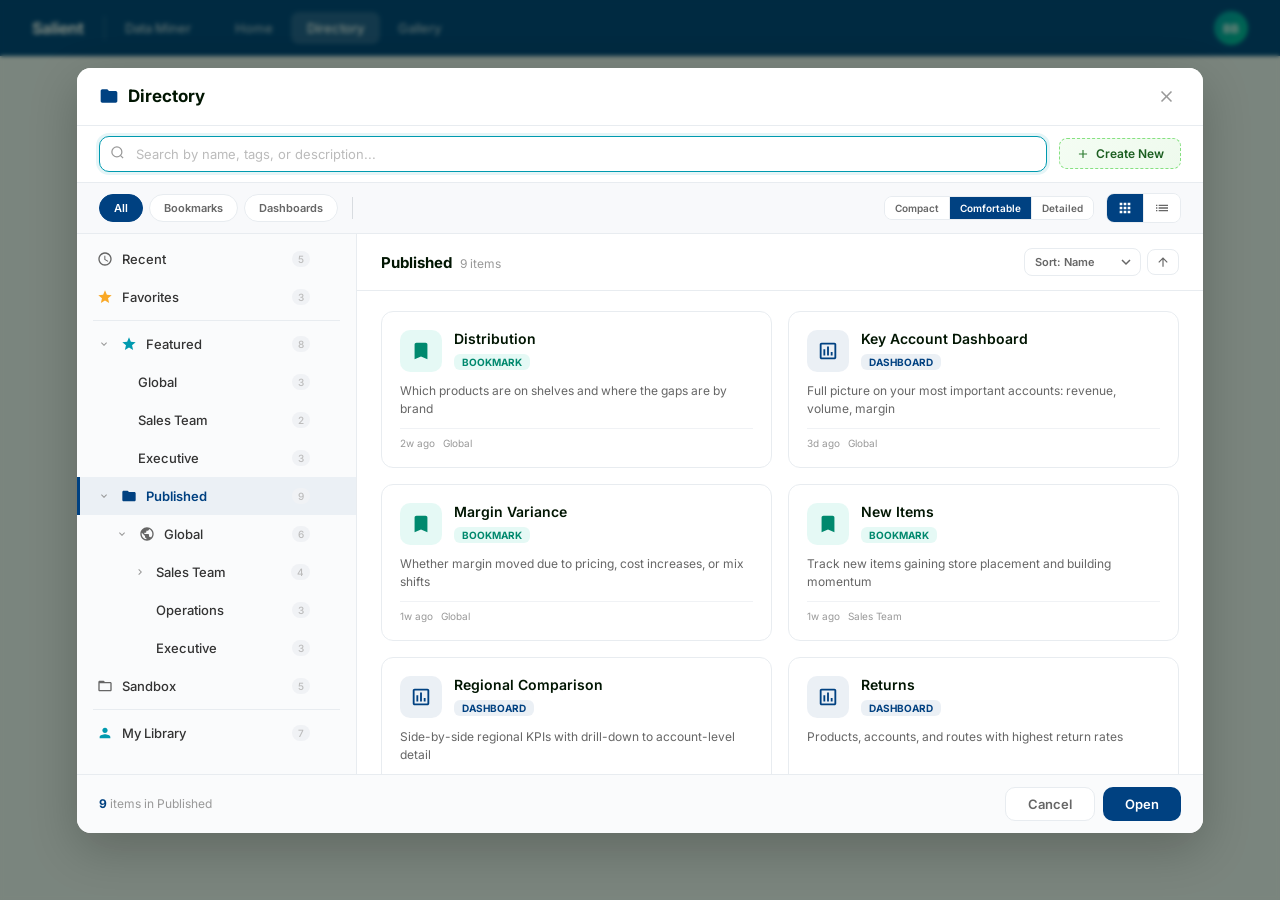
<file: mockups/directory-redesign.html>
<!DOCTYPE html>
<html lang="en">
<head>
<meta charset="UTF-8">
<meta name="viewport" content="width=device-width, initial-scale=1.0">
<title>SDM Directory Dialog - Redesigned</title>
<style>
  @import url('https://fonts.googleapis.com/css2?family=Inter:wght@300;400;500;600;700&display=swap');
  * { margin: 0; padding: 0; box-sizing: border-box; }
  html, body { height: 100%; overflow: hidden; }
  body { font-family: 'Inter', sans-serif; background: #f0f4f8; }

  /* ===== TOP NAV ===== */
  .top-nav { display: flex; align-items: center; height: 56px; padding: 0 32px; background: #004181; flex-shrink: 0; }
  .nav-logo { font-size: 16px; font-weight: 700; color: #fff; }
  .nav-sep { width: 1px; height: 24px; background: rgba(255,255,255,0.2); margin: 0 20px; }
  .nav-product { font-size: 13px; color: rgba(255,255,255,0.7); font-weight: 500; }
  .nav-links { display: flex; gap: 2px; margin-left: 28px; }
  .nav-links a { padding: 8px 16px; font-size: 13px; color: rgba(255,255,255,0.65); text-decoration: none; border-radius: 8px; font-weight: 500; transition: all 0.15s; cursor: pointer; }
  .nav-links a:hover { background: rgba(255,255,255,0.1); color: #fff; }
  .nav-links a.active { background: rgba(255,255,255,0.15); color: #fff; }
  .nav-right { margin-left: auto; }
  .avatar { width: 34px; height: 34px; border-radius: 50%; background: linear-gradient(135deg, #009AAF, #00C09F); display: flex; align-items: center; justify-content: center; color: #fff; font-size: 12px; font-weight: 700; cursor: pointer; }

  /* ===== DIRECTORY OVERLAY ===== */
  .dir-overlay { position: fixed; inset: 0; background: rgba(1,21,2,0.5); z-index: 1000; display: flex; align-items: center; justify-content: center; opacity: 0; pointer-events: none; transition: opacity 0.2s; backdrop-filter: blur(2px); }
  .dir-overlay.open { opacity: 1; pointer-events: auto; }
  .dir-dialog { background: #fff; border-radius: 14px; width: 88vw; max-width: 1320px; height: 85vh; display: flex; flex-direction: column; box-shadow: 0 16px 48px rgba(0,0,0,0.22); overflow: hidden; transform: translateY(10px) scale(0.985); transition: transform 0.2s; }
  .dir-overlay.open .dir-dialog { transform: translateY(0) scale(1); }

  /* Header */
  .dir-header { display: flex; align-items: center; justify-content: space-between; padding: 14px 22px; border-bottom: 1px solid #E8ECF0; background: #fff; flex-shrink: 0; }
  .dir-header-left { display: flex; align-items: center; gap: 12px; }
  .dir-header-title { font-size: 17px; font-weight: 700; color: #011502; display: flex; align-items: center; gap: 9px; }
  .dir-header-title svg { width: 20px; height: 20px; fill: #004181; }
  .dir-header-search { position: relative; }
  .dir-header-search input { width: 280px; padding: 9px 14px 9px 36px; border: 1.5px solid #E8ECF0; border-radius: 10px; font-size: 13px; font-family: inherit; color: #011502; background: #F8FAFE; outline: none; transition: border-color 0.15s, box-shadow 0.15s; }
  .dir-header-search input::placeholder { color: #bbb; }
  .dir-header-search input:focus { border-color: #009AAF; box-shadow: 0 0 0 3px rgba(0,154,175,0.1); background: #fff; }
  .dir-header-search .search-icon { position: absolute; left: 11px; top: 50%; transform: translateY(-50%); pointer-events: none; }
  .dir-header-search .search-icon svg { width: 15px; height: 15px; stroke: #999; fill: none; stroke-width: 2; }
  .dir-header-right { display: flex; align-items: center; gap: 10px; }
  .dir-close-btn { background: none; border: none; cursor: pointer; padding: 5px; border-radius: 6px; transition: background 0.15s; display: flex; align-items: center; justify-content: center; }
  .dir-close-btn:hover { background: rgba(0,0,0,0.06); }
  .dir-close-btn svg { width: 19px; height: 19px; fill: #999; }

  /* Search bar */
  .dir-search-bar { display: flex; align-items: center; gap: 12px; padding: 10px 22px; border-bottom: 1px solid #E8ECF0; background: #fff; flex-shrink: 0; }
  .dir-search-bar .dir-header-search { flex: 1; }
  .dir-search-bar .dir-header-search input { width: 100%; }

  /* Toolbar */
  .dir-toolbar { display: flex; align-items: center; gap: 8px; padding: 10px 22px; border-bottom: 1px solid #E8ECF0; background: #F8F9FB; flex-shrink: 0; }
  .dir-type-chips { display: flex; gap: 6px; }
  .dir-chip { padding: 6px 14px; border-radius: 16px; font-size: 11px; font-weight: 600; font-family: inherit; cursor: pointer; transition: all 0.15s; border: 1.5px solid #E8ECF0; background: #fff; color: #666; }
  .dir-chip:hover { border-color: #009AAF; color: #009AAF; }
  .dir-chip.active { background: #004181; border-color: #004181; color: #fff; }
  .dir-toolbar-sep { width: 1px; height: 22px; background: #D8DCE0; margin: 0 6px; }
  .dir-toolbar-right { margin-left: auto; display: flex; align-items: center; gap: 12px; }
  .view-toggle { display: flex; border: 1.5px solid #E8ECF0; border-radius: 8px; overflow: hidden; }
  .view-toggle-btn { padding: 6px 10px; background: #fff; border: none; cursor: pointer; display: flex; align-items: center; justify-content: center; transition: all 0.15s; }
  .view-toggle-btn + .view-toggle-btn { border-left: 1px solid #E8ECF0; }
  .view-toggle-btn:hover { background: rgba(0,154,175,0.06); }
  .view-toggle-btn.active { background: #004181; }
  .view-toggle-btn.active svg { fill: #fff; }
  .view-toggle-btn svg { width: 16px; height: 16px; fill: #666; }
  .density-toggle { display: flex; align-items: center; gap: 6px; }
  .density-label { font-size: 10px; font-weight: 600; color: #999; text-transform: uppercase; letter-spacing: 0.3px; }
  .density-btns { display: flex; border: 1.5px solid #E8ECF0; border-radius: 8px; overflow: hidden; }
  .density-btn { padding: 5px 10px; background: #fff; border: none; cursor: pointer; font-size: 10px; font-weight: 600; font-family: inherit; color: #666; transition: all 0.15s; white-space: nowrap; }
  .density-btn + .density-btn { border-left: 1px solid #E8ECF0; }
  .density-btn:hover { background: rgba(0,154,175,0.06); color: #009AAF; }
  .density-btn.active { background: #004181; color: #fff; }
  .dir-create-btn { padding: 7px 16px; border: 1.5px dashed #86E181; border-radius: 8px; background: linear-gradient(135deg, #f4fdf3, #eefaed); color: #1b5e20; font-size: 12px; font-weight: 600; font-family: inherit; cursor: pointer; display: flex; align-items: center; gap: 6px; transition: all 0.15s; flex-shrink: 0; }
  .dir-create-btn:hover { border-color: #6fd06a; background: linear-gradient(135deg, #eafae8, #e0f5de); }
  .dir-create-btn.open { border-style: solid; border-color: #4caf50; background: linear-gradient(135deg, #e0f5de, #d4f0d0); }
  .dir-create-btn svg { width: 14px; height: 14px; fill: #2E7D32; }
  .dir-create-panel { max-height: 0; overflow: hidden; transition: max-height 0.22s ease, border-color 0.15s; border-bottom: 0px solid #E8ECF0; background: #F8FBF8; flex-shrink: 0; }
  .dir-create-panel.open { max-height: 320px; border-bottom-width: 1px; }
  .dir-create-panel-inner { display: grid; grid-template-columns: repeat(4, 1fr); gap: 0; padding: 14px 22px; }
  .dir-create-opt { display: flex; flex-direction: column; align-items: center; gap: 8px; padding: 12px 10px; cursor: pointer; transition: background 0.1s; text-decoration: none; border-radius: 10px; text-align: center; }
  .dir-create-opt:hover { background: rgba(0,154,175,0.06); }
  .dir-create-opt-icon { width: 40px; height: 40px; border-radius: 10px; display: flex; align-items: center; justify-content: center; flex-shrink: 0; }
  .dir-create-opt-icon svg { width: 20px; height: 20px; fill: #fff; }
  .dir-create-opt-text { flex: 1; }
  .dir-create-opt-title { font-size: 12px; font-weight: 600; color: #011502; }
  .dir-create-opt-desc { font-size: 10px; color: #999; margin-top: 2px; line-height: 1.3; }

  /* Body */
  .dir-body { display: flex; flex: 1; min-height: 0; overflow: hidden; }

  /* ===== SIDEBAR ===== */
  .dir-sidebar { width: 280px; border-right: 1px solid #E8ECF0; display: flex; flex-direction: column; background: #FAFBFC; flex-shrink: 0; }
  .dir-tree-scroll { flex: 1; overflow-y: auto; padding: 6px 0; }
  .dir-tree-scroll::-webkit-scrollbar { width: 5px; }
  .dir-tree-scroll::-webkit-scrollbar-thumb { background: #d0d4d8; border-radius: 3px; }
  .dir-tree-row { display: flex; align-items: center; gap: 8px; padding: 8px 16px; cursor: pointer; transition: background 0.1s; font-size: 13px; color: #333; font-weight: 500; user-select: none; border-left: 3px solid transparent; }
  .dir-tree-row:hover { background: rgba(0,154,175,0.04); }
  .dir-tree-row.active { background: rgba(0,65,129,0.06); color: #004181; font-weight: 600; border-left-color: #004181; }
  .dir-tree-row.collapsed { display: none; }
  .dir-tree-row .tree-icon { width: 18px; height: 18px; flex-shrink: 0; display: flex; align-items: center; justify-content: center; }
  .dir-tree-row .tree-icon svg { width: 16px; height: 16px; }
  .dir-tree-row .tree-label { white-space: nowrap; overflow: hidden; text-overflow: ellipsis; flex: 1; min-width: 0; }
  .dir-tree-row .tree-count { font-size: 10px; color: #bbb; font-weight: 500; flex-shrink: 0; background: #f0f2f5; padding: 2px 6px; border-radius: 8px; }
  .dir-tree-row .tree-expand { width: 16px; height: 16px; flex-shrink: 0; display: flex; align-items: center; justify-content: center; transition: transform 0.2s; cursor: pointer; }
  .dir-tree-row .tree-expand svg { width: 12px; height: 12px; fill: #999; }
  .dir-tree-row .tree-expand.expanded { transform: rotate(90deg); }
  .dir-tree-row[data-depth="1"] { padding-left: 34px; }
  .dir-tree-row[data-depth="2"] { padding-left: 52px; }
  .dir-tree-row[data-depth="3"] { padding-left: 70px; }
  .dir-tree-row .tree-dots { opacity: 0; width: 22px; height: 22px; border-radius: 5px; display: flex; align-items: center; justify-content: center; cursor: pointer; flex-shrink: 0; transition: opacity 0.1s; border: none; background: none; padding: 0; }
  .dir-tree-row:hover .tree-dots { opacity: 1; }
  .dir-tree-row .tree-dots:hover { background: rgba(0,0,0,0.06); }
  .tree-breadcrumb { display: flex; align-items: center; flex-wrap: wrap; gap: 2px; overflow: visible; white-space: normal !important; line-height: 1.4; padding: 2px 0; }
  .tree-bc-pill { padding: 1px 6px; background: rgba(0,65,129,0.07); color: #004181; border-radius: 8px; font-size: 10px; font-weight: 500; white-space: nowrap; }
  .tree-bc-sep { color: #bbb; font-size: 11px; margin: 0 1px; line-height: 1; }
  .dir-tree-row .tree-dots svg { width: 14px; height: 14px; fill: #999; }
  .dir-tree-sep { height: 1px; background: #E8ECF0; margin: 4px 16px; }

  /* ===== CONTENT AREA ===== */
  .dir-content { flex: 1; display: flex; flex-direction: column; min-height: 0; overflow: hidden; }
  .dir-content-header { padding: 14px 24px; border-bottom: 1px solid #E8ECF0; display: flex; align-items: center; justify-content: space-between; background: #fff; flex-shrink: 0; }
  .dir-content-title { font-size: 15px; font-weight: 700; color: #011502; }
  .dir-content-subtitle { font-size: 12px; color: #999; margin-left: 8px; font-weight: 400; }
  .dir-sort-select { padding: 6px 28px 6px 10px; border: 1.5px solid #E8ECF0; border-radius: 8px; font-size: 11px; font-weight: 600; font-family: inherit; color: #666; background: #fff; appearance: none; background-image: url("data:image/svg+xml,%3Csvg xmlns='http://www.w3.org/2000/svg' width='12' height='12' viewBox='0 0 12 12'%3E%3Cpath d='M2 4l4 4 4-4' fill='none' stroke='%23666' stroke-width='1.5'/%3E%3C/svg%3E"); background-repeat: no-repeat; background-position: right 8px center; cursor: pointer; outline: none; }
  .dir-content-actions { display: flex; align-items: center; gap: 6px; }
  .dir-sort-dir-btn { padding: 5px 8px; border: 1.5px solid #E8ECF0; border-radius: 8px; background: #fff; color: #666; cursor: pointer; display: flex; align-items: center; transition: all 0.15s; line-height: 0; }
  .dir-sort-dir-btn:hover { border-color: #0077E6; color: #0077E6; }
  .dir-sort-dir-btn svg { width: 14px; height: 14px; fill: currentColor; }
  .dir-content-scroll { flex: 1; overflow-y: auto; padding: 20px 24px; }
  .dir-content-scroll::-webkit-scrollbar { width: 6px; }
  .dir-content-scroll::-webkit-scrollbar-thumb { background: #d0d4d8; border-radius: 3px; }

  /* ===== GRID ===== */
  .dir-grid { display: grid; grid-template-columns: repeat(auto-fill, minmax(280px, 1fr)); gap: 16px; }
  .dir-grid:not(.active) { display: none; }
  .dir-grid-card { border: 1.5px solid #E8ECF0; border-radius: 12px; background: #fff; padding: 18px; cursor: pointer; transition: all 0.15s; display: flex; flex-direction: column; gap: 10px; position: relative; }
  .dir-grid-card:hover { border-color: #009AAF; box-shadow: 0 4px 16px rgba(0,154,175,0.12); transform: translateY(-1px); }
  .dir-grid-card.selected { border-color: #004181; background: rgba(0,65,129,0.03); }
  .dir-card-top { display: flex; align-items: flex-start; gap: 12px; }
  .dir-card-icon { width: 42px; height: 42px; border-radius: 10px; display: flex; align-items: center; justify-content: center; flex-shrink: 0; }
  .dir-card-icon.dashboard { background: rgba(0,65,129,0.08); }
  .dir-card-icon.dashboard svg { fill: #004181; }
  .dir-card-icon.bookmark { background: rgba(0,192,159,0.1); }
  .dir-card-icon.bookmark svg { fill: #00896e; }
  .dir-card-icon svg { width: 22px; height: 22px; }
  .dir-card-info { flex: 1; min-width: 0; }
  .dir-card-name { font-size: 14px; font-weight: 600; color: #011502; margin-bottom: 3px; white-space: nowrap; overflow: hidden; text-overflow: ellipsis; }
  .dir-card-badge { display: inline-block; padding: 2px 8px; border-radius: 6px; font-size: 10px; font-weight: 700; text-transform: uppercase; }
  .dir-card-badge.dashboard { background: rgba(0,65,129,0.08); color: #004181; }
  .dir-card-badge.bookmark { background: rgba(0,192,159,0.1); color: #00896e; }
  .dir-card-desc { font-size: 12px; color: #666; line-height: 1.5; display: -webkit-box; -webkit-line-clamp: 2; -webkit-box-orient: vertical; overflow: hidden; }
  .dir-card-tags { display: flex; flex-wrap: wrap; gap: 4px; }
  .dir-card-tag { padding: 2px 8px; border-radius: 10px; font-size: 10px; font-weight: 500; background: rgba(0,154,175,0.06); color: #009AAF; border: 1px solid rgba(0,154,175,0.12); }
  .dir-card-meta { display: flex; align-items: center; gap: 8px; margin-top: auto; padding-top: 8px; border-top: 1px solid #F0F2F5; }
  .dir-card-meta-item { font-size: 10px; color: #999; }
  .dir-card-dots { position: absolute; top: 12px; right: 12px; width: 24px; height: 24px; border-radius: 6px; display: flex; align-items: center; justify-content: center; cursor: pointer; opacity: 0; transition: opacity 0.1s; border: none; background: none; }
  .dir-grid-card:hover .dir-card-dots { opacity: 1; }
  .dir-card-dots:hover { background: #f0f2f5; }
  .dir-card-dots svg { width: 16px; height: 16px; fill: #999; }

  /* Grid density */
  .dir-grid.compact .dir-card-desc, .dir-grid.compact .dir-card-tags, .dir-grid.compact .dir-card-meta { display: none; }
  .dir-grid.compact .dir-grid-card { padding: 14px; gap: 6px; }
  .dir-grid.comfortable .dir-card-tags { display: none; }

  /* ===== LIST ===== */
  .dir-list { display: none; flex-direction: column; gap: 2px; }
  .dir-list.active { display: flex; }
  .dir-list-row { display: flex; align-items: center; gap: 14px; padding: 12px 16px; border-radius: 10px; cursor: pointer; transition: all 0.1s; border: 1.5px solid transparent; }
  .dir-list-row:hover { background: rgba(0,154,175,0.03); border-color: rgba(0,154,175,0.12); }
  .dir-list-row.selected { background: rgba(0,65,129,0.04); border-color: rgba(0,65,129,0.15); }
  .dir-list-icon { width: 36px; height: 36px; border-radius: 8px; display: flex; align-items: center; justify-content: center; flex-shrink: 0; }
  .dir-list-icon.dashboard { background: rgba(0,65,129,0.08); }
  .dir-list-icon.dashboard svg { fill: #004181; }
  .dir-list-icon.bookmark { background: rgba(0,192,159,0.1); }
  .dir-list-icon.bookmark svg { fill: #00896e; }
  .dir-list-icon svg { width: 18px; height: 18px; }
  .dir-list-info { flex: 1; min-width: 0; }
  .dir-list-name { font-size: 13px; font-weight: 600; color: #011502; white-space: nowrap; overflow: hidden; text-overflow: ellipsis; }
  .dir-list-desc { font-size: 11px; color: #999; margin-top: 2px; white-space: nowrap; overflow: hidden; text-overflow: ellipsis; }
  .dir-list-tags { display: flex; gap: 4px; flex-shrink: 0; }
  .dir-list-tag { padding: 2px 7px; border-radius: 8px; font-size: 9px; font-weight: 500; background: rgba(0,154,175,0.06); color: #009AAF; }
  .dir-list-badge { padding: 3px 8px; border-radius: 6px; font-size: 10px; font-weight: 700; flex-shrink: 0; }
  .dir-list-badge.dashboard { background: rgba(0,65,129,0.08); color: #004181; }
  .dir-list-badge.bookmark { background: rgba(0,192,159,0.1); color: #00896e; }
  .dir-list-meta { font-size: 10px; color: #bbb; flex-shrink: 0; white-space: nowrap; }
  .dir-list-location { display: flex; align-items: center; gap: 3px; font-size: 10px; color: #aaa; margin-top: 2px; }
  .dir-list-location svg { fill: #bbb; flex-shrink: 0; }
  .dir-list-dots { width: 24px; height: 24px; border-radius: 6px; display: flex; align-items: center; justify-content: center; cursor: pointer; opacity: 0; transition: opacity 0.1s; border: none; background: none; flex-shrink: 0; }
  .dir-list-row:hover .dir-list-dots { opacity: 1; }
  .dir-list-dots:hover { background: #f0f2f5; }
  .dir-list-dots svg { width: 16px; height: 16px; fill: #999; }

  /* List density */
  .dir-list.compact .dir-list-desc, .dir-list.compact .dir-list-tags { display: none; }
  .dir-list.compact .dir-list-row { padding: 8px 16px; gap: 10px; }
  .dir-list.compact .dir-list-icon { width: 28px; height: 28px; border-radius: 6px; }
  .dir-list.compact .dir-list-icon svg { width: 14px; height: 14px; }
  .dir-list.comfortable .dir-list-tags { display: none; }

  /* ===== FEATURED SECTION ===== */
  .featured-section { margin-bottom: 0; padding-bottom: 20px; border-bottom: 1.5px solid #E8ECF0; margin-bottom: 20px; }
  .featured-header { font-size: 13px; font-weight: 700; color: #011502; margin-bottom: 12px; display: flex; align-items: center; gap: 8px; cursor: pointer; user-select: none; }
  .featured-header:hover { color: #004181; }
  .featured-header .featured-count { font-size: 11px; font-weight: 500; color: #999; }
  .featured-header .featured-chevron { margin-left: auto; width: 16px; height: 16px; color: #999; transition: transform 0.2s; flex-shrink: 0; }
  .featured-header .featured-chevron.collapsed { transform: rotate(-90deg); }
  .featured-grid { display: grid; grid-template-columns: repeat(auto-fill, minmax(220px, 1fr)); gap: 14px; }
  .featured-grid.hidden { display: none; }
  .featured-card { border: 1.5px solid #E8ECF0; border-radius: 12px; background: #fff; overflow: hidden; cursor: pointer; transition: all 0.15s; position: relative; }
  .featured-card:hover { border-color: #009AAF; box-shadow: 0 4px 16px rgba(0,154,175,0.12); transform: translateY(-1px); }
  .featured-thumb { height: 110px; position: relative; display: flex; align-items: center; justify-content: center; overflow: hidden; }
  .featured-thumb.thumb-blue { background: linear-gradient(135deg, #e8f0fe, #d4e4fc); }
  .featured-thumb.thumb-purple { background: linear-gradient(135deg, #f0e8fe, #e4d4fc); }
  .featured-thumb.thumb-teal { background: linear-gradient(135deg, #e0f7f7, #c8f0ef); }
  .featured-thumb.thumb-green { background: linear-gradient(135deg, #e8fce8, #d0f5d0); }
  .featured-thumb.thumb-orange { background: linear-gradient(135deg, #fef3e0, #fde8c8); }
  .featured-badges { position: absolute; top: 8px; left: 8px; display: flex; gap: 5px; }
  .featured-badge { padding: 2px 7px; border-radius: 6px; font-size: 9px; font-weight: 700; color: #fff; }
  .featured-badge.popular { background: #009AAF; }
  .featured-info { padding: 10px 12px; }
  .featured-name { font-size: 12px; font-weight: 600; color: #011502; margin-bottom: 3px; white-space: nowrap; overflow: hidden; text-overflow: ellipsis; display: flex; align-items: center; gap: 5px; }
  .featured-name svg { flex-shrink: 0; opacity: 0.5; }
  .featured-desc { font-size: 11px; color: #666; line-height: 1.4; display: -webkit-box; -webkit-line-clamp: 2; -webkit-box-orient: vertical; overflow: hidden; margin-bottom: 6px; }
  .featured-meta { display: flex; align-items: center; }
  .featured-tag { padding: 2px 8px; border-radius: 8px; font-size: 9px; font-weight: 600; }
  .featured-tag.executive { background: rgba(0,65,129,0.08); color: #004181; }
  .featured-tag.sales { background: rgba(0,154,175,0.08); color: #009AAF; }
  .featured-tag.operations { background: rgba(134,225,129,0.15); color: #2E7D32; }
  .featured-tag.pricing { background: rgba(249,168,37,0.12); color: #E65100; }
  .featured-tag.default { background: rgba(0,65,129,0.08); color: #004181; }

  /* Footer */
  .dir-footer { display: flex; align-items: center; justify-content: space-between; padding: 12px 22px; border-top: 1px solid #E8ECF0; background: #FAFBFC; flex-shrink: 0; }
  .dir-footer-left { font-size: 12px; color: #999; }
  .dir-footer-left strong { color: #004181; }
  .dir-footer-right { display: flex; gap: 8px; }
  .dir-footer-btn { padding: 8px 22px; border-radius: 10px; font-size: 13px; font-weight: 600; border: none; cursor: pointer; font-family: inherit; transition: all 0.15s; }
  .dir-footer-btn.primary { background: #004181; color: #fff; }
  .dir-footer-btn.primary:hover { background: #003568; }
  .dir-footer-btn.cancel { background: #fff; color: #666; border: 1.5px solid #E8ECF0; }
  .dir-footer-btn.cancel:hover { border-color: #999; }

  .app-shell { max-width: 1440px; margin: 0 auto; background: #fff; height: 100vh; display: flex; flex-direction: column; overflow: hidden; }
  .main-placeholder { flex: 1; background: #F5F7FA; display: flex; align-items: center; justify-content: center; color: #999; font-size: 14px; }

  /* ===== CONTEXT MENU ===== */
  .ctx-menu { position: fixed; min-width: 200px; background: #fff; border-radius: 12px; box-shadow: 0 8px 32px rgba(0,0,0,0.18); z-index: 2000; padding: 8px 0; display: none; }
  .ctx-menu.open { display: block; animation: ctxIn 0.1s ease-out; }
  @keyframes ctxIn { from { opacity: 0; transform: scale(0.95); } to { opacity: 1; transform: scale(1); } }
  .ctx-menu-item { display: flex; align-items: center; gap: 12px; padding: 10px 18px; font-size: 13px; color: #333; cursor: pointer; transition: background 0.1s; white-space: nowrap; }
  .ctx-menu-item:hover { background: #F5F7FA; }
  .ctx-menu-item svg { width: 16px; height: 16px; fill: #666; flex-shrink: 0; }
  .ctx-menu-item.danger { color: #dc3545; }
  .ctx-menu-item.danger svg { fill: #dc3545; }
  .ctx-menu-item.danger:hover { background: rgba(220,53,69,0.06); }
  .ctx-menu-sep { height: 1px; background: #E8ECF0; margin: 4px 0; }
  .ctx-menu-overlay { position: fixed; inset: 0; z-index: 1999; display: none; }
  .ctx-menu-overlay.open { display: block; }

  /* ===== FEEDBACK BUTTON (fixed) ===== */
  .feedback-fab { position: fixed; bottom: 24px; right: 24px; z-index: 3000; display: inline-flex; align-items: center; gap: 8px; padding: 12px 22px; background: #004181; color: #fff; border-radius: 28px; font-size: 13px; font-weight: 600; font-family: 'Inter', sans-serif; text-decoration: none; box-shadow: 0 4px 16px rgba(0,65,129,0.3); transition: background 0.15s, transform 0.15s; }
  .feedback-fab:hover { background: #003568; transform: translateY(-1px); box-shadow: 0 6px 20px rgba(0,65,129,0.35); }
  .feedback-fab svg { width: 16px; height: 16px; fill: #fff; }
</style>
</head>
<body>
<div class="app-shell">
  <nav class="top-nav">
    <div class="nav-logo">Salient</div><span class="nav-sep"></span><span class="nav-product">Data Miner</span>
    <div class="nav-links"><a>Home</a><a class="active" onclick="openDirectory()">Directory</a><a>Gallery</a></div>
    <div class="nav-right"><div class="avatar">BB</div></div>
  </nav>
  <div class="main-placeholder"><span>Click <strong>"Directory"</strong> in the nav bar to open the redesigned dialog</span></div>
</div>



<div class="dir-overlay" id="dirOverlay" onclick="if(event.target===this)closeDirectory()">
  <div class="dir-dialog">
    <div class="dir-header">
      <div class="dir-header-left">
        <span class="dir-header-title"><svg viewBox="0 0 24 24"><path d="M10 4H4c-1.1 0-2 .9-2 2v12c0 1.1.9 2 2 2h16c1.1 0 2-.9 2-2V8c0-1.1-.9-2-2-2h-8l-2-2z"/></svg>Directory</span>
      </div>
      <div class="dir-header-right">
        <button class="dir-close-btn" onclick="closeDirectory()"><svg viewBox="0 0 24 24"><path d="M19 6.41L17.59 5 12 10.59 6.41 5 5 6.41 10.59 12 5 17.59 6.41 19 12 13.41 17.59 19 19 17.59 13.41 12z"/></svg></button>
      </div>
    </div>
    <div class="dir-search-bar">
      <div class="dir-header-search"><span class="search-icon"><svg viewBox="0 0 24 24"><circle cx="11" cy="11" r="8"/><line x1="21" y1="21" x2="16.65" y2="16.65"/></svg></span><input type="text" placeholder="Search by name, tags, or description..." id="dirSearchInput"></div>
      <button class="dir-create-btn" id="dirCreateBtn" onclick="toggleDirCreate(event)"><svg viewBox="0 0 24 24"><path d="M19 13h-6v6h-2v-6H5v-2h6V5h2v6h6v2z"/></svg>Create New</button>
    </div>
    <div class="dir-create-panel" id="dirCreatePanel">
      <div class="dir-create-panel-inner">
        <a class="dir-create-opt" href="#">
          <div class="dir-create-opt-icon" style="background:linear-gradient(135deg,#86E181,#6fd06a);"><svg viewBox="0 0 24 24"><path d="M20 2H4c-1.1 0-2 .9-2 2v18l4-4h14c1.1 0 2-.9 2-2V4c0-1.1-.9-2-2-2zm-2 12H6v-2h12v2zm0-3H6V9h12v2zm0-3H6V6h12v2z"/></svg></div>
          <div class="dir-create-opt-text">
            <div class="dir-create-opt-title">Guide Me</div>
            <div class="dir-create-opt-desc">Answer questions to get started</div>
          </div>
        </a>
        <a class="dir-create-opt" href="#">
          <div class="dir-create-opt-icon" style="background:linear-gradient(135deg,#378ADD,#185FA5);"><svg viewBox="0 0 24 24"><path d="M4 8h4V4H4v4zm6 0h4V4h-4v4zm6 0h4V4h-4v4zM4 14h4v-4H4v4zm6 0h4v-4h-4v4zm6 0h4v-4h-4v4zM4 20h4v-4H4v4zm6 0h4v-4h-4v4zm6 0h4v-4h-4v4z"/></svg></div>
          <div class="dir-create-opt-text">
            <div class="dir-create-opt-title">Select Template</div>
            <div class="dir-create-opt-desc">Browse the catalog</div>
          </div>
        </a>
        <a class="dir-create-opt" href="#">
          <div class="dir-create-opt-icon" style="background:linear-gradient(135deg,#00C09F,#009AAF);"><svg viewBox="0 0 24 24"><path d="M17 3H7c-1.1 0-2 .9-2 2v16l7-3 7 3V5c0-1.1-.9-2-2-2z"/></svg></div>
          <div class="dir-create-opt-text">
            <div class="dir-create-opt-title">Bookmark</div>
            <div class="dir-create-opt-desc">Interact in Explore mode</div>
          </div>
        </a>
        <a class="dir-create-opt" href="#">
          <div class="dir-create-opt-icon" style="background:linear-gradient(135deg,#004181,#003060);"><svg viewBox="0 0 24 24"><path d="M19 3H5c-1.1 0-2 .9-2 2v14c0 1.1.9 2 2 2h14c1.1 0 2-.9 2-2V5c0-1.1-.9-2-2-2zm0 16H5V5h14v14zM7 10h2v7H7zm4-3h2v10h-2zm4 6h2v4h-2z"/></svg></div>
          <div class="dir-create-opt-text">
            <div class="dir-create-opt-title">Dashboard</div>
            <div class="dir-create-opt-desc">Design in drag and drop editor</div>
          </div>
        </a>
      </div>
    </div>
    <div class="dir-toolbar">
      <div class="dir-type-chips">
        <button class="dir-chip active" onclick="setTypeFilter('all',this)">All</button>
        <button class="dir-chip" onclick="setTypeFilter('bookmark',this)">Bookmarks</button>
        <button class="dir-chip" onclick="setTypeFilter('dashboard',this)">Dashboards</button>
      </div>
      <div class="dir-toolbar-sep"></div>
      <div class="dir-toolbar-right">
        <div class="density-toggle">
          <div class="density-btns">
            <button class="density-btn" onclick="setDensity('compact',this)">Compact</button>
            <button class="density-btn active" onclick="setDensity('comfortable',this)">Comfortable</button>
            <button class="density-btn" onclick="setDensity('detailed',this)">Detailed</button>
          </div>
        </div>
        <div class="view-toggle">
          <button class="view-toggle-btn active" onclick="setView('grid',this)"><svg viewBox="0 0 24 24"><path d="M4 8h4V4H4v4zm6 0h4V4h-4v4zm6 0h4V4h-4v4zM4 14h4v-4H4v4zm6 0h4v-4h-4v4zm6 0h4v-4h-4v4zM4 20h4v-4H4v4zm6 0h4v-4h-4v4zm6 0h4v-4h-4v4z"/></svg></button>
          <button class="view-toggle-btn" onclick="setView('list',this)"><svg viewBox="0 0 24 24"><path d="M3 13h2v-2H3v2zm0 4h2v-2H3v2zm0-8h2V7H3v2zm4 4h14v-2H7v2zm0 4h14v-2H7v2zM7 7v2h14V7H7z"/></svg></button>
        </div>
      </div>
    </div>
    <div class="dir-body">
      <div class="dir-sidebar" id="dirSidebar">
        <div class="dir-tree-scroll" id="dirTree"></div>
      </div>
      <div class="dir-content">
        <div class="dir-content-header"><div><span class="dir-content-title" id="contentTitle">Published</span><span class="dir-content-subtitle" id="contentSubtitle"></span></div><div class="dir-content-actions"><select class="dir-sort-select" id="dirSortSelect" onchange="setSort(this.value)"><option value="name">Sort: Name</option><option value="modified">Sort: Modified</option><option value="type">Sort: Type</option></select><button class="dir-sort-dir-btn" id="dirSortDirBtn" onclick="toggleSortDir()" title="Toggle sort direction"><svg viewBox="0 0 24 24"><path d="M4 12l1.41 1.41L11 7.83V20h2V7.83l5.58 5.59L20 12l-8-8-8 8z"/></svg></button></div></div>
        <div class="dir-content-scroll" id="dirContentScroll"></div>
      </div>
    </div>
    <div class="dir-footer"><div class="dir-footer-left" id="dirFooter"></div><div class="dir-footer-right"><button class="dir-footer-btn cancel" onclick="closeDirectory()">Cancel</button><button class="dir-footer-btn primary">Open</button></div></div>
  </div>
</div>

<div class="ctx-menu-overlay" id="ctxOverlay" onclick="closeCtxMenu()"></div>
<div class="ctx-menu" id="itemCtxMenu">
  <div class="ctx-menu-item" onclick="closeCtxMenu()"><svg viewBox="0 0 24 24"><path d="M19 19H5V5h7V3H5c-1.1 0-2 .9-2 2v14c0 1.1.9 2 2 2h14c1.1 0 2-.9 2-2v-7h-2v7zM14 3v2h3.59l-9.83 9.83 1.41 1.41L19 6.41V10h2V3h-7z"/></svg>Open</div>
  <div class="ctx-menu-item" onclick="closeCtxMenu()"><svg viewBox="0 0 24 24"><path d="M19 19H5V5h7V3H5c-1.1 0-2 .9-2 2v14c0 1.1.9 2 2 2h14c1.1 0 2-.9 2-2v-7h-2v7zM14 3v2h3.59l-9.83 9.83 1.41 1.41L19 6.41V10h2V3h-7z"/></svg>Open in New Tab</div>
  <div class="ctx-menu-sep"></div>
  <div class="ctx-menu-item" onclick="closeCtxMenu()"><svg viewBox="0 0 24 24"><path d="M10 9h4V6h3l-5-5-5 5h3v3zm-1 1H6V7l-5 5 5 5v-3h3v-4zm14 2l-5-5v3h-3v4h3v3l5-5zm-9 3h-4v3H7l5 5 5-5h-3v-3z"/></svg>Move</div>
  <div class="ctx-menu-item" onclick="closeCtxMenu()"><svg viewBox="0 0 24 24"><path d="M3 17.25V21h3.75L17.81 9.94l-3.75-3.75L3 17.25zM20.71 7.04a1 1 0 000-1.41l-2.34-2.34a1 1 0 00-1.41 0l-1.83 1.83 3.75 3.75 1.83-1.83z"/></svg>Rename</div>
  <div class="ctx-menu-sep"></div>
  <div class="ctx-menu-item" onclick="closeCtxMenu()"><svg viewBox="0 0 24 24"><path d="M10 20v-6h4v6h5v-8h3L12 3 2 12h3v8z"/></svg>Set As Home</div>
  <div class="ctx-menu-item" onclick="closeCtxMenu()"><svg viewBox="0 0 24 24"><path d="M22 9.24l-7.19-.62L12 2 9.19 8.63 2 9.24l5.46 4.73L5.82 21 12 17.27 18.18 21l-1.63-7.03L22 9.24z"/></svg>Add to Featured</div>
  <div class="ctx-menu-item" onclick="closeCtxMenu()"><svg viewBox="0 0 24 24"><path d="M22 9.24l-7.19-.62L12 2 9.19 8.63 2 9.24l5.46 4.73L5.82 21 12 17.27 18.18 21l-1.63-7.03L22 9.24z"/></svg>Unfavorite</div>
  <div class="ctx-menu-item" onclick="closeCtxMenu()"><svg viewBox="0 0 24 24"><path d="M4 6H2v14c0 1.1.9 2 2 2h14v-2H4V6zm16-4H8c-1.1 0-2 .9-2 2v12c0 1.1.9 2 2 2h12c1.1 0 2-.9 2-2V4c0-1.1-.9-2-2-2zm-1 9h-4v4h-2v-4H9V9h4V5h2v4h4v2z"/></svg>Add to Gallery</div>
  <div class="ctx-menu-sep"></div>
  <div class="ctx-menu-item" onclick="closeCtxMenu()"><svg viewBox="0 0 24 24"><path d="M3.9 12c0-1.71 1.39-3.1 3.1-3.1h4V7H7c-2.76 0-5 2.24-5 5s2.24 5 5 5h4v-1.9H7c-1.71 0-3.1-1.39-3.1-3.1zM8 13h8v-2H8v2zm9-6h-4v1.9h4c1.71 0 3.1 1.39 3.1 3.1s-1.39 3.1-3.1 3.1h-4V17h4c2.76 0 5-2.24 5-5s-2.24-5-5-5z"/></svg>Copy URL</div>
  <div class="ctx-menu-item" onclick="closeCtxMenu()"><svg viewBox="0 0 24 24"><path d="M9 16h6v-6h4l-7-7-7 7h4v6zm-4 2h14v2H5v-2z"/></svg>Export</div>
  <div class="ctx-menu-item" onclick="closeCtxMenu()"><svg viewBox="0 0 24 24"><path d="M20 2H8c-1.1 0-2 .9-2 2v12c0 1.1.9 2 2 2h12c1.1 0 2-.9 2-2V4c0-1.1-.9-2-2-2z"/></svg>Create PDF</div>
  <div class="ctx-menu-sep"></div>
  <div class="ctx-menu-item" onclick="closeCtxMenu()"><svg viewBox="0 0 24 24"><path d="M19 9h-4V3H9v6H5l7 7 7-7zM5 18v2h14v-2H5z"/></svg>Import Setting To Current</div>
  <div class="ctx-menu-item" onclick="closeCtxMenu()"><svg viewBox="0 0 24 24"><path d="M12 2C6.48 2 2 6.48 2 12s4.48 10 10 10 10-4.48 10-10S17.52 2 12 2zm1 15h-2v-6h2v6zm0-8h-2V7h2v2z"/></svg>Details</div>
  <div class="ctx-menu-sep"></div>
  <div class="ctx-menu-item danger" onclick="closeCtxMenu()"><svg viewBox="0 0 24 24"><path d="M6 19c0 1.1.9 2 2 2h8c1.1 0 2-.9 2-2V7H6v12zM19 4h-3.5l-1-1h-5l-1 1H5v2h14V4z"/></svg>Delete</div>
</div>
<div class="ctx-menu" id="folderCtxMenu">
  <div class="ctx-menu-item" onclick="closeCtxMenu()"><svg viewBox="0 0 24 24"><path d="M19 19H5V5h7V3H5c-1.1 0-2 .9-2 2v14c0 1.1.9 2 2 2h14c1.1 0 2-.9 2-2v-7h-2v7zM14 3v2h3.59l-9.83 9.83 1.41 1.41L19 6.41V10h2V3h-7z"/></svg>Open</div>
  <div class="ctx-menu-sep"></div>
  <div class="ctx-menu-item" onclick="closeCtxMenu()"><svg viewBox="0 0 24 24"><path d="M3 17.25V21h3.75L17.81 9.94l-3.75-3.75L3 17.25zM20.71 7.04a1 1 0 000-1.41l-2.34-2.34a1 1 0 00-1.41 0l-1.83 1.83 3.75 3.75 1.83-1.83z"/></svg>Rename</div>
  <div class="ctx-menu-item" onclick="closeCtxMenu()"><svg viewBox="0 0 24 24"><path d="M20 6h-8l-2-2H4c-1.1 0-1.99.9-1.99 2L2 18c0 1.1.9 2 2 2h16c1.1 0 2-.9 2-2V8c0-1.1-.9-2-2-2zm-1 8h-3v3h-2v-3h-3v-2h3V9h2v3h3v2z"/></svg>Add Folder</div>
  <div class="ctx-menu-item" onclick="closeCtxMenu()"><svg viewBox="0 0 24 24"><path d="M10 9h4V6h3l-5-5-5 5h3v3zm-1 1H6V7l-5 5 5 5v-3h3v-4zm14 2l-5-5v3h-3v4h3v3l5-5zm-9 3h-4v3H7l5 5 5-5h-3v-3z"/></svg>Move</div>
  <div class="ctx-menu-sep"></div>
  <div class="ctx-menu-item" onclick="closeCtxMenu()"><svg viewBox="0 0 24 24"><path d="M10 20v-6h4v6h5v-8h3L12 3 2 12h3v8z"/></svg>Set As Home</div>
  <div class="ctx-menu-item" onclick="closeCtxMenu()"><svg viewBox="0 0 24 24"><path d="M3.9 12c0-1.71 1.39-3.1 3.1-3.1h4V7H7c-2.76 0-5 2.24-5 5s2.24 5 5 5h4v-1.9H7c-1.71 0-3.1-1.39-3.1-3.1zM8 13h8v-2H8v2zm9-6h-4v1.9h4c1.71 0 3.1 1.39 3.1 3.1s-1.39 3.1-3.1 3.1h-4V17h4c2.76 0 5-2.24 5-5s-2.24-5-5-5z"/></svg>Copy URL</div>
  <div class="ctx-menu-sep"></div>
  <div class="ctx-menu-item danger" onclick="closeCtxMenu()"><svg viewBox="0 0 24 24"><path d="M6 19c0 1.1.9 2 2 2h8c1.1 0 2-.9 2-2V7H6v12zM19 4h-3.5l-1-1h-5l-1 1H5v2h14V4z"/></svg>Delete</div>
</div>

<script>
var ITEMS = {
  published: [
    { name:'Sales Performance Overview', type:'dashboard', desc:'Revenue, units, and trends across all regions with period-over-period comparison', tags:['sales','revenue','volume','overview'], modified:'2d ago', folder:'Global' },
    { name:'Regional Comparison', type:'dashboard', desc:'Side-by-side regional KPIs with drill-down to account-level detail', tags:['region','territory','KPI'], modified:'5d ago', folder:'Global' },
    { name:'YOY Trend', type:'bookmark', desc:'Year-over-year trending with seasonality index and forecast overlay', tags:['yoy','trend','seasonal','forecast'], modified:'1w ago', folder:'Global' },
    { name:'Key Account Dashboard', type:'dashboard', desc:'Full picture on your most important accounts: revenue, volume, margin', tags:['key account','customer','margin'], modified:'3d ago', folder:'Global' },
    { name:'Margin Variance', type:'bookmark', desc:'Whether margin moved due to pricing, cost increases, or mix shifts', tags:['margin','variance','pricing','COGS'], modified:'1w ago', folder:'Global' },
    { name:'Distribution', type:'bookmark', desc:'Which products are on shelves and where the gaps are by brand', tags:['distribution','product','coverage'], modified:'2w ago', folder:'Global' },
    { name:'Territory Sales Managers', type:'dashboard', desc:'Evaluate each sales manager on revenue and placement performance', tags:['territory','TSM','coaching'], modified:'4d ago', folder:'Sales Team' },
    { name:'New Items', type:'bookmark', desc:'Track new items gaining store placement and building momentum', tags:['new items','product launch'], modified:'1w ago', folder:'Sales Team' },
    { name:'Returns', type:'dashboard', desc:'Products, accounts, and routes with highest return rates', tags:['returns','quality','supply chain'], modified:'3w ago', folder:'Operations' }
  ],
  global: [
    { name:'Sales Performance Overview', type:'dashboard', desc:'Revenue, units, and trends across all regions with period-over-period comparison', tags:['sales','revenue','volume'], modified:'2d ago', folder:'Global', folderPath:'Published > Global', featured:true, uses:1240, widgets:4, thumb:'blue' },
    { name:'Regional Comparison', type:'dashboard', desc:'Side-by-side regional KPIs with drill-down to account-level detail', tags:['region','territory','KPI'], modified:'5d ago', folder:'Global', folderPath:'Published > Global', featured:true, uses:870, widgets:3, thumb:'teal' },
    { name:'YOY Trend', type:'bookmark', desc:'Year-over-year trending with seasonality index and forecast overlay', tags:['yoy','trend','forecast'], modified:'1w ago', folder:'Global' },
    { name:'Key Account Dashboard', type:'dashboard', desc:'Full picture on your most important accounts', tags:['key account','customer','margin'], modified:'3d ago', folder:'Global', folderPath:'Published > Global', featured:true, uses:1650, widgets:5, thumb:'green', popular:true },
    { name:'Margin Variance', type:'bookmark', desc:'Whether margin moved due to pricing, cost increases, or mix shifts', tags:['margin','variance','pricing'], modified:'1w ago', folder:'Global' },
    { name:'Distribution', type:'bookmark', desc:'Which products are on shelves and where the gaps are', tags:['distribution','coverage'], modified:'2w ago', folder:'Global' }
  ],
  sales: [
    { name:'Territory Sales Managers', type:'dashboard', desc:'Evaluate each sales manager on revenue and placement', tags:['territory','TSM','coaching'], modified:'4d ago', folder:'Sales Team', folderPath:'Published > Global > Sales Team', featured:true, uses:445, widgets:2, thumb:'blue' },
    { name:'New Items', type:'bookmark', desc:'Track new items gaining placement and momentum', tags:['new items','launch','innovation'], modified:'1w ago', folder:'Sales Team' },
    { name:'Placements', type:'bookmark', desc:'Where you are gaining and losing shelf space by territory', tags:['placements','shelf','gains'], modified:'2w ago', folder:'Sales Team', folderPath:'Published > Global > Sales Team', featured:true, uses:380, widgets:1, thumb:'green' },
    { name:'Account Penetration', type:'dashboard', desc:'Which accounts have room for more SKUs', tags:['account','penetration','opportunity'], modified:'5d ago', folder:'Sales Team' }
  ],
  ops: [
    { name:'Returns', type:'dashboard', desc:'Products, accounts, and routes with highest return rates', tags:['returns','quality'], modified:'3w ago', folder:'Operations' },
    { name:'Delivery Performance', type:'dashboard', desc:'On-time delivery rates by route and customer segment', tags:['delivery','on-time','logistics'], modified:'1w ago', folder:'Operations' },
    { name:'Inventory Turns', type:'bookmark', desc:'How fast product moves through the warehouse by SKU', tags:['inventory','turns','warehouse'], modified:'2w ago', folder:'Operations' }
  ],
  exec: [
    { name:'CEO Summary', type:'dashboard', desc:'Top-line KPIs: revenue, margin, growth rate at a glance', tags:['executive','CEO','KPI'], modified:'1d ago', folder:'Executive', folderPath:'Published > Global > Executive', featured:true, uses:312, widgets:1, thumb:'blue' },
    { name:'Board Deck', type:'dashboard', desc:'Quarterly results formatted for board presentation', tags:['board','quarterly'], modified:'2w ago', folder:'Executive', folderPath:'Published > Global > Executive', featured:true, uses:956, widgets:2, thumb:'purple' },
    { name:'Strategic Forecast', type:'bookmark', desc:'Long-range forecast model with scenario planning', tags:['forecast','strategy','scenario'], modified:'3d ago', folder:'Executive', folderPath:'Published > Global > Executive', featured:true, uses:1580, widgets:6, thumb:'teal', popular:true }
  ],
  jmiller: [
    { name:'Southeast Weekly', type:'dashboard', desc:'Weekly sales review for southeast territory accounts', tags:['southeast','weekly','territory'], modified:'2d ago', folder:'J. Miller' },
    { name:'Key Account Tracker', type:'dashboard', desc:'Tracking top accounts progress and pipeline status', tags:['key account','pipeline'], modified:'4d ago', folder:'J. Miller' },
    { name:'Competitor Watch', type:'bookmark', desc:'Monitor competitor pricing and promotions in my territory', tags:['competitor','pricing'], modified:'1w ago', folder:'J. Miller' }
  ],
  kthompson: [
    { name:'Midwest Performance', type:'dashboard', desc:'Revenue and placement metrics for midwest region', tags:['midwest','revenue','placements'], modified:'3d ago', folder:'K. Thompson' },
    { name:'New Store Openings', type:'bookmark', desc:'Track new store openings and initial placement targets', tags:['new stores','openings'], modified:'1w ago', folder:'K. Thompson' }
  ],
  rgarcia: [
    { name:'West Coast Pipeline', type:'dashboard', desc:'Pipeline and opportunity tracking for west coast accounts', tags:['west coast','pipeline','opportunity'], modified:'1d ago', folder:'R. Garcia' },
    { name:'Quarterly Goals', type:'bookmark', desc:'Progress toward quarterly revenue and distribution goals', tags:['quarterly','goals','progress'], modified:'5d ago', folder:'R. Garcia' }
  ],
  sandbox: [
    { name:'Customer Pricing', type:'bookmark', desc:'Compare what customers are paying and identify margin slippage', tags:['customer','pricing','variance'], modified:'1w ago', folder:'Sandbox' },
    { name:'Revenue Variance', type:'dashboard', desc:'Whether growth came from prices, volume, or product mix', tags:['revenue','variance','decomposition'], modified:'2w ago', folder:'Sandbox' },
    { name:'Promo Effectiveness', type:'bookmark', desc:'Which promotions drove incremental volume', tags:['promo','effectiveness','ROI'], modified:'3d ago', folder:'Sandbox' },
    { name:'Channel Mix Test', type:'dashboard', desc:'Comparing direct vs. distributor vs. online profitability', tags:['channel','mix','test'], modified:'5d ago', folder:'Sandbox' },
    { name:'Price Elasticity', type:'bookmark', desc:'Volume sensitivity to price changes by product tier', tags:['price','elasticity','model'], modified:'1w ago', folder:'Sandbox' }
  ],
  mine: [
    { name:'My Weekly Review', type:'dashboard', desc:'Personal weekly check-in: top accounts, pipeline, action items', tags:['weekly','review','personal'], modified:'1d ago', folder:'My Library' },
    { name:'Southeast Territory', type:'bookmark', desc:'Deep dive into my southeast territory accounts with trends', tags:['southeast','territory','my accounts'], modified:'2d ago', folder:'My Library' },
    { name:'Customer Visit Prep', type:'dashboard', desc:'Pre-call planning with account history and opportunities', tags:['visit','prep','customer'], modified:'3d ago', folder:'My Library' },
    { name:'Quota Tracker', type:'bookmark', desc:'Progress against quota by week and product category', tags:['quota','tracker','progress'], modified:'1d ago', folder:'My Library' },
    { name:'Win/Loss Analysis', type:'dashboard', desc:'Recent wins and losses by competitor and price point', tags:['win','loss','competitive'], modified:'1w ago', folder:'My Library' },
    { name:'Commission Calculator', type:'bookmark', desc:'Estimated commission based on month-to-date sales', tags:['commission','calculator'], modified:'2d ago', folder:'My Library' },
    { name:'Target Accounts', type:'dashboard', desc:'Prospects and low-penetration accounts flagged for outreach', tags:['target','accounts','prospect'], modified:'4d ago', folder:'My Library' }
  ],
  recent: [
    { name:'My Weekly Review', type:'dashboard', desc:'Personal weekly check-in', tags:['weekly','review'], modified:'1d ago', folder:'My Library', folderPath:'My Library' },
    { name:'CEO Summary', type:'dashboard', desc:'Top-line KPIs at a glance', tags:['executive','KPI'], modified:'1d ago', folder:'Executive', folderPath:'Published > Global > Executive' },
    { name:'Quota Tracker', type:'bookmark', desc:'Progress against quota', tags:['quota','tracker'], modified:'1d ago', folder:'My Library', folderPath:'My Library' },
    { name:'Sales Performance Overview', type:'dashboard', desc:'Revenue and trends across all regions', tags:['sales','revenue'], modified:'2d ago', folder:'Global', folderPath:'Published > Global' },
    { name:'Southeast Territory', type:'bookmark', desc:'My southeast territory deep dive', tags:['southeast','territory'], modified:'2d ago', folder:'My Library', folderPath:'My Library' }
  ],
  favorites: [
    { name:'My Weekly Review', type:'dashboard', desc:'Personal weekly check-in', tags:['weekly','review'], modified:'1d ago', folder:'My Library', folderPath:'My Library' },
    { name:'Sales Performance Overview', type:'dashboard', desc:'Revenue and trends across all regions', tags:['sales','revenue'], modified:'2d ago', folder:'Global', folderPath:'Published > Global' },
    { name:'Quota Tracker', type:'bookmark', desc:'Progress against quota', tags:['quota','tracker'], modified:'1d ago', folder:'My Library', folderPath:'My Library' }
  ]
};

// Build featured aggregated list and tree children from all ITEMS
var FEATURED_FOLDERS = {};
(function() {
  var allFolderKeys = ['published','global','sales','ops','exec','jmiller','kthompson','rgarcia','sandbox','mine'];
  for (var k=0;k<allFolderKeys.length;k++) {
    var key = allFolderKeys[k];
    var bucket = ITEMS[key];
    if (!bucket) continue;
    for (var j=0;j<bucket.length;j++) {
      if (bucket[j].featured) {
        var fname = bucket[j].folder;
        if (!FEATURED_FOLDERS[fname]) FEATURED_FOLDERS[fname] = [];
        FEATURED_FOLDERS[fname].push(bucket[j]);
      }
    }
  }
})();

var FEATURED_ALL = [];
(function() {
  for (var f in FEATURED_FOLDERS) { for (var i=0;i<FEATURED_FOLDERS[f].length;i++) FEATURED_ALL.push(FEATURED_FOLDERS[f][i]); }
})();

var FOLDER_BREADCRUMBS = {
  'Global': 'Published > Global',
  'Sales Team': 'Published > Global > Sales Team',
  'Operations': 'Published > Global > Operations',
  'Executive': 'Published > Global > Executive',
  'Sandbox': 'Sandbox',
  'My Library': 'My Library',
  'J. Miller': 'Published > Global > Sales Team > J. Miller',
  'K. Thompson': 'Published > Global > Sales Team > K. Thompson',
  'R. Garcia': 'Published > Global > Sales Team > R. Garcia'
};

var FEATURED_FOLDER_LABELS = Object.keys(FEATURED_FOLDERS);
var FEATURED_TREE_CHILDREN = [];
for (var _fi=0;_fi<FEATURED_FOLDER_LABELS.length;_fi++) {
  var _fl = FEATURED_FOLDER_LABELS[_fi];
  var _breadcrumb = FOLDER_BREADCRUMBS[_fl] || _fl;
  FEATURED_TREE_CHILDREN.push({ id:'featured_'+_fl.replace(/ /g,'_'), label:_fl, breadcrumb:_breadcrumb, icon:'', count:FEATURED_FOLDERS[_fl].length, parent:'featured', featuredFolder:_fl });
}

var currentFeaturedFolder = null;

var TREE = [
  { id:'recent', label:'Recent', icon:'clock', count:5 },
  { id:'favorites', label:'Favorites', icon:'star', count:3 },
  { id:'_sep1' },
  { id:'featured', label:'Featured', icon:'featured-star', count:FEATURED_ALL.length, children:FEATURED_TREE_CHILDREN },
  { id:'published', label:'Published', icon:'folder-blue', count:18, group:'published', children:[
    { id:'global', label:'Global', icon:'globe', count:10, group:'global', parent:'published', children:[
      { id:'sales', label:'Sales Team', icon:'', count:4, parent:'global', group:'sales', children:[
        { id:'jmiller', label:'J. Miller', icon:'', count:3, parent:'sales' },
        { id:'kthompson', label:'K. Thompson', icon:'', count:2, parent:'sales' },
        { id:'rgarcia', label:'R. Garcia', icon:'', count:2, parent:'sales' }
      ]},
      { id:'ops', label:'Operations', icon:'', count:3, parent:'global' },
      { id:'exec', label:'Executive', icon:'', count:3, parent:'global' }
    ]},
  ]},
  { id:'sandbox', label:'Sandbox', icon:'folder', count:5, group:'sandbox' },
  { id:'_sep2' },
  { id:'mine', label:'My Library', icon:'person', count:7, group:'mine' }
];

var ICONS = {
  clock: '<svg viewBox="0 0 24 24" fill="#666"><path d="M11.99 2C6.47 2 2 6.48 2 12s4.47 10 9.99 10C17.52 22 22 17.52 22 12S17.52 2 11.99 2zM12 20c-4.42 0-8-3.58-8-8s3.58-8 8-8 8 3.58 8 8-3.58 8-8 8zm.5-13H11v6l5.25 3.15.75-1.23-4.5-2.67z"/></svg>',
  star: '<svg viewBox="0 0 24 24" fill="#F9A825"><path d="M12 17.27L18.18 21l-1.64-7.03L22 9.24l-7.19-.61L12 2 9.19 8.63 2 9.24l5.46 4.73L5.82 21z"/></svg>',
  'featured-star': '<svg viewBox="0 0 24 24" fill="#009AAF"><path d="M22 9.24l-7.19-.62L12 2 9.19 8.63 2 9.24l5.46 4.73L5.82 21 12 17.27 18.18 21l-1.63-7.03L22 9.24z"/></svg>',
  'folder-blue': '<svg viewBox="0 0 24 24" fill="#004181"><path d="M10 4H4c-1.1 0-2 .9-2 2v12c0 1.1.9 2 2 2h16c1.1 0 2-.9 2-2V8c0-1.1-.9-2-2-2h-8l-2-2z"/></svg>',
  globe: '<svg viewBox="0 0 24 24" fill="#666"><path d="M12 2C6.48 2 2 6.48 2 12s4.48 10 10 10 10-4.48 10-10S17.52 2 12 2zm-1 17.93c-3.95-.49-7-3.85-7-7.93 0-.62.08-1.21.21-1.79L9 15v1c0 1.1.9 2 2 2v1.93zm6.9-2.54c-.26-.81-1-1.39-1.9-1.39h-1v-3c0-.55-.45-1-1-1H8v-2h2c.55 0 1-.45 1-1V7h2c1.1 0 2-.9 2-2v-.41c2.93 1.19 5 4.06 5 7.41 0 2.08-.8 3.97-2.1 5.39z"/></svg>',
  people: '<svg viewBox="0 0 24 24" fill="#666"><path d="M16 11c1.66 0 2.99-1.34 2.99-3S17.66 5 16 5c-1.66 0-3 1.34-3 3s1.34 3 3 3zm-8 0c1.66 0 2.99-1.34 2.99-3S9.66 5 8 5C6.34 5 5 6.34 5 8s1.34 3 3 3zm0 2c-2.33 0-7 1.17-7 3.5V19h14v-2.5c0-2.33-4.67-3.5-7-3.5z"/></svg>',
  gear: '<svg viewBox="0 0 24 24" fill="#666"><path d="M19.14 12.94c.04-.3.06-.61.06-.94 0-.32-.02-.64-.07-.94l2.03-1.58c.12-.1.15-.27.06-.41l-1.92-3.32c-.09-.15-.27-.21-.43-.15l-2.39.96c-.5-.38-1.03-.7-1.62-.94l-.36-2.54c-.04-.17-.18-.29-.35-.29h-3.84c-.17 0-.31.12-.34.29l-.36 2.54c-.59.24-1.13.57-1.62.94l-2.39-.96c-.16-.06-.34 0-.43.15L2.74 8.87c-.09.15-.06.31.06.41l2.03 1.58c-.05.3-.07.62-.07.94s.02.64.07.94l-2.03 1.58c-.12.1-.15.27-.06.41l1.92 3.32c.09.15.27.21.43.15l2.39-.96c.5.38 1.03.7 1.62.94l.36 2.54c.03.17.17.29.34.29h3.84c.17 0 .31-.12.34-.29l.36-2.54c.59-.24 1.13-.56 1.62-.94l2.39.96c.16.06.34 0 .43-.15l1.92-3.32c.09-.15.06-.31-.06-.41l-2.01-1.58zM12 15.6c-1.98 0-3.6-1.62-3.6-3.6s1.62-3.6 3.6-3.6 3.6 1.62 3.6 3.6-1.62 3.6-3.6 3.6z"/></svg>',
  building: '<svg viewBox="0 0 24 24" fill="#666"><path d="M12 7V3H2v18h20V7H12zM6 19H4v-2h2v2zm0-4H4v-2h2v2zm0-4H4V9h2v2zm0-4H4V5h2v2zm4 12H8v-2h2v2zm0-4H8v-2h2v2zm0-4H8V9h2v2zm0-4H8V5h2v2zm10 12h-8v-2h2v-2h-2v-2h2v-2h-2V9h8v10zm-2-8h-2v2h2v-2zm0 4h-2v2h2v-2z"/></svg>',
  folder: '<svg viewBox="0 0 24 24" fill="#666"><path d="M20 6h-8l-2-2H4c-1.1 0-1.99.9-1.99 2L2 18c0 1.1.9 2 2 2h16c1.1 0 2-.9 2-2V8c0-1.1-.9-2-2-2zm0 12H4V8h16v10z"/></svg>',
  person: '<svg viewBox="0 0 24 24" fill="#009AAF"><path d="M12 12c2.21 0 4-1.79 4-4s-1.79-4-4-4-4 1.79-4 4 1.79 4 4 4zm0 2c-2.67 0-8 1.34-8 4v2h16v-2c0-2.66-5.33-4-8-4z"/></svg>'
};

var currentFolder = 'published';
var currentView = 'grid';
var currentDensity = 'comfortable';
var currentTypeFilter = 'all';
var currentSort = 'name';
var currentSortDir = 'asc';

function modifiedRank(s) {
  if (!s) return 9999;
  var m = s.match(/(\d+)([dwmy])/);
  if (!m) return 9999;
  var n = parseInt(m[1], 10);
  var u = m[2];
  if (u === 'd') return n;
  if (u === 'w') return n * 7;
  if (u === 'm') return n * 30;
  if (u === 'y') return n * 365;
  return 9999;
}

function setSort(value) {
  currentSort = value;
  renderContent();
}

function toggleSortDir() {
  currentSortDir = currentSortDir === 'asc' ? 'desc' : 'asc';
  var btn = document.getElementById('dirSortDirBtn');
  if (btn) {
    btn.innerHTML = currentSortDir === 'asc'
      ? '<svg viewBox="0 0 24 24"><path d="M4 12l1.41 1.41L11 7.83V20h2V7.83l5.58 5.59L20 12l-8-8-8 8z"/></svg>'
      : '<svg viewBox="0 0 24 24"><path d="M20 12l-1.41-1.41L13 16.17V4h-2v12.17l-5.58-5.59L4 12l8 8 8-8z"/></svg>';
  }
  renderContent();
}
var expanded = { published:true, global:true, featured:true };

function openDirectory() {
  document.getElementById('dirOverlay').classList.add('open');
  renderTree(); renderContent();
  setTimeout(function(){ document.getElementById('dirSearchInput').focus(); }, 100);
}
function closeDirectory() { document.getElementById('dirOverlay').classList.remove('open'); }
setTimeout(openDirectory, 300);

function renderTree() {
  var html = '';
  function renderNodes(nodes, depth) {
    for (var i = 0; i < nodes.length; i++) {
      var n = nodes[i];
      if (n.id.indexOf('_sep') === 0) { html += '<div class="dir-tree-sep"></div>'; continue; }
      var isActive = n.id === currentFolder;
      var hasChildren = n.children && n.children.length > 0;
      var isExpanded = expanded[n.id];
      var parentId = n.parent || '';
      var isCollapsed = parentId && !expanded[parentId];
      html += '<div class="dir-tree-row' + (isActive?' active':'') + (isCollapsed?' collapsed':'') + '"' +
        (depth > 0 ? ' data-depth="'+depth+'"' : '') +
        (parentId ? ' data-parent="'+parentId+'"' : '') +
        ' data-folder="'+n.id+'"' +
        ' oncontextmenu="showFolderCtx(event)" onclick="selectFolder(\''+n.id+'\', this)">';
      if (hasChildren) {
        html += '<span class="tree-expand'+(isExpanded?' expanded':'')+'" onclick="event.stopPropagation(); toggleGroup(\''+n.id+'\')"><svg viewBox="0 0 24 24"><path d="M10 6L8.59 7.41 13.17 12l-4.58 4.59L10 18l6-6z"/></svg></span>';
      } else if (depth > 0) {
        html += '<span class="tree-expand" style="visibility:hidden"><svg viewBox="0 0 24 24"><path d="M10 6L8.59 7.41 13.17 12l-4.58 4.59L10 18l6-6z"/></svg></span>';
      }
      if (n.icon && ICONS[n.icon]) html += '<span class="tree-icon">' + ICONS[n.icon] + '</span>';
      html += '<span class="tree-label">' + n.label + '</span>';
      var count = getFilteredCount(n.id);
      html += '<span class="tree-count">' + count + '</span>';
      html += '<button class="tree-dots" onclick="event.stopPropagation(); showFolderCtx(event)"><svg viewBox="0 0 24 24"><circle cx="12" cy="5" r="2"/><circle cx="12" cy="12" r="2"/><circle cx="12" cy="19" r="2"/></svg></button>';
      html += '</div>';
      if (hasChildren) renderNodes(n.children, depth+1);
    }
  }
  renderNodes(TREE, 0);
  document.getElementById('dirTree').innerHTML = html;
}

function toggleGroup(id) {
  if (expanded[id]) delete expanded[id]; else expanded[id] = true;
  renderTree();
}

function getFilteredCount(folderId) {
  var items;
  if (folderId === 'featured') {
    items = FEATURED_ALL;
  } else if (folderId.indexOf('featured_') === 0) {
    var subKey = folderId.replace('featured_','');
    items = [];
    for (var fk in FEATURED_FOLDERS) { if (fk.replace(/ /g,'_') === subKey) { items = FEATURED_FOLDERS[fk]; break; } }
  } else {
    items = ITEMS[folderId] || [];
  }
  if (currentTypeFilter === 'all') return items.length;
  var count = 0;
  for (var i=0;i<items.length;i++) { if (items[i].type === currentTypeFilter) count++; }
  return count;
}

function selectFolder(id, el) {
  currentFolder = id;
  renderTree(); renderContent();
}

function setView(mode, btn) {
  currentView = mode;
  var btns = document.querySelectorAll('.view-toggle-btn');
  for (var i=0;i<btns.length;i++) btns[i].classList.remove('active');
  btn.classList.add('active');
  renderContent();
}

function setDensity(mode, btn) {
  currentDensity = mode;
  var btns = document.querySelectorAll('.density-btn');
  for (var i=0;i<btns.length;i++) btns[i].classList.remove('active');
  btn.classList.add('active');
  renderContent();
}

function setTypeFilter(type, btn) {
  currentTypeFilter = type;
  var chips = document.querySelectorAll('.dir-chip');
  for (var i=0;i<chips.length;i++) chips[i].classList.remove('active');
  btn.classList.add('active');
  renderTree();
  renderContent();
}

function renderContent() {
  // For featured sub-folder nodes, pull from FEATURED_FOLDERS
  var isFeaturedRoot = currentFolder === 'featured';
  var isFeaturedSub = currentFolder.indexOf('featured_') === 0;
  var allItems;
  if (isFeaturedRoot) {
    allItems = currentFeaturedFolder ? (FEATURED_FOLDERS[currentFeaturedFolder] || []) : FEATURED_ALL;
  } else if (isFeaturedSub) {
    var subKey = currentFolder.replace('featured_','').replace(/_/g,' ');
    allItems = [];
    for (var fk in FEATURED_FOLDERS) { if (fk.replace(/ /g,'_') === subKey.replace(/ /g,'_')) { allItems = FEATURED_FOLDERS[fk]; break; } }
  } else {
    allItems = ITEMS[currentFolder] || [];
  }
  var items = allItems;
  if (currentTypeFilter !== 'all') {
    items = [];
    for (var f=0;f<allItems.length;f++) { if (allItems[f].type === currentTypeFilter) items.push(allItems[f]); }
  }
  // Apply sort
  items = items.slice();
  items.sort(function(a, b) {
    var cmp = 0;
    if (currentSort === 'name') {
      var an = a.name.toLowerCase(), bn = b.name.toLowerCase();
      cmp = an < bn ? -1 : an > bn ? 1 : 0;
    } else if (currentSort === 'modified') {
      cmp = modifiedRank(a.modified) - modifiedRank(b.modified);
    } else if (currentSort === 'type') {
      var at = a.type.toLowerCase(), bt = b.type.toLowerCase();
      cmp = at < bt ? -1 : at > bt ? 1 : 0;
    }
    return currentSortDir === 'asc' ? cmp : -cmp;
  });
  var titles = { published:'Published', global:'Global', sales:'Sales Team', ops:'Operations', exec:'Executive', sandbox:'Sandbox', mine:'My Library', recent:'Recent', favorites:'Favorites', featured:'Featured' };
  var displayTitle = isFeaturedSub ? (currentFolder.replace('featured_','').replace(/_/g,' ')+' \u2014 Featured') : (titles[currentFolder] || currentFolder);
  document.getElementById('contentTitle').textContent = displayTitle;
  document.getElementById('contentSubtitle').textContent = items.length + ' items';
  document.getElementById('dirFooter').innerHTML = '<strong>'+items.length+'</strong> items in ' + displayTitle;

  var container = document.getElementById('dirContentScroll');
  var html = '';

  // Featured section
  var featured = [];
  var regular = [];
  for (var i=0;i<items.length;i++) {
    if (items[i].featured) featured.push(items[i]);
    else regular.push(items[i]);
  }
  if (featured.length > 0) {
    var chevClass = featuredCollapsed ? 'featured-chevron collapsed' : 'featured-chevron';
    var gridClass = featuredCollapsed ? 'featured-grid hidden' : 'featured-grid';
    html += '<div class="featured-section">';
    html += '<div class="featured-header" onclick="toggleFeatured()">'+
      '<svg viewBox="0 0 24 24" width="14" height="14" style="opacity:.6"><path d="M22 9.24l-7.19-.62L12 2 9.19 8.63 2 9.24l5.46 4.73L5.82 21 12 17.27 18.18 21l-1.63-7.03L22 9.24z" fill="currentColor"/></svg>'+
      'Featured <span class="featured-count">('+featured.length+')</span>'+
      '<svg id="featuredChevron" class="'+chevClass+'" viewBox="0 0 24 24"><path d="M7.41 8.59L12 13.17l4.59-4.58L18 10l-6 6-6-6 1.41-1.41z" fill="currentColor"/></svg>'+
      '</div>';
    html += '<div id="featuredGrid" class="'+gridClass+'">';
    for (var fi=0;fi<featured.length;fi++) html += featuredCard(featured[fi]);
    html += '</div></div>';
  }

  if (currentView === 'grid') {
    html += '<div class="dir-grid active ' + currentDensity + '">';
    for (var i=0;i<regular.length;i++) html += gridCard(regular[i]);
    html += '</div>';
  } else {
    html += '<div class="dir-list active ' + currentDensity + '">';
    for (var i=0;i<regular.length;i++) html += listRow(regular[i]);
    html += '</div>';
  }
  container.innerHTML = html;
}

var FEATURED_SVG = {
  blue: '<svg viewBox="0 0 160 60" width="140" height="55"><polyline points="0,50 18,44 36,46 54,34 72,28 90,22 108,24 126,14 144,18 160,8" fill="none" stroke="#004181" stroke-width="2.5" stroke-linecap="round" stroke-linejoin="round"/><polyline points="0,52 18,48 36,46 54,40 72,36 90,32 108,35 126,28 144,30 160,24" fill="none" stroke="#00C09F" stroke-width="2" stroke-linecap="round" stroke-linejoin="round" stroke-dasharray="4 3"/></svg>',
  purple: '<svg viewBox="0 0 70 70" width="65" height="65"><circle cx="35" cy="35" r="28" fill="none" stroke="#E8ECF0" stroke-width="10"/><circle cx="35" cy="35" r="28" fill="none" stroke="#004181" stroke-width="10" stroke-dasharray="62 114" stroke-dashoffset="0" transform="rotate(-90 35 35)"/><circle cx="35" cy="35" r="28" fill="none" stroke="#009AAF" stroke-width="10" stroke-dasharray="44 132" stroke-dashoffset="-62" transform="rotate(-90 35 35)"/><circle cx="35" cy="35" r="28" fill="none" stroke="#00C09F" stroke-width="10" stroke-dasharray="35 141" stroke-dashoffset="-106" transform="rotate(-90 35 35)"/><circle cx="35" cy="35" r="20" fill="#f0e8fe"/></svg>',
  teal: '<svg viewBox="0 0 140 90" width="120" height="75"><line x1="70" y1="5" x2="70" y2="85" stroke="#c8f0ef" stroke-width="1" stroke-dasharray="3 3"/><line x1="5" y1="45" x2="135" y2="45" stroke="#c8f0ef" stroke-width="1" stroke-dasharray="3 3"/><circle cx="30" cy="22" r="9" fill="#004181" opacity="0.7"/><circle cx="50" cy="35" r="6" fill="#009AAF" opacity="0.7"/><circle cx="100" cy="18" r="12" fill="#00C09F" opacity="0.7"/><circle cx="110" cy="55" r="7" fill="#004181" opacity="0.6"/><circle cx="25" cy="65" r="5" fill="#e74c3c" opacity="0.6"/><circle cx="85" cy="38" r="10" fill="#009AAF" opacity="0.7"/></svg>',
  green: '<svg viewBox="0 0 160 60" width="140" height="55"><polyline points="0,25 18,30 36,20 54,35 72,32 90,42 108,38 126,48 144,42 160,52" fill="none" stroke="#e74c3c" stroke-width="2.5" stroke-linecap="round" stroke-linejoin="round"/><line x1="0" y1="30" x2="160" y2="40" stroke="#aaa" stroke-width="1" stroke-dasharray="4 4"/></svg>',
  orange: '<svg viewBox="0 0 140 80" width="130" height="70"><rect x="3" y="3" width="134" height="16" rx="2" fill="#e8f5e9" stroke="#c8e6c9" stroke-width="0.5"/><text x="8" y="14" font-size="8" fill="#2e7d32" font-weight="600">Brand 1</text><text x="108" y="14" font-size="10" fill="#2e7d32" font-weight="700">&#10003;</text><rect x="3" y="22" width="134" height="16" rx="2" fill="#fff8e1" stroke="#ffe082" stroke-width="0.5"/><text x="8" y="33" font-size="8" fill="#e65100" font-weight="600">Brand 2</text><text x="108" y="33" font-size="10" fill="#f9a825" font-weight="700">&#9888;</text><rect x="3" y="41" width="134" height="16" rx="2" fill="#ffebee" stroke="#ef9a9a" stroke-width="0.5"/><text x="8" y="52" font-size="8" fill="#c62828" font-weight="600">Brand 3</text><text x="108" y="52" font-size="10" fill="#e74c3c" font-weight="700">&#10007;</text><rect x="3" y="60" width="134" height="16" rx="2" fill="#e8f5e9" stroke="#c8e6c9" stroke-width="0.5"/><text x="8" y="71" font-size="8" fill="#2e7d32" font-weight="600">Brand 4</text><text x="108" y="71" font-size="10" fill="#2e7d32" font-weight="700">&#10003;</text></svg>'
};
var featuredCollapsed = false;
function toggleFeatured() {
  featuredCollapsed = !featuredCollapsed;
  var grid = document.getElementById('featuredGrid');
  var chev = document.getElementById('featuredChevron');
  if (grid) { if (featuredCollapsed) grid.classList.add('hidden'); else grid.classList.remove('hidden'); }
  if (chev) { if (featuredCollapsed) chev.classList.add('collapsed'); else chev.classList.remove('collapsed'); }
}

function featuredCard(item) {
  var tc = item.thumb || 'blue';
  var thumbSvg = FEATURED_SVG[tc] || FEATURED_SVG.blue;

  var badges = '<div class="featured-badges">';
  if (item.popular) badges += '<span class="featured-badge popular">POPULAR</span>';
  badges += '</div>';

  var tagClass = 'default';
  if (item.tags) {
    for (var t=0;t<item.tags.length;t++) {
      var tl = item.tags[t].toLowerCase();
      if (tl==='executive'||tl==='ceo') { tagClass='executive'; break; }
      if (tl==='sales'||tl==='revenue'||tl==='territory') { tagClass='sales'; break; }
      if (tl==='returns'||tl==='delivery'||tl==='logistics') { tagClass='operations'; break; }
      if (tl==='pricing'||tl==='price') { tagClass='pricing'; break; }
    }
  }
  var category = item.folder || 'General';
  var typeIcon = item.type === 'dashboard'
    ? '<svg viewBox="0 0 24 24" width="11" height="11"><path d="M3 3h8v8H3V3zm10 0h8v8h-8V3zM3 13h8v8H3v-8zm10 0h8v8h-8v-8z" fill="currentColor"/></svg>'
    : '<svg viewBox="0 0 24 24" width="11" height="11"><path d="M17 3H7c-1.1 0-2 .9-2 2v16l7-3 7 3V5c0-1.1-.9-2-2-2z" fill="currentColor"/></svg>';

  var path = item.type==='dashboard' ? 'M19 3H5c-1.1 0-2 .9-2 2v14c0 1.1.9 2 2 2h14c1.1 0 2-.9 2-2V5c0-1.1-.9-2-2-2zm0 16H5V5h14v14zM7 10h2v7H7zm4-3h2v10h-2zm4 6h2v4h-2z' : 'M17 3H7c-1.1 0-2 .9-2 2v16l7-3 7 3V5c0-1.1-.9-2-2-2z';

  return '<div class="featured-card" oncontextmenu="showItemCtx(event);return false">'+
    '<div class="featured-thumb thumb-'+tc+'">'+thumbSvg+badges+'</div>'+
    '<div class="featured-info">'+
    '<div class="dir-card-top"><div class="dir-card-icon '+item.type+'"><svg viewBox="0 0 24 24"><path d="'+path+'"/></svg></div>'+
    '<div class="dir-card-info"><div class="dir-card-name">'+item.name+'</div><span class="dir-card-badge '+item.type+'">'+(item.type==='dashboard'?'Dashboard':'Bookmark')+'</span></div></div>'+
    '<div class="featured-desc">'+item.desc+'</div>'+
    '<div class="featured-meta"><span class="featured-tag '+tagClass+'">'+category+'</span></div>'+
    '</div></div>';
}

function gridCard(item) {
  var tags = '';
  for (var t=0;t<item.tags.length;t++) tags += '<span class="dir-card-tag">'+item.tags[t]+'</span>';
  var path = item.type==='dashboard' ? 'M19 3H5c-1.1 0-2 .9-2 2v14c0 1.1.9 2 2 2h14c1.1 0 2-.9 2-2V5c0-1.1-.9-2-2-2zm0 16H5V5h14v14zM7 10h2v7H7zm4-3h2v10h-2zm4 6h2v4h-2z' : 'M17 3H7c-1.1 0-2 .9-2 2v16l7-3 7 3V5c0-1.1-.9-2-2-2z';
  return '<div class="dir-grid-card" oncontextmenu="showItemCtx(event)" onclick="selectCard(this)">'+
    '<button class="dir-card-dots" onclick="event.stopPropagation();showItemCtx(event)"><svg viewBox="0 0 24 24"><circle cx="12" cy="5" r="2"/><circle cx="12" cy="12" r="2"/><circle cx="12" cy="19" r="2"/></svg></button>'+
    '<div class="dir-card-top"><div class="dir-card-icon '+item.type+'"><svg viewBox="0 0 24 24"><path d="'+path+'"/></svg></div>'+
    '<div class="dir-card-info"><div class="dir-card-name">'+item.name+'</div><span class="dir-card-badge '+item.type+'">'+(item.type==='dashboard'?'Dashboard':'Bookmark')+'</span></div></div>'+
    '<div class="dir-card-desc">'+item.desc+'</div>'+
    '<div class="dir-card-tags">'+tags+'</div>'+
    '<div class="dir-card-meta"><span class="dir-card-meta-item">'+item.modified+'</span><span class="dir-card-meta-item">'+item.folder+'</span></div></div>';
}

function listRow(item) {
  var tags = '';
  for (var t=0;t<Math.min(item.tags.length,3);t++) tags += '<span class="dir-list-tag">'+item.tags[t]+'</span>';
  var path = item.type==='dashboard' ? 'M19 3H5c-1.1 0-2 .9-2 2v14c0 1.1.9 2 2 2h14c1.1 0 2-.9 2-2V5c0-1.1-.9-2-2-2zm0 16H5V5h14v14zM7 10h2v7H7zm4-3h2v10h-2zm4 6h2v4h-2z' : 'M17 3H7c-1.1 0-2 .9-2 2v16l7-3 7 3V5c0-1.1-.9-2-2-2z';
  var showLocation = (currentFolder === 'recent' || currentFolder === 'favorites' || currentFolder === 'featured' || currentFolder.indexOf('featured_') === 0);
  var locationHtml = (showLocation && item.folderPath) ? '<span class="dir-list-location"><svg viewBox="0 0 24 24" width="10" height="10"><path d="M20 6h-8l-2-2H4c-1.1 0-1.99.9-1.99 2L2 18c0 1.1.9 2 2 2h16c1.1 0 2-.9 2-2V8c0-1.1-.9-2-2-2z" fill="currentColor"/></svg>'+item.folderPath+'</span>' : '';
  return '<div class="dir-list-row" oncontextmenu="showItemCtx(event)" onclick="selectListRow(this)">'+
    '<div class="dir-list-icon '+item.type+'"><svg viewBox="0 0 24 24"><path d="'+path+'"/></svg></div>'+
    '<div class="dir-list-info"><div class="dir-list-name">'+item.name+'</div><div class="dir-list-desc">'+item.desc+'</div>'+locationHtml+'</div>'+
    '<div class="dir-list-tags">'+tags+'</div>'+
    '<span class="dir-list-badge '+item.type+'">'+(item.type==='dashboard'?'Dashboard':'Bookmark')+'</span>'+
    '<span class="dir-list-meta">'+item.modified+'</span>'+
    '<button class="dir-list-dots" onclick="event.stopPropagation();showItemCtx(event)"><svg viewBox="0 0 24 24"><circle cx="12" cy="5" r="2"/><circle cx="12" cy="12" r="2"/><circle cx="12" cy="19" r="2"/></svg></button></div>';
}

function selectCard(el) { var c=document.querySelectorAll('.dir-grid-card'); for(var i=0;i<c.length;i++)c[i].classList.remove('selected'); el.classList.add('selected'); }
function selectListRow(el) { var r=document.querySelectorAll('.dir-list-row'); for(var i=0;i<r.length;i++)r[i].classList.remove('selected'); el.classList.add('selected'); }

function showItemCtx(e) { e.preventDefault(); e.stopPropagation(); positionAndShow('itemCtxMenu',e); }
function showFolderCtx(e) { e.preventDefault(); e.stopPropagation(); positionAndShow('folderCtxMenu',e); }
function positionAndShow(menuId, e) {
  closeCtxMenu();
  var menu = document.getElementById(menuId);
  menu.style.left = e.clientX+'px'; menu.style.top = e.clientY+'px';
  menu.classList.add('open');
  document.getElementById('ctxOverlay').classList.add('open');
  setTimeout(function(){
    var r=menu.getBoundingClientRect();
    if(r.right>window.innerWidth) menu.style.left=(window.innerWidth-r.width-8)+'px';
    if(r.bottom>window.innerHeight) menu.style.top=(window.innerHeight-r.height-8)+'px';
  },0);
}
function closeCtxMenu() {
  var m=document.querySelectorAll('.ctx-menu'); for(var i=0;i<m.length;i++) m[i].classList.remove('open');
  document.getElementById('ctxOverlay').classList.remove('open');
}
function toggleDirCreate(e) {
  e.stopPropagation();
  var panel = document.getElementById('dirCreatePanel');
  var btn = document.getElementById('dirCreateBtn');
  panel.classList.toggle('open');
  btn.classList.toggle('open');
}
</script>
</body>
</html>
</file>
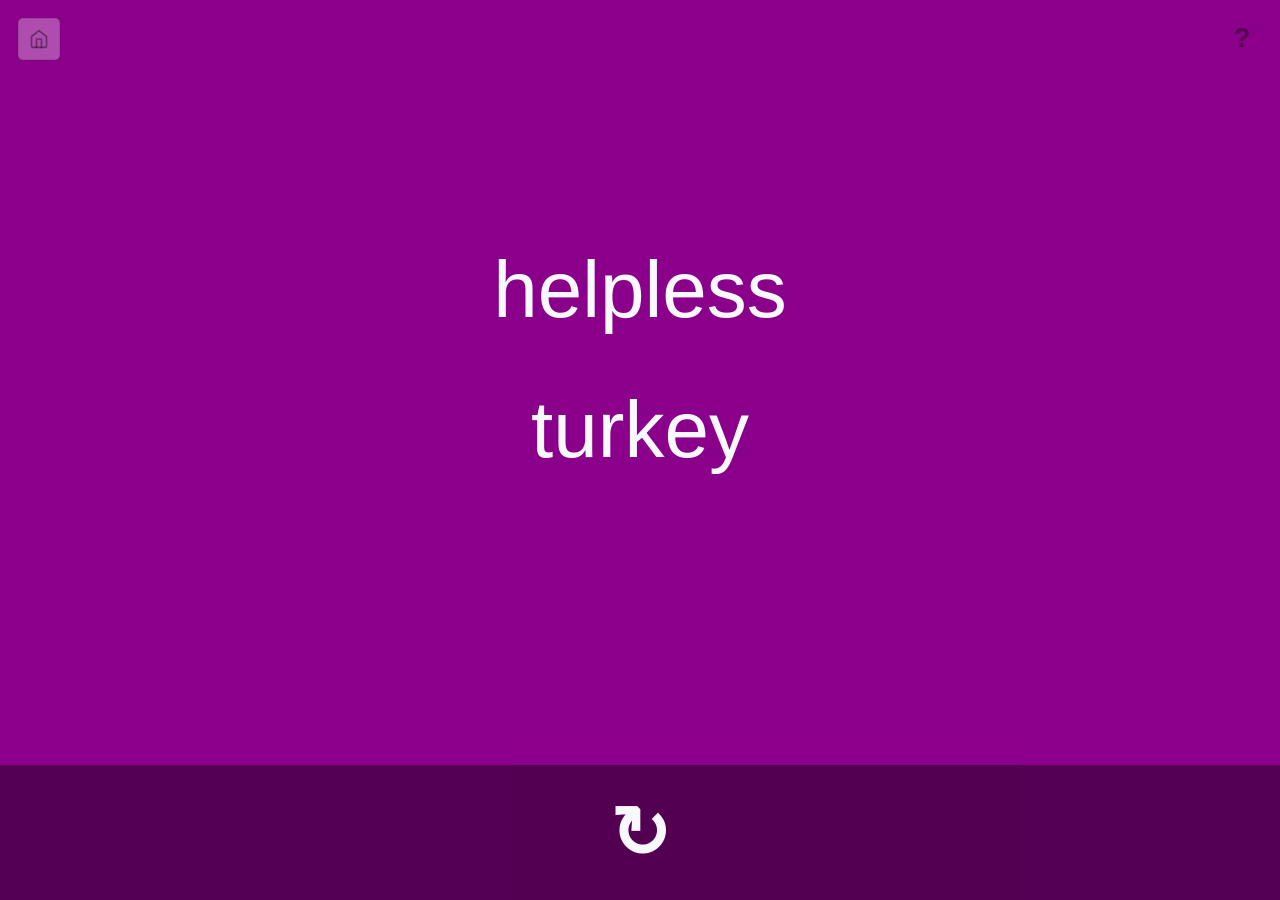
<file: Prompt-maker/creative-spark.html>
<!DOCTYPE html>
<html>

<head>
    <meta charset="utf-8" />
    <meta name="viewport" content="width=device-width, initial-scale=1.0, maximum-scale=1.0, user-scalable=no" />
    <meta http-equiv="X-UA-Compatible" content="IE=edge,chrome=1" />
    <meta name="description" content="Get creative two-word prompts to spark inspiration and break through creative blocks. Random word combinations for artists and creators." />
    <title>Creative Spark - dodill</title>
    <link rel="stylesheet" href="main.css" />
    <script type="text/javascript" src="jquery-1.11.2.min.js"></script>
    <script type="text/javascript" src="words.js"></script>
    <script type="text/javascript" src="color.js"></script>
</head>

<body onload="getDesc();start();">
    <div id="BG">
        <a href="../tools/index.html" class="home-link">
            <svg width="20" height="20" viewBox="0 0 24 24" fill="none" stroke="currentColor" stroke-width="2" stroke-linecap="round" stroke-linejoin="round">
                <path d="M3 9l9-7 9 7v11a2 2 0 0 1-2 2H5a2 2 0 0 1-2-2z"></path>
                <polyline points="9 22 9 12 15 12 15 22"></polyline>
            </svg>
        </a>
        <a href="#LB" class="info-link">?</a>
        <a href="#" class="lightbox" id="LB">
            <div class="lightbox-content">
                <h2>About</h2>
                <p>
                    Sometimes creativity needs a spark. DODILL gives you two random words and infinite possibilities.
                </p>
                <p>
                    Write a story. Sketch a scene. Compose a haiku. Start a conversation. The only rule is to create something uniquely yours.
                </p>
                <p>
                    Tap the refresh button for new inspiration whenever you need it.
                </p>
                <h2 class="close-btn">Close</h2>
            </div>
        </a>
        <div class="results">
            <div class="desc"></div>
            <div class="noun"></div>
        </div>
        <button onclick="getDesc();start();"><span>↻</span></button>
    </div>
</body>

</html>
</file>
<file: css/site.css>
/* Dan Baroody portfolio
   IBM Plex Mono for the voice: name, headings, nav, labels, spec marks.
   IBM Plex Sans (same superfamily) for reading.
   The one loud element: redline spec marks in the hero. */

@font-face { font-family: "Plex Mono"; src: url("../fonts/ibm-plex-mono-latin-400-normal.woff2") format("woff2"); font-weight: 400; font-display: swap; }
@font-face { font-family: "Plex Mono"; src: url("../fonts/ibm-plex-mono-latin-500-normal.woff2") format("woff2"); font-weight: 500; font-display: swap; }
@font-face { font-family: "Plex Mono"; src: url("../fonts/ibm-plex-mono-latin-600-normal.woff2") format("woff2"); font-weight: 600; font-display: swap; }
@font-face { font-family: "Plex Sans"; src: url("../fonts/ibm-plex-sans-latin-wght-normal.woff2") format("woff2"); font-weight: 100 700; font-style: normal; font-display: swap; }
@font-face { font-family: "Plex Sans"; src: url("../fonts/ibm-plex-sans-latin-wght-italic.woff2") format("woff2"); font-weight: 100 700; font-style: italic; font-display: swap; }

:root {
  --paper: #f5f6f4;
  --surface: #ffffff;
  --ink: #161a22;
  --ink-2: #4a5160;
  --rule: #d3d7dd;
  --redline: #d1352a;
  --link: #1d4fd8;

  --step--1: 0.875rem;
  --step-0: 1.0625rem;
  --step-1: 1.3125rem;
  --step-2: 1.75rem;
  --step-3: clamp(2.25rem, 1.4rem + 3.6vw, 4.5rem);

  --gutter: clamp(16px, 4vw, 48px);
  --max: 1200px;
  --measure: 34rem;
  --mono: "Plex Mono", ui-monospace, Menlo, monospace;
  --sans: "Plex Sans", system-ui, sans-serif;
}

@media (prefers-color-scheme: dark) {
  :root:not([data-theme="light"]) {
    --paper: #14171c;
    --surface: #1c2027;
    --ink: #eef0f3;
    --ink-2: #a8b0bd;
    --rule: #333a45;
    --redline: #ff6a5c;
    --link: #8fb0ff;
  }
}
:root[data-theme="dark"] {
  --paper: #14171c;
  --surface: #1c2027;
  --ink: #eef0f3;
  --ink-2: #a8b0bd;
  --rule: #333a45;
  --redline: #ff6a5c;
  --link: #8fb0ff;
}

*, *::before, *::after { box-sizing: border-box; }

html { -webkit-text-size-adjust: 100%; }

body {
  margin: 0;
  background: var(--paper);
  color: var(--ink);
  font-family: var(--sans);
  font-size: var(--step-0);
  line-height: 1.55;
  font-weight: 400;
}

img { max-width: 100%; height: auto; display: block; }

a { color: var(--link); text-underline-offset: 0.18em; text-decoration-thickness: 1px; }
a:hover { text-decoration-thickness: 2px; }
:focus-visible { outline: 2px solid var(--redline); outline-offset: 3px; border-radius: 2px; }

.skip {
  position: absolute; left: -9999px; top: 0;
  background: var(--ink); color: var(--paper); padding: 8px 12px;
}
.skip:focus { left: var(--gutter); top: 8px; z-index: 10; }

.wrap {
  width: 100%;
  max-width: var(--max);
  margin-inline: auto;
  padding-inline: var(--gutter);
}

/* ---------- Site header ---------- */
.site-head {
  display: flex;
  justify-content: space-between;
  align-items: baseline;
  gap: 16px;
  padding-block: 24px;
  font-size: var(--step--1);
}
.site-head .name { font-family: var(--mono); font-weight: 600; color: var(--ink); text-decoration: none; }
.site-head nav { display: flex; gap: 20px; font-family: var(--mono); }
.site-head nav a { color: var(--ink-2); text-decoration: none; }
.site-head nav a:hover { color: var(--ink); text-decoration: underline; }

/* ---------- Hero with redline spec marks ---------- */
.hero {
  position: relative;
  padding-block: clamp(48px, 9vw, 120px) clamp(56px, 8vw, 104px);
}
.hero h1 {
  font-family: var(--mono);
  margin: 0;
  font-size: var(--step-3);
  font-weight: 600;
  line-height: 0.98;
  letter-spacing: -0.035em;
}
.hero .lede {
  position: relative;
  margin: 48px 0 0;
  max-width: var(--measure);
  font-size: var(--step-1);
  line-height: 1.45;
  color: var(--ink-2);
}

/* Redlines: decorative spec marks, hidden from assistive tech */
.redline { position: absolute; color: var(--redline); pointer-events: none; }
.redline .num {
  font-family: var(--mono);
  font-size: 0.72rem;
  font-weight: 500;
  line-height: 1;
  background: var(--paper);
  padding: 2px 3px;
}
/* vertical dimension line: the 48px gap between name and lede */
.redline.gap {
  left: -22px;
  top: -48px;
  height: 48px;
  width: 9px;
  border-top: 1px solid currentColor;
  border-bottom: 1px solid currentColor;
}
.redline.gap::before {
  content: "";
  position: absolute;
  left: 4px; top: 0; bottom: 0;
  border-left: 1px solid currentColor;
}
.redline.gap .num { position: absolute; left: 12px; top: 50%; transform: translateY(-50%); }
/* horizontal measure under the lede */
.redline.measure {
  left: 0; right: 0; bottom: -20px;
  height: 9px;
  border-left: 1px solid currentColor;
  border-right: 1px solid currentColor;
}
.redline.measure::before {
  content: "";
  position: absolute;
  top: 4px; left: 0; right: 0;
  border-top: 1px solid currentColor;
}
.redline.measure .num { position: absolute; left: 50%; top: 50%; transform: translate(-50%, -50%); }

.hero .redline { opacity: 0; transition: opacity 600ms ease 500ms; }
.hero.ready .redline { opacity: 1; }
@media (prefers-reduced-motion: reduce) {
  .hero .redline { transition: none; opacity: 1; }
}
@media (max-width: 560px) {
  .redline.gap { left: auto; right: 0; }
  .redline.gap .num { left: auto; right: 12px; }
}

/* ---------- Work list ---------- */
.section-title {
  font-family: var(--mono);
  margin: 0 0 32px;
  font-size: var(--step-2);
  font-weight: 600;
  letter-spacing: -0.01em;
}
.work { border-top: 1px solid var(--rule); padding-top: 56px; }

.project {
  display: grid;
  grid-template-columns: minmax(0, 4fr) minmax(0, 8fr);
  gap: 24px 48px;
  padding-block: 40px 64px;
  border-bottom: 1px solid var(--rule);
}
.project:last-of-type { border-bottom: 0; }
.project-text h3 {
  font-family: var(--mono);
  margin: 0;
  font-size: var(--step-2);
  font-weight: 600;
  line-height: 1.15;
}
.project-text h3 a { color: inherit; text-decoration: none; }
.project-text h3 a:hover { text-decoration: underline; text-decoration-thickness: 2px; }
.project-text .role { margin: 6px 0 16px; color: var(--ink-2); font-size: var(--step--1); }
.project-text p { margin: 0 0 16px; max-width: var(--measure); }
.links { display: flex; flex-wrap: wrap; gap: 8px 20px; margin: 20px 0 0; padding: 0; list-style: none; font-weight: 600; }

.shot {
  margin: 0;
  background: var(--surface);
  border: 1px solid var(--rule);
  border-radius: 6px;
  overflow: hidden;
}
.shot img { width: 100%; }
.shot a { display: block; }

.placeholder {
  display: grid;
  place-items: center;
  aspect-ratio: 16 / 10;
  border: 1px dashed var(--rule);
  border-radius: 6px;
  color: var(--ink-2);
  font-size: var(--step--1);
  text-align: center;
  padding: 24px;
}

@media (max-width: 820px) {
  .project { grid-template-columns: 1fr; }
  .project-media { order: -1; }
}

/* ---------- About / contact ---------- */
.about {
  border-top: 1px solid var(--rule);
  padding-block: 56px 80px;
  display: grid;
  grid-template-columns: minmax(0, 4fr) minmax(0, 8fr);
  gap: 24px 48px;
}
.about p { margin: 0 0 16px; max-width: var(--measure); }
.contact { list-style: none; margin: 24px 0 0; padding: 0; display: grid; gap: 6px; }
@media (max-width: 820px) { .about { grid-template-columns: 1fr; } }

.site-foot {
  border-top: 1px solid var(--rule);
  padding-block: 24px 40px;
  color: var(--ink-2);
  font-size: var(--step--1);
}

.tall { max-height: 1100px; overflow: hidden; }

.hero .title {
  display: block;
  margin-top: 0.12em;
  font-weight: 400;
  color: var(--ink-2);
  letter-spacing: -0.03em;
}
.project-text .role, .cs-meta dt, .links { font-family: var(--mono); }
.project-text .role, .cs-meta dt { font-size: 0.8125rem; }
.links { font-weight: 500; font-size: 0.9375rem; }

/* ---------- Solutions log ---------- */
.solutions { border-top: 1px solid var(--rule); padding-top: 56px; padding-bottom: 40px; }
.solutions-head { display: flex; flex-wrap: wrap; align-items: baseline; justify-content: space-between; gap: 8px 32px; margin-bottom: 32px; }
.solutions-head .section-title { margin: 0; }
.solutions-head p { margin: 0; color: var(--ink-2); max-width: 30rem; }

.fix-cols, .fix > summary {
  display: grid;
  grid-template-columns: minmax(0, 7fr) minmax(0, 3fr) minmax(0, 2fr) 1.5rem;
  gap: 24px;
  align-items: baseline;
}
.fix-cols {
  font-family: var(--mono);
  font-size: 0.8125rem;
  color: var(--ink-2);
  padding-bottom: 10px;
  border-bottom: 1px solid var(--ink);
}
.fix { border-bottom: 1px solid var(--rule); }
.fix > summary {
  list-style: none;
  cursor: pointer;
  padding-block: 20px;
}
.fix > summary::-webkit-details-marker { display: none; }
.fix > summary::after {
  content: "+";
  font-family: var(--mono);
  font-size: 1.25rem;
  line-height: 1;
  color: var(--ink-2);
  justify-self: end;
}
.fix[open] > summary::after { content: "\2212"; color: var(--redline); }
.fix > summary:hover .fix-problem { text-decoration: underline; text-decoration-thickness: 1px; text-underline-offset: 0.2em; }

.fix-problem {
  font-family: var(--mono);
  font-weight: 500;
  font-size: clamp(1.05rem, 0.95rem + 0.5vw, 1.3rem);
  line-height: 1.35;
  letter-spacing: -0.01em;
}
.fix-solution { font-weight: 600; }
.fix-where { font-family: var(--mono); font-size: 0.875rem; color: var(--ink-2); }

.fix-body {
  display: grid;
  grid-template-columns: minmax(0, 4fr) minmax(0, 8fr);
  gap: 24px 48px;
  padding: 4px 0 40px;
}
.fix-text p { margin: 0 0 12px; max-width: var(--measure); }
.fix-text .links { margin-top: 12px; }
.fix-media .tall { max-height: 640px; }

@media (max-width: 820px) {
  .fix-cols { display: none; }
  .fix > summary {
    grid-template-columns: minmax(0, 1fr) 1.5rem;
    gap: 6px 16px;
  }
  .fix-problem { grid-column: 1; }
  .fix > summary::after { grid-column: 2; grid-row: 1; }
  .fix-solution, .fix-where { grid-column: 1; }
  .fix-solution::after { content: ""; }
  .fix-body { grid-template-columns: 1fr; }
}

.gallery { display: grid; gap: 16px; }
.gallery .half { max-width: 50%; }
@media (max-width: 820px) { .gallery .half { max-width: 100%; } }

/* ---------- Multi-page additions ---------- */
.site-head nav a[aria-current="page"] { color: var(--ink); text-decoration: underline; text-decoration-color: var(--redline); text-decoration-thickness: 2px; }

.page-head { padding-block: clamp(40px, 7vw, 88px) 40px; }
.page-head h1 {
  margin: 0;
  font-family: var(--mono);
  font-size: var(--step-3);
  font-weight: 600;
  line-height: 1;
  letter-spacing: -0.035em;
}
.page-head p { margin: 20px 0 0; max-width: var(--measure); font-size: var(--step-1); line-height: 1.45; color: var(--ink-2); }

/* Home: where to go next */
.doors { border-top: 1px solid var(--ink); margin: 0; padding: 0; list-style: none; }
.doors li { border-bottom: 1px solid var(--rule); }
.doors a {
  display: grid;
  grid-template-columns: minmax(0, 4fr) minmax(0, 8fr);
  gap: 8px 48px;
  align-items: baseline;
  padding-block: 28px;
  color: inherit;
  text-decoration: none;
}
.doors .door-name {
  font-family: var(--mono);
  font-weight: 600;
  font-size: var(--step-2);
  letter-spacing: -0.02em;
}
.doors .door-desc { color: var(--ink-2); max-width: var(--measure); }
.doors a:hover .door-name { text-decoration: underline; text-decoration-color: var(--redline); text-decoration-thickness: 2px; text-underline-offset: 0.18em; }
@media (max-width: 820px) { .doors a { grid-template-columns: 1fr; } }
.home-doors { padding-bottom: 64px; }

/* Tools page reuses .project rows */
.tools-list { border-top: 1px solid var(--ink); }
.tools-list .project { padding-block: 40px; }
.note { color: var(--ink-2); font-size: var(--step--1); max-width: var(--measure); }

/* Footer links */
.site-foot { display: flex; flex-wrap: wrap; justify-content: space-between; gap: 12px 24px; }
.site-foot p { margin: 0; }
.foot-links { display: flex; flex-wrap: wrap; gap: 8px 20px; margin: 0; padding: 0; list-style: none; font-family: var(--mono); }
.foot-links a { color: var(--ink-2); }

/* Consent banner */
.consent {
  position: fixed; left: 16px; right: 16px; bottom: 16px; z-index: 20;
  max-width: 720px; margin-inline: auto;
  display: flex; flex-wrap: wrap; align-items: center; justify-content: space-between; gap: 12px 20px;
  padding: 14px 18px;
  background: var(--ink); color: var(--paper);
  border-radius: 6px;
  font-size: var(--step--1);
}
.consent p { margin: 0; }
.consent a { color: inherit; }
.consent-actions { display: flex; gap: 8px; }
/* banner sits on ink, so its buttons are the inverse of the page buttons */
.consent .btn { color: var(--paper); background: transparent; border-color: var(--paper); }
.consent .btn:hover { background: color-mix(in srgb, var(--paper) 12%, transparent); color: var(--paper); }
.consent .btn-primary { color: var(--ink); background: var(--paper); }
.consent .btn-primary:hover { color: var(--ink); background: color-mix(in srgb, var(--paper) 85%, var(--ink)); }

/* Resume */
.resume { padding-bottom: 72px; }
.resume-actions { display: flex; flex-wrap: wrap; gap: 8px 20px; margin: 24px 0 0; padding: 0; list-style: none; font-family: var(--mono); font-weight: 500; }
.resume-summary { max-width: 44rem; font-size: var(--step-1); line-height: 1.5; margin: 0 0 48px; }
.resume-grid { display: grid; grid-template-columns: minmax(0, 8fr) minmax(0, 4fr); gap: 32px 64px; }
@media (max-width: 820px) { .resume-grid { grid-template-columns: 1fr; } }
.resume h2 {
  font-family: var(--mono); font-size: 1rem; font-weight: 600;
  color: var(--ink-2); margin: 0 0 16px; padding-bottom: 8px; border-bottom: 1px solid var(--ink);
}
.job { margin-bottom: 32px; }
.job h3 { margin: 0; font-size: 1.125rem; font-weight: 600; }
.job .meta { margin: 2px 0 10px; font-family: var(--mono); font-size: 0.8125rem; color: var(--ink-2); }
.job ul { margin: 0; padding-left: 1.1em; }
.job li { margin-bottom: 6px; max-width: var(--measure); }
.side-block { margin-bottom: 32px; }
.side-block h3 { margin: 16px 0 4px; font-size: 0.9375rem; font-weight: 600; }
.side-block p { margin: 0 0 12px; }
.side-block ul { margin: 0; padding: 0; list-style: none; }
.side-block li { margin-bottom: 2px; }

@media print {
  :root { --paper: #fff; --ink: #000; --ink-2: #333; --rule: #bbb; }
  @page { size: letter; margin: 0.42in 0.5in; }
  body { font-size: 9.2pt; line-height: 1.3; }
  .skip, .site-head, .site-foot, .resume-actions, .consent, .no-print { display: none !important; }
  .wrap { max-width: none; padding: 0; }
  .page-head { padding: 0 0 6pt; }
  .page-head h1 { font-size: 22pt; }
  .page-head p { font-size: 9.6pt; margin-top: 4pt; color: #000; }
  .print-contact { display: block !important; }
  .resume-summary { font-size: 9.6pt; margin-bottom: 9pt; max-width: none; }
  .resume-grid { grid-template-columns: 70% 1fr; gap: 0 22pt; }
  .resume h2 { font-size: 9pt; margin-bottom: 6pt; padding-bottom: 3pt; }
  .job { margin-bottom: 7pt; break-inside: avoid; }
  .job h3 { font-size: 10.5pt; }
  .job .meta { margin-bottom: 3pt; font-size: 8.5pt; }
  .job li { margin-bottom: 1pt; max-width: none; }
  .side-block { margin-bottom: 10pt; }
  .side-block h3 { margin-top: 6pt; font-size: 9.5pt; }
  .side-block p { margin-bottom: 4pt; }
  a { color: #000; text-decoration: none; }
}
.print-contact { display: none; }

.prose { max-width: 44rem; padding-bottom: 72px; }
.prose h2 { font-family: var(--mono); font-size: 1.125rem; font-weight: 600; margin: 32px 0 8px; }
.prose p, .prose ul { margin: 0 0 12px; }
.tool-name { margin: 0 0 12px; font-family: var(--mono); font-size: var(--step-2); font-weight: 600; line-height: 1.15; }
.tool-name a { color: inherit; text-decoration: none; }
.tool-name a:hover { text-decoration: underline; text-decoration-color: var(--redline); }
.page-head .note { font-size: var(--step--1); margin-top: 12px; }
.solutions-page .solutions, main > .solutions { border-top: 0; padding-top: 0; }

/* ---------- Caprasimo display headings ---------- */
@font-face { font-family: "Caprasimo"; src: url("../fonts/caprasimo-latin-400-normal.woff2") format("woff2"); font-weight: 400; font-display: swap; }
:root { --display: "Caprasimo", Georgia, serif; }

.hero h1,
.page-head h1,
.section-title,
.doors .door-name {
  font-family: var(--display);
  font-weight: 400;
  letter-spacing: -0.01em;
}
.hero h1 { line-height: 1.02; }
.hero h1 .title { font-family: var(--mono); font-weight: 400; letter-spacing: -0.03em; font-size: 0.82em; }
.page-head h1 { line-height: 1.05; }

/* ---------- Page colors ---------- */
:root {
  --c-portfolio: #0e7c7b;
  --c-tools: #b45309;
  --c-resume: #6b46c1;
  --accent: var(--redline);
}
@media (prefers-color-scheme: dark) {
  :root:not([data-theme="light"]) { --c-portfolio: #4fd1c5; --c-tools: #f6ad55; --c-resume: #b794f4; }
}
:root[data-theme="dark"] { --c-portfolio: #4fd1c5; --c-tools: #f6ad55; --c-resume: #b794f4; }

.page-portfolio { --accent: var(--c-portfolio); }
.page-tools { --accent: var(--c-tools); }
.page-resume { --accent: var(--c-resume); }

/* Each nav link hovers in its own page color */
.site-head nav a { transition: color 150ms ease; }
.site-head nav a.nav-portfolio:hover, .site-head nav a.nav-portfolio[aria-current="page"] { color: var(--c-portfolio); text-decoration-color: var(--c-portfolio); }
.site-head nav a.nav-tools:hover, .site-head nav a.nav-tools[aria-current="page"] { color: var(--c-tools); text-decoration-color: var(--c-tools); }
.site-head nav a.nav-resume:hover, .site-head nav a.nav-resume[aria-current="page"] { color: var(--c-resume); text-decoration-color: var(--c-resume); }
.site-head nav a:hover { text-decoration: underline; text-decoration-thickness: 2px; text-underline-offset: 0.25em; }

/* Home rows pick up the color of where they lead */
.doors a[href*="portfolio/"]:hover .door-name { color: var(--c-portfolio); text-decoration-color: var(--c-portfolio); }
.doors a[href*="tools/"]:hover .door-name { color: var(--c-tools); text-decoration-color: var(--c-tools); }
.doors a[href*="resume/"]:hover .door-name { color: var(--c-resume); text-decoration-color: var(--c-resume); }

/* Very muted wash of the page color, fading into the paper */
body.page-portfolio, body.page-tools, body.page-resume {
  background:
    linear-gradient(180deg,
      color-mix(in srgb, var(--accent) 10%, var(--paper)) 0,
      color-mix(in srgb, var(--accent) 4%, var(--paper)) 420px,
      var(--paper) 900px) no-repeat,
    var(--paper);
}
/* Home blends all three */
body.page-home {
  background:
    radial-gradient(60rem 36rem at 8% -10%, color-mix(in srgb, var(--c-portfolio) 9%, transparent), transparent 70%),
    radial-gradient(50rem 32rem at 70% -14%, color-mix(in srgb, var(--c-tools) 8%, transparent), transparent 70%),
    radial-gradient(56rem 34rem at 100% 20%, color-mix(in srgb, var(--c-resume) 7%, transparent), transparent 70%),
    var(--paper);
  background-repeat: no-repeat;
}
.page-portfolio .fix[open] > summary::after { color: var(--accent); }
@media print { body { background: #fff !important; } }

/* ---------- Taller display headings ---------- */
.hero h1 { font-size: calc(var(--step-3) * 1.12); }
.page-head h1 { font-size: calc(var(--step-3) * 1.12); }
.section-title { font-size: calc(var(--step-2) * 1.12); }
.doors .door-name { font-size: calc(var(--step-2) * 1.12); }

/* ---------- Velvet texture ---------- */
body::before {
  content: "";
  position: fixed;
  inset: 0;
  z-index: -1;
  pointer-events: none;
  background-image: url("../images/velvet.png");
  background-size: 256px 256px;
  mix-blend-mode: overlay;
  opacity: 0.4;
}
:root[data-theme="dark"] body::before { opacity: 0.32; }
@media (prefers-color-scheme: dark) { :root:not([data-theme="light"]) body::before { opacity: 0.32; } }
@media print { body::before { display: none; } }

/* ---------- Theme switch ---------- */
.site-head nav { align-items: center; }
.theme-toggle {
  display: inline-flex; align-items: center; gap: 6px;
  font: 400 0.875rem var(--mono);
  color: var(--ink-2);
  background: transparent;
  border: 1px solid var(--rule);
  border-radius: 999px;
  padding: 4px 10px 4px 8px;
  cursor: pointer;
}
.theme-toggle:hover { color: var(--ink); border-color: var(--ink-2); }
.theme-toggle .icon-sun { display: none; }
:root[data-theme="dark"] .theme-toggle .icon-sun { display: block; }
:root[data-theme="dark"] .theme-toggle .icon-moon { display: none; }
@media (prefers-color-scheme: dark) {
  :root:not([data-theme="light"]) .theme-toggle .icon-sun { display: block; }
  :root:not([data-theme="light"]) .theme-toggle .icon-moon { display: none; }
}
@media (max-width: 560px) {
  .site-head { flex-wrap: wrap; }
  .site-head nav { gap: 14px; }
  .theme-toggle .theme-word { display: none; }
}
/* Smooth the swap, but not for people who prefer less motion */
@media (prefers-reduced-motion: no-preference) {
  body, .site-head nav a, .doors a, .fix, .shot { transition: background-color 200ms ease, color 200ms ease, border-color 200ms ease; }
}

.tools-list { border-top: 0; }
.tools-list .project:first-child { border-top: 1px solid var(--ink); }
@media print { .page-head h1 { font-size: 22pt; } }

/* Home header: just the theme switch, top right */
.site-head-home { justify-content: flex-end; }

/* Slanted screenshot stacks (transparent PNG/WebP with built-in shadow) */
.stack { margin: 0; }
.stack img { width: 100%; height: auto; }
.fix-media .stack { max-width: 760px; }

/* Home: no rules between the section links */
.page-home .doors { border-top: 0; }
.page-home .doors li { border-bottom: 0; }
.page-home .doors a { padding-block: 18px; }

/* Portfolio rows: + turns into × when open */
.fix > summary::after { content: "+" !important; display: inline-block; transition: transform 300ms cubic-bezier(.2,.7,.2,1), color 200ms ease; }
.fix[open]:not(.is-closing) > summary::after { transform: rotate(45deg); color: var(--accent); }
.fix > summary:focus-visible { outline-offset: 6px; }
@media (prefers-reduced-motion: reduce) { .fix > summary::after { transition: none; } }

/* ---------- Case study windows ---------- */
.link-button {
  font: inherit; font-family: var(--mono); font-weight: 500;
  color: var(--link); background: none; border: 0; padding: 0; cursor: pointer;
  text-decoration: underline; text-underline-offset: 0.18em; text-decoration-thickness: 1px;
}
.link-button:hover { text-decoration-thickness: 2px; }
html.modal-open { overflow: hidden; }

dialog.case {
  width: min(1120px, calc(100vw - 32px));
  max-height: calc(100dvh - 32px);
  padding: 0;
  border: 1px solid var(--rule);
  border-radius: 10px;
  background: var(--paper);
  color: var(--ink);
  box-shadow: 0 30px 80px rgba(10, 14, 24, 0.35);
  overflow: hidden;
}
dialog.case::backdrop { background: rgba(10, 14, 24, 0.55); backdrop-filter: blur(3px); }
.case-inner { max-height: calc(100dvh - 34px); overflow-y: auto; overscroll-behavior: contain; }
.case-head {
  position: sticky; top: 0; z-index: 2;
  display: flex; justify-content: space-between; align-items: flex-start; gap: 16px;
  padding: 22px 28px 16px;
  background: var(--paper);
  border-bottom: 1px solid var(--rule);
}
.case-head h2 { margin: 2px 0 0; font-family: var(--display); font-weight: 400; font-size: clamp(1.6rem, 1.2rem + 1.6vw, 2.4rem); line-height: 1.05; }
.case-where { margin: 0; font-family: var(--mono); font-size: 0.8125rem; color: var(--ink-2); }
.case-close {
  flex: none; display: grid; place-items: center; width: 40px; height: 40px;
  border: 1px solid var(--rule); border-radius: 999px; background: transparent; color: var(--ink); cursor: pointer;
}
.case-close:hover { border-color: var(--ink-2); }

.carousel { padding: 20px 28px 8px; }
.carousel-track {
  display: grid; grid-auto-flow: column; grid-auto-columns: 100%;
  overflow-x: auto; scroll-snap-type: x mandatory; scrollbar-width: none;
  border-radius: 8px;
}
.carousel-track::-webkit-scrollbar { display: none; }
.carousel-slide { margin: 0; scroll-snap-align: start; padding: 0 2px; }
.carousel-slide img {
  width: 100%; height: auto; max-height: 62dvh; object-fit: contain;
  background: var(--surface); border: 1px solid var(--rule); border-radius: 8px;
}
.carousel-slide figcaption { margin-top: 12px; max-width: 46rem; color: var(--ink-2); font-size: var(--step--1); line-height: 1.5; }
.carousel-slide figcaption strong { color: var(--ink); }
.carousel-controls { display: flex; align-items: center; gap: 12px; margin-top: 14px; font-family: var(--mono); font-size: 0.875rem; color: var(--ink-2); }
.carousel-btn {
  display: grid; place-items: center; width: 36px; height: 36px;
  border: 1px solid var(--rule); border-radius: 999px; background: transparent; color: var(--ink); cursor: pointer;
}
.carousel-btn:hover:not(:disabled) { border-color: var(--accent); color: var(--accent); }
.carousel-btn:disabled { opacity: 0.35; cursor: default; }

.case-body { display: grid; grid-template-columns: minmax(0, 5fr) minmax(0, 7fr); gap: 24px 48px; padding: 20px 28px 32px; }
.case-body h3 { margin: 0 0 8px; font-family: var(--mono); font-size: 1rem; font-weight: 600; }
.case-body p { margin: 0; }
.case-body ul { margin: 0; padding-left: 1.1em; }
.case-body li { margin-bottom: 8px; }
@media (max-width: 820px) {
  .case-body { grid-template-columns: 1fr; }
  .case-head, .carousel, .case-body { padding-inline: 18px; }
}

@media (prefers-reduced-motion: no-preference) {
  dialog.case[open] { animation: case-in 260ms cubic-bezier(.2,.7,.2,1); }
  dialog.case[open]::backdrop { animation: fade-in 260ms ease; }
  dialog.case.is-closing { animation: case-out 180ms ease forwards; }
  dialog.case.is-closing::backdrop { animation: fade-out 180ms ease forwards; }
}
@keyframes case-in { from { opacity: 0; transform: translateY(14px) scale(.985); } }
@keyframes case-out { to { opacity: 0; transform: translateY(10px) scale(.985); } }
@keyframes fade-in { from { opacity: 0; } }
@keyframes fade-out { to { opacity: 0; } }
.gallery.mosaic { grid-template-columns: 1fr 1fr; }
.gallery.mosaic > :first-child { grid-column: 1 / -1; }
@media (max-width: 560px) { .gallery.mosaic { grid-template-columns: 1fr; } }

/* ---------- Buttons ---------- */
.visually-hidden { position: absolute !important; width: 1px; height: 1px; overflow: hidden; clip: rect(0 0 0 0); white-space: nowrap; }
.btn {
  display: inline-flex; align-items: center; gap: 8px;
  min-height: 40px; padding: 8px 16px;
  font: 500 0.9375rem/1.2 var(--mono);
  color: var(--ink);
  background: var(--surface);
  border: 1px solid var(--ink-2);
  border-radius: 999px;
  text-decoration: none;
  cursor: pointer;
  transition: background-color 150ms ease, border-color 150ms ease, color 150ms ease;
}
.btn:hover { border-color: var(--ink); background: color-mix(in srgb, var(--ink) 6%, var(--surface)); text-decoration: none; }
.btn-primary { color: var(--paper); background: var(--ink); border-color: var(--ink); }
.btn-primary:hover { background: color-mix(in srgb, var(--ink) 85%, var(--paper)); border-color: color-mix(in srgb, var(--ink) 85%, var(--paper)); color: var(--paper); }
.btn .btn-ico { flex: none; opacity: .8; }
.links { display: flex; flex-wrap: wrap; gap: 10px; margin: 20px 0 0; padding: 0; list-style: none; font-family: var(--mono); }
.links li { margin: 0; }
.fix-text .links { margin-top: 16px; }
.case-actions { margin-top: 18px !important; }
.resume-actions { gap: 10px; }

/* ---------- Home: selected work ---------- */
.featured { padding-top: 8px; padding-bottom: 56px; }
.featured-head { display: flex; flex-wrap: wrap; align-items: baseline; justify-content: space-between; gap: 12px 24px; margin-bottom: 24px; }
.featured-head .section-title { margin: 0; }
.work-grid { display: grid; grid-template-columns: repeat(4, minmax(0, 1fr)); gap: 20px; margin: 0; padding: 0; list-style: none; }
@media (max-width: 1000px) { .work-grid { grid-template-columns: repeat(2, minmax(0, 1fr)); } }
@media (max-width: 520px) { .work-grid { grid-template-columns: 1fr; } }
.work-card { display: block; color: inherit; text-decoration: none; }
.work-card img {
  width: 100%; aspect-ratio: 16 / 10; object-fit: cover;
  border-radius: 8px; border: 1px solid var(--rule); background: var(--surface);
  transition: transform 200ms ease, box-shadow 200ms ease;
}
.work-card:hover img { transform: translateY(-3px); box-shadow: 0 12px 28px rgba(10, 14, 24, .14); }
.work-title { display: block; margin-top: 12px; font-weight: 600; }
.work-card:hover .work-title { text-decoration: underline; text-decoration-color: var(--c-portfolio); text-decoration-thickness: 2px; text-underline-offset: 0.2em; }
.work-where { display: block; font-family: var(--mono); font-size: 0.8125rem; color: var(--ink-2); }
@media (prefers-reduced-motion: reduce) { .work-card img { transition: none; } .work-card:hover img { transform: none; } }

/* ---------- Home: about with photo, contact ---------- */
.about-side { display: flex; flex-direction: column; gap: 20px; }
.headshot { width: min(220px, 60%); aspect-ratio: 1; border-radius: 50%; object-fit: cover; border: 1px solid var(--rule); }
.cta {
  margin-bottom: 56px; padding: 40px clamp(20px, 4vw, 48px);
  border: 1px solid var(--rule); border-radius: 12px;
  background: color-mix(in srgb, var(--surface) 70%, transparent);
  max-width: calc(var(--max) - 2 * var(--gutter));
}
.cta h2 { margin: 0 0 8px; font-family: var(--display); font-weight: 400; font-size: calc(var(--step-2) * 1.12); }
.cta p { margin: 0; color: var(--ink-2); max-width: var(--measure); }

/* ---------- Portfolio: organize switch ---------- */
.sort { display: flex; flex-wrap: wrap; align-items: center; gap: 8px; margin-top: 24px; font-family: var(--mono); font-size: 0.875rem; }
.sort-label { color: var(--ink-2); margin-right: 4px; }
.sort button {
  font: inherit; padding: 6px 14px; border-radius: 999px; cursor: pointer;
  border: 1px solid var(--rule); background: transparent; color: var(--ink-2);
}
.sort button:hover { border-color: var(--ink-2); color: var(--ink); }
.sort button[aria-pressed="true"] { background: var(--accent); border-color: var(--accent); color: #fff; }
.group-head {
  margin: 36px 0 0; padding-bottom: 8px; border-bottom: 1px solid var(--ink);
  font-family: var(--display); font-weight: 400; font-size: var(--step-1);
}
.group-head span { font-family: var(--mono); font-size: 0.8125rem; color: var(--ink-2); margin-left: 6px; }
.fix-cols + .group-head { margin-top: 12px; }

/* ---------- Small fixes ---------- */
@media (max-width: 560px) { .hero .redline { display: none; } }
.site-foot a { color: var(--ink-2); }
.resume-title { margin: 8px 0 0 !important; font-family: var(--mono); font-size: var(--step-1); color: var(--ink-2); }
@media print { .resume-title { font-size: 11pt; margin-top: 2pt !important; color: #000; } }
@media print {
  body { font-size: 9pt; line-height: 1.28; }
  .page-head { padding-bottom: 4pt; }
  .resume-title { font-size: 10pt; }
  .job { margin-bottom: 6pt; }
}

/* Resume: selected work */
.selected-work { margin-top: 40px; }
.selected-work .sw-note { margin: 0 0 16px; color: var(--ink-2); font-size: var(--step--1); }
.sw-list { list-style: none; margin: 0; padding: 0; display: grid; grid-template-columns: repeat(2, minmax(0, 1fr)); gap: 20px 40px; }
@media (max-width: 820px) { .sw-list { grid-template-columns: 1fr; } }
.sw-list h3 { margin: 0 0 4px; font-size: 1.0625rem; font-weight: 600; }
.sw-list h3 a { color: inherit; text-decoration: underline; text-decoration-color: var(--rule); text-underline-offset: 0.2em; }
.sw-list h3 a:hover { text-decoration-color: var(--accent); text-decoration-thickness: 2px; }
.sw-list h3 span { font-family: var(--mono); font-size: 0.8125rem; font-weight: 400; color: var(--ink-2); margin-left: 6px; }
.sw-list p { margin: 0 0 2px; max-width: var(--measure); }
.sw-list strong { color: var(--accent); font-weight: 600; }
@media print {
  .selected-work { margin-top: 8pt; break-before: auto; }
  .sw-list { gap: 5pt 18pt; }
  .sw-list h3 { font-size: 9.5pt; margin-bottom: 1pt; }
  .sw-list h3 a { text-decoration: none; }
  .sw-list p { font-size: 8.6pt; margin: 0; max-width: none; }
  .sw-list strong { color: #000; }
  .selected-work .sw-note { margin-bottom: 4pt; }
}
</file>
<file: Image-grid/image-grid.css>
* {
    margin: 0;
    padding: 0;
    box-sizing: border-box;
}

body {
    font-family: 'Segoe UI', Tahoma, Geneva, Verdana, sans-serif;
    background: linear-gradient(135deg, #667eea 0%, #764ba2 100%);
    min-height: 100vh;
    padding: 20px;
}

.container {
    max-width: 1400px;
    margin: 0 auto;
    background: white;
    border-radius: 5px;
    padding: 20px;
    box-shadow: 0 20px 60px rgba(0, 0, 0, 0.3);
}

h1 {
    text-align: center;
    color: #333;
    margin-bottom: 15px;
    margin-top: 0;
    font-size: 2.5em;
}

.home-link {
    display: inline-flex;
    align-items: center;
    justify-content: center;
    padding: 10px;
    color: #667eea;
    text-decoration: none;
    font-weight: 600;
    font-size: 0.9rem;
    transition: all 0.3s ease;
    margin-bottom: 10px;
    border: 1px solid rgba(102, 126, 234, 0.3);
    border-radius: 5px;
    background: rgba(102, 126, 234, 0.1);
}

.home-link:hover {
    color: #5568d3;
    background: rgba(102, 126, 234, 0.2);
    border-color: rgba(102, 126, 234, 0.5);
}

.controls {
    display: flex;
    flex-direction: column;
    gap: 15px;
    margin-bottom: 20px;
}

.upload-section {
    text-align: center;
}

.file-name {
    margin-top: 10px;
    color: #667eea;
    font-weight: 600;
    font-size: 0.95em;
}

.upload-btn {
    display: inline-block;
    padding: 12px 24px;
    background: #667eea;
    color: white;
    border-radius: 3px;
    cursor: pointer;
    font-size: 1.1em;
    transition: all 0.3s ease;
}

.upload-btn:hover {
    background: #5568d3;
    transform: translateY(-2px);
    box-shadow: 0 5px 15px rgba(102, 126, 234, 0.4);
}

.settings-section {
    display: grid;
    grid-template-columns: repeat(auto-fit, minmax(250px, 1fr));
    gap: 15px;
    padding: 15px;
    background: #f8f9fa;
    border-radius: 3px;
    align-items: start;
}

.setting-category {
    background: white;
    padding: 12px;
    border-radius: 3px;
    border: 2px solid #e0e0e0;
    display: grid;
    grid-template-columns: 1fr 1fr;
    gap: 12px;
}

.setting-category h3 {
    margin: 0 0 10px 0;
    font-size: 1em;
    color: #667eea;
    font-weight: 600;
    border-bottom: 2px solid #667eea;
    padding-bottom: 6px;
    grid-column: 1 / -1;
    height: 2em;
    display: flex;
    align-items: flex-start;
}

.setting-category .checkbox-group {
    grid-column: 1 / -1;
}

.setting-group {
    display: flex;
    flex-direction: column;
    gap: 4px;
    min-width: 0;
}

.setting-group label {
    font-weight: 600;
    color: #555;
    font-size: 0.9em;
}

.setting-group input,
.setting-group select {
    padding: 8px;
    border: 2px solid #ddd;
    border-radius: 3px;
    font-size: 1em;
    transition: border-color 0.3s ease;
    min-width: 0;
    width: 100%;
}

.setting-group input:focus,
.setting-group select:focus {
    outline: none;
    border-color: #667eea;
}

.setting-group input:disabled {
    background-color: #e9ecef;
    color: #6c757d;
    cursor: not-allowed;
    opacity: 0.6;
}

/* Color picker styling */
.pickr {
    width: 100%;
}

.pickr .pcr-button {
    width: 100%;
    height: 42px;
    border-radius: 3px;
    border: 2px solid #ddd;
    transition: border-color 0.3s ease;
}

.pickr .pcr-button:hover {
    border-color: #667eea;
}

.pcr-app {
    position: fixed !important;
    left: 50% !important;
    top: 50% !important;
    transform: translate(-50%, -50%) !important;
    z-index: 9999 !important;
}

.pcr-app .pcr-swatches > button {
    border-radius: 4px !important;
}

.pcr-app .pcr-interaction .pcr-result {
    border-radius: 4px;
}

.pcr-app .pcr-selection .pcr-color-preview {
    border-radius: 4px;
}

/* Color select with preview */
.color-select-wrapper {
    position: relative;
    width: 100%;
}

.color-select-wrapper select {
    padding-left: 40px;
}

.color-preview {
    position: absolute;
    left: 10px;
    top: 50%;
    transform: translateY(-50%);
    width: 20px;
    height: 20px;
    border-radius: 2px;
    border: 2px solid #ddd;
    pointer-events: none;
    z-index: 1;
}

.checkbox-group {
    display: flex;
    align-items: center;
    gap: 10px;
}

.checkbox-group label {
    display: flex;
    align-items: center;
    gap: 8px;
    font-weight: 600;
    color: #555;
    cursor: pointer;
}

.checkbox-group input[type="checkbox"] {
    width: 18px;
    height: 18px;
    cursor: pointer;
}

.action-buttons {
    display: flex;
    justify-content: center;
    gap: 15px;
    flex-wrap: wrap;
}

.btn {
    padding: 10px 20px;
    border: none;
    border-radius: 3px;
    font-size: 1em;
    font-weight: 600;
    cursor: pointer;
    transition: all 0.3s ease;
    display: flex;
    align-items: center;
    gap: 8px;
}

.btn:disabled {
    opacity: 0.5;
    cursor: not-allowed;
}

.btn-primary {
    background: #667eea;
    color: white;
}

.btn-primary:hover:not(:disabled) {
    background: #5568d3;
    transform: translateY(-2px);
    box-shadow: 0 5px 15px rgba(102, 126, 234, 0.4);
}

.btn-success {
    background: #28a745;
    color: white;
}

.btn-success:hover:not(:disabled) {
    background: #218838;
    transform: translateY(-2px);
    box-shadow: 0 5px 15px rgba(40, 167, 69, 0.4);
}

.btn-secondary {
    background: #6c757d;
    color: white;
}

.btn-secondary:hover:not(:disabled) {
    background: #5a6268;
    transform: translateY(-2px);
    box-shadow: 0 5px 15px rgba(108, 117, 125, 0.4);
}

.canvas-container {
    display: flex;
    justify-content: center;
    align-items: center;
    min-height: 400px;
    background: #f8f9fa;
    border-radius: 3px;
    padding: 15px;
    overflow: auto;
}

#canvas {
    max-width: 100%;
    height: auto;
    box-shadow: 0 5px 20px rgba(0, 0, 0, 0.2);
    border-radius: 2px;
}

.info-section {
    margin-top: 15px;
    text-align: center;
    color: #666;
    font-size: 0.9em;
}

@media (max-width: 768px) {
    .container {
        padding: 20px;
    }

    h1 {
        font-size: 1.8em;
    }

    .settings-section {
        grid-template-columns: 1fr;
    }

    .action-buttons {
        flex-direction: column;
    }

    .btn {
        width: 100%;
        justify-content: center;
    }
}
</file>
<file: Prompt-maker/main.css>
html {
    height: auto;
    margin: 0;
    padding: 0;
    width: 100%;
  }
  body {
    color: ghostwhite;
    font-family: Arial, sans-serif;
    font-size: 1em;
    margin: 0;
    overflow: hidden;
    padding: 0;
    text-align: center;
  }
  #BG{
      height: 100vh;
      padding: 0;

  }
  .results {
    align-items: center;
    display: flex;
    height: 80vh;
    justify-content: center;
    text-align: center;
    width: 100%;
    flex-direction: column;
  }
  .desc,
  .noun {
    font-size: 5em;
    padding: 0.3em;
    text-align: center;
    word-wrap: break-word;
    max-width: 90vw;
  }
  
  @media (max-width: 768px) {
    .desc,
    .noun {
      font-size: clamp(2.5rem, 10vw, 5rem);
      padding: 0.2em;
    }
  }
  
  @media (max-width: 480px) {
    .desc,
    .noun {
      font-size: clamp(2rem, 12vw, 4rem);
      padding: 0.15em;
    }
  }
  
  button {
    background-color: #00000066;
    border: none;
    bottom: 0px;
    cursor: pointer;
    height: 15vh;
    min-height: 60px;
    margin-left: -50%;
    position: fixed;
    outline: none;
    width: 100%;
    -webkit-tap-highlight-color: transparent;
  }
  
  button:active,
  button:focus,
  button:hover {
    background-color: #00000099;
    border: none;
    outline: none;
  }
  button span {
    color: ghostwhite;
    font-size: 8vh;
    font-weight: bold;
    transform: rotate(90deg);
  }
  header {
    color: #00000066;
    font-weight: 300;
    font-size: 3vh;
    letter-spacing: 0.2rem;
    padding-top: 2vh;
    text-transform: uppercase;
    text-align: center;
    
  }
  .home-link {
    position: absolute;
    top: 2vh;
    left: 2vh;
    padding: 10px;
    color: #00000066;
    text-decoration: none;
    font-weight: 600;
    font-size: 2vh;
    transition: all 0.3s ease;
    z-index: 100;
    display: flex;
    align-items: center;
    justify-content: center;
    border: 1px solid rgba(0, 0, 0, 0.1);
    border-radius: 5px;
    background: rgba(255, 255, 255, 0.3);
  }
  .home-link:hover {
    color: #000000cc;
    background: rgba(255, 255, 255, 0.5);
    border-color: rgba(0, 0, 0, 0.2);
  }
  .info-link {
    position: fixed;
    top: 2vh;
    right: 2vh;
    padding: 0;
    color: #00000066;
    text-decoration: none;
    font-weight: 700;
    font-size: 3vh;
    transition: all 0.3s ease;
    z-index: 100;
    width: 40px;
    height: 40px;
    display: flex;
    align-items: center;
    justify-content: center;
    border-radius: 50%;
  }
  .info-link:hover {
    color: #000000cc;
    background-color: #00000022;
  }
  a{
    text-decoration: none;
  }
  .copyright a {
    color: #00000099;
  }
  .copyright {
    color: #00000099;
    font-size: 0.7em;
    margin-top: 4vh;
    opacity: 0.5;
    width: 100%;
  }
  /** LIGHTBOX MARKUP **/

.lightbox {
  display: none;
  position: fixed;
  z-index: 999;
  top: 0;
  left: 0;
  right: 0;
  bottom: 0;
  background: rgba(0, 0, 0, 0.8);
  align-items: center;
  justify-content: center;
  padding: 20px;
  overflow-y: auto;
}

/* Unhide the lightbox when it's the target */
.lightbox:target {
  display: flex;
}

.lightbox-content {
  background: #222;
  color: whitesmoke;
  font-size: 3vh;
  line-height: 1.6em;
  text-align: left;
  padding: 2em;
  border-radius: 8px;
  max-width: 600px;
  width: 100%;
  max-height: 90vh;
  overflow-y: auto;
}

.lightbox-content h2 {
  text-align: center;
  margin: 0 0 1em 0;
}

.lightbox-content .close-btn {
  margin-top: 1.5em;
  cursor: pointer;
}

.lightbox-content ul {
  margin: 1em 0;
  padding-left: 2em;
}

.lightbox-content li {
  margin: 0.5em 0;
}

@media (max-width: 480px) {
  .lightbox {
    padding: 10px;
  }
  .lightbox-content {
    font-size: 2.5vh;
    padding: 1.5em;
  }
}
</file>
